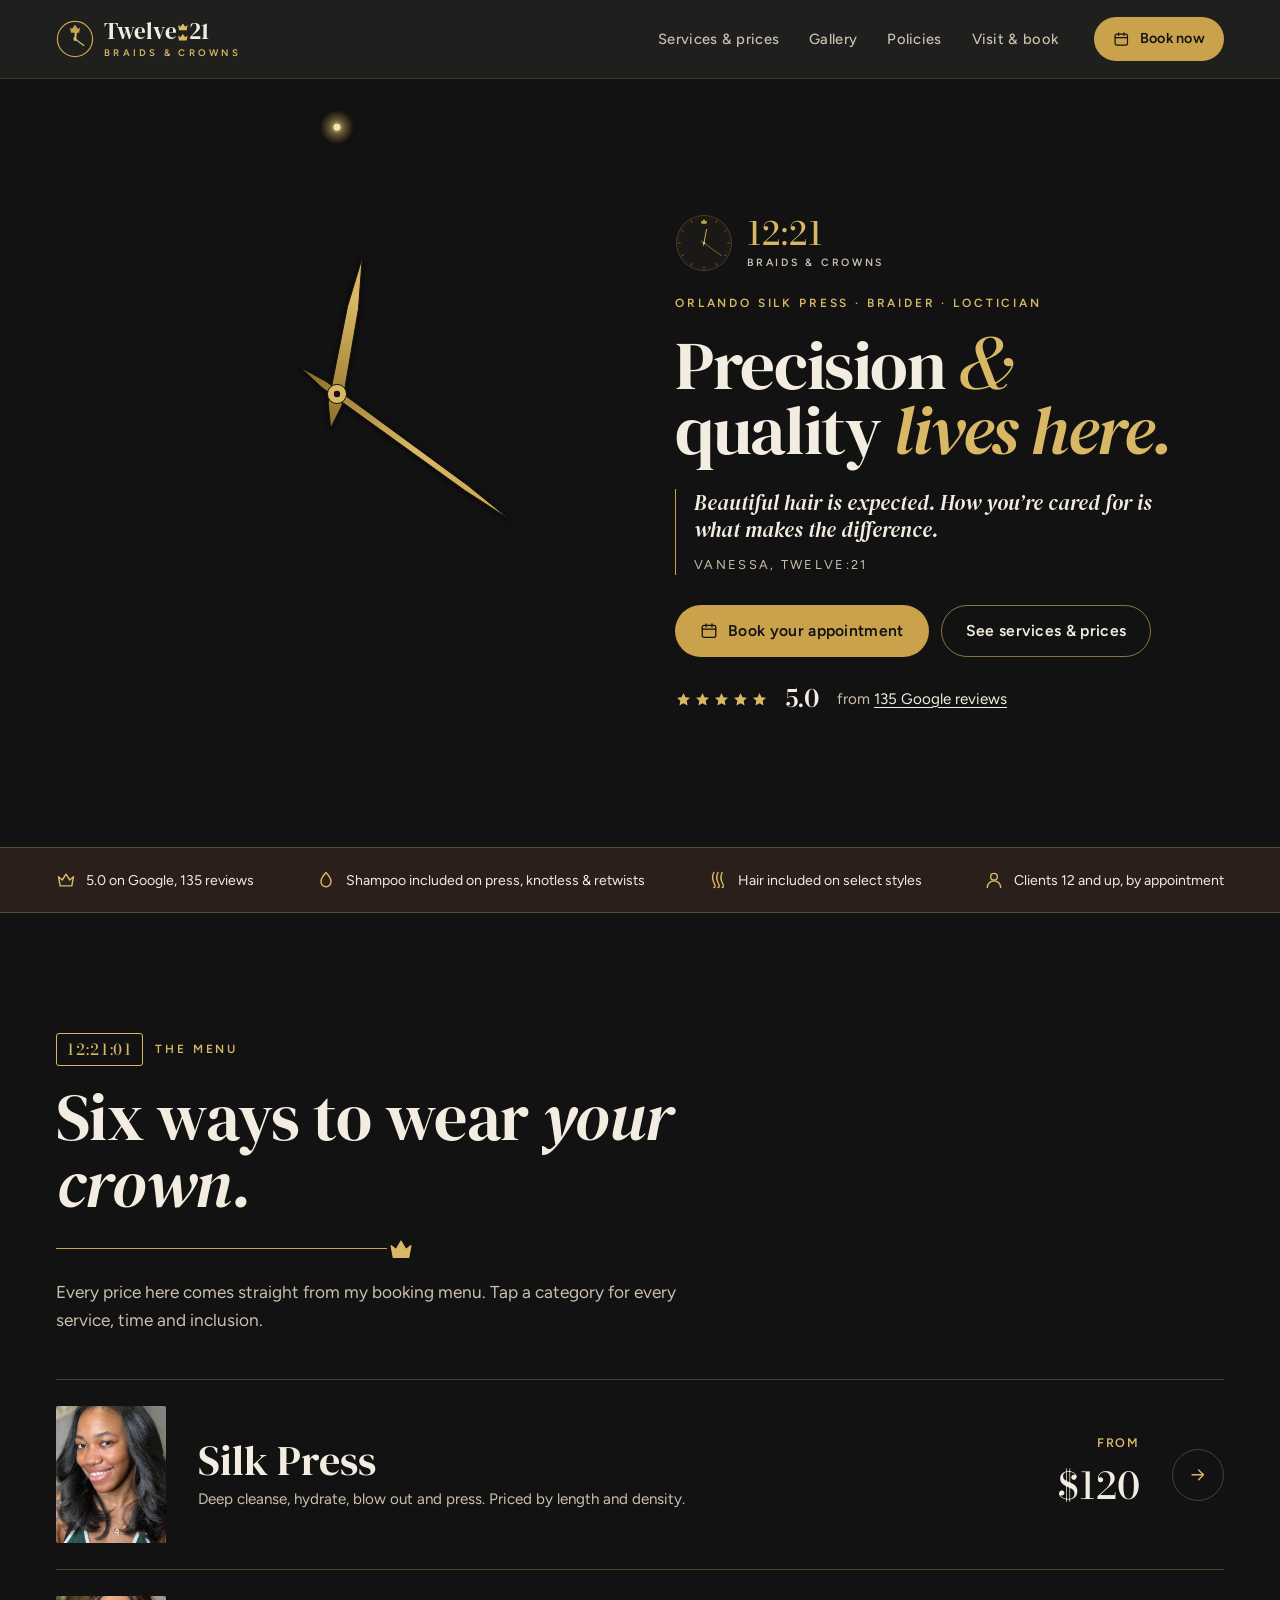
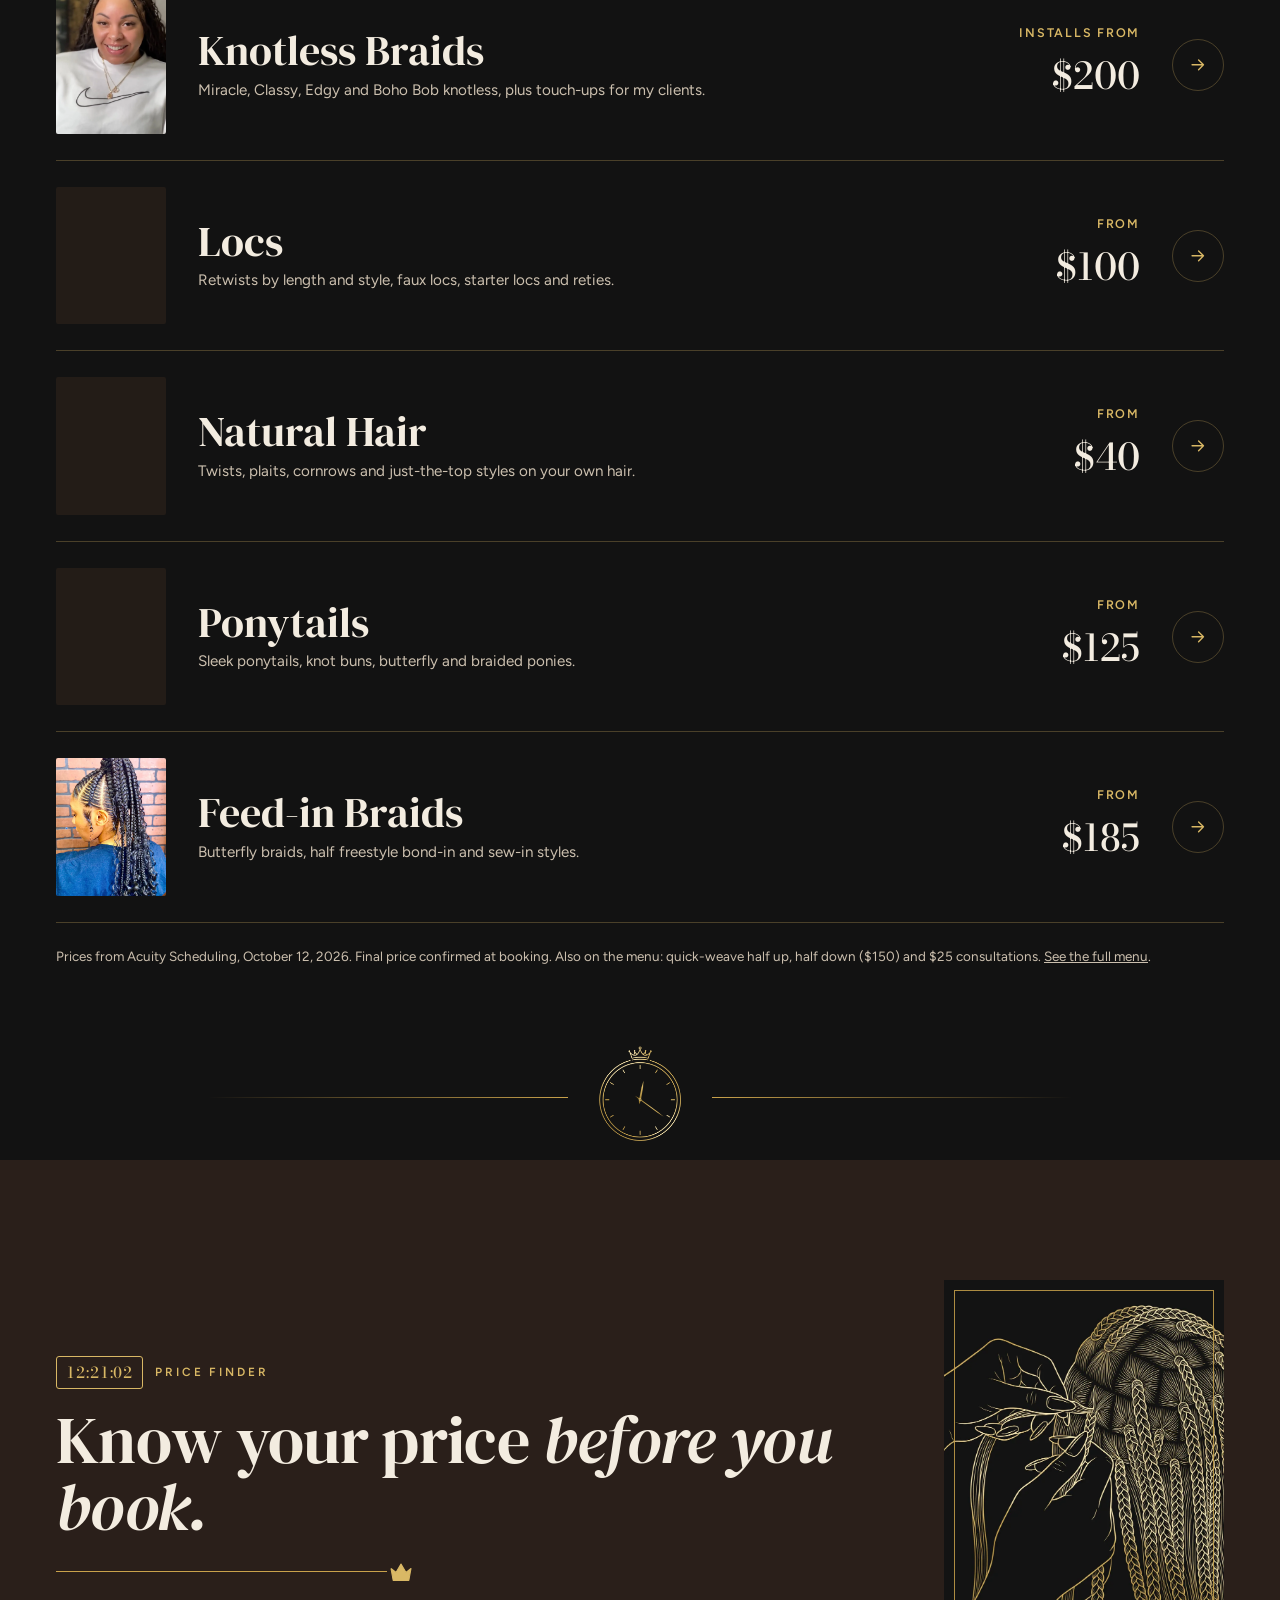
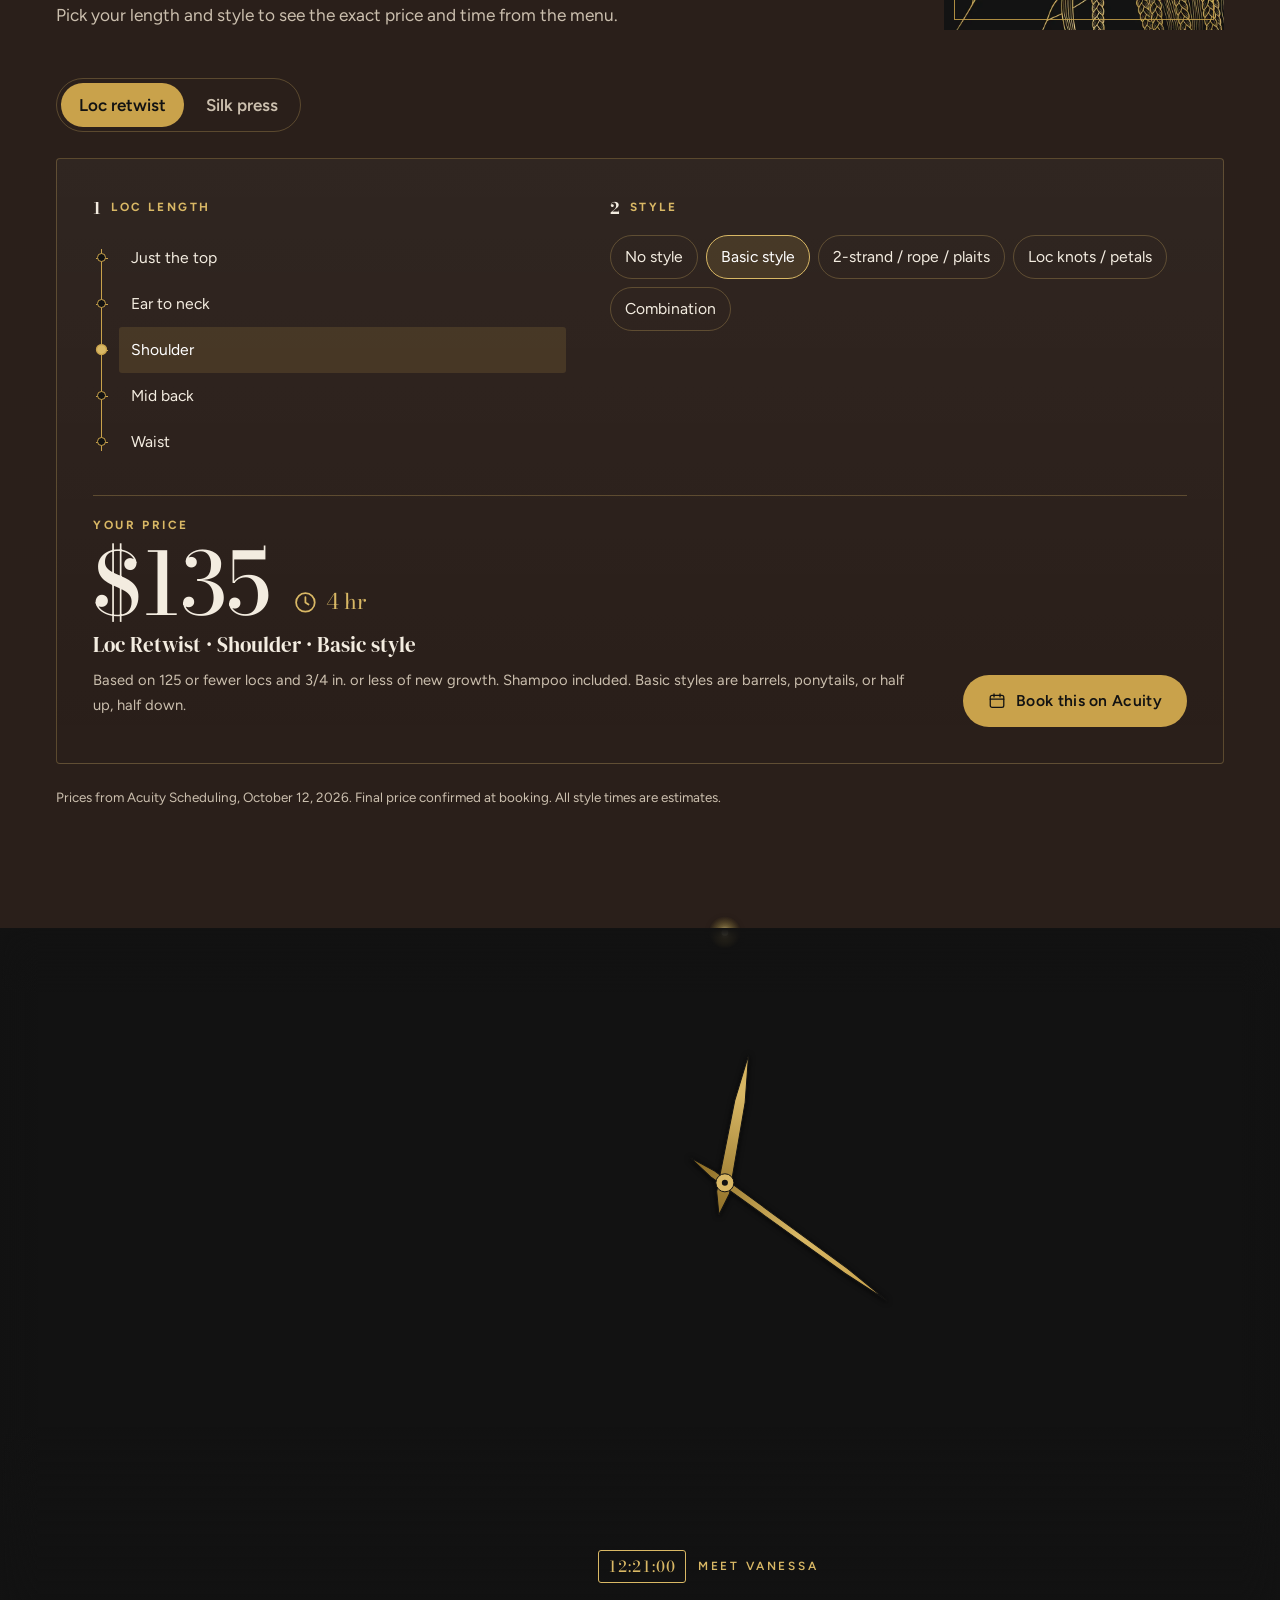
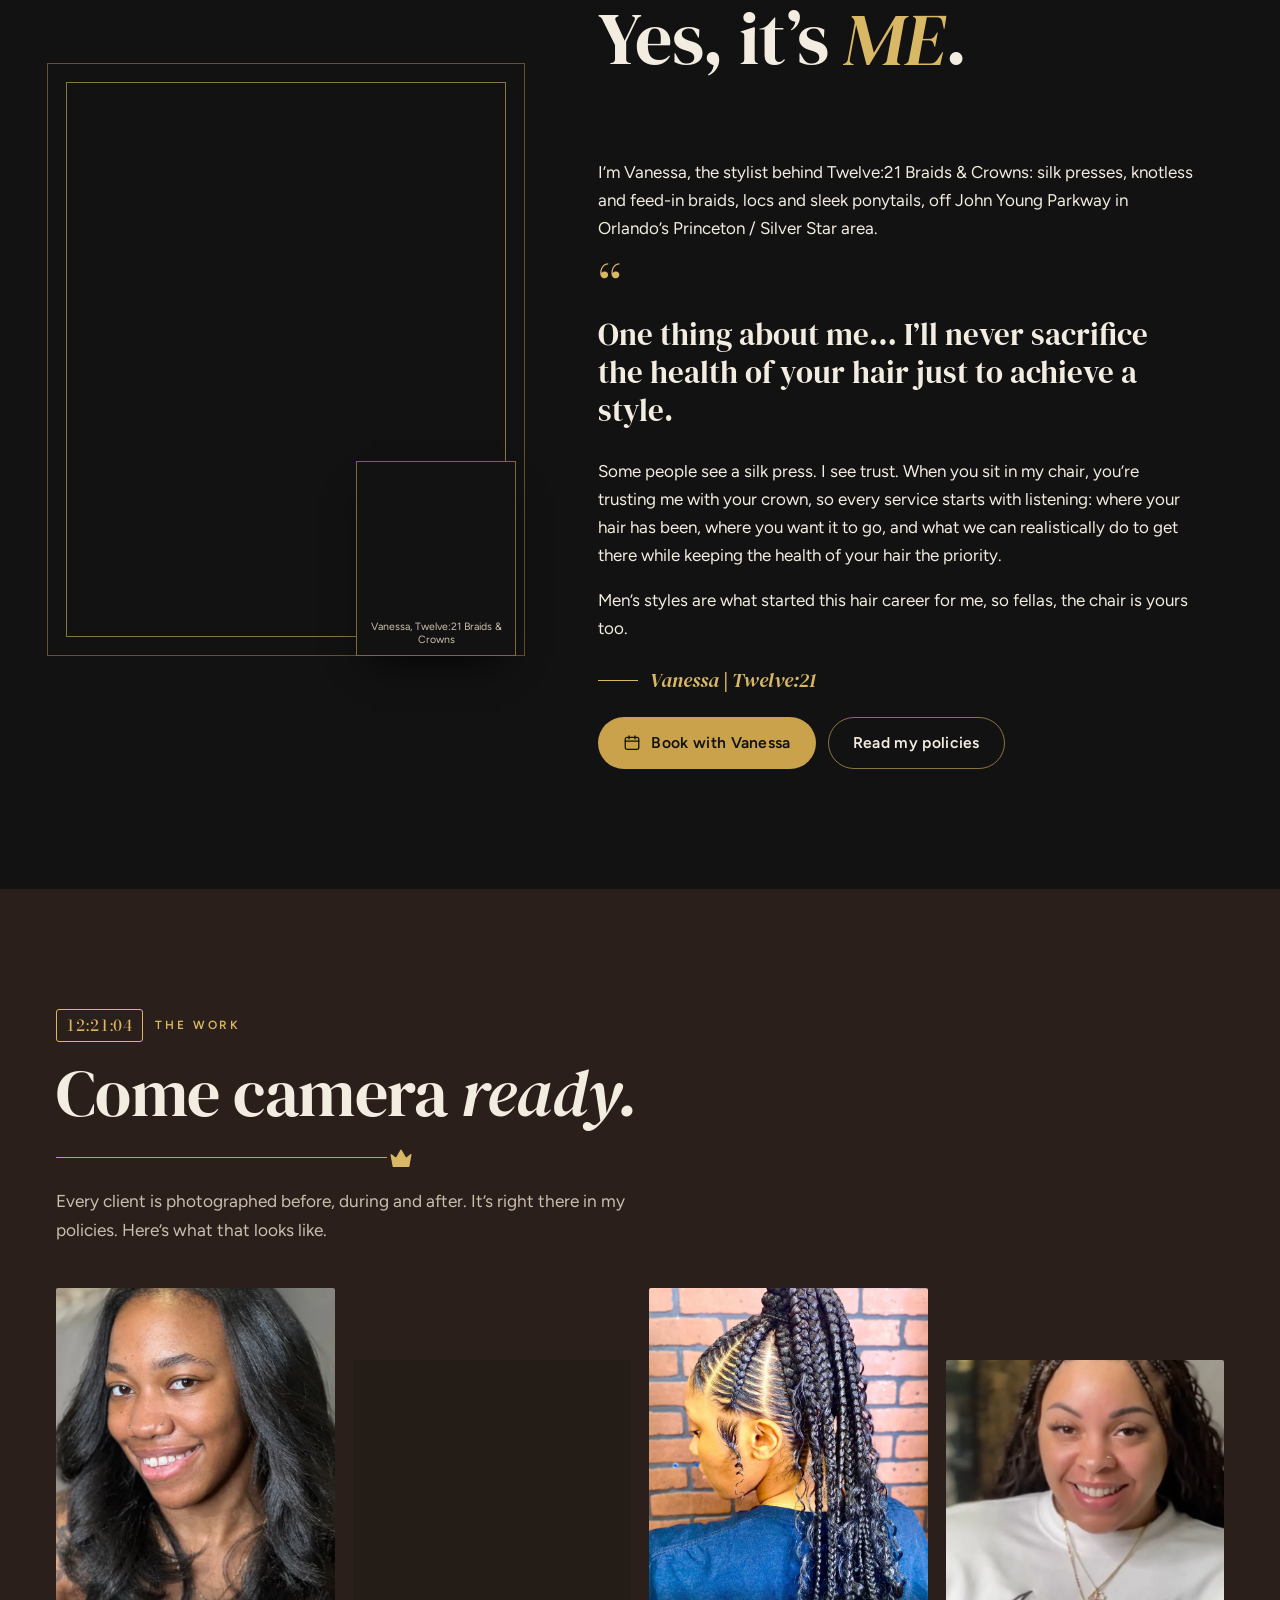
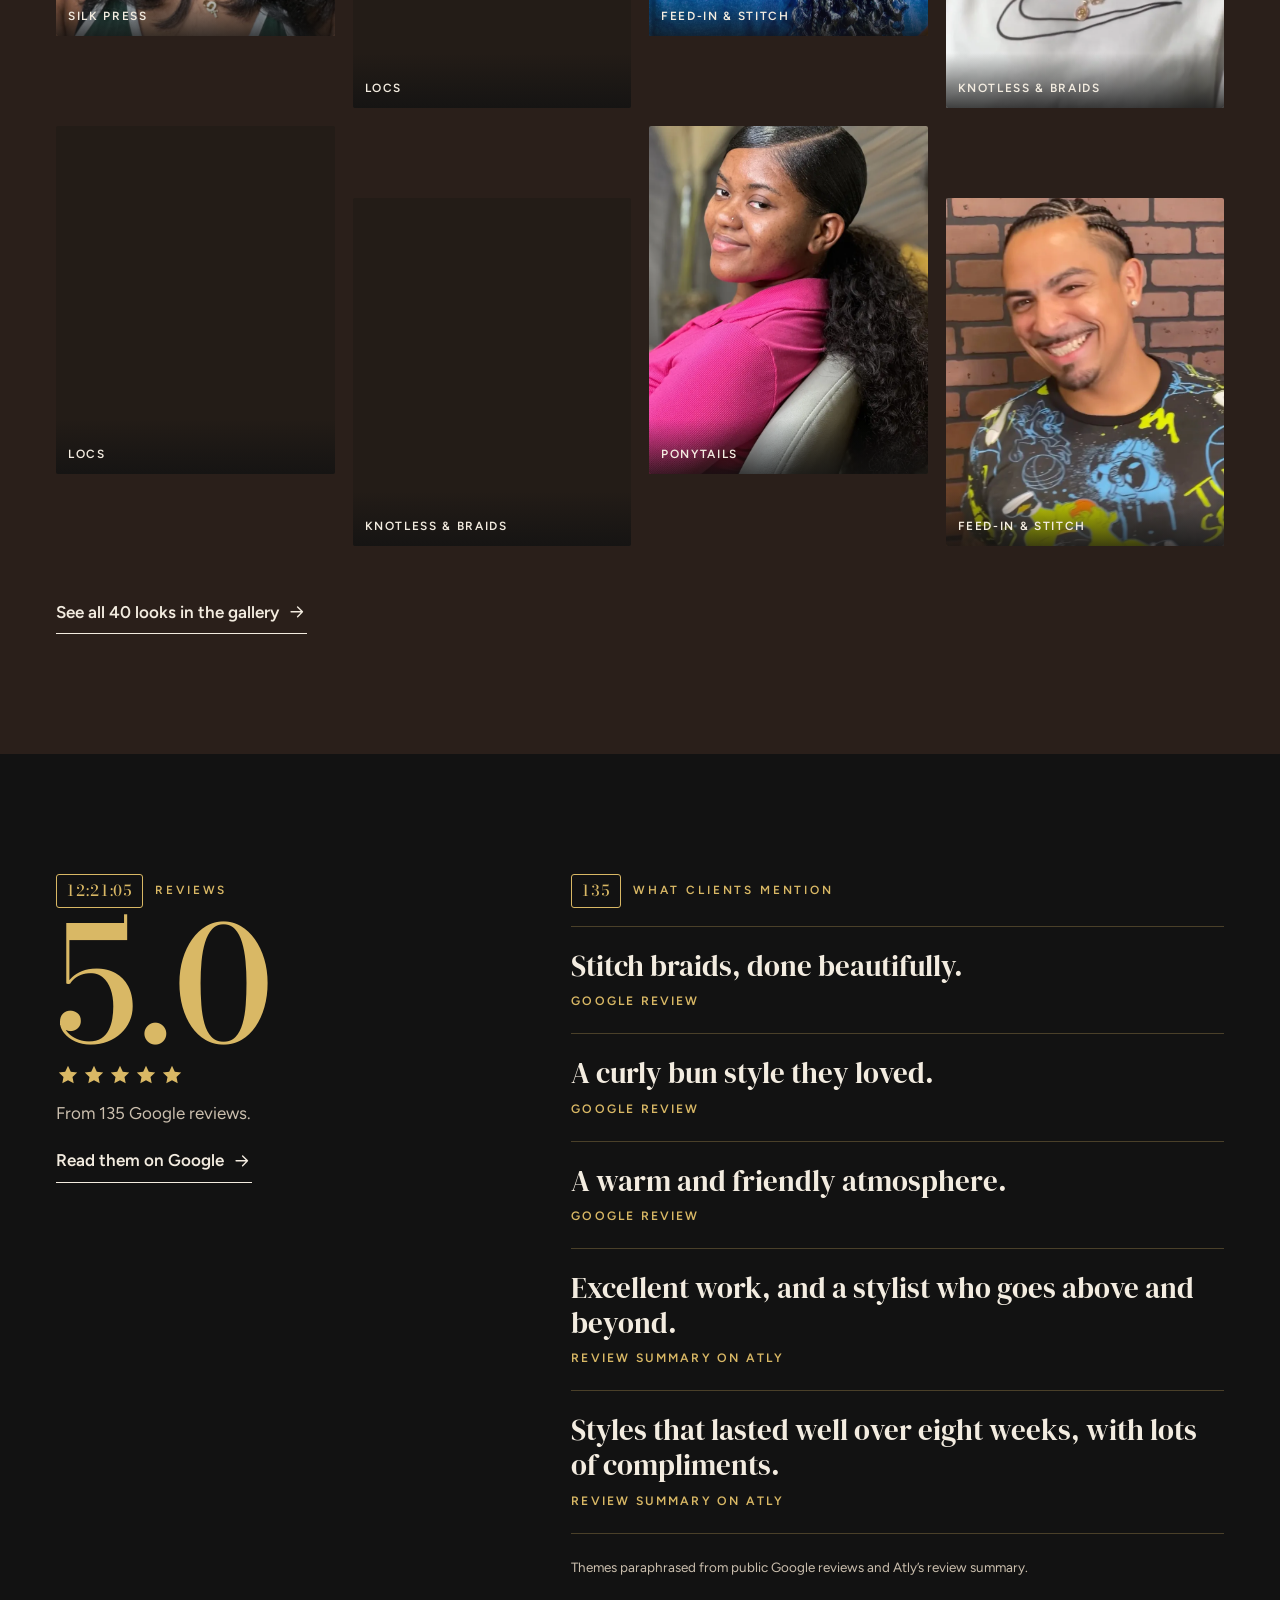
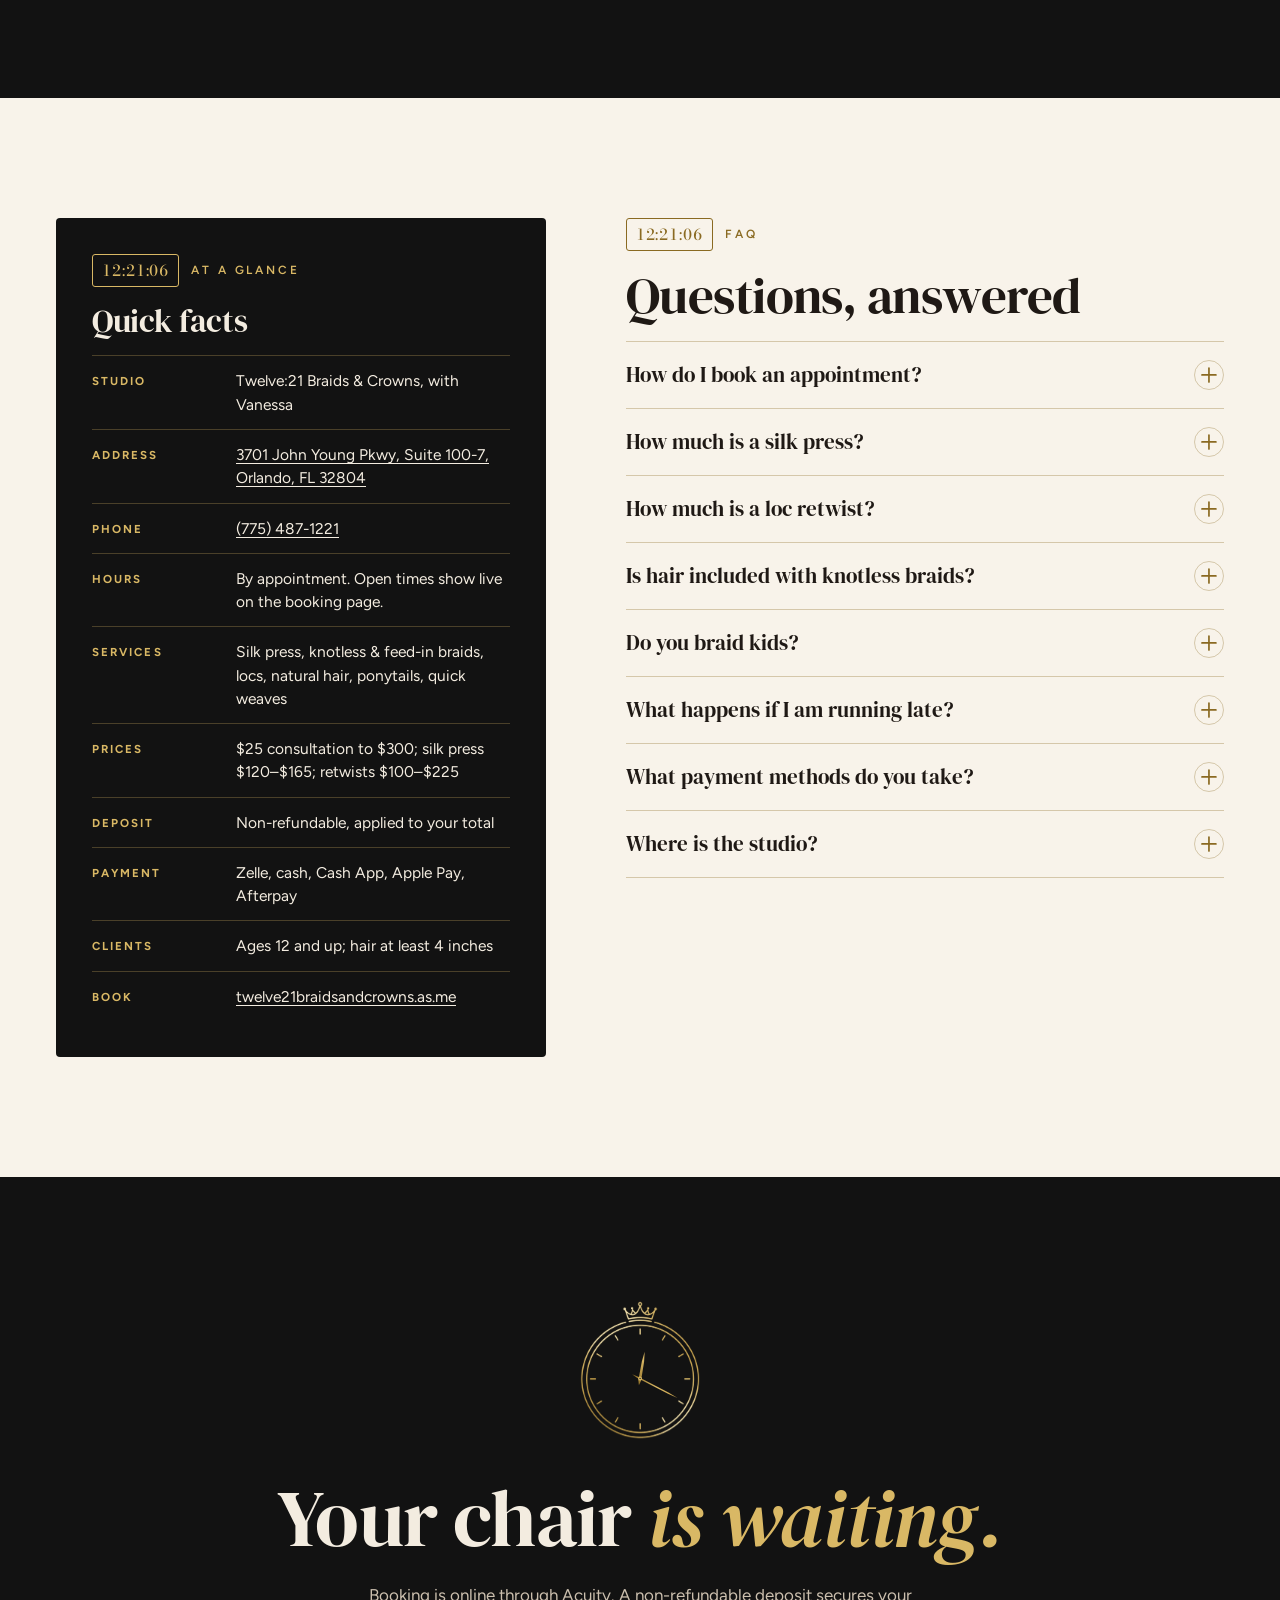
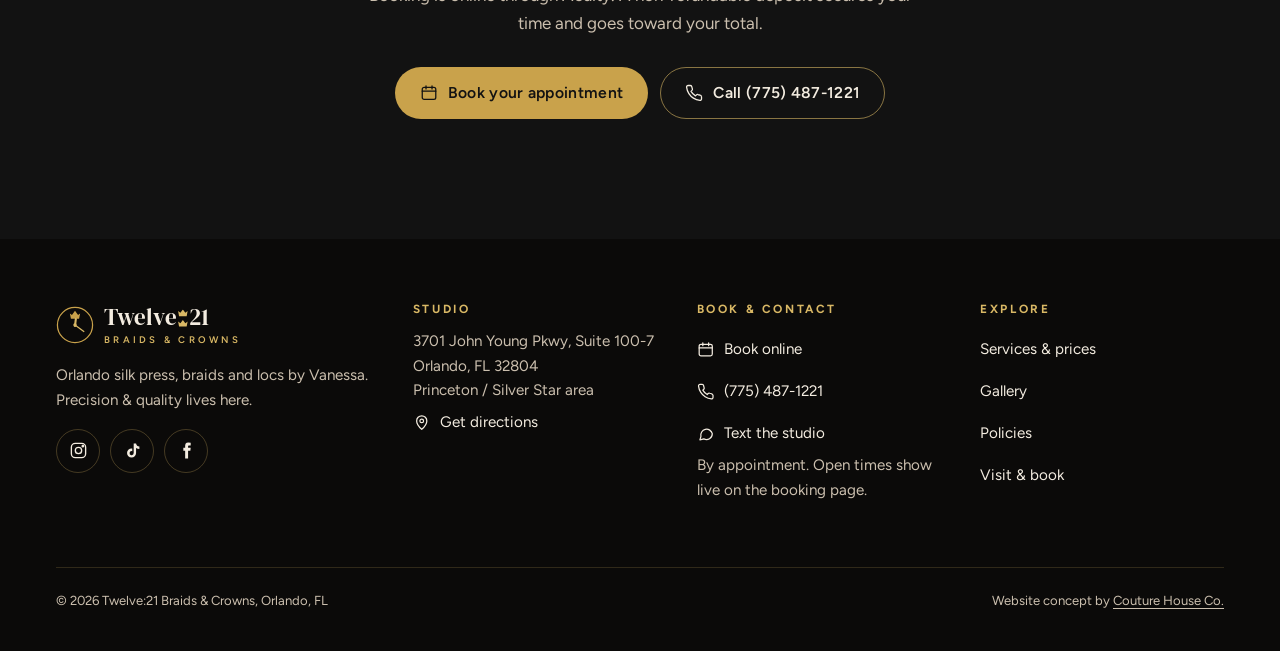
<file: index.html>
<!doctype html>
<html lang="en">
<head>
<meta charset="utf-8">
<meta name="viewport" content="width=device-width, initial-scale=1, viewport-fit=cover">
<title>Silk Press, Knotless Braids & Locs in Orlando | Twelve:21</title>
<meta name="description" content="Orlando silk press, knotless and feed-in braids, locs and sleek ponytails by Vanessa. 5.0 from 135 Google reviews. See prices and book online.">
<link rel="canonical" href="https://twelve21-braids-crowns.netlify.app/">
<meta name="theme-color" content="#121212">
<meta name="format-detection" content="telephone=no">
<meta name="robots" content="index, follow, max-image-preview:large">
<meta property="og:type" content="website">
<meta property="og:site_name" content="Twelve:21 Braids &amp; Crowns">
<meta property="og:title" content="Silk Press, Knotless Braids & Locs in Orlando | Twelve:21">
<meta property="og:description" content="Orlando silk press, knotless and feed-in braids, locs and sleek ponytails by Vanessa. 5.0 from 135 Google reviews. See prices and book online.">
<meta property="og:url" content="https://twelve21-braids-crowns.netlify.app/">
<meta property="og:image" content="https://twelve21-braids-crowns.netlify.app/assets/img/share-2.jpg">
<meta property="og:image:secure_url" content="https://twelve21-braids-crowns.netlify.app/assets/img/share-2.jpg">
<meta property="og:image:width" content="1200">
<meta property="og:image:height" content="630">
<meta property="og:image:type" content="image/jpeg">
<meta property="og:image:alt" content="Twelve:21 Braids &amp; Crowns, Orlando: Precision and quality lives here. 5.0 on Google from 135 reviews.">
<meta property="og:locale" content="en_US">
<meta name="twitter:card" content="summary_large_image">
<meta name="twitter:title" content="Silk Press, Knotless Braids & Locs in Orlando | Twelve:21">
<meta name="twitter:description" content="Orlando silk press, knotless and feed-in braids, locs and sleek ponytails by Vanessa. 5.0 from 135 Google reviews. See prices and book online.">
<meta name="twitter:image" content="https://twelve21-braids-crowns.netlify.app/assets/img/share-2.jpg">
<link rel="icon" href="assets/img/favicon.svg" type="image/svg+xml">
<link rel="icon" href="assets/img/favicon-32.png" sizes="32x32" type="image/png">
<link rel="apple-touch-icon" href="assets/img/apple-touch-icon.png">
<link rel="manifest" href="site.webmanifest">
<link rel="preload" href="assets/fonts/dm-serif-display-latin-400-normal.woff2" as="font" type="font/woff2" crossorigin>
<link rel="preload" href="assets/fonts/figtree-latin-wght-normal.woff2" as="font" type="font/woff2" crossorigin>
<link rel="preload" as="image" href="assets/img/gold-line-hero-desktop-poster.webp" imagesrcset="assets/img/gold-line-hero-desktop-poster.webp 1600w, assets/img/gold-line-hero-desktop-poster-1928.webp 1928w" imagesizes="100vw" media="(min-width: 960px) and (min-aspect-ratio: 7/5)" fetchpriority="high">
<link rel="preload" as="image" href="assets/img/gold-line-hero-mobile-poster.webp" imagesrcset="assets/img/gold-line-hero-mobile-poster.webp 720w, assets/img/gold-line-hero-mobile-poster-1072.webp 1072w" imagesizes="(min-width: 600px) 560px, 100vw" media="not all and (min-width: 960px) and (min-aspect-ratio: 7/5)" fetchpriority="high">
<link rel="stylesheet" href="assets/css/fonts.css?v=20261012b">
<link rel="stylesheet" href="assets/css/site.css?v=20261012b">
<script src="assets/js/js-flag.js"></script>
<script src="assets/js/site.js" defer></script>
<script type="application/ld+json">{"@context":"https://schema.org","@type":"HairSalon","@id":"https://twelve21-braids-crowns.netlify.app/#salon","name":"Twelve:21 Braids & Crowns","url":"https://twelve21-braids-crowns.netlify.app/","logo":"https://twelve21-braids-crowns.netlify.app/assets/img/apple-touch-icon.png","image":["https://twelve21-braids-crowns.netlify.app/assets/img/share-2.jpg","https://twelve21-braids-crowns.netlify.app/assets/img/sleek-braided-ponytail-precision-parts.webp"],"description":"Orlando silk press, knotless and feed-in braids, locs and sleek ponytails by Vanessa. Precision and quality, by appointment.","telephone":"+1-775-487-1221","address":{"@type":"PostalAddress","streetAddress":"3701 John Young Pkwy, Suite 100-7","addressLocality":"Orlando","addressRegion":"FL","postalCode":"32804","addressCountry":"US"},"geo":{"@type":"GeoCoordinates","latitude":28.5821472,"longitude":-81.4159934},"areaServed":[{"@type":"City","name":"Orlando"},"Princeton / Silver Star","College Park","Pine Hills"],"priceRange":"$25-$300","paymentAccepted":"Zelle, Cash, Cash App, Apple Pay, Afterpay","sameAs":["https://www.instagram.com/twelve21_braidsandcrowns/","https://www.tiktok.com/@twelve21_braidsandcrowns","https://www.facebook.com/Twelve21BraidsAndCrowns","https://www.yelp.com/biz/twelve-21-braids-and-crowns-orlando","https://linktr.ee/twelve21braidsandcrowns"],"potentialAction":{"@type":"ReserveAction","target":"https://twelve21braidsandcrowns.as.me/","name":"Book an appointment"},"aggregateRating":{"@type":"AggregateRating","ratingValue":"5.0","reviewCount":"135","bestRating":"5"},"hasOfferCatalog":{"@type":"OfferCatalog","name":"Twelve:21 menu (Acuity, Oct 12 2026)","itemListElement":[{"@type":"OfferCatalog","name":"Silk Press","itemListElement":[{"@type":"Offer","price":"120","priceCurrency":"USD","itemOffered":{"@type":"Service","name":"Silk Press, Short, Fine","description":"Approx. 2 hr"}},{"@type":"Offer","price":"135","priceCurrency":"USD","itemOffered":{"@type":"Service","name":"Silk Press, Short, Thick","description":"Approx. 2 hr"}},{"@type":"Offer","price":"135","priceCurrency":"USD","itemOffered":{"@type":"Service","name":"Silk Press, Medium, Fine","description":"Approx. 2 hr 15 min"}},{"@type":"Offer","price":"150","priceCurrency":"USD","itemOffered":{"@type":"Service","name":"Silk Press, Medium, Thick","description":"Approx. 2 hr 15 min"}},{"@type":"Offer","price":"150","priceCurrency":"USD","itemOffered":{"@type":"Service","name":"Silk Press, Long, Fine","description":"Approx. 2 hr 35 min"}},{"@type":"Offer","price":"165","priceCurrency":"USD","itemOffered":{"@type":"Service","name":"Silk Press, Long, Thick","description":"Approx. 2 hr 35 min"}},{"@type":"Offer","price":"175","priceCurrency":"USD","itemOffered":{"@type":"Service","name":"Smoothing System","description":"Approx. 3 hr"}}]},{"@type":"OfferCatalog","name":"Knotless Braids","itemListElement":[{"@type":"Offer","price":"250","priceCurrency":"USD","itemOffered":{"@type":"Service","name":"Miracle Knotless (Smedium / Medium)","description":"Approx. 5 hr"}},{"@type":"Offer","price":"200","priceCurrency":"USD","itemOffered":{"@type":"Service","name":"Miracle Knotless (Large)","description":"Approx. 5 hr"}},{"@type":"Offer","price":"300","priceCurrency":"USD","itemOffered":{"@type":"Service","name":"Miracle Knotless (Small)","description":"Approx. 6 hr"}},{"@type":"Offer","price":"295","priceCurrency":"USD","itemOffered":{"@type":"Service","name":"Classy Knotless (Medium)","description":"Approx. 8 hr"}},{"@type":"Offer","price":"275","priceCurrency":"USD","itemOffered":{"@type":"Service","name":"Edgy Knotless (Large)","description":"Approx. 6 hr"}},{"@type":"Offer","price":"300","priceCurrency":"USD","itemOffered":{"@type":"Service","name":"Knotless Boho Bob (Medium)","description":"Approx. 8 hr"}},{"@type":"Offer","price":"275","priceCurrency":"USD","itemOffered":{"@type":"Service","name":"Knotless Boho Bob (Large)","description":"Approx. 7 hr"}},{"@type":"Offer","price":"295","priceCurrency":"USD","itemOffered":{"@type":"Service","name":"Half Freestyle, Half Knotless Plaits (Medium)","description":"Approx. 8 hr"}},{"@type":"Offer","price":"275","priceCurrency":"USD","itemOffered":{"@type":"Service","name":"Half Freestyle, Half Knotless Plaits (Large)","description":"Approx. 6 hr"}},{"@type":"Offer","price":"135","priceCurrency":"USD","itemOffered":{"@type":"Service","name":"Knotless Classic (Medium) Touch-Up","description":"Approx. 3 hr 30 min"}},{"@type":"Offer","price":"125","priceCurrency":"USD","itemOffered":{"@type":"Service","name":"Knotless Edgy (Large) Touch-Up","description":"Approx. 3 hr"}}]},{"@type":"OfferCatalog","name":"Locs","itemListElement":[{"@type":"Offer","price":"295","priceCurrency":"USD","itemOffered":{"@type":"Service","name":"Faux / Soft Locs","description":"Approx. 5 hr"}},{"@type":"Offer","price":"150","priceCurrency":"USD","itemOffered":{"@type":"Service","name":"Starter Locs (Traditional)","description":"Approx. 2 hr 30 min"}},{"@type":"Offer","price":"100","priceCurrency":"USD","itemOffered":{"@type":"Service","name":"Loc Retwist, Just the top, No style","description":"Approx. 1 hr 30 min"}},{"@type":"Offer","price":"110","priceCurrency":"USD","itemOffered":{"@type":"Service","name":"Loc Retwist, Just the top, Basic style","description":"Approx. 2 hr"}},{"@type":"Offer","price":"115","priceCurrency":"USD","itemOffered":{"@type":"Service","name":"Loc Retwist, Just the top, 2-strand / rope / plaits","description":"Approx. 2 hr"}},{"@type":"Offer","price":"105","priceCurrency":"USD","itemOffered":{"@type":"Service","name":"Loc Retwist, Ear to neck, No style","description":"Approx. 3 hr"}},{"@type":"Offer","price":"115","priceCurrency":"USD","itemOffered":{"@type":"Service","name":"Loc Retwist, Ear to neck, Basic style","description":"Approx. 2 hr"}},{"@type":"Offer","price":"130","priceCurrency":"USD","itemOffered":{"@type":"Service","name":"Loc Retwist, Ear to neck, 2-strand / rope / plaits","description":"Approx. 2 hr"}},{"@type":"Offer","price":"150","priceCurrency":"USD","itemOffered":{"@type":"Service","name":"Loc Retwist, Ear to neck, Combination","description":"Approx. 2 hr"}},{"@type":"Offer","price":"125","priceCurrency":"USD","itemOffered":{"@type":"Service","name":"Loc Retwist, Shoulder, No style","description":"Approx. 3 hr"}},{"@type":"Offer","price":"135","priceCurrency":"USD","itemOffered":{"@type":"Service","name":"Loc Retwist, Shoulder, Basic style","description":"Approx. 4 hr"}},{"@type":"Offer","price":"150","priceCurrency":"USD","itemOffered":{"@type":"Service","name":"Loc Retwist, Shoulder, 2-strand / rope / plaits","description":"Approx. 4 hr"}},{"@type":"Offer","price":"165","priceCurrency":"USD","itemOffered":{"@type":"Service","name":"Loc Retwist, Shoulder, Loc knots / petals","description":"Approx. 2 hr"}},{"@type":"Offer","price":"175","priceCurrency":"USD","itemOffered":{"@type":"Service","name":"Loc Retwist, Shoulder, Combination","description":"Approx. 2 hr"}},{"@type":"Offer","price":"135","priceCurrency":"USD","itemOffered":{"@type":"Service","name":"Loc Retwist, Mid back, No style","description":"Approx. 3 hr"}},{"@type":"Offer","price":"145","priceCurrency":"USD","itemOffered":{"@type":"Service","name":"Loc Retwist, Mid back, Basic style","description":"Approx. 3 hr"}},{"@type":"Offer","price":"175","priceCurrency":"USD","itemOffered":{"@type":"Service","name":"Loc Retwist, Mid back, 2-strand / rope / plaits","description":"Approx. 4 hr"}},{"@type":"Offer","price":"185","priceCurrency":"USD","itemOffered":{"@type":"Service","name":"Loc Retwist, Mid back, Loc knots / petals","description":"Approx. 3 hr"}},{"@type":"Offer","price":"210","priceCurrency":"USD","itemOffered":{"@type":"Service","name":"Loc Retwist, Mid back, Combination","description":"Approx. 4 hr"}},{"@type":"Offer","price":"165","priceCurrency":"USD","itemOffered":{"@type":"Service","name":"Loc Retwist, Waist, No style","description":"Approx. 1 hr 30 min"}},{"@type":"Offer","price":"175","priceCurrency":"USD","itemOffered":{"@type":"Service","name":"Loc Retwist, Waist, Basic style","description":"Approx. 4 hr 30 min"}},{"@type":"Offer","price":"190","priceCurrency":"USD","itemOffered":{"@type":"Service","name":"Loc Retwist, Waist, 2-strand / rope / plaits","description":"Approx. 4 hr"}},{"@type":"Offer","price":"205","priceCurrency":"USD","itemOffered":{"@type":"Service","name":"Loc Retwist, Waist, Loc knots / petals","description":"Approx. 4 hr"}},{"@type":"Offer","price":"225","priceCurrency":"USD","itemOffered":{"@type":"Service","name":"Loc Retwist, Waist, Combination","description":"Approx. 4 hr"}},{"@type":"Offer","price":"150","priceCurrency":"USD","itemOffered":{"@type":"Service","name":"Loc Retie, Interlocking (not micro)","description":"Approx. 2 hr 55 min"}},{"@type":"Offer","price":"300","priceCurrency":"USD","itemOffered":{"@type":"Service","name":"Retie, Micro Locs","description":"Approx. 4 hr"}}]},{"@type":"OfferCatalog","name":"Natural Hair","itemListElement":[{"@type":"Offer","price":"40","priceCurrency":"USD","itemOffered":{"@type":"Service","name":"Braid Down","description":"Approx. 30 min"}},{"@type":"Offer","price":"75","priceCurrency":"USD","itemOffered":{"@type":"Service","name":"Protective Style Prep","description":"Approx. 45 min"}},{"@type":"Offer","price":"125","priceCurrency":"USD","itemOffered":{"@type":"Service","name":"Medium Two-Strand Twists","description":"Approx. 3 hr"}},{"@type":"Offer","price":"135","priceCurrency":"USD","itemOffered":{"@type":"Service","name":"Medium Plaits","description":"Approx. 3 hr"}},{"@type":"Offer","price":"115","priceCurrency":"USD","itemOffered":{"@type":"Service","name":"Large Plaits","description":"Approx. 2 hr 30 min"}},{"@type":"Offer","price":"120","priceCurrency":"USD","itemOffered":{"@type":"Service","name":"3 to 5 Cornrows","description":"Approx. 2 hr 30 min"}},{"@type":"Offer","price":"130","priceCurrency":"USD","itemOffered":{"@type":"Service","name":"6 to 8 Cornrows","description":"Approx. 3 hr"}},{"@type":"Offer","price":"150","priceCurrency":"USD","itemOffered":{"@type":"Service","name":"9 to 12 Cornrows","description":"Approx. 3 hr 30 min"}},{"@type":"Offer","price":"60","priceCurrency":"USD","itemOffered":{"@type":"Service","name":"Just the Top, 2 Braids","description":"Approx. 1 hr"}},{"@type":"Offer","price":"85","priceCurrency":"USD","itemOffered":{"@type":"Service","name":"Just the Top, 3 to 5 Braids","description":"Approx. 1 hr 30 min"}},{"@type":"Offer","price":"120","priceCurrency":"USD","itemOffered":{"@type":"Service","name":"Just the Top, Freestyle Braids","description":"Approx. 2 hr"}},{"@type":"Offer","price":"110","priceCurrency":"USD","itemOffered":{"@type":"Service","name":"Just the Top, Plaits / Two-Strand (Medium)","description":"Approx. 2 hr 30 min"}},{"@type":"Offer","price":"100","priceCurrency":"USD","itemOffered":{"@type":"Service","name":"Just the Top, Plaits / Twist (Large)","description":"Approx. 2 hr"}}]},{"@type":"OfferCatalog","name":"Ponytails","itemListElement":[{"@type":"Offer","price":"125","priceCurrency":"USD","itemOffered":{"@type":"Service","name":"Sleek Ponytail or Knot Bun","description":"Approx. 2 hr"}},{"@type":"Offer","price":"130","priceCurrency":"USD","itemOffered":{"@type":"Service","name":"Sleek Ponytail or Knot Bun with Part, Swoop, Braid or Bang","description":"Approx. 2 hr"}},{"@type":"Offer","price":"150","priceCurrency":"USD","itemOffered":{"@type":"Service","name":"Double Sleek Ponytails / Knot Buns","description":"Approx. 2 hr"}},{"@type":"Offer","price":"160","priceCurrency":"USD","itemOffered":{"@type":"Service","name":"Double Sleek Ponytails / Knot Buns with Swoop","description":"Approx. 2 hr"}},{"@type":"Offer","price":"130","priceCurrency":"USD","itemOffered":{"@type":"Service","name":"Sleek Butterfly Ponytail","description":"Approx. 2 hr"}},{"@type":"Offer","price":"175","priceCurrency":"USD","itemOffered":{"@type":"Service","name":"Butterfly Ponytail with 3 to 4 Stitch Braids","description":"Approx. 2 hr"}},{"@type":"Offer","price":"250","priceCurrency":"USD","itemOffered":{"@type":"Service","name":"Small Braided Pony (10+ cornrows)","description":"Approx. 5 hr"}},{"@type":"Offer","price":"200","priceCurrency":"USD","itemOffered":{"@type":"Service","name":"Medium Braided Pony (7 to 9 cornrows)","description":"Approx. 5 hr"}},{"@type":"Offer","price":"175","priceCurrency":"USD","itemOffered":{"@type":"Service","name":"Large Braided Pony (4 to 6 cornrows)","description":"Approx. 4 hr 30 min"}}]},{"@type":"OfferCatalog","name":"Weave","itemListElement":[{"@type":"Offer","price":"150","priceCurrency":"USD","itemOffered":{"@type":"Service","name":"Half Up Sleek Ponytail, Half Down (Quick Weave)","description":"Approx. 2 hr 30 min"}},{"@type":"Offer","price":"150","priceCurrency":"USD","itemOffered":{"@type":"Service","name":"Half Up, Half Down with 2 Braids (Quick Weave)","description":"Approx. 2 hr 30 min"}}]},{"@type":"OfferCatalog","name":"Feed-in Braids","itemListElement":[{"@type":"Offer","price":"185","priceCurrency":"USD","itemOffered":{"@type":"Service","name":"4 Butterfly Braids with Bun(s) and Curls","description":"Approx. 3 hr"}},{"@type":"Offer","price":"195","priceCurrency":"USD","itemOffered":{"@type":"Service","name":"4 Butterfly Braids with French Curls","description":"Approx. 3 hr"}},{"@type":"Offer","price":"200","priceCurrency":"USD","itemOffered":{"@type":"Service","name":"Half Freestyle, Half Bond-In","description":"Approx. 3 hr"}},{"@type":"Offer","price":"250","priceCurrency":"USD","itemOffered":{"@type":"Service","name":"Half Freestyle, Half Sew-In","description":"Approx. 4 hr"}}]},{"@type":"OfferCatalog","name":"Consultations","itemListElement":[{"@type":"Offer","price":"25","priceCurrency":"USD","itemOffered":{"@type":"Service","name":"Consultation for Future Services","description":"Approx. 20 min"}},{"@type":"Offer","price":"25","priceCurrency":"USD","itemOffered":{"@type":"Service","name":"Consultation for Locs","description":"Approx. 20 min"}}]}]}}</script>
<script type="application/ld+json">{"@context":"https://schema.org","@type":"WebSite","name":"Twelve:21 Braids & Crowns","url":"https://twelve21-braids-crowns.netlify.app/"}</script>
<script type="application/ld+json">{"@context":"https://schema.org","@type":"FAQPage","mainEntity":[{"@type":"Question","name":"How do I book an appointment?","acceptedAnswer":{"@type":"Answer","text":"Book online through Acuity at twelve21braidsandcrowns.as.me. A non-refundable deposit secures your appointment and is applied to your final total."}},{"@type":"Question","name":"How much is a silk press?","acceptedAnswer":{"@type":"Answer","text":"A silk press is $120 to $165 depending on length and density, and takes about 2 to 2 hours 35 minutes. It includes a deep cleanse, condition, hydrate, blow out and press."}},{"@type":"Question","name":"How much is a loc retwist?","acceptedAnswer":{"@type":"Answer","text":"Loc retwists run $100 to $225 depending on length and style, from just the top with no style ($100) to waist length with a combination style ($225). Shampoo is included."}},{"@type":"Question","name":"Is hair included with knotless braids?","acceptedAnswer":{"@type":"Answer","text":"It depends on the style. Classy and Edgy knotless and Faux Locs include hair. For Miracle Knotless you bring 3 to 5 bundles, and for the Boho Bob you drop off your boho hair 24 hours before."}},{"@type":"Question","name":"Do you braid kids?","acceptedAnswer":{"@type":"Answer","text":"Clients must be 12 or older, and hair must be at least 4 inches long."}},{"@type":"Question","name":"What happens if I am running late?","acceptedAnswer":{"@type":"Answer","text":"Communication is key: 10 minutes late is $10, 15 minutes is $20, and at 20 minutes the appointment is rescheduled unless a shorter style is possible."}},{"@type":"Question","name":"What payment methods do you take?","acceptedAnswer":{"@type":"Answer","text":"The remaining balance can be paid with Zelle, cash, Cash App, Apple Pay or Afterpay."}},{"@type":"Question","name":"Where is the studio?","acceptedAnswer":{"@type":"Answer","text":"3701 John Young Pkwy, Suite 100-7, Orlando, FL 32804, off John Young Parkway in the Princeton / Silver Star area of northwest Orlando."}}]}</script>
</head>
<body>
<a class="skip" href="#main">Skip to content</a>
<header class="site-header">
  <div class="wrap hdr">
    <a class="brand" href="index.html" aria-current="page" aria-label="Twelve:21 Braids and Crowns, home"><svg class="brand-mark" viewBox="0 0 40 40" aria-hidden="true" focusable="false"><circle cx="20" cy="20" r="18.5" fill="none" stroke="#C9A24B" stroke-width="1.3"/><path d="M14.6 7.8l2.2 1.7 3.2-4.5 3.2 4.5 2.2-1.7-1.1 5.6h-8.6z" fill="#C9A24B"/><line x1="20" y1="21" x2="20.9" y2="13.6" stroke="#D9B865" stroke-width="2.2" stroke-linecap="round"/><line x1="20" y1="20" x2="29.3" y2="26.8" stroke="#D9B865" stroke-width="1.4" stroke-linecap="round"/><circle cx="20" cy="20" r="1.8" fill="#D9B865"/></svg><span class="wm"><span class="wm-name">Twelve<svg class="crown-colon" viewBox="0 0 10 19" aria-hidden="true" focusable="false"><path fill="currentColor" d="M0 1.6l2.4 1.9L5 0l2.6 3.5L10 1.6 9 7H1zM0 12.6l2.4 1.9L5 11l2.6 3.5 2.4-1.9L9 18H1z"/></svg>21</span><span class="wm-sub">Braids &amp; Crowns</span></span></a>
    <nav class="nav-d" aria-label="Main"><ul><li><a href="services.html">Services &amp; prices</a></li><li><a href="gallery.html">Gallery</a></li><li><a href="policies.html">Policies</a></li><li><a href="visit.html">Visit &amp; book</a></li></ul></nav>
    <a class="btn btn-gold hdr-cta" href="https://twelve21braidsandcrowns.as.me/"><svg class="icon" viewBox="0 0 24 24" aria-hidden="true" focusable="false"><rect x="3" y="4.5" width="18" height="16" rx="2.5"/><path d="M3 9.5h18M8 2.5v4M16 2.5v4"/></svg>Book now</a>
    <button class="menu-btn" type="button" aria-expanded="false" aria-controls="mnav"><span class="bars" aria-hidden="true"><span></span><span></span></span>Menu</button>
  </div>
</header>
<div class="mnav" id="mnav" role="dialog" aria-modal="true" aria-label="Site menu" hidden>
  <div class="mnav-top"><span class="brand"><svg class="brand-mark" viewBox="0 0 40 40" aria-hidden="true" focusable="false"><circle cx="20" cy="20" r="18.5" fill="none" stroke="#C9A24B" stroke-width="1.3"/><path d="M14.6 7.8l2.2 1.7 3.2-4.5 3.2 4.5 2.2-1.7-1.1 5.6h-8.6z" fill="#C9A24B"/><line x1="20" y1="21" x2="20.9" y2="13.6" stroke="#D9B865" stroke-width="2.2" stroke-linecap="round"/><line x1="20" y1="20" x2="29.3" y2="26.8" stroke="#D9B865" stroke-width="1.4" stroke-linecap="round"/><circle cx="20" cy="20" r="1.8" fill="#D9B865"/></svg><span class="wm"><span class="wm-name">Twelve<svg class="crown-colon" viewBox="0 0 10 19" aria-hidden="true" focusable="false"><path fill="currentColor" d="M0 1.6l2.4 1.9L5 0l2.6 3.5L10 1.6 9 7H1zM0 12.6l2.4 1.9L5 11l2.6 3.5 2.4-1.9L9 18H1z"/></svg>21</span><span class="wm-sub">Braids &amp; Crowns</span></span></span><button class="mnav-close" type="button" aria-label="Close menu"><svg class="icon" viewBox="0 0 24 24" aria-hidden="true" focusable="false"><path d="M6 6l12 12M18 6 6 18"/></svg></button></div>
  <nav aria-label="Mobile"><ul><li><a href="index.html" aria-current="page">Home<span>12:21</span></a></li><li><a href="services.html">Services &amp; prices<span>12:22</span></a></li><li><a href="gallery.html">Gallery<span>12:23</span></a></li><li><a href="policies.html">Policies<span>12:24</span></a></li><li><a href="visit.html">Visit &amp; book<span>12:25</span></a></li></ul></nav>
  <div class="mnav-foot">
    <a class="btn btn-gold" href="https://twelve21braidsandcrowns.as.me/"><svg class="icon" viewBox="0 0 24 24" aria-hidden="true" focusable="false"><rect x="3" y="4.5" width="18" height="16" rx="2.5"/><path d="M3 9.5h18M8 2.5v4M16 2.5v4"/></svg>Book your appointment</a>
    <a class="btn btn-line" href="tel:+17754871221"><svg class="icon" viewBox="0 0 24 24" aria-hidden="true" focusable="false"><path d="M22 16.9v3a2 2 0 0 1-2.2 2 19.8 19.8 0 0 1-8.6-3.1 19.5 19.5 0 0 1-6-6A19.8 19.8 0 0 1 2.1 4.2 2 2 0 0 1 4.1 2h3a2 2 0 0 1 2 1.7c.1.9.4 1.8.7 2.7a2 2 0 0 1-.5 2.1L8 9.8a16 16 0 0 0 6 6l1.3-1.3a2 2 0 0 1 2.1-.4c.9.3 1.8.6 2.7.7a2 2 0 0 1 1.7 2z"/></svg>Call (775) 487-1221</a>
    <p>3701 John Young Pkwy, Suite 100-7<br>Orlando, FL 32804</p>
  </div>
</div>
<main id="main" tabindex="-1">
<section class="hero" aria-labelledby="hero-h">
  <div class="hero-art"><div class="art-box art-box--hero" data-loop data-mq="(min-width: 960px) and (min-aspect-ratio: 7/5)" data-d="assets/video/gold-line-hero-desktop" data-m="assets/video/gold-line-hero-mobile"><picture><source media="(min-width: 960px) and (min-aspect-ratio: 7/5)" srcset="assets/img/gold-line-hero-desktop-poster.webp 1600w, assets/img/gold-line-hero-desktop-poster-1928.webp 1928w" sizes="100vw" width="1600" height="890"><img class="art-poster" src="assets/img/gold-line-hero-mobile-poster.webp" srcset="assets/img/gold-line-hero-mobile-poster.webp 720w, assets/img/gold-line-hero-mobile-poster-1072.webp 1072w" sizes="(min-width: 600px) 560px, 100vw" width="720" height="1294" alt="Gold line illustration of a woman in profile with long box braids, framed by a gold clock halo with a crown at twelve. The clock reads 12:21." fetchpriority="high" decoding="async"></picture><video class="art-video" muted playsinline loop preload="none" disablepictureinpicture aria-hidden="true" tabindex="-1"></video><svg class="hands hands--d" viewBox="0 0 1600 890" aria-hidden="true" focusable="false" data-c="390.5 365"><defs><linearGradient id="hg-hd" gradientUnits="userSpaceOnUse" x1="390.5" y1="417.5" x2="390.5" y2="117.7"><stop offset="0" stop-color="#8A6A22"/><stop offset=".55" stop-color="#D9B865"/><stop offset="1" stop-color="#C9A24B"/></linearGradient><radialGradient id="hs-hd"><stop offset="0" stop-color="#F4E4B4" stop-opacity=".9"/><stop offset=".4" stop-color="#D9B865" stop-opacity=".45"/><stop offset="1" stop-color="#C9A24B" stop-opacity="0"/></radialGradient></defs><g class="oh-s" transform="rotate(0 390.5 365)"><circle cx="390.5" cy="55.9" r="20.1" fill="url(#hs-hd)"/><circle cx="390.5" cy="55.9" r="4" fill="#F4E4B4"/></g><g class="oh-h" transform="rotate(10.5 390.5 365)"><path d="M390.5 405.2 L398.5 377.4 L397 263 L390.5 204.3 L384 263 L382.5 377.4Z" fill="url(#hg-hd)" stroke="#121212" stroke-width="1" vector-effect="non-scaling-stroke" stroke-linejoin="round"/></g><g class="oh-m" transform="rotate(126 390.5 365)"><path d="M390.5 417.5 L394.8 383.5 L393.9 179.5 L390.5 117.7 L387.1 179.5 L386.2 383.5Z" fill="url(#hg-hd)" stroke="#121212" stroke-width="1" vector-effect="non-scaling-stroke" stroke-linejoin="round"/></g><circle cx="390.5" cy="365" r="11.1" fill="#D9B865" stroke="#121212" stroke-width="1" vector-effect="non-scaling-stroke" stroke-linejoin="round"/><circle cx="390.5" cy="365" r="3.7" fill="#121212"/></svg><svg class="hands hands--m" viewBox="0 0 720 1294" aria-hidden="true" focusable="false" data-c="359.5 646.7"><defs><linearGradient id="hg-hm" gradientUnits="userSpaceOnUse" x1="359.5" y1="699.2" x2="359.5" y2="399.4"><stop offset="0" stop-color="#8A6A22"/><stop offset=".55" stop-color="#D9B865"/><stop offset="1" stop-color="#C9A24B"/></linearGradient><radialGradient id="hs-hm"><stop offset="0" stop-color="#F4E4B4" stop-opacity=".9"/><stop offset=".4" stop-color="#D9B865" stop-opacity=".45"/><stop offset="1" stop-color="#C9A24B" stop-opacity="0"/></radialGradient></defs><g class="oh-s" transform="rotate(0 359.5 646.7)"><circle cx="359.5" cy="337.6" r="20.1" fill="url(#hs-hm)"/><circle cx="359.5" cy="337.6" r="4" fill="#F4E4B4"/></g><g class="oh-h" transform="rotate(10.5 359.5 646.7)"><path d="M359.5 686.9 L367.5 659.1 L366 544.7 L359.5 486 L353 544.7 L351.5 659.1Z" fill="url(#hg-hm)" stroke="#121212" stroke-width="1" vector-effect="non-scaling-stroke" stroke-linejoin="round"/></g><g class="oh-m" transform="rotate(126 359.5 646.7)"><path d="M359.5 699.2 L363.8 665.2 L362.9 461.2 L359.5 399.4 L356.1 461.2 L355.2 665.2Z" fill="url(#hg-hm)" stroke="#121212" stroke-width="1" vector-effect="non-scaling-stroke" stroke-linejoin="round"/></g><circle cx="359.5" cy="646.7" r="11.1" fill="#D9B865" stroke="#121212" stroke-width="1" vector-effect="non-scaling-stroke" stroke-linejoin="round"/><circle cx="359.5" cy="646.7" r="3.7" fill="#121212"/></svg></div></div>
  <div class="wrap hero-inner">
    <div class="hero-copy">
      <div class="hero-time">
        <svg class="clock" viewBox="0 0 200 200" role="img" aria-label="A gold clock reading 12:21" focusable="false"><circle class="face" cx="100" cy="100" r="95"/><line class="tick" x1="109.0" y1="14.5" x2="109.5" y2="9.5"/><line class="tick" x1="117.9" y1="15.9" x2="118.9" y2="11.0"/><line class="tick" x1="126.6" y1="18.2" x2="128.1" y2="13.5"/><line class="tick" x1="135.0" y1="21.4" x2="137.0" y2="16.9"/><line class="tick tick--h" x1="140.0" y1="30.7" x2="145.5" y2="21.2"/><line class="tick" x1="150.5" y1="30.4" x2="153.5" y2="26.4"/><line class="tick" x1="157.5" y1="36.1" x2="160.9" y2="32.4"/><line class="tick" x1="163.9" y1="42.5" x2="167.6" y2="39.1"/><line class="tick" x1="169.6" y1="49.5" x2="173.6" y2="46.5"/><line class="tick tick--h" x1="169.3" y1="60.0" x2="178.8" y2="54.5"/><line class="tick" x1="178.6" y1="65.0" x2="183.1" y2="63.0"/><line class="tick" x1="181.8" y1="73.4" x2="186.5" y2="71.9"/><line class="tick" x1="184.1" y1="82.1" x2="189.0" y2="81.1"/><line class="tick" x1="185.5" y1="91.0" x2="190.5" y2="90.5"/><line class="tick tick--h" x1="180.0" y1="100.0" x2="191.0" y2="100.0"/><line class="tick" x1="185.5" y1="109.0" x2="190.5" y2="109.5"/><line class="tick" x1="184.1" y1="117.9" x2="189.0" y2="118.9"/><line class="tick" x1="181.8" y1="126.6" x2="186.5" y2="128.1"/><line class="tick" x1="178.6" y1="135.0" x2="183.1" y2="137.0"/><line class="tick tick--h" x1="169.3" y1="140.0" x2="178.8" y2="145.5"/><line class="tick" x1="169.6" y1="150.5" x2="173.6" y2="153.5"/><line class="tick" x1="163.9" y1="157.5" x2="167.6" y2="160.9"/><line class="tick" x1="157.5" y1="163.9" x2="160.9" y2="167.6"/><line class="tick" x1="150.5" y1="169.6" x2="153.5" y2="173.6"/><line class="tick tick--h" x1="140.0" y1="169.3" x2="145.5" y2="178.8"/><line class="tick" x1="135.0" y1="178.6" x2="137.0" y2="183.1"/><line class="tick" x1="126.6" y1="181.8" x2="128.1" y2="186.5"/><line class="tick" x1="117.9" y1="184.1" x2="118.9" y2="189.0"/><line class="tick" x1="109.0" y1="185.5" x2="109.5" y2="190.5"/><line class="tick tick--h" x1="100.0" y1="180.0" x2="100.0" y2="191.0"/><line class="tick" x1="91.0" y1="185.5" x2="90.5" y2="190.5"/><line class="tick" x1="82.1" y1="184.1" x2="81.1" y2="189.0"/><line class="tick" x1="73.4" y1="181.8" x2="71.9" y2="186.5"/><line class="tick" x1="65.0" y1="178.6" x2="63.0" y2="183.1"/><line class="tick tick--h" x1="60.0" y1="169.3" x2="54.5" y2="178.8"/><line class="tick" x1="49.5" y1="169.6" x2="46.5" y2="173.6"/><line class="tick" x1="42.5" y1="163.9" x2="39.1" y2="167.6"/><line class="tick" x1="36.1" y1="157.5" x2="32.4" y2="160.9"/><line class="tick" x1="30.4" y1="150.5" x2="26.4" y2="153.5"/><line class="tick tick--h" x1="30.7" y1="140.0" x2="21.2" y2="145.5"/><line class="tick" x1="21.4" y1="135.0" x2="16.9" y2="137.0"/><line class="tick" x1="18.2" y1="126.6" x2="13.5" y2="128.1"/><line class="tick" x1="15.9" y1="117.9" x2="11.0" y2="118.9"/><line class="tick" x1="14.5" y1="109.0" x2="9.5" y2="109.5"/><line class="tick tick--h" x1="20.0" y1="100.0" x2="9.0" y2="100.0"/><line class="tick" x1="14.5" y1="91.0" x2="9.5" y2="90.5"/><line class="tick" x1="15.9" y1="82.1" x2="11.0" y2="81.1"/><line class="tick" x1="18.2" y1="73.4" x2="13.5" y2="71.9"/><line class="tick" x1="21.4" y1="65.0" x2="16.9" y2="63.0"/><line class="tick tick--h" x1="30.7" y1="60.0" x2="21.2" y2="54.5"/><line class="tick" x1="30.4" y1="49.5" x2="26.4" y2="46.5"/><line class="tick" x1="36.1" y1="42.5" x2="32.4" y2="39.1"/><line class="tick" x1="42.5" y1="36.1" x2="39.1" y2="32.4"/><line class="tick" x1="49.5" y1="30.4" x2="46.5" y2="26.4"/><line class="tick tick--h" x1="60.0" y1="30.7" x2="54.5" y2="21.2"/><line class="tick" x1="65.0" y1="21.4" x2="63.0" y2="16.9"/><line class="tick" x1="73.4" y1="18.2" x2="71.9" y2="13.5"/><line class="tick" x1="82.1" y1="15.9" x2="81.1" y2="11.0"/><line class="tick" x1="91.0" y1="14.5" x2="90.5" y2="9.5"/><path class="crown12" d="M89 22l5 4 6-9 6 9 5-4-2.5 12h-17z"/><line class="hand-h" x1="100" y1="108" x2="100" y2="52"/><line class="hand-m" x1="100" y1="112" x2="100" y2="26"/><circle class="pin" cx="100" cy="100" r="4.5"/></svg>
        <p class="digital" aria-hidden="true">12<span class="colon">:</span>21<small>Braids &amp; Crowns</small></p>
      </div>
      <p class="stamp h-in d1">Orlando silk press &middot; braider &middot; loctician</p>
      <h1 id="hero-h" class="h-in d1">Precision <span class="amp">&amp;</span> quality <em>lives here.</em></h1>
      <blockquote class="hero-quote h-in d2"><p>Beautiful hair is expected. How you&rsquo;re cared for is what makes the difference.</p><cite>Vanessa, Twelve:21</cite></blockquote>
      <div class="btns h-in d3"><a class="btn btn-gold" href="https://twelve21braidsandcrowns.as.me/"><svg class="icon" viewBox="0 0 24 24" aria-hidden="true" focusable="false"><rect x="3" y="4.5" width="18" height="16" rx="2.5"/><path d="M3 9.5h18M8 2.5v4M16 2.5v4"/></svg>Book your appointment</a><a class="btn btn-line" href="services.html">See services &amp; prices</a></div>
      <div class="proof h-in d4"><span class="stars" aria-hidden="true"><svg viewBox="0 0 24 24" focusable="false"><path d="M12 2.8l2.8 5.9 6.4.8-4.7 4.4 1.2 6.4L12 17.2l-5.7 3.1 1.2-6.4L2.8 9.5l6.4-.8z"/></svg><svg viewBox="0 0 24 24" focusable="false"><path d="M12 2.8l2.8 5.9 6.4.8-4.7 4.4 1.2 6.4L12 17.2l-5.7 3.1 1.2-6.4L2.8 9.5l6.4-.8z"/></svg><svg viewBox="0 0 24 24" focusable="false"><path d="M12 2.8l2.8 5.9 6.4.8-4.7 4.4 1.2 6.4L12 17.2l-5.7 3.1 1.2-6.4L2.8 9.5l6.4-.8z"/></svg><svg viewBox="0 0 24 24" focusable="false"><path d="M12 2.8l2.8 5.9 6.4.8-4.7 4.4 1.2 6.4L12 17.2l-5.7 3.1 1.2-6.4L2.8 9.5l6.4-.8z"/></svg><svg viewBox="0 0 24 24" focusable="false"><path d="M12 2.8l2.8 5.9 6.4.8-4.7 4.4 1.2 6.4L12 17.2l-5.7 3.1 1.2-6.4L2.8 9.5l6.4-.8z"/></svg></span><strong>5.0</strong><span>from <a href="https://www.google.com/maps/search/?api=1&query=Twelve%3A21+Braids+%26+Crowns+3701+John+Young+Pkwy+Suite+100-7+Orlando+FL+32804" rel="noopener">135 Google reviews</a></span></div>
    </div>
  </div>
</section>
<div class="facts-bar">
  <ul>
    <li><svg class="icon" viewBox="0 0 24 24" aria-hidden="true" focusable="false"><path d="M3 8l4.5 4 4.5-7 4.5 7L21 8l-2 11H5z"/></svg>5.0 on Google, 135 reviews</li>
    <li><svg class="icon" viewBox="0 0 24 24" aria-hidden="true" focusable="false"><path d="M12 3s6 6.5 6 11a6 6 0 0 1-12 0c0-4.5 6-11 6-11z"/></svg>Shampoo included on press, knotless &amp; retwists</li>
    <li><svg class="icon" viewBox="0 0 24 24" aria-hidden="true" focusable="false"><path d="M7 3c-2 4-2 8 0 12s2 6 0 6M12 3c-2 4-2 8 0 12s2 6 0 6M17 3c-2 4-2 8 0 12s2 6 0 6"/></svg>Hair included on select styles</li>
    <li><svg class="icon" viewBox="0 0 24 24" aria-hidden="true" focusable="false"><circle cx="12" cy="8" r="4"/><path d="M4 21a8 8 0 0 1 16 0"/></svg>Clients 12 and up, by appointment</li>
  </ul>
</div>

<section class="sec sec--ink" aria-labelledby="menu-h">
  <div class="wrap">
    <div class="hd"><p class="stamp"><span class="stamp-t">12:21:01</span><span>The menu</span></p><h2 id="menu-h">Six ways to wear <em>your crown.</em></h2><span class="laser" aria-hidden="true"><svg class="laser-svg" viewBox="0 0 360 18" focusable="false"><path class="l-line" pathLength="1" d="M0 10.5H331"/><path class="l-crown" pathLength="1" d="M335 7.5l5 4 5-8.5 5 8.5 5-4-2.2 12h-15.6z"/></svg></span><p class="intro">Every price here comes straight from my booking menu. Tap a category for every service, time and inclusion.</p></div>
    <ul class="menu-list"><li class="rv"><a class="menu-row" href="services.html#silk-press">
  <span class="menu-thumb"><img src="assets/img/silk-press-blowout-smile-800.webp" srcset="assets/img/silk-press-blowout-smile-800.webp 800w, assets/img/silk-press-blowout-smile.webp 1100w" sizes="110px" width="800" height="1423" alt="Smiling client with a glossy shoulder-length silk press with soft movement at the ends" loading="lazy" decoding="async"></span>
  <span><span class="menu-name">Silk Press</span><span class="menu-desc">Deep cleanse, hydrate, blow out and press. Priced by length and density.</span></span>
  <span class="menu-price">From<b>$120</b></span>
  <span class="menu-go" aria-hidden="true"><svg class="icon" viewBox="0 0 24 24" aria-hidden="true" focusable="false"><path d="M5 12h14M13 6l6 6-6 6"/></svg></span></a></li><li class="rv"><a class="menu-row" href="services.html#knotless">
  <span class="menu-thumb"><img src="assets/img/boho-knotless-braids-smile.webp" width="720" height="1280" alt="Smiling client with boho knotless braids and clean center parts" loading="lazy" decoding="async"></span>
  <span><span class="menu-name">Knotless Braids</span><span class="menu-desc">Miracle, Classy, Edgy and Boho Bob knotless, plus touch-ups for my clients.</span></span>
  <span class="menu-price">Installs from<b>$200</b></span>
  <span class="menu-go" aria-hidden="true"><svg class="icon" viewBox="0 0 24 24" aria-hidden="true" focusable="false"><path d="M5 12h14M13 6l6 6-6 6"/></svg></span></a></li><li class="rv"><a class="menu-row" href="services.html#locs">
  <span class="menu-thumb"><img src="assets/img/loc-retwist-plaited-sides.webp" width="720" height="1280" alt="Client in glasses with retwisted locs and plaited sides on precise parts" loading="lazy" decoding="async"></span>
  <span><span class="menu-name">Locs</span><span class="menu-desc">Retwists by length and style, faux locs, starter locs and reties.</span></span>
  <span class="menu-price">From<b>$100</b></span>
  <span class="menu-go" aria-hidden="true"><svg class="icon" viewBox="0 0 24 24" aria-hidden="true" focusable="false"><path d="M5 12h14M13 6l6 6-6 6"/></svg></span></a></li><li class="rv"><a class="menu-row" href="services.html#natural-hair">
  <span class="menu-thumb"><img src="assets/img/braided-crown-curly-tendrils-800.webp" srcset="assets/img/braided-crown-curly-tendrils-800.webp 800w, assets/img/braided-crown-curly-tendrils.webp 1100w" sizes="110px" width="800" height="1424" alt="Client with a braided style, neat parts and curly tendrils framing her face" loading="lazy" decoding="async"></span>
  <span><span class="menu-name">Natural Hair</span><span class="menu-desc">Twists, plaits, cornrows and just-the-top styles on your own hair.</span></span>
  <span class="menu-price">From<b>$40</b></span>
  <span class="menu-go" aria-hidden="true"><svg class="icon" viewBox="0 0 24 24" aria-hidden="true" focusable="false"><path d="M5 12h14M13 6l6 6-6 6"/></svg></span></a></li><li class="rv"><a class="menu-row" href="services.html#ponytails">
  <span class="menu-thumb"><img src="assets/img/sleek-braided-ponytail-blonde.webp" width="720" height="1280" alt="Back view of a sleek ponytail finished with a long blonde braid" loading="lazy" decoding="async"></span>
  <span><span class="menu-name">Ponytails</span><span class="menu-desc">Sleek ponytails, knot buns, butterfly and braided ponies.</span></span>
  <span class="menu-price">From<b>$125</b></span>
  <span class="menu-go" aria-hidden="true"><svg class="icon" viewBox="0 0 24 24" aria-hidden="true" focusable="false"><path d="M5 12h14M13 6l6 6-6 6"/></svg></span></a></li><li class="rv"><a class="menu-row" href="services.html#feed-in">
  <span class="menu-thumb"><img src="assets/img/feed-in-braided-ponytail-curls-800.webp" srcset="assets/img/feed-in-braided-ponytail-curls-800.webp 800w, assets/img/feed-in-braided-ponytail-curls.webp 1100w" sizes="110px" width="800" height="1423" alt="Feed-in braided ponytail with curly ends, seen from the side" loading="lazy" decoding="async"></span>
  <span><span class="menu-name">Feed-in Braids</span><span class="menu-desc">Butterfly braids, half freestyle bond-in and sew-in styles.</span></span>
  <span class="menu-price">From<b>$185</b></span>
  <span class="menu-go" aria-hidden="true"><svg class="icon" viewBox="0 0 24 24" aria-hidden="true" focusable="false"><path d="M5 12h14M13 6l6 6-6 6"/></svg></span></a></li></ul>
    <p class="price-note">Prices from Acuity Scheduling, October 12, 2026. Final price confirmed at booking. Also on the menu: quick-weave half up, half down ($150) and $25 consultations. <a href="services.html">See the full menu</a>.</p>
  </div>
</section>
<div class="emblem-div" aria-hidden="true"><span class="ed-line"></span><div class="emblem emblem--div" data-hands="scroll" aria-hidden="true"><img src="assets/img/gold-line-emblem-1221-400.png" srcset="assets/img/gold-line-emblem-1221-400.png 400w, assets/img/gold-line-emblem-1221.png 800w" sizes="240px" width="800" height="835" alt="" loading="lazy" decoding="async"><svg class="hands hands--emblem" viewBox="0 0 800 835" aria-hidden="true" focusable="false" data-c="400.4 434.6"><defs><linearGradient id="hg-e1" gradientUnits="userSpaceOnUse" x1="400.4" y1="482.5" x2="400.4" y2="209.2"><stop offset="0" stop-color="#8A6A22"/><stop offset=".55" stop-color="#D9B865"/><stop offset="1" stop-color="#C9A24B"/></linearGradient><radialGradient id="hs-e1"><stop offset="0" stop-color="#F4E4B4" stop-opacity=".9"/><stop offset=".4" stop-color="#D9B865" stop-opacity=".45"/><stop offset="1" stop-color="#C9A24B" stop-opacity="0"/></radialGradient></defs><g class="oh-h" transform="rotate(10.5 400.4 434.6)"><path d="M400.4 471.2 L407.7 445.9 L406.3 341.6 L400.4 288.1 L394.5 341.6 L393.1 445.9Z" fill="url(#hg-e1)"/></g><g class="oh-m" transform="rotate(126 400.4 434.6)"><path d="M400.4 482.5 L404.3 451.5 L403.5 265.5 L400.4 209.2 L397.3 265.5 L396.5 451.5Z" fill="url(#hg-e1)"/></g><circle cx="400.4" cy="434.6" r="10.1" fill="#D9B865"/><circle cx="400.4" cy="434.6" r="3.4" fill="#121212"/></svg></div><span class="ed-line ed-line--r"></span></div>
<section class="sec sec--esp sec--flush-top" aria-labelledby="finder-h">
  <div class="wrap">
    <div class="finder-head">
      <div class="hd"><p class="stamp"><span class="stamp-t">12:21:02</span><span>Price finder</span></p><h2 id="finder-h">Know your price <em>before you book.</em></h2><span class="laser" aria-hidden="true"><svg class="laser-svg" viewBox="0 0 360 18" focusable="false"><path class="l-line" pathLength="1" d="M0 10.5H331"/><path class="l-crown" pathLength="1" d="M335 7.5l5 4 5-8.5 5 8.5 5-4-2.2 12h-15.6z"/></svg></span><p class="intro">Pick your length and style to see the exact price and time from the menu.</p></div>
      <figure class="art-panel rv finder-art"><div class="ap-img"><img src="assets/img/gold-line-hands-braiding-800.webp" srcset="assets/img/gold-line-hands-braiding-800.webp 800w, assets/img/gold-line-hands-braiding.webp 1200w" sizes="(min-width: 900px) 360px, 92vw" width="800" height="993" alt="Gold line drawing of two hands parting and braiding hair into neat knotless box braids" loading="lazy" decoding="async"></div><span class="ap-line" aria-hidden="true"></span></figure>
    </div>
    <div class="tabs" role="tablist" aria-label="Choose a price finder" hidden>
  <button type="button" role="tab" id="home-tab-locs" aria-controls="home-panel-locs" aria-selected="true">Loc retwist</button>
  <button type="button" role="tab" id="home-tab-silk" aria-controls="home-panel-silk" aria-selected="false">Silk press</button>
</div>
<div role="tabpanel" id="home-panel-locs" aria-labelledby="home-tab-locs"><div class="finder" data-finder="locs" id="home-locs" role="group" hidden aria-label="Loc retwist price finder">
  <fieldset class="fs-a"><legend><span class="n">1</span>Loc length</legend><div class="ruler-opts"><label class="opt"><input type="radio" name="home-locs-len" data-len="top"><span>Just the top</span></label><label class="opt"><input type="radio" name="home-locs-len" data-len="ear"><span>Ear to neck</span></label><label class="opt"><input type="radio" name="home-locs-len" data-len="shoulder" checked><span>Shoulder</span></label><label class="opt"><input type="radio" name="home-locs-len" data-len="mid"><span>Mid back</span></label><label class="opt"><input type="radio" name="home-locs-len" data-len="waist"><span>Waist</span></label></div></fieldset>
  <fieldset class="fs-b"><legend><span class="n">2</span>Style</legend><div class="pills"><label class="opt"><input type="radio" name="home-locs-sty" data-style="none"><span>No style</span></label><label class="opt"><input type="radio" name="home-locs-sty" data-style="basic" checked><span>Basic style</span></label><label class="opt"><input type="radio" name="home-locs-sty" data-style="twist"><span>2-strand / rope / plaits</span></label><label class="opt"><input type="radio" name="home-locs-sty" data-style="knots"><span>Loc knots / petals</span></label><label class="opt"><input type="radio" name="home-locs-sty" data-style="combo"><span>Combination</span></label></div></fieldset>
  <div class="result" aria-live="polite">
    <p class="result-label">Your price</p>
    <div class="result-line"><span class="result-price">$135</span><span class="result-time"><svg class="icon" viewBox="0 0 24 24" aria-hidden="true" focusable="false"><circle cx="12" cy="12" r="9"/><path d="M12 7v5l3 2"/></svg><span>4 hr</span></span></div>
    <p class="result-name">Loc Retwist · Shoulder · Basic style</p>
    <p class="result-inc">Based on 125 or fewer locs and 3/4 in. or less of new growth. Shampoo included. Basic styles are barrels, ponytails, or half up, half down.</p>
    <p class="result-note"></p>
    <div class="btns"><a class="btn btn-gold" href="https://twelve21braidsandcrowns.as.me/"><svg class="icon" viewBox="0 0 24 24" aria-hidden="true" focusable="false"><rect x="3" y="4.5" width="18" height="16" rx="2.5"/><path d="M3 9.5h18M8 2.5v4M16 2.5v4"/></svg>Book this on Acuity</a></div>
  </div>
</div></div>
<div role="tabpanel" id="home-panel-silk" aria-labelledby="home-tab-silk"><div class="finder" data-finder="silk" id="home-silk" role="group" hidden aria-label="Silk press price finder">
  <fieldset class="fs-a"><legend><span class="n">1</span>Hair length</legend><div class="ruler-opts"><label class="opt"><input type="radio" name="home-silk-len" data-len="short"><span>Short <small>Above the shoulder</small></span></label><label class="opt"><input type="radio" name="home-silk-len" data-len="medium" checked><span>Medium <small>Shoulder to mid back</small></span></label><label class="opt"><input type="radio" name="home-silk-len" data-len="long"><span>Long <small>Mid back to waist</small></span></label></div></fieldset>
  <fieldset class="fs-b"><legend><span class="n">2</span>Density</legend><div class="pills"><label class="opt"><input type="radio" name="home-silk-sty" data-style="fine" checked><span>Fine</span></label><label class="opt"><input type="radio" name="home-silk-sty" data-style="thick"><span>Thick</span></label></div></fieldset>
  <div class="result" aria-live="polite">
    <p class="result-label">Your price</p>
    <div class="result-line"><span class="result-price">$135</span><span class="result-time"><svg class="icon" viewBox="0 0 24 24" aria-hidden="true" focusable="false"><circle cx="12" cy="12" r="9"/><path d="M12 7v5l3 2"/></svg><span>2 hr 15 min</span></span></div>
    <p class="result-name">Silk Press · Medium Fine</p>
    <p class="result-inc">Includes deep cleanse, condition, hydrate, blow out and press. Smoothing System is $175 (3 hr) and lasts 8 to 10 weeks.</p>
    <p class="result-note"></p>
    <div class="btns"><a class="btn btn-gold" href="https://twelve21braidsandcrowns.as.me/"><svg class="icon" viewBox="0 0 24 24" aria-hidden="true" focusable="false"><rect x="3" y="4.5" width="18" height="16" rx="2.5"/><path d="M3 9.5h18M8 2.5v4M16 2.5v4"/></svg>Book this on Acuity</a></div>
  </div>
</div></div>
<p class="finder-fallback">The price finder needs JavaScript. Every retwist and silk press price is listed on the <a href="services.html#locs">services page</a>.</p>
<p class="price-note">Prices from Acuity Scheduling, October 12, 2026. Final price confirmed at booking. All style times are estimates.</p>
  </div>
</section>

<section class="studio" aria-labelledby="me-h">
  <div class="studio-art"><div class="art-box art-box--studio" data-loop data-mq="(min-width: 700px)" data-d="assets/video/gold-line-studio" data-m="assets/video/gold-line-studio-mobile"><picture><source media="(min-width: 700px)" srcset="assets/img/gold-line-studio-poster.webp 1600w" sizes="100vw" width="1600" height="890"><img class="art-poster" src="assets/img/gold-line-studio-mobile-poster.webp" srcset="assets/img/gold-line-studio-mobile-poster.webp 720w" sizes="100vw" width="720" height="720" alt="Gold line illustration of a woman with long braids standing in front of a gold clock face with a crown, between line-drawn plants. The clock reads 12:21." loading="lazy" decoding="async"></picture><video class="art-video" muted playsinline loop preload="none" disablepictureinpicture aria-hidden="true" tabindex="-1"></video><svg class="hands hands--d" viewBox="0 0 1600 890" aria-hidden="true" focusable="false" data-c="906.1 318.5"><defs><linearGradient id="hg-sd" gradientUnits="userSpaceOnUse" x1="906.1" y1="371.7" x2="906.1" y2="68.2"><stop offset="0" stop-color="#8A6A22"/><stop offset=".55" stop-color="#D9B865"/><stop offset="1" stop-color="#C9A24B"/></linearGradient><radialGradient id="hs-sd"><stop offset="0" stop-color="#F4E4B4" stop-opacity=".9"/><stop offset=".4" stop-color="#D9B865" stop-opacity=".45"/><stop offset="1" stop-color="#C9A24B" stop-opacity="0"/></radialGradient></defs><g class="oh-s" transform="rotate(0 906.1 318.5)"><circle cx="906.1" cy="5.6" r="20.3" fill="url(#hs-sd)"/><circle cx="906.1" cy="5.6" r="4.1" fill="#F4E4B4"/></g><g class="oh-h" transform="rotate(10.5 906.1 318.5)"><path d="M906.1 359.2 L914.2 331 L912.7 215.2 L906.1 155.8 L899.5 215.2 L898 331Z" fill="url(#hg-sd)" stroke="#121212" stroke-width="1" vector-effect="non-scaling-stroke" stroke-linejoin="round"/></g><g class="oh-m" transform="rotate(126 906.1 318.5)"><path d="M906.1 371.7 L910.5 337.3 L909.5 130.8 L906.1 68.2 L902.7 130.8 L901.7 337.3Z" fill="url(#hg-sd)" stroke="#121212" stroke-width="1" vector-effect="non-scaling-stroke" stroke-linejoin="round"/></g><circle cx="906.1" cy="318.5" r="11.3" fill="#D9B865" stroke="#121212" stroke-width="1" vector-effect="non-scaling-stroke" stroke-linejoin="round"/><circle cx="906.1" cy="318.5" r="3.8" fill="#121212"/></svg><svg class="hands hands--m" viewBox="0 0 720 720" aria-hidden="true" focusable="false" data-c="353.2 257.8"><defs><linearGradient id="hg-sm" gradientUnits="userSpaceOnUse" x1="353.2" y1="300.8" x2="353.2" y2="55.2"><stop offset="0" stop-color="#8A6A22"/><stop offset=".55" stop-color="#D9B865"/><stop offset="1" stop-color="#C9A24B"/></linearGradient><radialGradient id="hs-sm"><stop offset="0" stop-color="#F4E4B4" stop-opacity=".9"/><stop offset=".4" stop-color="#D9B865" stop-opacity=".45"/><stop offset="1" stop-color="#C9A24B" stop-opacity="0"/></radialGradient></defs><g class="oh-s" transform="rotate(0 353.2 257.8)"><circle cx="353.2" cy="4.6" r="16.5" fill="url(#hs-sm)"/><circle cx="353.2" cy="4.6" r="3.3" fill="#F4E4B4"/></g><g class="oh-h" transform="rotate(10.5 353.2 257.8)"><path d="M353.2 290.7 L359.8 267.9 L358.5 174.2 L353.2 126.1 L347.9 174.2 L346.6 267.9Z" fill="url(#hg-sm)" stroke="#121212" stroke-width="1" vector-effect="non-scaling-stroke" stroke-linejoin="round"/></g><g class="oh-m" transform="rotate(126 353.2 257.8)"><path d="M353.2 300.8 L356.7 273 L356 105.9 L353.2 55.2 L350.4 105.9 L349.7 273Z" fill="url(#hg-sm)" stroke="#121212" stroke-width="1" vector-effect="non-scaling-stroke" stroke-linejoin="round"/></g><circle cx="353.2" cy="257.8" r="9.1" fill="#D9B865" stroke="#121212" stroke-width="1" vector-effect="non-scaling-stroke" stroke-linejoin="round"/><circle cx="353.2" cy="257.8" r="3" fill="#121212"/></svg></div></div>
  <div class="wrap me-grid">
    <figure class="me-media rv">
      <div class="me-photo"><img src="assets/img/vanessa-in-the-studio.webp" width="720" height="1280" alt="Vanessa seated in her styling chair in front of the gold Twelve:21 Braids and Crowns sign" loading="lazy" decoding="async"></div>
      <figure class="me-badge"><div class="sq"><img src="assets/img/vanessa-portrait.webp" width="557" height="557" alt="Vanessa, Twelve:21 Braids and Crowns, in a royal blue blazer with a sleek high ponytail" loading="lazy" decoding="async"></div><figcaption>Vanessa, Twelve:21 Braids &amp; Crowns</figcaption></figure>
    </figure>
    <div class="me-copy">
      <div class="hd"><p class="stamp"><span class="stamp-t">12:21:03</span><span>Meet Vanessa</span></p><h2 id="me-h">Yes, it&rsquo;s <em>ME</em>.</h2><span class="laser" aria-hidden="true"><svg class="laser-svg" viewBox="0 0 360 18" focusable="false"><path class="l-line" pathLength="1" d="M0 10.5H331"/><path class="l-crown" pathLength="1" d="M335 7.5l5 4 5-8.5 5 8.5 5-4-2.2 12h-15.6z"/></svg></span></div>
      <p>I&rsquo;m Vanessa, the stylist behind Twelve:21 Braids &amp; Crowns: silk presses, knotless and feed-in braids, locs and sleek ponytails, off John Young Parkway in Orlando&rsquo;s Princeton / Silver Star area.</p>
      <p class="pull">One thing about me&hellip; I&rsquo;ll never sacrifice the health of your hair just to achieve a style.</p>
      <p>Some people see a silk press. I see trust. When you sit in my chair, you&rsquo;re trusting me with your crown, so every service starts with listening: where your hair has been, where you want it to go, and what we can realistically do to get there while keeping the health of your hair the priority.</p>
      <p>Men&rsquo;s styles are what started this hair career for me, so fellas, the chair is yours too.</p>
      <p class="sig">Vanessa | Twelve:21</p>
      <div class="btns"><a class="btn btn-gold" href="https://twelve21braidsandcrowns.as.me/"><svg class="icon" viewBox="0 0 24 24" aria-hidden="true" focusable="false"><rect x="3" y="4.5" width="18" height="16" rx="2.5"/><path d="M3 9.5h18M8 2.5v4M16 2.5v4"/></svg>Book with Vanessa</a><a class="btn btn-line" href="policies.html">Read my policies</a></div>
    </div>
  </div>
</section>

<section class="sec sec--esp" aria-labelledby="work-h">
  <div class="wrap">
    <div class="hd"><p class="stamp"><span class="stamp-t">12:21:04</span><span>The work</span></p><h2 id="work-h">Come camera <em>ready.</em></h2><span class="laser" aria-hidden="true"><svg class="laser-svg" viewBox="0 0 360 18" focusable="false"><path class="l-line" pathLength="1" d="M0 10.5H331"/><path class="l-crown" pathLength="1" d="M335 7.5l5 4 5-8.5 5 8.5 5-4-2.2 12h-15.6z"/></svg></span><p class="intro">Every client is photographed before, during and after. It&rsquo;s right there in my policies. Here&rsquo;s what that looks like.</p></div>
    <div class="g-grid"><a class="g-item rv" href="assets/img/silk-press-blowout-smile.webp" data-cat="silk"><span class="ph"><img src="assets/img/silk-press-blowout-smile-800.webp" srcset="assets/img/silk-press-blowout-smile-800.webp 800w, assets/img/silk-press-blowout-smile.webp 1100w" sizes="(min-width: 860px) 24vw, 46vw" width="800" height="1423" alt="Smiling client with a glossy shoulder-length silk press with soft movement at the ends" loading="lazy" decoding="async"></span><span class="cap">Silk press</span></a><a class="g-item rv" href="assets/img/loc-retwist-plaited-sides.webp" data-cat="locs"><span class="ph"><img src="assets/img/loc-retwist-plaited-sides.webp" width="720" height="1280" alt="Client in glasses with retwisted locs and plaited sides on precise parts" loading="lazy" decoding="async"></span><span class="cap">Locs</span></a><a class="g-item rv" href="assets/img/feed-in-braided-ponytail-curls.webp" data-cat="feedin"><span class="ph"><img src="assets/img/feed-in-braided-ponytail-curls-800.webp" srcset="assets/img/feed-in-braided-ponytail-curls-800.webp 800w, assets/img/feed-in-braided-ponytail-curls.webp 1100w" sizes="(min-width: 860px) 24vw, 46vw" width="800" height="1423" alt="Feed-in braided ponytail with curly ends, seen from the side" loading="lazy" decoding="async"></span><span class="cap">Feed-in &amp; stitch</span></a><a class="g-item rv" href="assets/img/boho-knotless-braids-smile.webp" data-cat="knotless"><span class="ph"><img src="assets/img/boho-knotless-braids-smile.webp" width="720" height="1280" alt="Smiling client with boho knotless braids and clean center parts" loading="lazy" decoding="async"></span><span class="cap">Knotless &amp; braids</span></a><a class="g-item rv" href="assets/img/loc-retwist-shoulder-length.webp" data-cat="locs"><span class="ph"><img src="assets/img/loc-retwist-shoulder-length.webp" width="720" height="1280" alt="Client with freshly retwisted shoulder-length locs and a center part" loading="lazy" decoding="async"></span><span class="cap">Locs</span></a><a class="g-item rv" href="assets/img/knotless-braids-copper-back.webp" data-cat="knotless"><span class="ph"><img src="assets/img/knotless-braids-copper-back.webp" width="720" height="1280" alt="Back view of knotless braids in a black and copper blend" loading="lazy" decoding="async"></span><span class="cap">Knotless &amp; braids</span></a><a class="g-item rv" href="assets/img/sleek-ponytail-side-part-curls.webp" data-cat="ponytails"><span class="ph"><img src="assets/img/sleek-ponytail-side-part-curls-800.webp" srcset="assets/img/sleek-ponytail-side-part-curls-800.webp 800w, assets/img/sleek-ponytail-side-part-curls.webp 1100w" sizes="(min-width: 860px) 24vw, 46vw" width="800" height="1423" alt="Client seated in the salon chair with a sleek side-part ponytail finished in long curls" loading="lazy" decoding="async"></span><span class="cap">Ponytails</span></a><a class="g-item rv" href="assets/img/mens-feed-in-cornrows.webp" data-cat="feedin"><span class="ph"><img src="assets/img/mens-feed-in-cornrows.webp" width="720" height="1280" alt="Smiling client with straight-back feed-in cornrows" loading="lazy" decoding="async"></span><span class="cap">Feed-in &amp; stitch</span></a></div>
    <p class="more-link"><a class="link-arrow" href="gallery.html">See all 40 looks in the gallery<svg class="icon" viewBox="0 0 24 24" aria-hidden="true" focusable="false"><path d="M5 12h14M13 6l6 6-6 6"/></svg></a></p>
  </div>
</section>

<section class="sec sec--ink" aria-labelledby="rev-h">
  <div class="wrap rev-grid">
    <div class="rev-score">
      <p class="stamp"><span class="stamp-t">12:21:05</span><span>Reviews</span></p>
      <h2 id="rev-h" class="sr-only">Google reviews</h2>
      <span class="rev-big">5.0</span>
      <span class="stars" aria-hidden="true"><svg viewBox="0 0 24 24" focusable="false"><path d="M12 2.8l2.8 5.9 6.4.8-4.7 4.4 1.2 6.4L12 17.2l-5.7 3.1 1.2-6.4L2.8 9.5l6.4-.8z"/></svg><svg viewBox="0 0 24 24" focusable="false"><path d="M12 2.8l2.8 5.9 6.4.8-4.7 4.4 1.2 6.4L12 17.2l-5.7 3.1 1.2-6.4L2.8 9.5l6.4-.8z"/></svg><svg viewBox="0 0 24 24" focusable="false"><path d="M12 2.8l2.8 5.9 6.4.8-4.7 4.4 1.2 6.4L12 17.2l-5.7 3.1 1.2-6.4L2.8 9.5l6.4-.8z"/></svg><svg viewBox="0 0 24 24" focusable="false"><path d="M12 2.8l2.8 5.9 6.4.8-4.7 4.4 1.2 6.4L12 17.2l-5.7 3.1 1.2-6.4L2.8 9.5l6.4-.8z"/></svg><svg viewBox="0 0 24 24" focusable="false"><path d="M12 2.8l2.8 5.9 6.4.8-4.7 4.4 1.2 6.4L12 17.2l-5.7 3.1 1.2-6.4L2.8 9.5l6.4-.8z"/></svg></span>
      <p>From 135 Google reviews.</p>
      <p><a class="link-arrow" href="https://www.google.com/maps/search/?api=1&query=Twelve%3A21+Braids+%26+Crowns+3701+John+Young+Pkwy+Suite+100-7+Orlando+FL+32804" rel="noopener">Read them on Google<svg class="icon" viewBox="0 0 24 24" aria-hidden="true" focusable="false"><path d="M5 12h14M13 6l6 6-6 6"/></svg></a></p>
    </div>
    <div>
      <p class="stamp"><span class="stamp-t">135</span><span>What clients mention</span></p>
      <ul class="mentions"><li class="rv"><p>Stitch braids, done beautifully.</p><span>Google review</span></li><li class="rv"><p>A curly bun style they loved.</p><span>Google review</span></li><li class="rv"><p>A warm and friendly atmosphere.</p><span>Google review</span></li><li class="rv"><p>Excellent work, and a stylist who goes above and beyond.</p><span>Review summary on Atly</span></li><li class="rv"><p>Styles that lasted well over eight weeks, with lots of compliments.</p><span>Review summary on Atly</span></li></ul>
      <p class="price-note">Themes paraphrased from public Google reviews and Atly&rsquo;s review summary.</p>
    </div>
  </div>
</section>

<section class="sec sec--ivory" aria-labelledby="qf-h">
  <div class="wrap qf-grid">
    <aside class="qf rv" aria-labelledby="qf-h">
      <p class="stamp"><span class="stamp-t">12:21:06</span><span>At a glance</span></p>
      <h2 id="qf-h">Quick facts</h2>
      <dl>
        <div><dt>Studio</dt><dd>Twelve:21 Braids &amp; Crowns, with Vanessa</dd></div>
        <div><dt>Address</dt><dd><a href="https://www.google.com/maps/search/?api=1&query=Twelve%3A21+Braids+%26+Crowns+3701+John+Young+Pkwy+Suite+100-7+Orlando+FL+32804" rel="noopener">3701 John Young Pkwy, Suite 100-7, Orlando, FL 32804</a></dd></div>
        <div><dt>Phone</dt><dd><a href="tel:+17754871221">(775) 487-1221</a></dd></div>
        <div><dt>Hours</dt><dd>By appointment. Open times show live on the booking page.</dd></div>
        <div><dt>Services</dt><dd>Silk press, knotless &amp; feed-in braids, locs, natural hair, ponytails, quick weaves</dd></div>
        <div><dt>Prices</dt><dd>$25 consultation to $300; silk press $120&ndash;$165; retwists $100&ndash;$225</dd></div>
        <div><dt>Deposit</dt><dd>Non-refundable, applied to your total</dd></div>
        <div><dt>Payment</dt><dd>Zelle, cash, Cash App, Apple Pay, Afterpay</dd></div>
        <div><dt>Clients</dt><dd>Ages 12 and up; hair at least 4 inches</dd></div>
        <div><dt>Book</dt><dd><a href="https://twelve21braidsandcrowns.as.me/">twelve21braidsandcrowns.as.me</a></dd></div>
      </dl>
    </aside>
    <div class="faq"><p class="stamp"><span class="stamp-t">12:21:07</span><span>FAQ</span></p><h2>Questions, answered</h2><details><summary>How do I book an appointment?<span class="plus" aria-hidden="true"><svg class="icon" viewBox="0 0 24 24" aria-hidden="true" focusable="false"><path d="M12 5v14M5 12h14"/></svg></span></summary><p>Book online through Acuity at <a href="https://twelve21braidsandcrowns.as.me/">twelve21braidsandcrowns.as.me</a>. A non-refundable deposit secures your appointment and is applied to your final total.</p></details><details><summary>How much is a silk press?<span class="plus" aria-hidden="true"><svg class="icon" viewBox="0 0 24 24" aria-hidden="true" focusable="false"><path d="M12 5v14M5 12h14"/></svg></span></summary><p>A silk press is $120 to $165 depending on length and density, and takes about 2 to 2 hours 35 minutes. It includes a deep cleanse, condition, hydrate, blow out and press.</p></details><details><summary>How much is a loc retwist?<span class="plus" aria-hidden="true"><svg class="icon" viewBox="0 0 24 24" aria-hidden="true" focusable="false"><path d="M12 5v14M5 12h14"/></svg></span></summary><p>Loc retwists run $100 to $225 depending on length and style, from just the top with no style ($100) to waist length with a combination style ($225). Shampoo is included.</p></details><details><summary>Is hair included with knotless braids?<span class="plus" aria-hidden="true"><svg class="icon" viewBox="0 0 24 24" aria-hidden="true" focusable="false"><path d="M12 5v14M5 12h14"/></svg></span></summary><p>It depends on the style. Classy and Edgy knotless and Faux Locs include hair. For Miracle Knotless you bring 3 to 5 bundles, and for the Boho Bob you drop off your boho hair 24 hours before.</p></details><details><summary>Do you braid kids?<span class="plus" aria-hidden="true"><svg class="icon" viewBox="0 0 24 24" aria-hidden="true" focusable="false"><path d="M12 5v14M5 12h14"/></svg></span></summary><p>Clients must be 12 or older, and hair must be at least 4 inches long.</p></details><details><summary>What happens if I am running late?<span class="plus" aria-hidden="true"><svg class="icon" viewBox="0 0 24 24" aria-hidden="true" focusable="false"><path d="M12 5v14M5 12h14"/></svg></span></summary><p>Communication is key: 10 minutes late is $10, 15 minutes is $20, and at 20 minutes the appointment is rescheduled unless a shorter style is possible.</p></details><details><summary>What payment methods do you take?<span class="plus" aria-hidden="true"><svg class="icon" viewBox="0 0 24 24" aria-hidden="true" focusable="false"><path d="M12 5v14M5 12h14"/></svg></span></summary><p>The remaining balance can be paid with Zelle, cash, Cash App, Apple Pay or Afterpay.</p></details><details><summary>Where is the studio?<span class="plus" aria-hidden="true"><svg class="icon" viewBox="0 0 24 24" aria-hidden="true" focusable="false"><path d="M12 5v14M5 12h14"/></svg></span></summary><p>3701 John Young Pkwy, Suite 100-7, Orlando, FL 32804, off John Young Parkway in the Princeton / Silver Star area of northwest Orlando.</p></details></div>
  </div>
</section>
<section class="sec cta-band" aria-labelledby="cta-h">
  <div class="wrap">
    <div class="emblem emblem--cta" data-hands="sweep" aria-hidden="true"><img src="assets/img/gold-line-emblem-1221.png" srcset="assets/img/gold-line-emblem-1221-400.png 400w, assets/img/gold-line-emblem-1221.png 800w" sizes="240px" width="800" height="835" alt="" loading="lazy" decoding="async"><svg class="hands hands--emblem" viewBox="0 0 800 835" aria-hidden="true" focusable="false" data-c="400.4 434.6"><defs><linearGradient id="hg-cta" gradientUnits="userSpaceOnUse" x1="400.4" y1="482.5" x2="400.4" y2="209.2"><stop offset="0" stop-color="#8A6A22"/><stop offset=".55" stop-color="#D9B865"/><stop offset="1" stop-color="#C9A24B"/></linearGradient><radialGradient id="hs-cta"><stop offset="0" stop-color="#F4E4B4" stop-opacity=".9"/><stop offset=".4" stop-color="#D9B865" stop-opacity=".45"/><stop offset="1" stop-color="#C9A24B" stop-opacity="0"/></radialGradient></defs><g class="oh-h" transform="rotate(10.5 400.4 434.6)"><path d="M400.4 471.2 L407.7 445.9 L406.3 341.6 L400.4 288.1 L394.5 341.6 L393.1 445.9Z" fill="url(#hg-cta)"/></g><g class="oh-m" transform="rotate(126 400.4 434.6)"><path d="M400.4 482.5 L404.3 451.5 L403.5 265.5 L400.4 209.2 L397.3 265.5 L396.5 451.5Z" fill="url(#hg-cta)"/></g><circle cx="400.4" cy="434.6" r="10.1" fill="#D9B865"/><circle cx="400.4" cy="434.6" r="3.4" fill="#121212"/></svg></div>
    <h2 id="cta-h">Your chair <em>is waiting.</em></h2>
    <p>Booking is online through Acuity. A non-refundable deposit secures your time and goes toward your total.</p>
    <div class="btns"><a class="btn btn-gold" href="https://twelve21braidsandcrowns.as.me/"><svg class="icon" viewBox="0 0 24 24" aria-hidden="true" focusable="false"><rect x="3" y="4.5" width="18" height="16" rx="2.5"/><path d="M3 9.5h18M8 2.5v4M16 2.5v4"/></svg>Book your appointment</a><a class="btn btn-line" href="tel:+17754871221"><svg class="icon" viewBox="0 0 24 24" aria-hidden="true" focusable="false"><path d="M22 16.9v3a2 2 0 0 1-2.2 2 19.8 19.8 0 0 1-8.6-3.1 19.5 19.5 0 0 1-6-6A19.8 19.8 0 0 1 2.1 4.2 2 2 0 0 1 4.1 2h3a2 2 0 0 1 2 1.7c.1.9.4 1.8.7 2.7a2 2 0 0 1-.5 2.1L8 9.8a16 16 0 0 0 6 6l1.3-1.3a2 2 0 0 1 2.1-.4c.9.3 1.8.6 2.7.7a2 2 0 0 1 1.7 2z"/></svg>Call (775) 487-1221</a></div>
  </div>
</section>
</main>
<footer class="site-footer">
  <div class="wrap">
    <div class="ft-grid">
      <div>
        <a class="brand" href="index.html" aria-label="Twelve:21 Braids and Crowns, home"><svg class="brand-mark" viewBox="0 0 40 40" aria-hidden="true" focusable="false"><circle cx="20" cy="20" r="18.5" fill="none" stroke="#C9A24B" stroke-width="1.3"/><path d="M14.6 7.8l2.2 1.7 3.2-4.5 3.2 4.5 2.2-1.7-1.1 5.6h-8.6z" fill="#C9A24B"/><line x1="20" y1="21" x2="20.9" y2="13.6" stroke="#D9B865" stroke-width="2.2" stroke-linecap="round"/><line x1="20" y1="20" x2="29.3" y2="26.8" stroke="#D9B865" stroke-width="1.4" stroke-linecap="round"/><circle cx="20" cy="20" r="1.8" fill="#D9B865"/></svg><span class="wm"><span class="wm-name">Twelve<svg class="crown-colon" viewBox="0 0 10 19" aria-hidden="true" focusable="false"><path fill="currentColor" d="M0 1.6l2.4 1.9L5 0l2.6 3.5L10 1.6 9 7H1zM0 12.6l2.4 1.9L5 11l2.6 3.5 2.4-1.9L9 18H1z"/></svg>21</span><span class="wm-sub">Braids &amp; Crowns</span></span></a>
        <p>Orlando silk press, braids and locs by Vanessa. Precision &amp; quality lives here.</p>
        <div class="socials">
          <a href="https://www.instagram.com/twelve21_braidsandcrowns/" rel="noopener" aria-label="Instagram"><svg class="icon" viewBox="0 0 24 24" aria-hidden="true" focusable="false"><rect x="3" y="3" width="18" height="18" rx="5"/><circle cx="12" cy="12" r="4"/><circle cx="17.5" cy="6.5" r=".9"/></svg></a>
          <a href="https://www.tiktok.com/@twelve21_braidsandcrowns" rel="noopener" aria-label="TikTok"><svg class="icon icon--fill" viewBox="0 0 24 24" aria-hidden="true" focusable="false"><path d="M16.5 3c.4 2.3 1.9 3.8 4.2 4v3.1c-1.6 0-3-.5-4.2-1.3v6.4a5.7 5.7 0 1 1-5.7-5.7c.3 0 .6 0 .9.1v3.2a2.6 2.6 0 1 0 1.8 2.5V3z"/></svg></a>
          <a href="https://www.facebook.com/Twelve21BraidsAndCrowns" rel="noopener" aria-label="Facebook"><svg class="icon icon--fill" viewBox="0 0 24 24" aria-hidden="true" focusable="false"><path d="M14 8.5V6.8c0-.8.5-1 1-1h2.3V2.1L14.2 2C11 2 10.3 4.4 10.3 6v2.5H8v3.8h2.3V22H14v-9.7h2.9l.4-3.8z"/></svg></a>
        </div>
      </div>
      <div>
        <h2>Studio</h2>
        <address>3701 John Young Pkwy, Suite 100-7<br>Orlando, FL 32804<br>Princeton / Silver Star area</address>
        <ul><li><a href="https://www.google.com/maps/search/?api=1&query=Twelve%3A21+Braids+%26+Crowns+3701+John+Young+Pkwy+Suite+100-7+Orlando+FL+32804" rel="noopener"><svg class="icon" viewBox="0 0 24 24" aria-hidden="true" focusable="false"><path d="M12 21s-7-6.2-7-11.5A7 7 0 0 1 19 9.5C19 14.8 12 21 12 21z"/><circle cx="12" cy="9.5" r="2.5"/></svg>Get directions</a></li></ul>
      </div>
      <div>
        <h2>Book &amp; contact</h2>
        <ul>
          <li><a href="https://twelve21braidsandcrowns.as.me/"><svg class="icon" viewBox="0 0 24 24" aria-hidden="true" focusable="false"><rect x="3" y="4.5" width="18" height="16" rx="2.5"/><path d="M3 9.5h18M8 2.5v4M16 2.5v4"/></svg>Book online</a></li>
          <li><a href="tel:+17754871221"><svg class="icon" viewBox="0 0 24 24" aria-hidden="true" focusable="false"><path d="M22 16.9v3a2 2 0 0 1-2.2 2 19.8 19.8 0 0 1-8.6-3.1 19.5 19.5 0 0 1-6-6A19.8 19.8 0 0 1 2.1 4.2 2 2 0 0 1 4.1 2h3a2 2 0 0 1 2 1.7c.1.9.4 1.8.7 2.7a2 2 0 0 1-.5 2.1L8 9.8a16 16 0 0 0 6 6l1.3-1.3a2 2 0 0 1 2.1-.4c.9.3 1.8.6 2.7.7a2 2 0 0 1 1.7 2z"/></svg>(775) 487-1221</a></li>
          <li><a href="sms:+17754871221"><svg class="icon" viewBox="0 0 24 24" aria-hidden="true" focusable="false"><path d="M21 12a8 8 0 0 1-11.6 7.1L4 20.5l1.4-4.9A8 8 0 1 1 21 12z"/></svg>Text the studio</a></li>
        </ul>
        <p>By appointment. Open times show live on the booking page.</p>
      </div>
      <div>
        <h2>Explore</h2>
        <ul>
          <li><a href="services.html">Services &amp; prices</a></li>
          <li><a href="gallery.html">Gallery</a></li>
          <li><a href="policies.html">Policies</a></li>
          <li><a href="visit.html">Visit &amp; book</a></li>
        </ul>
      </div>
    </div>
    <div class="ft-bottom">
      <span>&copy; 2026 Twelve:21 Braids &amp; Crowns, Orlando, FL</span>
      <span>Website concept by <a href="https://couturehouse.co" rel="noopener">Couture House Co.</a></span>
    </div>
  </div>
</footer>
<div class="mbar">
  <a class="btn btn-line" href="tel:+17754871221"><svg class="icon" viewBox="0 0 24 24" aria-hidden="true" focusable="false"><path d="M22 16.9v3a2 2 0 0 1-2.2 2 19.8 19.8 0 0 1-8.6-3.1 19.5 19.5 0 0 1-6-6A19.8 19.8 0 0 1 2.1 4.2 2 2 0 0 1 4.1 2h3a2 2 0 0 1 2 1.7c.1.9.4 1.8.7 2.7a2 2 0 0 1-.5 2.1L8 9.8a16 16 0 0 0 6 6l1.3-1.3a2 2 0 0 1 2.1-.4c.9.3 1.8.6 2.7.7a2 2 0 0 1 1.7 2z"/></svg>Call</a>
  <a class="btn btn-gold" href="https://twelve21braidsandcrowns.as.me/"><svg class="icon" viewBox="0 0 24 24" aria-hidden="true" focusable="false"><rect x="3" y="4.5" width="18" height="16" rx="2.5"/><path d="M3 9.5h18M8 2.5v4M16 2.5v4"/></svg>Book appointment</a>
</div>
</body>
</html>
</file>
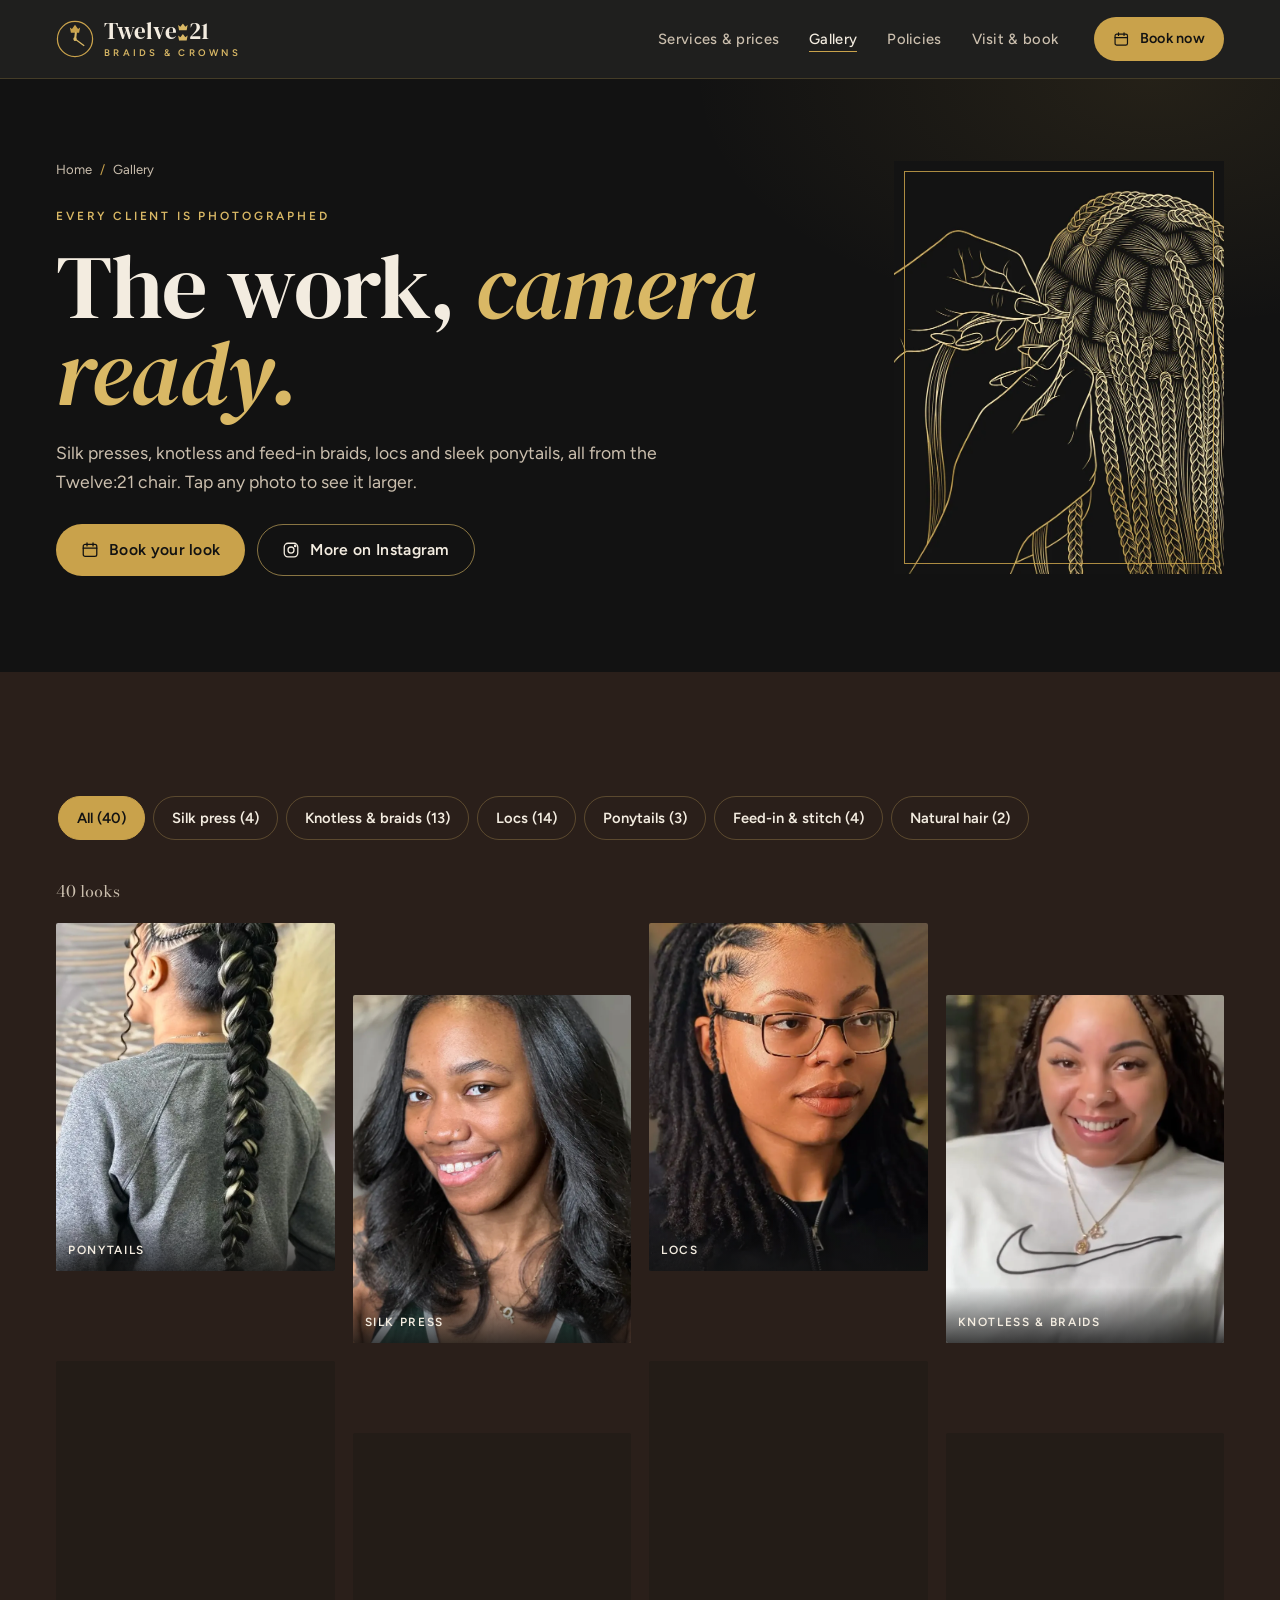
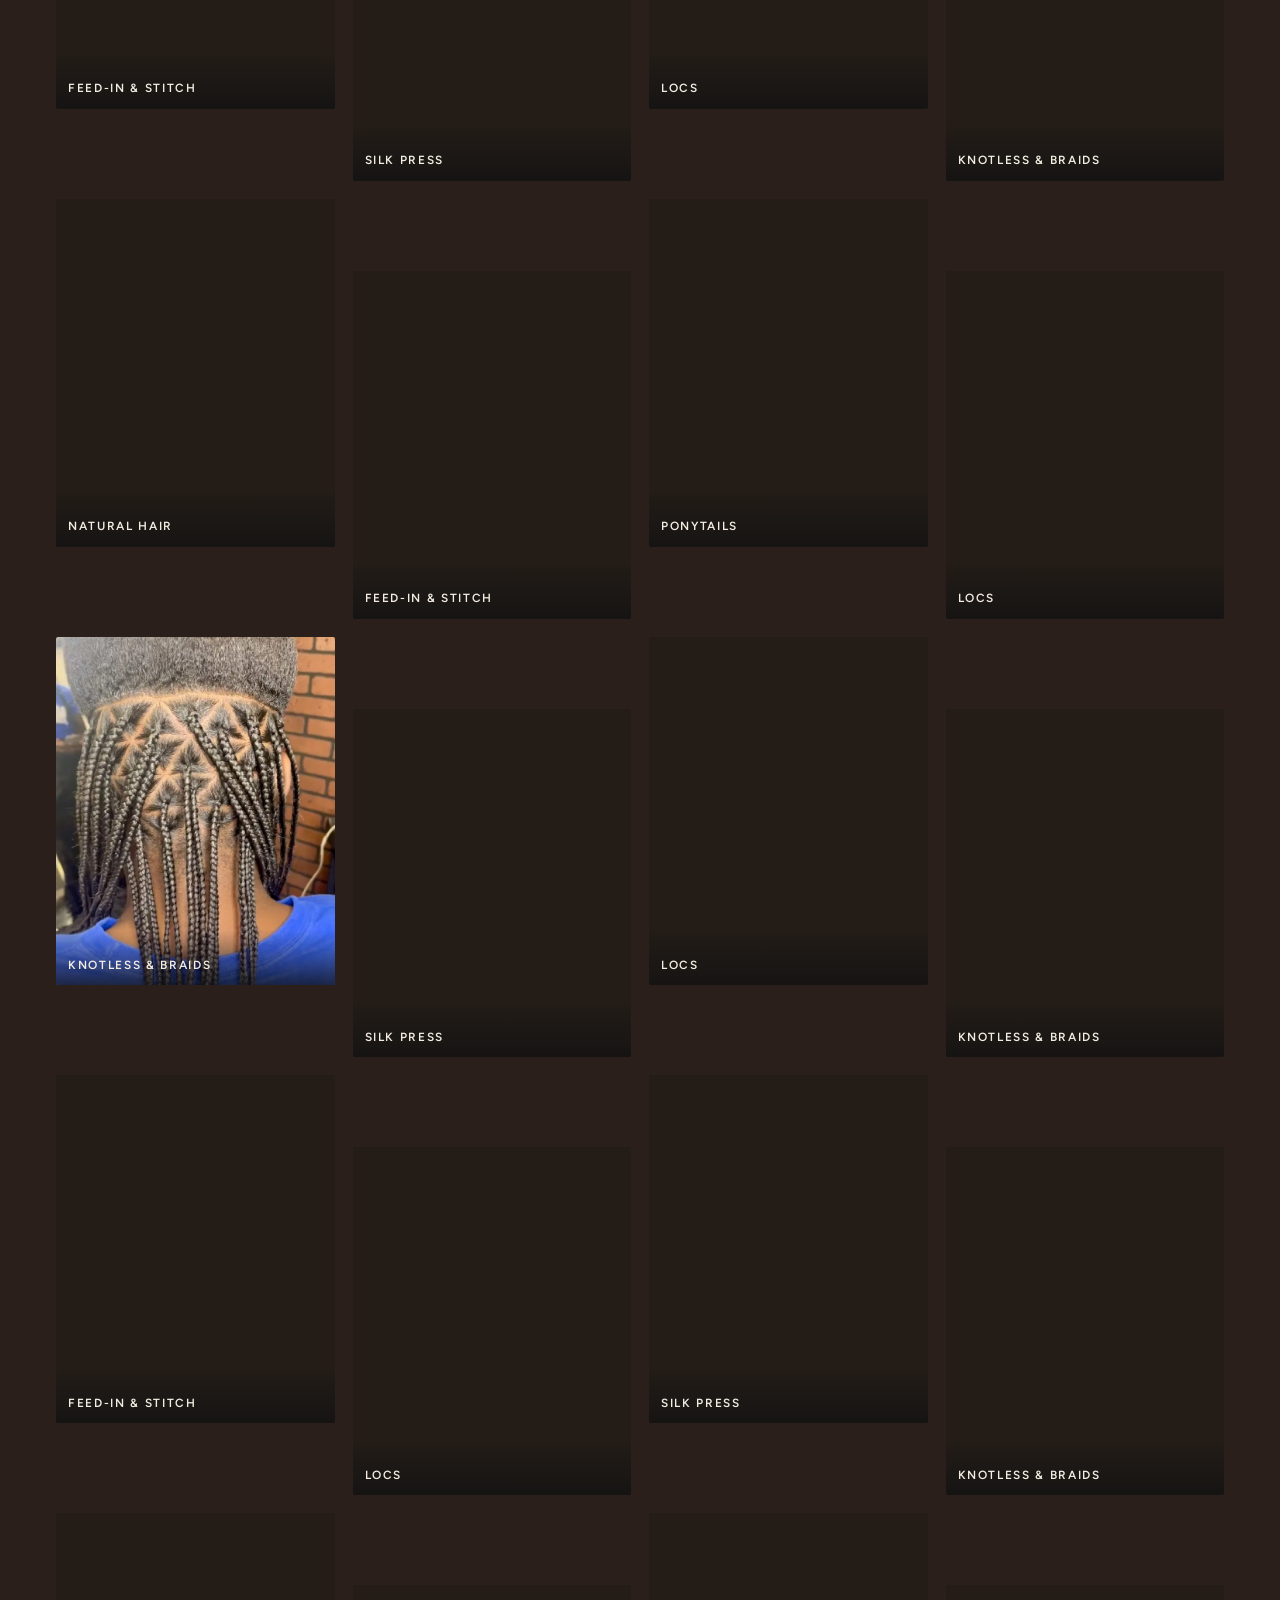
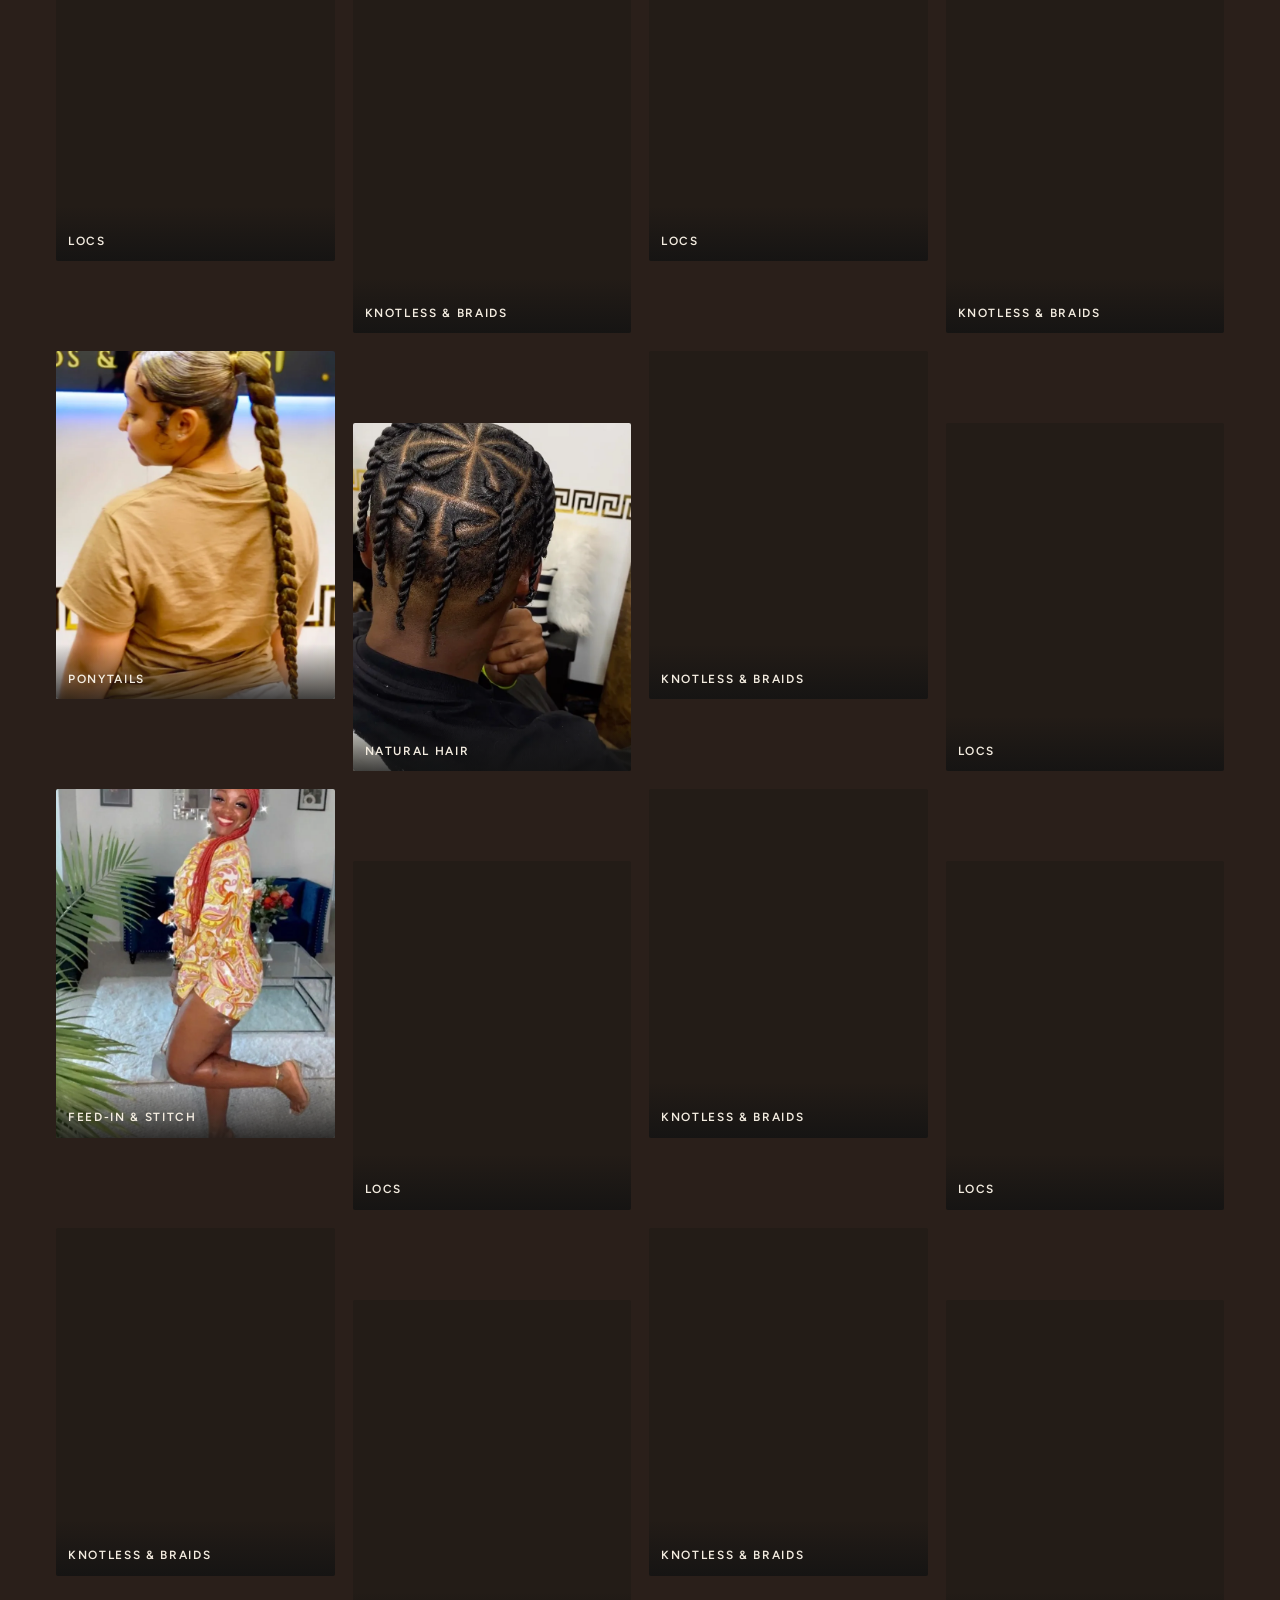
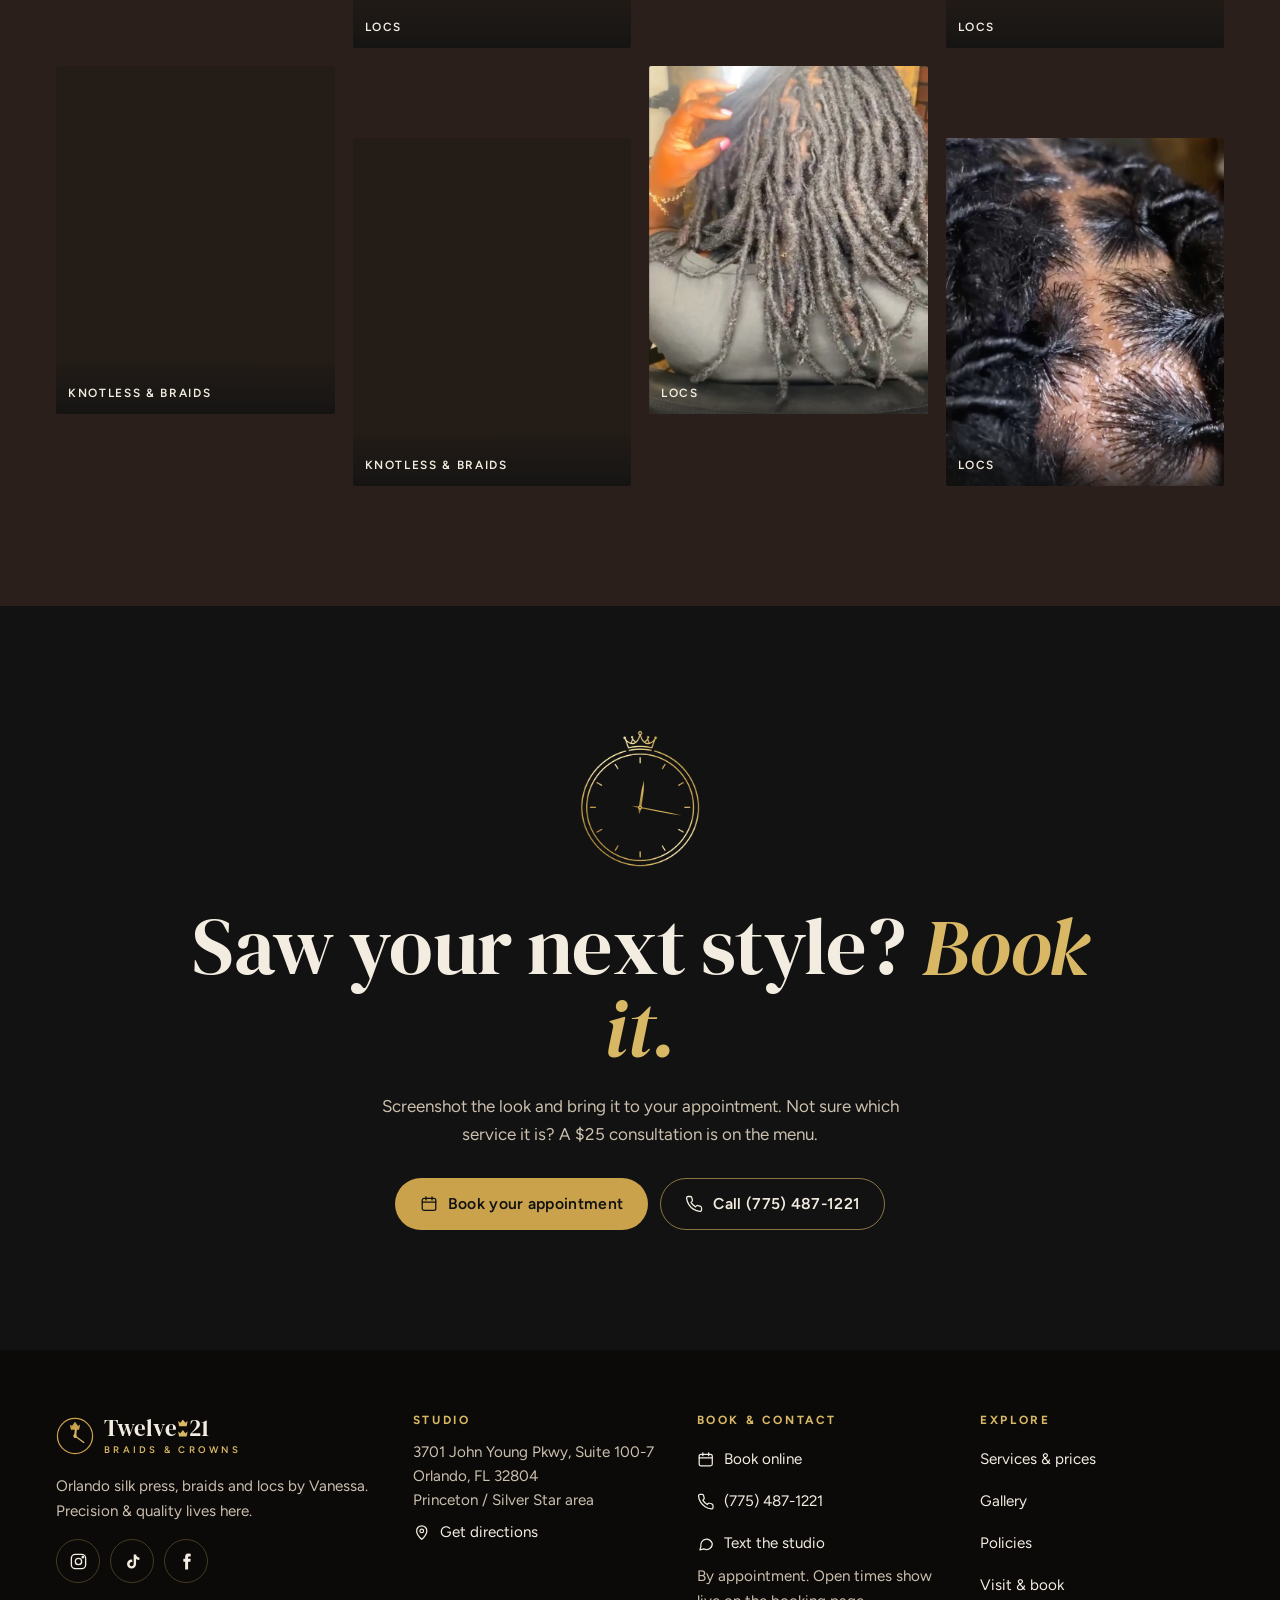
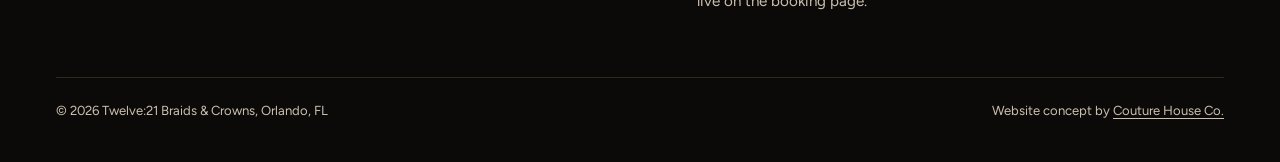
<file: gallery.html>
<!doctype html>
<html lang="en">
<head>
<meta charset="utf-8">
<meta name="viewport" content="width=device-width, initial-scale=1, viewport-fit=cover">
<title>Braids, Locs & Silk Press Gallery | Twelve:21 Orlando, FL</title>
<meta name="description" content="Real client results from Twelve:21 Braids & Crowns in Orlando: silk press, knotless and feed-in braids, loc retwists and sleek ponytails.">
<link rel="canonical" href="https://twelve21-braids-crowns.netlify.app/gallery.html">
<meta name="theme-color" content="#121212">
<meta name="format-detection" content="telephone=no">
<meta name="robots" content="index, follow, max-image-preview:large">
<meta property="og:type" content="website">
<meta property="og:site_name" content="Twelve:21 Braids &amp; Crowns">
<meta property="og:title" content="Braids, Locs & Silk Press Gallery | Twelve:21 Orlando, FL">
<meta property="og:description" content="Real client results from Twelve:21 Braids & Crowns in Orlando: silk press, knotless and feed-in braids, loc retwists and sleek ponytails.">
<meta property="og:url" content="https://twelve21-braids-crowns.netlify.app/gallery.html">
<meta property="og:image" content="https://twelve21-braids-crowns.netlify.app/assets/img/share-2.jpg">
<meta property="og:image:secure_url" content="https://twelve21-braids-crowns.netlify.app/assets/img/share-2.jpg">
<meta property="og:image:width" content="1200">
<meta property="og:image:height" content="630">
<meta property="og:image:type" content="image/jpeg">
<meta property="og:image:alt" content="Twelve:21 Braids &amp; Crowns, Orlando: Precision and quality lives here. 5.0 on Google from 135 reviews.">
<meta property="og:locale" content="en_US">
<meta name="twitter:card" content="summary_large_image">
<meta name="twitter:title" content="Braids, Locs & Silk Press Gallery | Twelve:21 Orlando, FL">
<meta name="twitter:description" content="Real client results from Twelve:21 Braids & Crowns in Orlando: silk press, knotless and feed-in braids, loc retwists and sleek ponytails.">
<meta name="twitter:image" content="https://twelve21-braids-crowns.netlify.app/assets/img/share-2.jpg">
<link rel="icon" href="assets/img/favicon.svg" type="image/svg+xml">
<link rel="icon" href="assets/img/favicon-32.png" sizes="32x32" type="image/png">
<link rel="apple-touch-icon" href="assets/img/apple-touch-icon.png">
<link rel="manifest" href="site.webmanifest">
<link rel="preload" href="assets/fonts/dm-serif-display-latin-400-normal.woff2" as="font" type="font/woff2" crossorigin>
<link rel="preload" href="assets/fonts/figtree-latin-wght-normal.woff2" as="font" type="font/woff2" crossorigin>
<link rel="stylesheet" href="assets/css/fonts.css?v=20261012b">
<link rel="stylesheet" href="assets/css/site.css?v=20261012b">
<script src="assets/js/js-flag.js"></script>
<script src="assets/js/site.js" defer></script>
<script type="application/ld+json">{"@context":"https://schema.org","@type":"HairSalon","@id":"https://twelve21-braids-crowns.netlify.app/#salon","name":"Twelve:21 Braids & Crowns","url":"https://twelve21-braids-crowns.netlify.app/","logo":"https://twelve21-braids-crowns.netlify.app/assets/img/apple-touch-icon.png","image":["https://twelve21-braids-crowns.netlify.app/assets/img/share-2.jpg","https://twelve21-braids-crowns.netlify.app/assets/img/sleek-braided-ponytail-precision-parts.webp"],"description":"Orlando silk press, knotless and feed-in braids, locs and sleek ponytails by Vanessa. Precision and quality, by appointment.","telephone":"+1-775-487-1221","address":{"@type":"PostalAddress","streetAddress":"3701 John Young Pkwy, Suite 100-7","addressLocality":"Orlando","addressRegion":"FL","postalCode":"32804","addressCountry":"US"},"geo":{"@type":"GeoCoordinates","latitude":28.5821472,"longitude":-81.4159934},"areaServed":[{"@type":"City","name":"Orlando"},"Princeton / Silver Star","College Park","Pine Hills"],"priceRange":"$25-$300","paymentAccepted":"Zelle, Cash, Cash App, Apple Pay, Afterpay","sameAs":["https://www.instagram.com/twelve21_braidsandcrowns/","https://www.tiktok.com/@twelve21_braidsandcrowns","https://www.facebook.com/Twelve21BraidsAndCrowns","https://www.yelp.com/biz/twelve-21-braids-and-crowns-orlando","https://linktr.ee/twelve21braidsandcrowns"],"potentialAction":{"@type":"ReserveAction","target":"https://twelve21braidsandcrowns.as.me/","name":"Book an appointment"}}</script>
<script type="application/ld+json">{"@context":"https://schema.org","@type":"BreadcrumbList","itemListElement":[{"@type":"ListItem","position":1,"name":"Home","item":"https://twelve21-braids-crowns.netlify.app/"},{"@type":"ListItem","position":2,"name":"Gallery","item":"https://twelve21-braids-crowns.netlify.app/gallery.html"}]}</script>
<script type="application/ld+json">{"@context":"https://schema.org","@type":"ImageGallery","name":"Twelve:21 Braids & Crowns gallery","url":"https://twelve21-braids-crowns.netlify.app/gallery.html","image":["https://twelve21-braids-crowns.netlify.app/assets/img/sleek-braided-ponytail-precision-parts.webp","https://twelve21-braids-crowns.netlify.app/assets/img/silk-press-blowout-smile.webp","https://twelve21-braids-crowns.netlify.app/assets/img/loc-retwist-plaited-sides.webp","https://twelve21-braids-crowns.netlify.app/assets/img/boho-knotless-braids-smile.webp","https://twelve21-braids-crowns.netlify.app/assets/img/feed-in-braided-ponytail-curls.webp","https://twelve21-braids-crowns.netlify.app/assets/img/silk-press-long-straight.webp","https://twelve21-braids-crowns.netlify.app/assets/img/loc-updo-two-strand-twists.webp","https://twelve21-braids-crowns.netlify.app/assets/img/knotless-braids-copper-back.webp","https://twelve21-braids-crowns.netlify.app/assets/img/braided-crown-curly-tendrils.webp","https://twelve21-braids-crowns.netlify.app/assets/img/mens-feed-in-cornrows.webp","https://twelve21-braids-crowns.netlify.app/assets/img/sleek-ponytail-side-part-curls.webp","https://twelve21-braids-crowns.netlify.app/assets/img/loc-retwist-shoulder-length.webp"]}</script>
</head>
<body>
<a class="skip" href="#main">Skip to content</a>
<header class="site-header">
  <div class="wrap hdr">
    <a class="brand" href="index.html" aria-label="Twelve:21 Braids and Crowns, home"><svg class="brand-mark" viewBox="0 0 40 40" aria-hidden="true" focusable="false"><circle cx="20" cy="20" r="18.5" fill="none" stroke="#C9A24B" stroke-width="1.3"/><path d="M14.6 7.8l2.2 1.7 3.2-4.5 3.2 4.5 2.2-1.7-1.1 5.6h-8.6z" fill="#C9A24B"/><line x1="20" y1="21" x2="20.9" y2="13.6" stroke="#D9B865" stroke-width="2.2" stroke-linecap="round"/><line x1="20" y1="20" x2="29.3" y2="26.8" stroke="#D9B865" stroke-width="1.4" stroke-linecap="round"/><circle cx="20" cy="20" r="1.8" fill="#D9B865"/></svg><span class="wm"><span class="wm-name">Twelve<svg class="crown-colon" viewBox="0 0 10 19" aria-hidden="true" focusable="false"><path fill="currentColor" d="M0 1.6l2.4 1.9L5 0l2.6 3.5L10 1.6 9 7H1zM0 12.6l2.4 1.9L5 11l2.6 3.5 2.4-1.9L9 18H1z"/></svg>21</span><span class="wm-sub">Braids &amp; Crowns</span></span></a>
    <nav class="nav-d" aria-label="Main"><ul><li><a href="services.html">Services &amp; prices</a></li><li><a href="gallery.html" aria-current="page">Gallery</a></li><li><a href="policies.html">Policies</a></li><li><a href="visit.html">Visit &amp; book</a></li></ul></nav>
    <a class="btn btn-gold hdr-cta" href="https://twelve21braidsandcrowns.as.me/"><svg class="icon" viewBox="0 0 24 24" aria-hidden="true" focusable="false"><rect x="3" y="4.5" width="18" height="16" rx="2.5"/><path d="M3 9.5h18M8 2.5v4M16 2.5v4"/></svg>Book now</a>
    <button class="menu-btn" type="button" aria-expanded="false" aria-controls="mnav"><span class="bars" aria-hidden="true"><span></span><span></span></span>Menu</button>
  </div>
</header>
<div class="mnav" id="mnav" role="dialog" aria-modal="true" aria-label="Site menu" hidden>
  <div class="mnav-top"><span class="brand"><svg class="brand-mark" viewBox="0 0 40 40" aria-hidden="true" focusable="false"><circle cx="20" cy="20" r="18.5" fill="none" stroke="#C9A24B" stroke-width="1.3"/><path d="M14.6 7.8l2.2 1.7 3.2-4.5 3.2 4.5 2.2-1.7-1.1 5.6h-8.6z" fill="#C9A24B"/><line x1="20" y1="21" x2="20.9" y2="13.6" stroke="#D9B865" stroke-width="2.2" stroke-linecap="round"/><line x1="20" y1="20" x2="29.3" y2="26.8" stroke="#D9B865" stroke-width="1.4" stroke-linecap="round"/><circle cx="20" cy="20" r="1.8" fill="#D9B865"/></svg><span class="wm"><span class="wm-name">Twelve<svg class="crown-colon" viewBox="0 0 10 19" aria-hidden="true" focusable="false"><path fill="currentColor" d="M0 1.6l2.4 1.9L5 0l2.6 3.5L10 1.6 9 7H1zM0 12.6l2.4 1.9L5 11l2.6 3.5 2.4-1.9L9 18H1z"/></svg>21</span><span class="wm-sub">Braids &amp; Crowns</span></span></span><button class="mnav-close" type="button" aria-label="Close menu"><svg class="icon" viewBox="0 0 24 24" aria-hidden="true" focusable="false"><path d="M6 6l12 12M18 6 6 18"/></svg></button></div>
  <nav aria-label="Mobile"><ul><li><a href="index.html">Home<span>12:21</span></a></li><li><a href="services.html">Services &amp; prices<span>12:22</span></a></li><li><a href="gallery.html" aria-current="page">Gallery<span>12:23</span></a></li><li><a href="policies.html">Policies<span>12:24</span></a></li><li><a href="visit.html">Visit &amp; book<span>12:25</span></a></li></ul></nav>
  <div class="mnav-foot">
    <a class="btn btn-gold" href="https://twelve21braidsandcrowns.as.me/"><svg class="icon" viewBox="0 0 24 24" aria-hidden="true" focusable="false"><rect x="3" y="4.5" width="18" height="16" rx="2.5"/><path d="M3 9.5h18M8 2.5v4M16 2.5v4"/></svg>Book your appointment</a>
    <a class="btn btn-line" href="tel:+17754871221"><svg class="icon" viewBox="0 0 24 24" aria-hidden="true" focusable="false"><path d="M22 16.9v3a2 2 0 0 1-2.2 2 19.8 19.8 0 0 1-8.6-3.1 19.5 19.5 0 0 1-6-6A19.8 19.8 0 0 1 2.1 4.2 2 2 0 0 1 4.1 2h3a2 2 0 0 1 2 1.7c.1.9.4 1.8.7 2.7a2 2 0 0 1-.5 2.1L8 9.8a16 16 0 0 0 6 6l1.3-1.3a2 2 0 0 1 2.1-.4c.9.3 1.8.6 2.7.7a2 2 0 0 1 1.7 2z"/></svg>Call (775) 487-1221</a>
    <p>3701 John Young Pkwy, Suite 100-7<br>Orlando, FL 32804</p>
  </div>
</div>
<main id="main" tabindex="-1">
<section class="page-hero" aria-labelledby="ph-h">
  <div class="wrap ph-split">
    <div>
      <nav class="crumbs" aria-label="Breadcrumb"><ol><li><a href="index.html">Home</a></li><li aria-current="page">Gallery</li></ol></nav>
      <p class="stamp">Every client is photographed</p>
      <h1 id="ph-h">The work, <em>camera ready.</em></h1>
      <p class="lede">Silk presses, knotless and feed-in braids, locs and sleek ponytails, all from the Twelve:21 chair. Tap any photo to see it larger.</p>
      <div class="btns"><a class="btn btn-gold" href="https://twelve21braidsandcrowns.as.me/"><svg class="icon" viewBox="0 0 24 24" aria-hidden="true" focusable="false"><rect x="3" y="4.5" width="18" height="16" rx="2.5"/><path d="M3 9.5h18M8 2.5v4M16 2.5v4"/></svg>Book your look</a><a class="btn btn-line" href="https://www.instagram.com/twelve21_braidsandcrowns/" rel="noopener"><svg class="icon" viewBox="0 0 24 24" aria-hidden="true" focusable="false"><rect x="3" y="3" width="18" height="18" rx="5"/><circle cx="12" cy="12" r="4"/><circle cx="17.5" cy="6.5" r=".9"/></svg>More on Instagram</a></div>
    </div>
    <div class="ph-art"><figure class="art-panel ph-panel"><div class="ap-img"><img src="assets/img/gold-line-hands-braiding-800.webp" srcset="assets/img/gold-line-hands-braiding-800.webp 800w, assets/img/gold-line-hands-braiding.webp 1200w" sizes="(min-width: 900px) 340px, 92vw" width="800" height="993" alt="Gold line drawing of two hands parting and braiding hair into neat knotless box braids" loading="lazy" decoding="async"></div><span class="ap-line" aria-hidden="true"></span></figure></div>
  </div>
</section>
<section class="sec sec--esp" aria-labelledby="g-h">
  <div class="wrap">
    <h2 id="g-h" class="sr-only">Photo gallery</h2>
    <div class="filters" role="group" aria-label="Filter photos by service"><button type="button" data-filter="all" aria-pressed="true">All <span aria-hidden="true">(40)</span></button><button type="button" data-filter="silk" aria-pressed="false">Silk press <span aria-hidden="true">(4)</span></button><button type="button" data-filter="knotless" aria-pressed="false">Knotless &amp; braids <span aria-hidden="true">(13)</span></button><button type="button" data-filter="locs" aria-pressed="false">Locs <span aria-hidden="true">(14)</span></button><button type="button" data-filter="ponytails" aria-pressed="false">Ponytails <span aria-hidden="true">(3)</span></button><button type="button" data-filter="feedin" aria-pressed="false">Feed-in &amp; stitch <span aria-hidden="true">(4)</span></button><button type="button" data-filter="natural" aria-pressed="false">Natural hair <span aria-hidden="true">(2)</span></button></div>
    <p class="g-count" aria-live="polite">40 looks</p>
    <div class="g-grid"><a class="g-item rv" href="assets/img/sleek-braided-ponytail-precision-parts.webp" data-cat="ponytails"><span class="ph"><img src="assets/img/sleek-braided-ponytail-precision-parts.webp" width="720" height="1177" alt="Back view of a sleek braided ponytail with crisp feed-in parts and a long jumbo braid with blonde accents" loading="lazy" decoding="async"></span><span class="cap">Ponytails</span></a><a class="g-item rv" href="assets/img/silk-press-blowout-smile.webp" data-cat="silk"><span class="ph"><img src="assets/img/silk-press-blowout-smile-800.webp" srcset="assets/img/silk-press-blowout-smile-800.webp 800w, assets/img/silk-press-blowout-smile.webp 1100w" sizes="(min-width: 860px) 24vw, 46vw" width="800" height="1423" alt="Smiling client with a glossy shoulder-length silk press with soft movement at the ends" loading="lazy" decoding="async"></span><span class="cap">Silk press</span></a><a class="g-item rv" href="assets/img/loc-retwist-plaited-sides.webp" data-cat="locs"><span class="ph"><img src="assets/img/loc-retwist-plaited-sides.webp" width="720" height="1280" alt="Client in glasses with retwisted locs and plaited sides on precise parts" loading="lazy" decoding="async"></span><span class="cap">Locs</span></a><a class="g-item rv" href="assets/img/boho-knotless-braids-smile.webp" data-cat="knotless"><span class="ph"><img src="assets/img/boho-knotless-braids-smile.webp" width="720" height="1280" alt="Smiling client with boho knotless braids and clean center parts" loading="lazy" decoding="async"></span><span class="cap">Knotless &amp; braids</span></a><a class="g-item rv" href="assets/img/feed-in-braided-ponytail-curls.webp" data-cat="feedin"><span class="ph"><img src="assets/img/feed-in-braided-ponytail-curls-800.webp" srcset="assets/img/feed-in-braided-ponytail-curls-800.webp 800w, assets/img/feed-in-braided-ponytail-curls.webp 1100w" sizes="(min-width: 860px) 24vw, 46vw" width="800" height="1423" alt="Feed-in braided ponytail with curly ends, seen from the side" loading="lazy" decoding="async"></span><span class="cap">Feed-in &amp; stitch</span></a><a class="g-item rv" href="assets/img/silk-press-long-straight.webp" data-cat="silk"><span class="ph"><img src="assets/img/silk-press-long-straight.webp" width="720" height="1280" alt="Back view of a long, straight silk press with mirror-like shine" loading="lazy" decoding="async"></span><span class="cap">Silk press</span></a><a class="g-item rv" href="assets/img/loc-updo-two-strand-twists.webp" data-cat="locs"><span class="ph"><img src="assets/img/loc-updo-two-strand-twists-800.webp" srcset="assets/img/loc-updo-two-strand-twists-800.webp 800w, assets/img/loc-updo-two-strand-twists.webp 1100w" sizes="(min-width: 860px) 24vw, 46vw" width="800" height="1423" alt="Loc updo with two-strand twisted pieces falling at the sides" loading="lazy" decoding="async"></span><span class="cap">Locs</span></a><a class="g-item rv" href="assets/img/knotless-braids-copper-back.webp" data-cat="knotless"><span class="ph"><img src="assets/img/knotless-braids-copper-back.webp" width="720" height="1280" alt="Back view of knotless braids in a black and copper blend" loading="lazy" decoding="async"></span><span class="cap">Knotless &amp; braids</span></a><a class="g-item rv" href="assets/img/braided-crown-curly-tendrils.webp" data-cat="natural"><span class="ph"><img src="assets/img/braided-crown-curly-tendrils-800.webp" srcset="assets/img/braided-crown-curly-tendrils-800.webp 800w, assets/img/braided-crown-curly-tendrils.webp 1100w" sizes="(min-width: 860px) 24vw, 46vw" width="800" height="1424" alt="Client with a braided style, neat parts and curly tendrils framing her face" loading="lazy" decoding="async"></span><span class="cap">Natural hair</span></a><a class="g-item rv" href="assets/img/mens-feed-in-cornrows.webp" data-cat="feedin"><span class="ph"><img src="assets/img/mens-feed-in-cornrows.webp" width="720" height="1280" alt="Smiling client with straight-back feed-in cornrows" loading="lazy" decoding="async"></span><span class="cap">Feed-in &amp; stitch</span></a><a class="g-item rv" href="assets/img/sleek-ponytail-side-part-curls.webp" data-cat="ponytails"><span class="ph"><img src="assets/img/sleek-ponytail-side-part-curls-800.webp" srcset="assets/img/sleek-ponytail-side-part-curls-800.webp 800w, assets/img/sleek-ponytail-side-part-curls.webp 1100w" sizes="(min-width: 860px) 24vw, 46vw" width="800" height="1423" alt="Client seated in the salon chair with a sleek side-part ponytail finished in long curls" loading="lazy" decoding="async"></span><span class="cap">Ponytails</span></a><a class="g-item rv" href="assets/img/loc-retwist-shoulder-length.webp" data-cat="locs"><span class="ph"><img src="assets/img/loc-retwist-shoulder-length.webp" width="720" height="1280" alt="Client with freshly retwisted shoulder-length locs and a center part" loading="lazy" decoding="async"></span><span class="cap">Locs</span></a><a class="g-item rv" href="assets/img/knotless-triangle-parts-closeup.webp" data-cat="knotless"><span class="ph"><img src="assets/img/knotless-triangle-parts-closeup.webp" width="720" height="1280" alt="Close-up of knotless braids on precise triangle parts at the nape" loading="lazy" decoding="async"></span><span class="cap">Knotless &amp; braids</span></a><a class="g-item rv" href="assets/img/silk-press-bob-shine.webp" data-cat="silk"><span class="ph"><img src="assets/img/silk-press-bob-shine-800.webp" srcset="assets/img/silk-press-bob-shine-800.webp 800w, assets/img/silk-press-bob-shine.webp 1100w" sizes="(min-width: 860px) 24vw, 46vw" width="800" height="1425" alt="Smiling client with a sleek chin-length silk press bob" loading="lazy" decoding="async"></span><span class="cap">Silk press</span></a><a class="g-item rv" href="assets/img/loc-retwist-rod-set-color.webp" data-cat="locs"><span class="ph"><img src="assets/img/loc-retwist-rod-set-color-800.webp" srcset="assets/img/loc-retwist-rod-set-color-800.webp 800w, assets/img/loc-retwist-rod-set-color.webp 1100w" sizes="(min-width: 860px) 24vw, 46vw" width="800" height="1423" alt="Top view of colored locs set on rods after a retwist" loading="lazy" decoding="async"></span><span class="cap">Locs</span></a><a class="g-item rv" href="assets/img/knotless-braids-long-palms.webp" data-cat="knotless"><span class="ph"><img src="assets/img/knotless-braids-long-palms.webp" width="720" height="793" alt="Client with long knotless braids smiling under palm leaves" loading="lazy" decoding="async"></span><span class="cap">Knotless &amp; braids</span></a><a class="g-item rv" href="assets/img/stitch-braid-bun.webp" data-cat="feedin"><span class="ph"><img src="assets/img/stitch-braid-bun-800.webp" srcset="assets/img/stitch-braid-bun-800.webp 800w, assets/img/stitch-braid-bun.webp 1100w" sizes="(min-width: 860px) 24vw, 46vw" width="800" height="1420" alt="Stitch feed-in braids swept up into a top bun" loading="lazy" decoding="async"></span><span class="cap">Feed-in &amp; stitch</span></a><a class="g-item rv" href="assets/img/mens-loc-retwist-beard.webp" data-cat="locs"><span class="ph"><img src="assets/img/mens-loc-retwist-beard-800.webp" srcset="assets/img/mens-loc-retwist-beard-800.webp 800w, assets/img/mens-loc-retwist-beard.webp 902w" sizes="(min-width: 860px) 24vw, 46vw" width="800" height="1419" alt="Smiling client with a fresh loc retwist and full beard" loading="lazy" decoding="async"></span><span class="cap">Locs</span></a><a class="g-item rv" href="assets/img/silk-press-curled-waves.webp" data-cat="silk"><span class="ph"><img src="assets/img/silk-press-curled-waves.webp" width="720" height="1280" alt="Back view of long hair pressed and finished in soft, glossy waves" loading="lazy" decoding="async"></span><span class="cap">Silk press</span></a><a class="g-item rv" href="assets/img/knotless-braids-back-length.webp" data-cat="knotless"><span class="ph"><img src="assets/img/knotless-braids-back-length.webp" width="720" height="1280" alt="Back view of long knotless braids with neat square parts" loading="lazy" decoding="async"></span><span class="cap">Knotless &amp; braids</span></a><a class="g-item rv" href="assets/img/loc-ponytail-curls-prom.webp" data-cat="locs"><span class="ph"><img src="assets/img/loc-ponytail-curls-prom.webp" width="720" height="858" alt="Profile view of a loc style with a long curly ponytail, finished for prom" loading="lazy" decoding="async"></span><span class="cap">Locs</span></a><a class="g-item rv" href="assets/img/mens-knotless-braids-bob.webp" data-cat="knotless"><span class="ph"><img src="assets/img/mens-knotless-braids-bob.webp" width="720" height="1152" alt="Client with short knotless braids on triangle parts, looking down and smiling" loading="lazy" decoding="async"></span><span class="cap">Knotless &amp; braids</span></a><a class="g-item rv" href="assets/img/loc-retwist-updo-twists.webp" data-cat="locs"><span class="ph"><img src="assets/img/loc-retwist-updo-twists.webp" width="720" height="1280" alt="Laughing client with a loc retwist styled into a high bun with twisted sides" loading="lazy" decoding="async"></span><span class="cap">Locs</span></a><a class="g-item rv" href="assets/img/blue-knotless-braids-poolside.webp" data-cat="knotless"><span class="ph"><img src="assets/img/blue-knotless-braids-poolside-800.webp" srcset="assets/img/blue-knotless-braids-poolside-800.webp 800w, assets/img/blue-knotless-braids-poolside.webp 1100w" sizes="(min-width: 860px) 24vw, 46vw" width="800" height="1423" alt="Back view of blue knotless braids at a poolside" loading="lazy" decoding="async"></span><span class="cap">Knotless &amp; braids</span></a><a class="g-item rv" href="assets/img/sleek-braided-ponytail-blonde.webp" data-cat="ponytails"><span class="ph"><img src="assets/img/sleek-braided-ponytail-blonde.webp" width="720" height="1280" alt="Back view of a sleek ponytail finished with a long blonde braid" loading="lazy" decoding="async"></span><span class="cap">Ponytails</span></a><a class="g-item rv" href="assets/img/mens-two-strand-plaits.webp" data-cat="natural"><span class="ph"><img src="assets/img/mens-two-strand-plaits.webp" width="720" height="1280" alt="Two-strand plaits on geometric parts, seen from the back" loading="lazy" decoding="async"></span><span class="cap">Natural hair</span></a><a class="g-item rv" href="assets/img/knotless-braids-denim-smile.webp" data-cat="knotless"><span class="ph"><img src="assets/img/knotless-braids-denim-smile.webp" width="580" height="1030" alt="Smiling client in a denim jacket with long knotless braids" loading="lazy" decoding="async"></span><span class="cap">Knotless &amp; braids</span></a><a class="g-item rv" href="assets/img/loc-knots-style.webp" data-cat="locs"><span class="ph"><img src="assets/img/loc-knots-style.webp" width="720" height="1280" alt="Back view of short locs styled into loc knots" loading="lazy" decoding="async"></span><span class="cap">Locs</span></a><a class="g-item rv" href="assets/img/red-braids-styled-ponytail.webp" data-cat="feedin"><span class="ph"><img src="assets/img/red-braids-styled-ponytail.webp" width="754" height="1334" alt="Client posing at home with long red braids in a high styled ponytail" loading="lazy" decoding="async"></span><span class="cap">Feed-in &amp; stitch</span></a><a class="g-item rv" href="assets/img/loc-retwist-parts-closeup.webp" data-cat="locs"><span class="ph"><img src="assets/img/loc-retwist-parts-closeup.webp" width="720" height="1280" alt="Close-up of clean, even parts after a loc retwist" loading="lazy" decoding="async"></span><span class="cap">Locs</span></a><a class="g-item rv" href="assets/img/knotless-braids-waist-smile.webp" data-cat="knotless"><span class="ph"><img src="assets/img/knotless-braids-waist-smile.webp" width="720" height="768" alt="Smiling client with long, small knotless braids against a brick wall" loading="lazy" decoding="async"></span><span class="cap">Knotless &amp; braids</span></a><a class="g-item rv" href="assets/img/short-loc-style-glasses.webp" data-cat="locs"><span class="ph"><img src="assets/img/short-loc-style-glasses-800.webp" srcset="assets/img/short-loc-style-glasses-800.webp 800w, assets/img/short-loc-style-glasses.webp 998w" sizes="(min-width: 860px) 24vw, 46vw" width="800" height="1418" alt="Smiling client in glasses with a short loc style" loading="lazy" decoding="async"></span><span class="cap">Locs</span></a><a class="g-item rv" href="assets/img/blonde-box-braids-closeup.webp" data-cat="knotless"><span class="ph"><img src="assets/img/blonde-box-braids-closeup.webp" width="720" height="1280" alt="Close-up of long braids in a blonde and ash color blend" loading="lazy" decoding="async"></span><span class="cap">Knotless &amp; braids</span></a><a class="g-item rv" href="assets/img/loc-retwist-copper-tips.webp" data-cat="locs"><span class="ph"><img src="assets/img/loc-retwist-copper-tips.webp" width="720" height="1280" alt="Back view of retwisted locs with copper tips" loading="lazy" decoding="async"></span><span class="cap">Locs</span></a><a class="g-item rv" href="assets/img/braided-bob-with-beads.webp" data-cat="knotless"><span class="ph"><img src="assets/img/braided-bob-with-beads.webp" width="720" height="1279" alt="Client in sunglasses with a short braided bob finished with beads" loading="lazy" decoding="async"></span><span class="cap">Knotless &amp; braids</span></a><a class="g-item rv" href="assets/img/loc-retwist-closeup-back.webp" data-cat="locs"><span class="ph"><img src="assets/img/loc-retwist-closeup-back-800.webp" srcset="assets/img/loc-retwist-closeup-back-800.webp 800w, assets/img/loc-retwist-closeup-back.webp 1100w" sizes="(min-width: 860px) 24vw, 46vw" width="800" height="800" alt="Close-up of a fresh loc retwist from the back" loading="lazy" decoding="async"></span><span class="cap">Locs</span></a><a class="g-item rv" href="assets/img/knotless-braids-brick-wall.webp" data-cat="knotless"><span class="ph"><img src="assets/img/knotless-braids-brick-wall.webp" width="720" height="1280" alt="Client laughing with long knotless braids in front of a brick wall" loading="lazy" decoding="async"></span><span class="cap">Knotless &amp; braids</span></a><a class="g-item rv" href="assets/img/box-braids-grey-parts.webp" data-cat="knotless"><span class="ph"><img src="assets/img/box-braids-grey-parts.webp" width="720" height="793" alt="Top view of grey braids on clean square parts" loading="lazy" decoding="async"></span><span class="cap">Knotless &amp; braids</span></a><a class="g-item rv" href="assets/img/loc-retwist-back-view.webp" data-cat="locs"><span class="ph"><img src="assets/img/loc-retwist-back-view.webp" width="720" height="1280" alt="Back view of long locs after a retwist" loading="lazy" decoding="async"></span><span class="cap">Locs</span></a><a class="g-item rv" href="assets/img/loc-parts-closeup.webp" data-cat="locs"><span class="ph"><img src="assets/img/loc-parts-closeup.webp" width="720" height="1280" alt="Close-up of clean loc parts after a retwist" loading="lazy" decoding="async"></span><span class="cap">Locs</span></a></div>
  </div>
</section>
<div class="lb" id="lb" role="dialog" aria-modal="true" aria-label="Photo viewer" hidden>
  <img alt="" width="720" height="1280">
  <p class="lb-cap"><b></b><span></span></p>
  <button class="lb-x" type="button" aria-label="Close photo viewer"><svg class="icon" viewBox="0 0 24 24" aria-hidden="true" focusable="false"><path d="M6 6l12 12M18 6 6 18"/></svg></button>
  <button class="lb-prev" type="button" aria-label="Previous photo"><svg class="icon" viewBox="0 0 24 24" aria-hidden="true" focusable="false"><path d="M15 6l-6 6 6 6"/></svg></button>
  <button class="lb-next" type="button" aria-label="Next photo"><svg class="icon" viewBox="0 0 24 24" aria-hidden="true" focusable="false"><path d="M9 6l6 6-6 6"/></svg></button>
</div>
<section class="sec cta-band" aria-labelledby="cta-h">
  <div class="wrap">
    <div class="emblem emblem--cta" data-hands="sweep" aria-hidden="true"><img src="assets/img/gold-line-emblem-1221.png" srcset="assets/img/gold-line-emblem-1221-400.png 400w, assets/img/gold-line-emblem-1221.png 800w" sizes="240px" width="800" height="835" alt="" loading="lazy" decoding="async"><svg class="hands hands--emblem" viewBox="0 0 800 835" aria-hidden="true" focusable="false" data-c="400.4 434.6"><defs><linearGradient id="hg-cta" gradientUnits="userSpaceOnUse" x1="400.4" y1="482.5" x2="400.4" y2="209.2"><stop offset="0" stop-color="#8A6A22"/><stop offset=".55" stop-color="#D9B865"/><stop offset="1" stop-color="#C9A24B"/></linearGradient><radialGradient id="hs-cta"><stop offset="0" stop-color="#F4E4B4" stop-opacity=".9"/><stop offset=".4" stop-color="#D9B865" stop-opacity=".45"/><stop offset="1" stop-color="#C9A24B" stop-opacity="0"/></radialGradient></defs><g class="oh-h" transform="rotate(10.5 400.4 434.6)"><path d="M400.4 471.2 L407.7 445.9 L406.3 341.6 L400.4 288.1 L394.5 341.6 L393.1 445.9Z" fill="url(#hg-cta)"/></g><g class="oh-m" transform="rotate(126 400.4 434.6)"><path d="M400.4 482.5 L404.3 451.5 L403.5 265.5 L400.4 209.2 L397.3 265.5 L396.5 451.5Z" fill="url(#hg-cta)"/></g><circle cx="400.4" cy="434.6" r="10.1" fill="#D9B865"/><circle cx="400.4" cy="434.6" r="3.4" fill="#121212"/></svg></div>
    <h2 id="cta-h">Saw your next style? <em>Book it.</em></h2>
    <p>Screenshot the look and bring it to your appointment. Not sure which service it is? A $25 consultation is on the menu.</p>
    <div class="btns"><a class="btn btn-gold" href="https://twelve21braidsandcrowns.as.me/"><svg class="icon" viewBox="0 0 24 24" aria-hidden="true" focusable="false"><rect x="3" y="4.5" width="18" height="16" rx="2.5"/><path d="M3 9.5h18M8 2.5v4M16 2.5v4"/></svg>Book your appointment</a><a class="btn btn-line" href="tel:+17754871221"><svg class="icon" viewBox="0 0 24 24" aria-hidden="true" focusable="false"><path d="M22 16.9v3a2 2 0 0 1-2.2 2 19.8 19.8 0 0 1-8.6-3.1 19.5 19.5 0 0 1-6-6A19.8 19.8 0 0 1 2.1 4.2 2 2 0 0 1 4.1 2h3a2 2 0 0 1 2 1.7c.1.9.4 1.8.7 2.7a2 2 0 0 1-.5 2.1L8 9.8a16 16 0 0 0 6 6l1.3-1.3a2 2 0 0 1 2.1-.4c.9.3 1.8.6 2.7.7a2 2 0 0 1 1.7 2z"/></svg>Call (775) 487-1221</a></div>
  </div>
</section>
</main>
<footer class="site-footer">
  <div class="wrap">
    <div class="ft-grid">
      <div>
        <a class="brand" href="index.html" aria-label="Twelve:21 Braids and Crowns, home"><svg class="brand-mark" viewBox="0 0 40 40" aria-hidden="true" focusable="false"><circle cx="20" cy="20" r="18.5" fill="none" stroke="#C9A24B" stroke-width="1.3"/><path d="M14.6 7.8l2.2 1.7 3.2-4.5 3.2 4.5 2.2-1.7-1.1 5.6h-8.6z" fill="#C9A24B"/><line x1="20" y1="21" x2="20.9" y2="13.6" stroke="#D9B865" stroke-width="2.2" stroke-linecap="round"/><line x1="20" y1="20" x2="29.3" y2="26.8" stroke="#D9B865" stroke-width="1.4" stroke-linecap="round"/><circle cx="20" cy="20" r="1.8" fill="#D9B865"/></svg><span class="wm"><span class="wm-name">Twelve<svg class="crown-colon" viewBox="0 0 10 19" aria-hidden="true" focusable="false"><path fill="currentColor" d="M0 1.6l2.4 1.9L5 0l2.6 3.5L10 1.6 9 7H1zM0 12.6l2.4 1.9L5 11l2.6 3.5 2.4-1.9L9 18H1z"/></svg>21</span><span class="wm-sub">Braids &amp; Crowns</span></span></a>
        <p>Orlando silk press, braids and locs by Vanessa. Precision &amp; quality lives here.</p>
        <div class="socials">
          <a href="https://www.instagram.com/twelve21_braidsandcrowns/" rel="noopener" aria-label="Instagram"><svg class="icon" viewBox="0 0 24 24" aria-hidden="true" focusable="false"><rect x="3" y="3" width="18" height="18" rx="5"/><circle cx="12" cy="12" r="4"/><circle cx="17.5" cy="6.5" r=".9"/></svg></a>
          <a href="https://www.tiktok.com/@twelve21_braidsandcrowns" rel="noopener" aria-label="TikTok"><svg class="icon icon--fill" viewBox="0 0 24 24" aria-hidden="true" focusable="false"><path d="M16.5 3c.4 2.3 1.9 3.8 4.2 4v3.1c-1.6 0-3-.5-4.2-1.3v6.4a5.7 5.7 0 1 1-5.7-5.7c.3 0 .6 0 .9.1v3.2a2.6 2.6 0 1 0 1.8 2.5V3z"/></svg></a>
          <a href="https://www.facebook.com/Twelve21BraidsAndCrowns" rel="noopener" aria-label="Facebook"><svg class="icon icon--fill" viewBox="0 0 24 24" aria-hidden="true" focusable="false"><path d="M14 8.5V6.8c0-.8.5-1 1-1h2.3V2.1L14.2 2C11 2 10.3 4.4 10.3 6v2.5H8v3.8h2.3V22H14v-9.7h2.9l.4-3.8z"/></svg></a>
        </div>
      </div>
      <div>
        <h2>Studio</h2>
        <address>3701 John Young Pkwy, Suite 100-7<br>Orlando, FL 32804<br>Princeton / Silver Star area</address>
        <ul><li><a href="https://www.google.com/maps/search/?api=1&query=Twelve%3A21+Braids+%26+Crowns+3701+John+Young+Pkwy+Suite+100-7+Orlando+FL+32804" rel="noopener"><svg class="icon" viewBox="0 0 24 24" aria-hidden="true" focusable="false"><path d="M12 21s-7-6.2-7-11.5A7 7 0 0 1 19 9.5C19 14.8 12 21 12 21z"/><circle cx="12" cy="9.5" r="2.5"/></svg>Get directions</a></li></ul>
      </div>
      <div>
        <h2>Book &amp; contact</h2>
        <ul>
          <li><a href="https://twelve21braidsandcrowns.as.me/"><svg class="icon" viewBox="0 0 24 24" aria-hidden="true" focusable="false"><rect x="3" y="4.5" width="18" height="16" rx="2.5"/><path d="M3 9.5h18M8 2.5v4M16 2.5v4"/></svg>Book online</a></li>
          <li><a href="tel:+17754871221"><svg class="icon" viewBox="0 0 24 24" aria-hidden="true" focusable="false"><path d="M22 16.9v3a2 2 0 0 1-2.2 2 19.8 19.8 0 0 1-8.6-3.1 19.5 19.5 0 0 1-6-6A19.8 19.8 0 0 1 2.1 4.2 2 2 0 0 1 4.1 2h3a2 2 0 0 1 2 1.7c.1.9.4 1.8.7 2.7a2 2 0 0 1-.5 2.1L8 9.8a16 16 0 0 0 6 6l1.3-1.3a2 2 0 0 1 2.1-.4c.9.3 1.8.6 2.7.7a2 2 0 0 1 1.7 2z"/></svg>(775) 487-1221</a></li>
          <li><a href="sms:+17754871221"><svg class="icon" viewBox="0 0 24 24" aria-hidden="true" focusable="false"><path d="M21 12a8 8 0 0 1-11.6 7.1L4 20.5l1.4-4.9A8 8 0 1 1 21 12z"/></svg>Text the studio</a></li>
        </ul>
        <p>By appointment. Open times show live on the booking page.</p>
      </div>
      <div>
        <h2>Explore</h2>
        <ul>
          <li><a href="services.html">Services &amp; prices</a></li>
          <li><a href="gallery.html">Gallery</a></li>
          <li><a href="policies.html">Policies</a></li>
          <li><a href="visit.html">Visit &amp; book</a></li>
        </ul>
      </div>
    </div>
    <div class="ft-bottom">
      <span>&copy; 2026 Twelve:21 Braids &amp; Crowns, Orlando, FL</span>
      <span>Website concept by <a href="https://couturehouse.co" rel="noopener">Couture House Co.</a></span>
    </div>
  </div>
</footer>
<div class="mbar">
  <a class="btn btn-line" href="tel:+17754871221"><svg class="icon" viewBox="0 0 24 24" aria-hidden="true" focusable="false"><path d="M22 16.9v3a2 2 0 0 1-2.2 2 19.8 19.8 0 0 1-8.6-3.1 19.5 19.5 0 0 1-6-6A19.8 19.8 0 0 1 2.1 4.2 2 2 0 0 1 4.1 2h3a2 2 0 0 1 2 1.7c.1.9.4 1.8.7 2.7a2 2 0 0 1-.5 2.1L8 9.8a16 16 0 0 0 6 6l1.3-1.3a2 2 0 0 1 2.1-.4c.9.3 1.8.6 2.7.7a2 2 0 0 1 1.7 2z"/></svg>Call</a>
  <a class="btn btn-gold" href="https://twelve21braidsandcrowns.as.me/"><svg class="icon" viewBox="0 0 24 24" aria-hidden="true" focusable="false"><rect x="3" y="4.5" width="18" height="16" rx="2.5"/><path d="M3 9.5h18M8 2.5v4M16 2.5v4"/></svg>Book appointment</a>
</div>
</body>
</html>
</file>
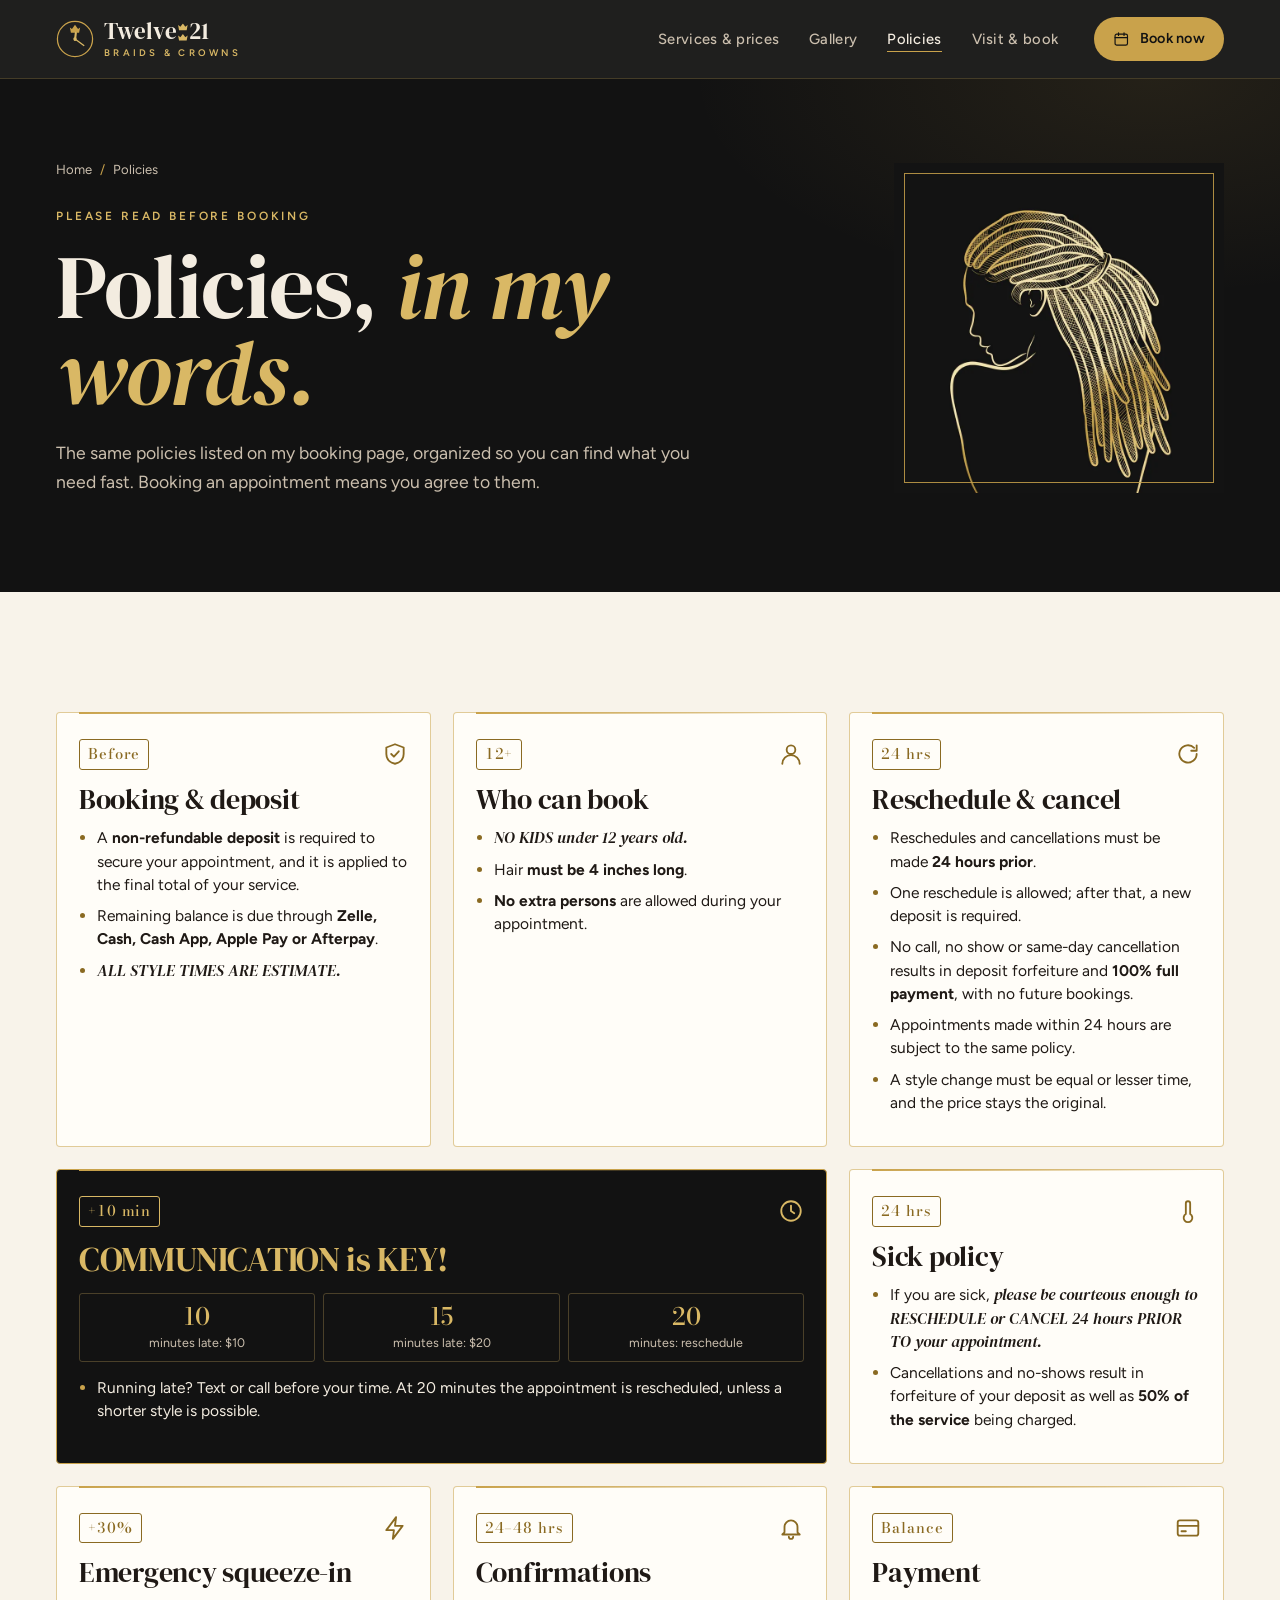
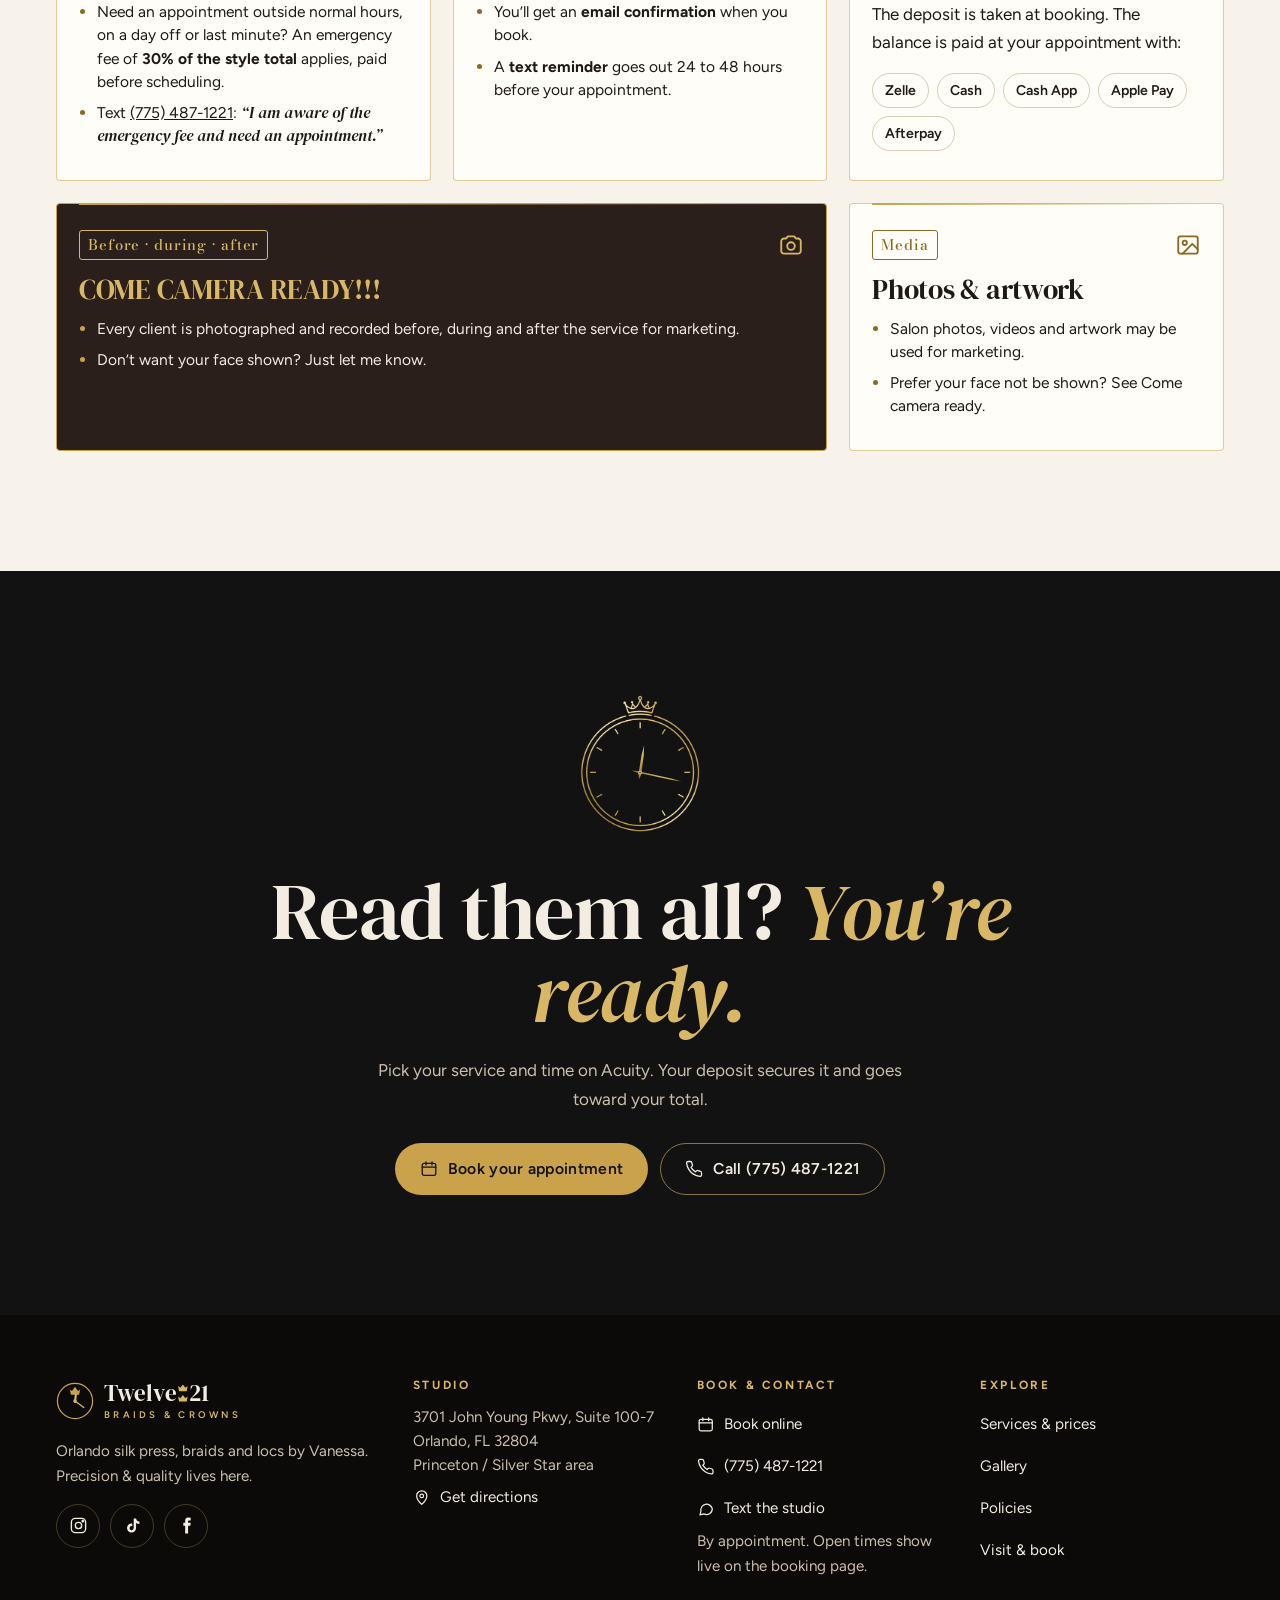
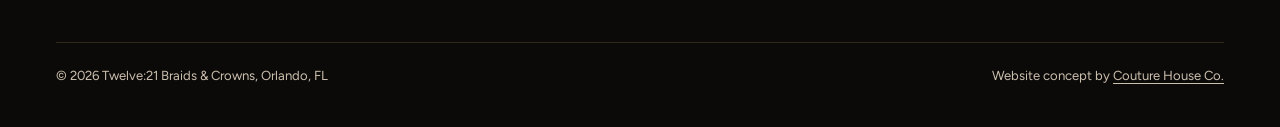
<file: policies.html>
<!doctype html>
<html lang="en">
<head>
<meta charset="utf-8">
<meta name="viewport" content="width=device-width, initial-scale=1, viewport-fit=cover">
<title>Booking Policies | Twelve:21 Braids & Crowns, Orlando</title>
<meta name="description" content="Deposit, reschedule, late, sick and emergency squeeze-in policies for Twelve:21 Braids & Crowns in Orlando. Clients 12+. Come camera ready.">
<link rel="canonical" href="https://twelve21-braids-crowns.netlify.app/policies.html">
<meta name="theme-color" content="#121212">
<meta name="format-detection" content="telephone=no">
<meta name="robots" content="index, follow, max-image-preview:large">
<meta property="og:type" content="website">
<meta property="og:site_name" content="Twelve:21 Braids &amp; Crowns">
<meta property="og:title" content="Booking Policies | Twelve:21 Braids & Crowns, Orlando">
<meta property="og:description" content="Deposit, reschedule, late, sick and emergency squeeze-in policies for Twelve:21 Braids & Crowns in Orlando. Clients 12+. Come camera ready.">
<meta property="og:url" content="https://twelve21-braids-crowns.netlify.app/policies.html">
<meta property="og:image" content="https://twelve21-braids-crowns.netlify.app/assets/img/share-2.jpg">
<meta property="og:image:secure_url" content="https://twelve21-braids-crowns.netlify.app/assets/img/share-2.jpg">
<meta property="og:image:width" content="1200">
<meta property="og:image:height" content="630">
<meta property="og:image:type" content="image/jpeg">
<meta property="og:image:alt" content="Twelve:21 Braids &amp; Crowns, Orlando: Precision and quality lives here. 5.0 on Google from 135 reviews.">
<meta property="og:locale" content="en_US">
<meta name="twitter:card" content="summary_large_image">
<meta name="twitter:title" content="Booking Policies | Twelve:21 Braids & Crowns, Orlando">
<meta name="twitter:description" content="Deposit, reschedule, late, sick and emergency squeeze-in policies for Twelve:21 Braids & Crowns in Orlando. Clients 12+. Come camera ready.">
<meta name="twitter:image" content="https://twelve21-braids-crowns.netlify.app/assets/img/share-2.jpg">
<link rel="icon" href="assets/img/favicon.svg" type="image/svg+xml">
<link rel="icon" href="assets/img/favicon-32.png" sizes="32x32" type="image/png">
<link rel="apple-touch-icon" href="assets/img/apple-touch-icon.png">
<link rel="manifest" href="site.webmanifest">
<link rel="preload" href="assets/fonts/dm-serif-display-latin-400-normal.woff2" as="font" type="font/woff2" crossorigin>
<link rel="preload" href="assets/fonts/figtree-latin-wght-normal.woff2" as="font" type="font/woff2" crossorigin>
<link rel="stylesheet" href="assets/css/fonts.css?v=20261012b">
<link rel="stylesheet" href="assets/css/site.css?v=20261012b">
<script src="assets/js/js-flag.js"></script>
<script src="assets/js/site.js" defer></script>
<script type="application/ld+json">{"@context":"https://schema.org","@type":"HairSalon","@id":"https://twelve21-braids-crowns.netlify.app/#salon","name":"Twelve:21 Braids & Crowns","url":"https://twelve21-braids-crowns.netlify.app/","logo":"https://twelve21-braids-crowns.netlify.app/assets/img/apple-touch-icon.png","image":["https://twelve21-braids-crowns.netlify.app/assets/img/share-2.jpg","https://twelve21-braids-crowns.netlify.app/assets/img/sleek-braided-ponytail-precision-parts.webp"],"description":"Orlando silk press, knotless and feed-in braids, locs and sleek ponytails by Vanessa. Precision and quality, by appointment.","telephone":"+1-775-487-1221","address":{"@type":"PostalAddress","streetAddress":"3701 John Young Pkwy, Suite 100-7","addressLocality":"Orlando","addressRegion":"FL","postalCode":"32804","addressCountry":"US"},"geo":{"@type":"GeoCoordinates","latitude":28.5821472,"longitude":-81.4159934},"areaServed":[{"@type":"City","name":"Orlando"},"Princeton / Silver Star","College Park","Pine Hills"],"priceRange":"$25-$300","paymentAccepted":"Zelle, Cash, Cash App, Apple Pay, Afterpay","sameAs":["https://www.instagram.com/twelve21_braidsandcrowns/","https://www.tiktok.com/@twelve21_braidsandcrowns","https://www.facebook.com/Twelve21BraidsAndCrowns","https://www.yelp.com/biz/twelve-21-braids-and-crowns-orlando","https://linktr.ee/twelve21braidsandcrowns"],"potentialAction":{"@type":"ReserveAction","target":"https://twelve21braidsandcrowns.as.me/","name":"Book an appointment"}}</script>
<script type="application/ld+json">{"@context":"https://schema.org","@type":"BreadcrumbList","itemListElement":[{"@type":"ListItem","position":1,"name":"Home","item":"https://twelve21-braids-crowns.netlify.app/"},{"@type":"ListItem","position":2,"name":"Policies","item":"https://twelve21-braids-crowns.netlify.app/policies.html"}]}</script>
</head>
<body>
<a class="skip" href="#main">Skip to content</a>
<header class="site-header">
  <div class="wrap hdr">
    <a class="brand" href="index.html" aria-label="Twelve:21 Braids and Crowns, home"><svg class="brand-mark" viewBox="0 0 40 40" aria-hidden="true" focusable="false"><circle cx="20" cy="20" r="18.5" fill="none" stroke="#C9A24B" stroke-width="1.3"/><path d="M14.6 7.8l2.2 1.7 3.2-4.5 3.2 4.5 2.2-1.7-1.1 5.6h-8.6z" fill="#C9A24B"/><line x1="20" y1="21" x2="20.9" y2="13.6" stroke="#D9B865" stroke-width="2.2" stroke-linecap="round"/><line x1="20" y1="20" x2="29.3" y2="26.8" stroke="#D9B865" stroke-width="1.4" stroke-linecap="round"/><circle cx="20" cy="20" r="1.8" fill="#D9B865"/></svg><span class="wm"><span class="wm-name">Twelve<svg class="crown-colon" viewBox="0 0 10 19" aria-hidden="true" focusable="false"><path fill="currentColor" d="M0 1.6l2.4 1.9L5 0l2.6 3.5L10 1.6 9 7H1zM0 12.6l2.4 1.9L5 11l2.6 3.5 2.4-1.9L9 18H1z"/></svg>21</span><span class="wm-sub">Braids &amp; Crowns</span></span></a>
    <nav class="nav-d" aria-label="Main"><ul><li><a href="services.html">Services &amp; prices</a></li><li><a href="gallery.html">Gallery</a></li><li><a href="policies.html" aria-current="page">Policies</a></li><li><a href="visit.html">Visit &amp; book</a></li></ul></nav>
    <a class="btn btn-gold hdr-cta" href="https://twelve21braidsandcrowns.as.me/"><svg class="icon" viewBox="0 0 24 24" aria-hidden="true" focusable="false"><rect x="3" y="4.5" width="18" height="16" rx="2.5"/><path d="M3 9.5h18M8 2.5v4M16 2.5v4"/></svg>Book now</a>
    <button class="menu-btn" type="button" aria-expanded="false" aria-controls="mnav"><span class="bars" aria-hidden="true"><span></span><span></span></span>Menu</button>
  </div>
</header>
<div class="mnav" id="mnav" role="dialog" aria-modal="true" aria-label="Site menu" hidden>
  <div class="mnav-top"><span class="brand"><svg class="brand-mark" viewBox="0 0 40 40" aria-hidden="true" focusable="false"><circle cx="20" cy="20" r="18.5" fill="none" stroke="#C9A24B" stroke-width="1.3"/><path d="M14.6 7.8l2.2 1.7 3.2-4.5 3.2 4.5 2.2-1.7-1.1 5.6h-8.6z" fill="#C9A24B"/><line x1="20" y1="21" x2="20.9" y2="13.6" stroke="#D9B865" stroke-width="2.2" stroke-linecap="round"/><line x1="20" y1="20" x2="29.3" y2="26.8" stroke="#D9B865" stroke-width="1.4" stroke-linecap="round"/><circle cx="20" cy="20" r="1.8" fill="#D9B865"/></svg><span class="wm"><span class="wm-name">Twelve<svg class="crown-colon" viewBox="0 0 10 19" aria-hidden="true" focusable="false"><path fill="currentColor" d="M0 1.6l2.4 1.9L5 0l2.6 3.5L10 1.6 9 7H1zM0 12.6l2.4 1.9L5 11l2.6 3.5 2.4-1.9L9 18H1z"/></svg>21</span><span class="wm-sub">Braids &amp; Crowns</span></span></span><button class="mnav-close" type="button" aria-label="Close menu"><svg class="icon" viewBox="0 0 24 24" aria-hidden="true" focusable="false"><path d="M6 6l12 12M18 6 6 18"/></svg></button></div>
  <nav aria-label="Mobile"><ul><li><a href="index.html">Home<span>12:21</span></a></li><li><a href="services.html">Services &amp; prices<span>12:22</span></a></li><li><a href="gallery.html">Gallery<span>12:23</span></a></li><li><a href="policies.html" aria-current="page">Policies<span>12:24</span></a></li><li><a href="visit.html">Visit &amp; book<span>12:25</span></a></li></ul></nav>
  <div class="mnav-foot">
    <a class="btn btn-gold" href="https://twelve21braidsandcrowns.as.me/"><svg class="icon" viewBox="0 0 24 24" aria-hidden="true" focusable="false"><rect x="3" y="4.5" width="18" height="16" rx="2.5"/><path d="M3 9.5h18M8 2.5v4M16 2.5v4"/></svg>Book your appointment</a>
    <a class="btn btn-line" href="tel:+17754871221"><svg class="icon" viewBox="0 0 24 24" aria-hidden="true" focusable="false"><path d="M22 16.9v3a2 2 0 0 1-2.2 2 19.8 19.8 0 0 1-8.6-3.1 19.5 19.5 0 0 1-6-6A19.8 19.8 0 0 1 2.1 4.2 2 2 0 0 1 4.1 2h3a2 2 0 0 1 2 1.7c.1.9.4 1.8.7 2.7a2 2 0 0 1-.5 2.1L8 9.8a16 16 0 0 0 6 6l1.3-1.3a2 2 0 0 1 2.1-.4c.9.3 1.8.6 2.7.7a2 2 0 0 1 1.7 2z"/></svg>Call (775) 487-1221</a>
    <p>3701 John Young Pkwy, Suite 100-7<br>Orlando, FL 32804</p>
  </div>
</div>
<main id="main" tabindex="-1">
<section class="page-hero" aria-labelledby="ph-h">
  <div class="wrap ph-split">
    <div>
      <nav class="crumbs" aria-label="Breadcrumb"><ol><li><a href="index.html">Home</a></li><li aria-current="page">Policies</li></ol></nav>
      <p class="stamp">Please read before booking</p>
      <h1 id="ph-h">Policies, <em>in my words.</em></h1>
      <p class="lede">The same policies listed on my booking page, organized so you can find what you need fast. Booking an appointment means you agree to them.</p>
    </div>
    <div class="ph-art"><figure class="art-panel ph-panel ph-panel--back"><div class="ap-img"><img src="assets/img/gold-line-back-view-braids-800.webp" srcset="assets/img/gold-line-back-view-braids-800.webp 800w, assets/img/gold-line-back-view-braids.webp 1200w" sizes="(min-width: 900px) 340px, 92vw" width="800" height="993" alt="Gold line drawing of a woman seen from behind, long braids gathered at the crown and falling down her back" loading="lazy" decoding="async"></div><span class="ap-line" aria-hidden="true"></span></figure></div>
  </div>
</section>
<section class="sec sec--ivory" aria-label="Studio policies">
  <div class="wrap"><div class="pol-grid"><article class="pol rv" aria-labelledby="pol-0"><div class="pol-t"><span class="stamp-t">Before</span><svg class="icon" viewBox="0 0 24 24" aria-hidden="true" focusable="false"><path d="M12 3l8 3v6c0 5-3.5 8-8 9-4.5-1-8-4-8-9V6z"/><path d="M8.5 12l2.5 2.5 4.5-5"/></svg></div><h2 id="pol-0">Booking &amp; deposit</h2><ul><li>A <strong>non-refundable deposit</strong> is required to secure your appointment, and it is applied to the final total of your service.</li><li>Remaining balance is due through <strong>Zelle, Cash, Cash App, Apple Pay or Afterpay</strong>.</li><li><span class="her">ALL STYLE TIMES ARE ESTIMATE.</span></li></ul></article><article class="pol rv" aria-labelledby="pol-1"><div class="pol-t"><span class="stamp-t">12+</span><svg class="icon" viewBox="0 0 24 24" aria-hidden="true" focusable="false"><circle cx="12" cy="8" r="4"/><path d="M4 21a8 8 0 0 1 16 0"/></svg></div><h2 id="pol-1">Who can book</h2><ul><li><span class="her">NO KIDS under 12 years old.</span></li><li>Hair <strong>must be 4 inches long</strong>.</li><li><strong>No extra persons</strong> are allowed during your appointment.</li></ul></article><article class="pol rv" aria-labelledby="pol-2"><div class="pol-t"><span class="stamp-t">24 hrs</span><svg class="icon" viewBox="0 0 24 24" aria-hidden="true" focusable="false"><path d="M20 12a8 8 0 1 1-2.3-5.7M20 4v5h-5"/></svg></div><h2 id="pol-2">Reschedule &amp; cancel</h2><ul><li>Reschedules and cancellations must be made <strong>24 hours prior</strong>.</li><li>One reschedule is allowed; after that, a new deposit is required.</li><li>No call, no show or same-day cancellation results in deposit forfeiture and <strong>100% full payment</strong>, with no future bookings.</li><li>Appointments made within 24 hours are subject to the same policy.</li><li>A style change must be equal or lesser time, and the price stays the original.</li></ul></article><article class="pol rv pol--key" aria-labelledby="pol-3"><div class="pol-t"><span class="stamp-t">+10 min</span><svg class="icon" viewBox="0 0 24 24" aria-hidden="true" focusable="false"><circle cx="12" cy="12" r="9"/><path d="M12 7v5l3 2"/></svg></div><h2 id="pol-3">COMMUNICATION is KEY!</h2><div class="late-scale"><div><b>10</b><span>minutes late: $10</span></div><div><b>15</b><span>minutes late: $20</span></div><div><b>20</b><span>minutes: reschedule</span></div></div><ul><li>Running late? Text or call before your time. At 20 minutes the appointment is rescheduled, unless a shorter style is possible.</li></ul></article><article class="pol rv" aria-labelledby="pol-4"><div class="pol-t"><span class="stamp-t">24 hrs</span><svg class="icon" viewBox="0 0 24 24" aria-hidden="true" focusable="false"><path d="M14 14.8V5a2 2 0 0 0-4 0v9.8a4 4 0 1 0 4 0z"/></svg></div><h2 id="pol-4">Sick policy</h2><ul><li>If you are sick, <span class="her">please be courteous enough to RESCHEDULE or CANCEL 24 hours PRIOR TO your appointment.</span></li><li>Cancellations and no-shows result in forfeiture of your deposit as well as <strong>50% of the service</strong> being charged.</li></ul></article><article class="pol rv" aria-labelledby="pol-5"><div class="pol-t"><span class="stamp-t">+30%</span><svg class="icon" viewBox="0 0 24 24" aria-hidden="true" focusable="false"><path d="M13 2L4 14h7l-1 8 9-12h-7z"/></svg></div><h2 id="pol-5">Emergency squeeze-in</h2><ul><li>Need an appointment outside normal hours, on a day off or last minute? An emergency fee of <strong>30% of the style total</strong> applies, paid before scheduling.</li><li>Text <a href="sms:+17754871221?&body=I%20am%20aware%20of%20the%20emergency%20fee%20and%20need%20an%20appointment">(775) 487-1221</a>: <span class="her">&ldquo;I am aware of the emergency fee and need an appointment.&rdquo;</span></li></ul></article><article class="pol rv" aria-labelledby="pol-6"><div class="pol-t"><span class="stamp-t">24&ndash;48 hrs</span><svg class="icon" viewBox="0 0 24 24" aria-hidden="true" focusable="false"><path d="M6 16V11a6 6 0 0 1 12 0v5l2 2H4z"/><path d="M10 20a2 2 0 0 0 4 0"/></svg></div><h2 id="pol-6">Confirmations</h2><ul><li>You&rsquo;ll get an <strong>email confirmation</strong> when you book.</li><li>A <strong>text reminder</strong> goes out 24 to 48 hours before your appointment.</li></ul></article><article class="pol rv" aria-labelledby="pol-7"><div class="pol-t"><span class="stamp-t">Balance</span><svg class="icon" viewBox="0 0 24 24" aria-hidden="true" focusable="false"><rect x="2.5" y="5" width="19" height="14" rx="2"/><path d="M2.5 10h19M6 15h4"/></svg></div><h2 id="pol-7">Payment</h2><p>The deposit is taken at booking. The balance is paid at your appointment with:</p><ul class="pay-list"><li>Zelle</li><li>Cash</li><li>Cash App</li><li>Apple Pay</li><li>Afterpay</li></ul></article><article class="pol rv pol--esp" aria-labelledby="pol-8"><div class="pol-t"><span class="stamp-t">Before &middot; during &middot; after</span><svg class="icon" viewBox="0 0 24 24" aria-hidden="true" focusable="false"><path d="M3 8.5A2.5 2.5 0 0 1 5.5 6h2l1.5-2h6l1.5 2h2A2.5 2.5 0 0 1 21 8.5v9A2.5 2.5 0 0 1 18.5 20h-13A2.5 2.5 0 0 1 3 17.5z"/><circle cx="12" cy="13" r="3.5"/></svg></div><h2 id="pol-8">COME CAMERA READY!!!</h2><ul><li>Every client is photographed and recorded before, during and after the service for marketing.</li><li>Don&rsquo;t want your face shown? Just let me know.</li></ul></article><article class="pol rv" aria-labelledby="pol-9"><div class="pol-t"><span class="stamp-t">Media</span><svg class="icon" viewBox="0 0 24 24" aria-hidden="true" focusable="false"><rect x="3" y="4" width="18" height="16" rx="2"/><circle cx="9" cy="10" r="2"/><path d="M21 16l-5-5-9 9"/></svg></div><h2 id="pol-9">Photos &amp; artwork</h2><ul><li>Salon photos, videos and artwork may be used for marketing.</li><li>Prefer your face not be shown? See Come camera ready.</li></ul></article></div></div>
</section>
<section class="sec cta-band" aria-labelledby="cta-h">
  <div class="wrap">
    <div class="emblem emblem--cta" data-hands="sweep" aria-hidden="true"><img src="assets/img/gold-line-emblem-1221.png" srcset="assets/img/gold-line-emblem-1221-400.png 400w, assets/img/gold-line-emblem-1221.png 800w" sizes="240px" width="800" height="835" alt="" loading="lazy" decoding="async"><svg class="hands hands--emblem" viewBox="0 0 800 835" aria-hidden="true" focusable="false" data-c="400.4 434.6"><defs><linearGradient id="hg-cta" gradientUnits="userSpaceOnUse" x1="400.4" y1="482.5" x2="400.4" y2="209.2"><stop offset="0" stop-color="#8A6A22"/><stop offset=".55" stop-color="#D9B865"/><stop offset="1" stop-color="#C9A24B"/></linearGradient><radialGradient id="hs-cta"><stop offset="0" stop-color="#F4E4B4" stop-opacity=".9"/><stop offset=".4" stop-color="#D9B865" stop-opacity=".45"/><stop offset="1" stop-color="#C9A24B" stop-opacity="0"/></radialGradient></defs><g class="oh-h" transform="rotate(10.5 400.4 434.6)"><path d="M400.4 471.2 L407.7 445.9 L406.3 341.6 L400.4 288.1 L394.5 341.6 L393.1 445.9Z" fill="url(#hg-cta)"/></g><g class="oh-m" transform="rotate(126 400.4 434.6)"><path d="M400.4 482.5 L404.3 451.5 L403.5 265.5 L400.4 209.2 L397.3 265.5 L396.5 451.5Z" fill="url(#hg-cta)"/></g><circle cx="400.4" cy="434.6" r="10.1" fill="#D9B865"/><circle cx="400.4" cy="434.6" r="3.4" fill="#121212"/></svg></div>
    <h2 id="cta-h">Read them all? <em>You&rsquo;re ready.</em></h2>
    <p>Pick your service and time on Acuity. Your deposit secures it and goes toward your total.</p>
    <div class="btns"><a class="btn btn-gold" href="https://twelve21braidsandcrowns.as.me/"><svg class="icon" viewBox="0 0 24 24" aria-hidden="true" focusable="false"><rect x="3" y="4.5" width="18" height="16" rx="2.5"/><path d="M3 9.5h18M8 2.5v4M16 2.5v4"/></svg>Book your appointment</a><a class="btn btn-line" href="tel:+17754871221"><svg class="icon" viewBox="0 0 24 24" aria-hidden="true" focusable="false"><path d="M22 16.9v3a2 2 0 0 1-2.2 2 19.8 19.8 0 0 1-8.6-3.1 19.5 19.5 0 0 1-6-6A19.8 19.8 0 0 1 2.1 4.2 2 2 0 0 1 4.1 2h3a2 2 0 0 1 2 1.7c.1.9.4 1.8.7 2.7a2 2 0 0 1-.5 2.1L8 9.8a16 16 0 0 0 6 6l1.3-1.3a2 2 0 0 1 2.1-.4c.9.3 1.8.6 2.7.7a2 2 0 0 1 1.7 2z"/></svg>Call (775) 487-1221</a></div>
  </div>
</section>
</main>
<footer class="site-footer">
  <div class="wrap">
    <div class="ft-grid">
      <div>
        <a class="brand" href="index.html" aria-label="Twelve:21 Braids and Crowns, home"><svg class="brand-mark" viewBox="0 0 40 40" aria-hidden="true" focusable="false"><circle cx="20" cy="20" r="18.5" fill="none" stroke="#C9A24B" stroke-width="1.3"/><path d="M14.6 7.8l2.2 1.7 3.2-4.5 3.2 4.5 2.2-1.7-1.1 5.6h-8.6z" fill="#C9A24B"/><line x1="20" y1="21" x2="20.9" y2="13.6" stroke="#D9B865" stroke-width="2.2" stroke-linecap="round"/><line x1="20" y1="20" x2="29.3" y2="26.8" stroke="#D9B865" stroke-width="1.4" stroke-linecap="round"/><circle cx="20" cy="20" r="1.8" fill="#D9B865"/></svg><span class="wm"><span class="wm-name">Twelve<svg class="crown-colon" viewBox="0 0 10 19" aria-hidden="true" focusable="false"><path fill="currentColor" d="M0 1.6l2.4 1.9L5 0l2.6 3.5L10 1.6 9 7H1zM0 12.6l2.4 1.9L5 11l2.6 3.5 2.4-1.9L9 18H1z"/></svg>21</span><span class="wm-sub">Braids &amp; Crowns</span></span></a>
        <p>Orlando silk press, braids and locs by Vanessa. Precision &amp; quality lives here.</p>
        <div class="socials">
          <a href="https://www.instagram.com/twelve21_braidsandcrowns/" rel="noopener" aria-label="Instagram"><svg class="icon" viewBox="0 0 24 24" aria-hidden="true" focusable="false"><rect x="3" y="3" width="18" height="18" rx="5"/><circle cx="12" cy="12" r="4"/><circle cx="17.5" cy="6.5" r=".9"/></svg></a>
          <a href="https://www.tiktok.com/@twelve21_braidsandcrowns" rel="noopener" aria-label="TikTok"><svg class="icon icon--fill" viewBox="0 0 24 24" aria-hidden="true" focusable="false"><path d="M16.5 3c.4 2.3 1.9 3.8 4.2 4v3.1c-1.6 0-3-.5-4.2-1.3v6.4a5.7 5.7 0 1 1-5.7-5.7c.3 0 .6 0 .9.1v3.2a2.6 2.6 0 1 0 1.8 2.5V3z"/></svg></a>
          <a href="https://www.facebook.com/Twelve21BraidsAndCrowns" rel="noopener" aria-label="Facebook"><svg class="icon icon--fill" viewBox="0 0 24 24" aria-hidden="true" focusable="false"><path d="M14 8.5V6.8c0-.8.5-1 1-1h2.3V2.1L14.2 2C11 2 10.3 4.4 10.3 6v2.5H8v3.8h2.3V22H14v-9.7h2.9l.4-3.8z"/></svg></a>
        </div>
      </div>
      <div>
        <h2>Studio</h2>
        <address>3701 John Young Pkwy, Suite 100-7<br>Orlando, FL 32804<br>Princeton / Silver Star area</address>
        <ul><li><a href="https://www.google.com/maps/search/?api=1&query=Twelve%3A21+Braids+%26+Crowns+3701+John+Young+Pkwy+Suite+100-7+Orlando+FL+32804" rel="noopener"><svg class="icon" viewBox="0 0 24 24" aria-hidden="true" focusable="false"><path d="M12 21s-7-6.2-7-11.5A7 7 0 0 1 19 9.5C19 14.8 12 21 12 21z"/><circle cx="12" cy="9.5" r="2.5"/></svg>Get directions</a></li></ul>
      </div>
      <div>
        <h2>Book &amp; contact</h2>
        <ul>
          <li><a href="https://twelve21braidsandcrowns.as.me/"><svg class="icon" viewBox="0 0 24 24" aria-hidden="true" focusable="false"><rect x="3" y="4.5" width="18" height="16" rx="2.5"/><path d="M3 9.5h18M8 2.5v4M16 2.5v4"/></svg>Book online</a></li>
          <li><a href="tel:+17754871221"><svg class="icon" viewBox="0 0 24 24" aria-hidden="true" focusable="false"><path d="M22 16.9v3a2 2 0 0 1-2.2 2 19.8 19.8 0 0 1-8.6-3.1 19.5 19.5 0 0 1-6-6A19.8 19.8 0 0 1 2.1 4.2 2 2 0 0 1 4.1 2h3a2 2 0 0 1 2 1.7c.1.9.4 1.8.7 2.7a2 2 0 0 1-.5 2.1L8 9.8a16 16 0 0 0 6 6l1.3-1.3a2 2 0 0 1 2.1-.4c.9.3 1.8.6 2.7.7a2 2 0 0 1 1.7 2z"/></svg>(775) 487-1221</a></li>
          <li><a href="sms:+17754871221"><svg class="icon" viewBox="0 0 24 24" aria-hidden="true" focusable="false"><path d="M21 12a8 8 0 0 1-11.6 7.1L4 20.5l1.4-4.9A8 8 0 1 1 21 12z"/></svg>Text the studio</a></li>
        </ul>
        <p>By appointment. Open times show live on the booking page.</p>
      </div>
      <div>
        <h2>Explore</h2>
        <ul>
          <li><a href="services.html">Services &amp; prices</a></li>
          <li><a href="gallery.html">Gallery</a></li>
          <li><a href="policies.html">Policies</a></li>
          <li><a href="visit.html">Visit &amp; book</a></li>
        </ul>
      </div>
    </div>
    <div class="ft-bottom">
      <span>&copy; 2026 Twelve:21 Braids &amp; Crowns, Orlando, FL</span>
      <span>Website concept by <a href="https://couturehouse.co" rel="noopener">Couture House Co.</a></span>
    </div>
  </div>
</footer>
<div class="mbar">
  <a class="btn btn-line" href="tel:+17754871221"><svg class="icon" viewBox="0 0 24 24" aria-hidden="true" focusable="false"><path d="M22 16.9v3a2 2 0 0 1-2.2 2 19.8 19.8 0 0 1-8.6-3.1 19.5 19.5 0 0 1-6-6A19.8 19.8 0 0 1 2.1 4.2 2 2 0 0 1 4.1 2h3a2 2 0 0 1 2 1.7c.1.9.4 1.8.7 2.7a2 2 0 0 1-.5 2.1L8 9.8a16 16 0 0 0 6 6l1.3-1.3a2 2 0 0 1 2.1-.4c.9.3 1.8.6 2.7.7a2 2 0 0 1 1.7 2z"/></svg>Call</a>
  <a class="btn btn-gold" href="https://twelve21braidsandcrowns.as.me/"><svg class="icon" viewBox="0 0 24 24" aria-hidden="true" focusable="false"><rect x="3" y="4.5" width="18" height="16" rx="2.5"/><path d="M3 9.5h18M8 2.5v4M16 2.5v4"/></svg>Book appointment</a>
</div>
</body>
</html>
</file>
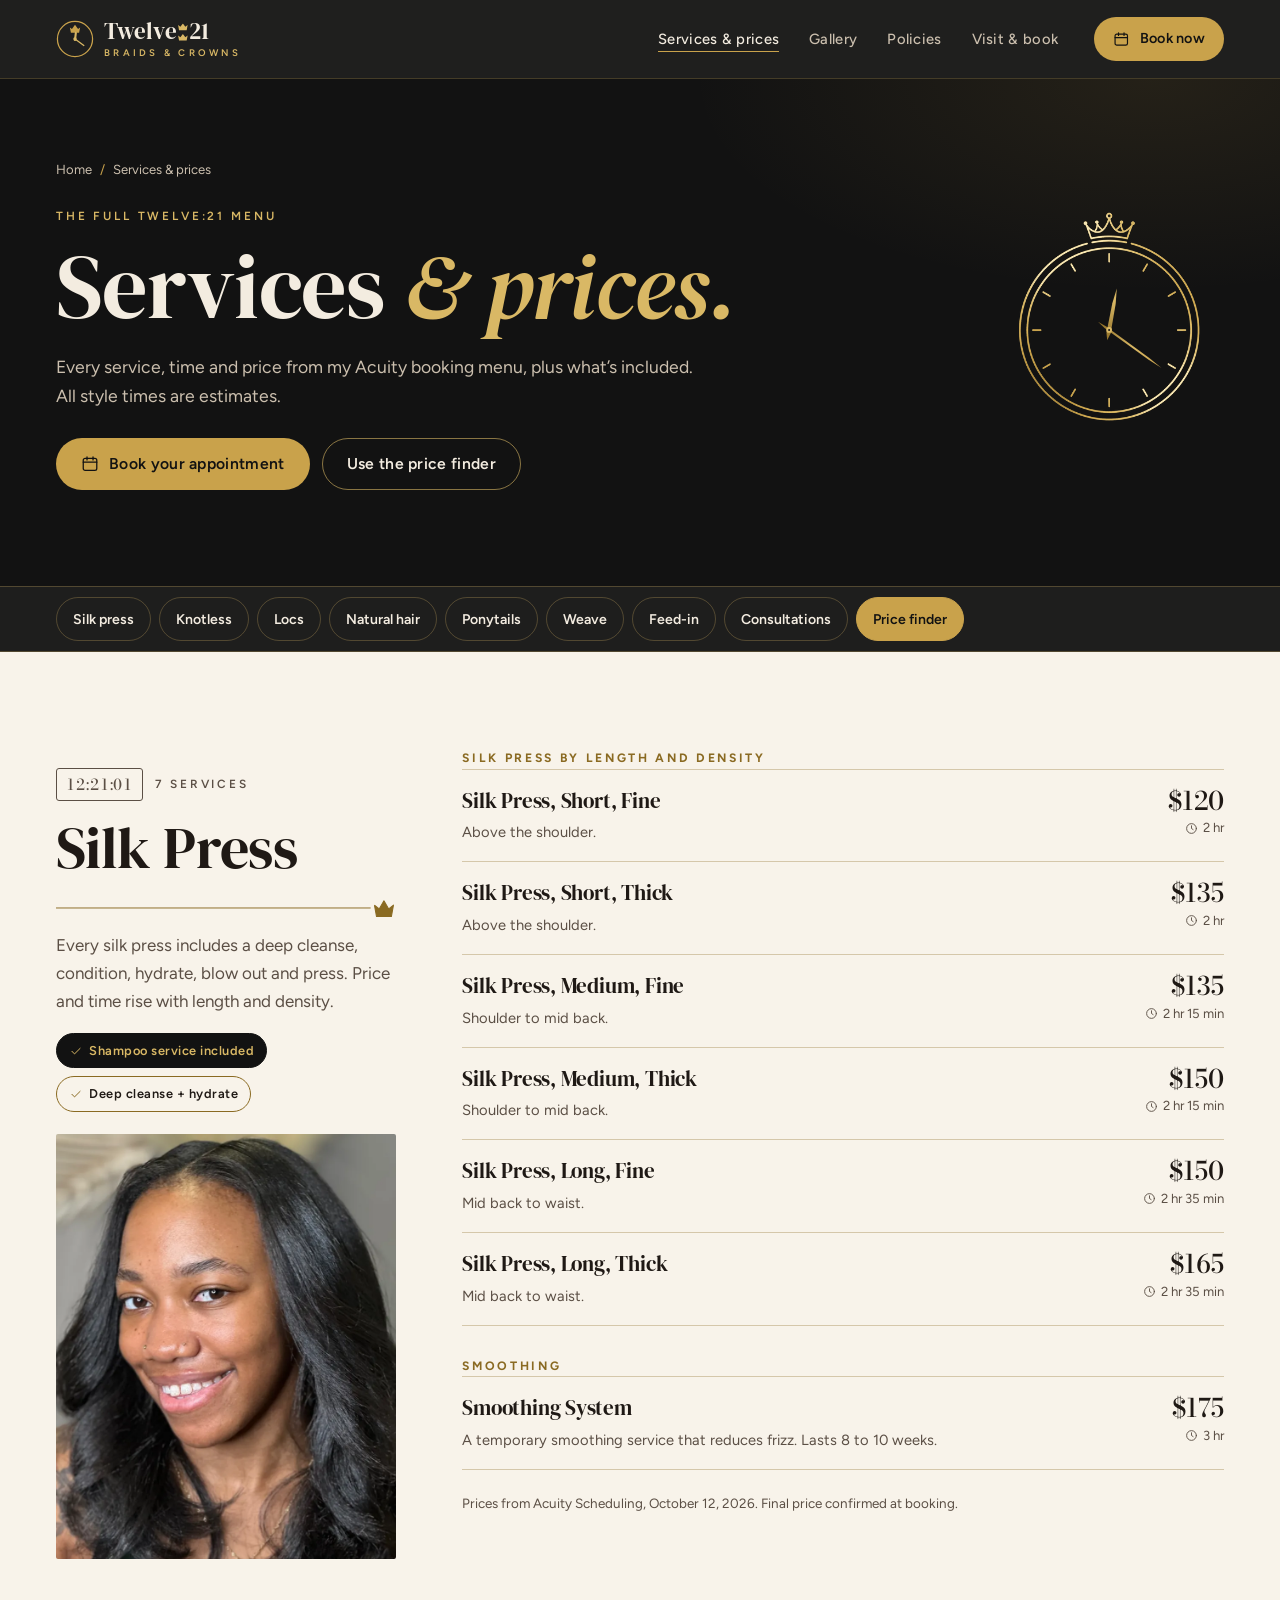
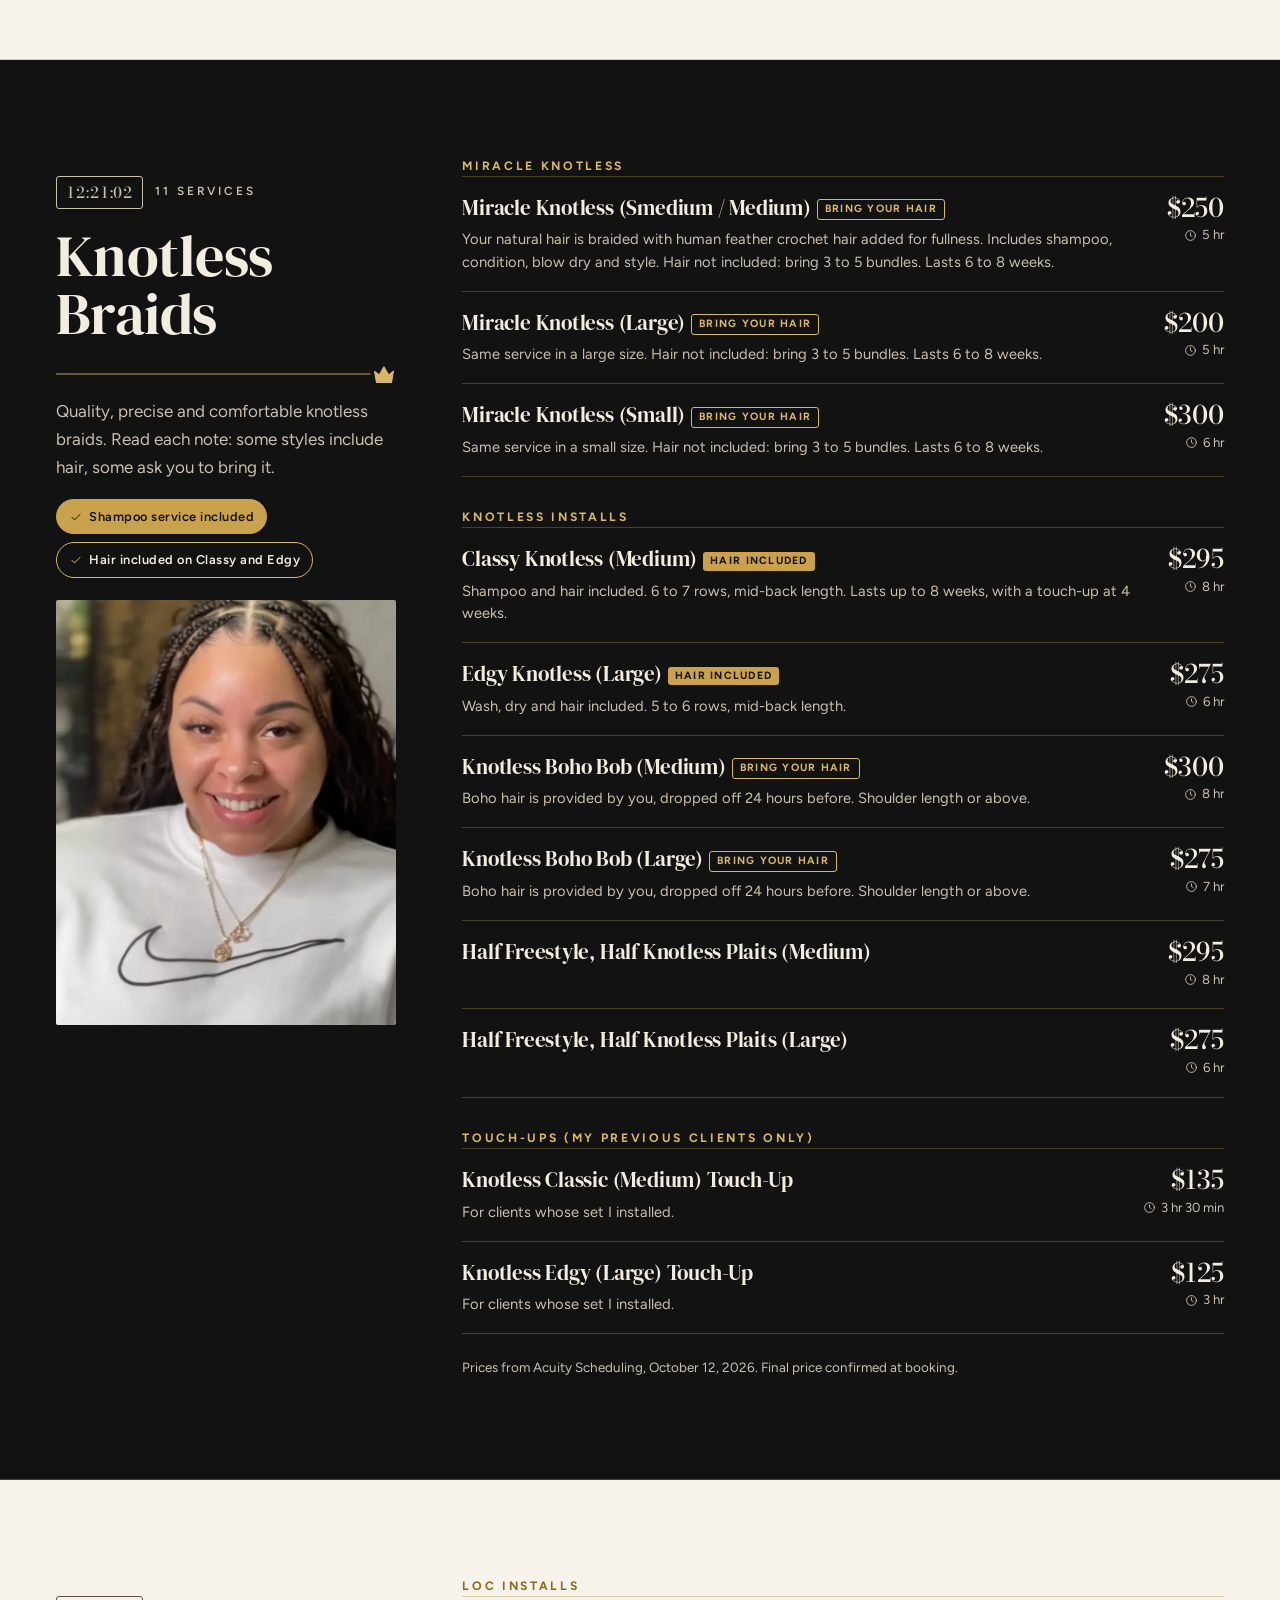
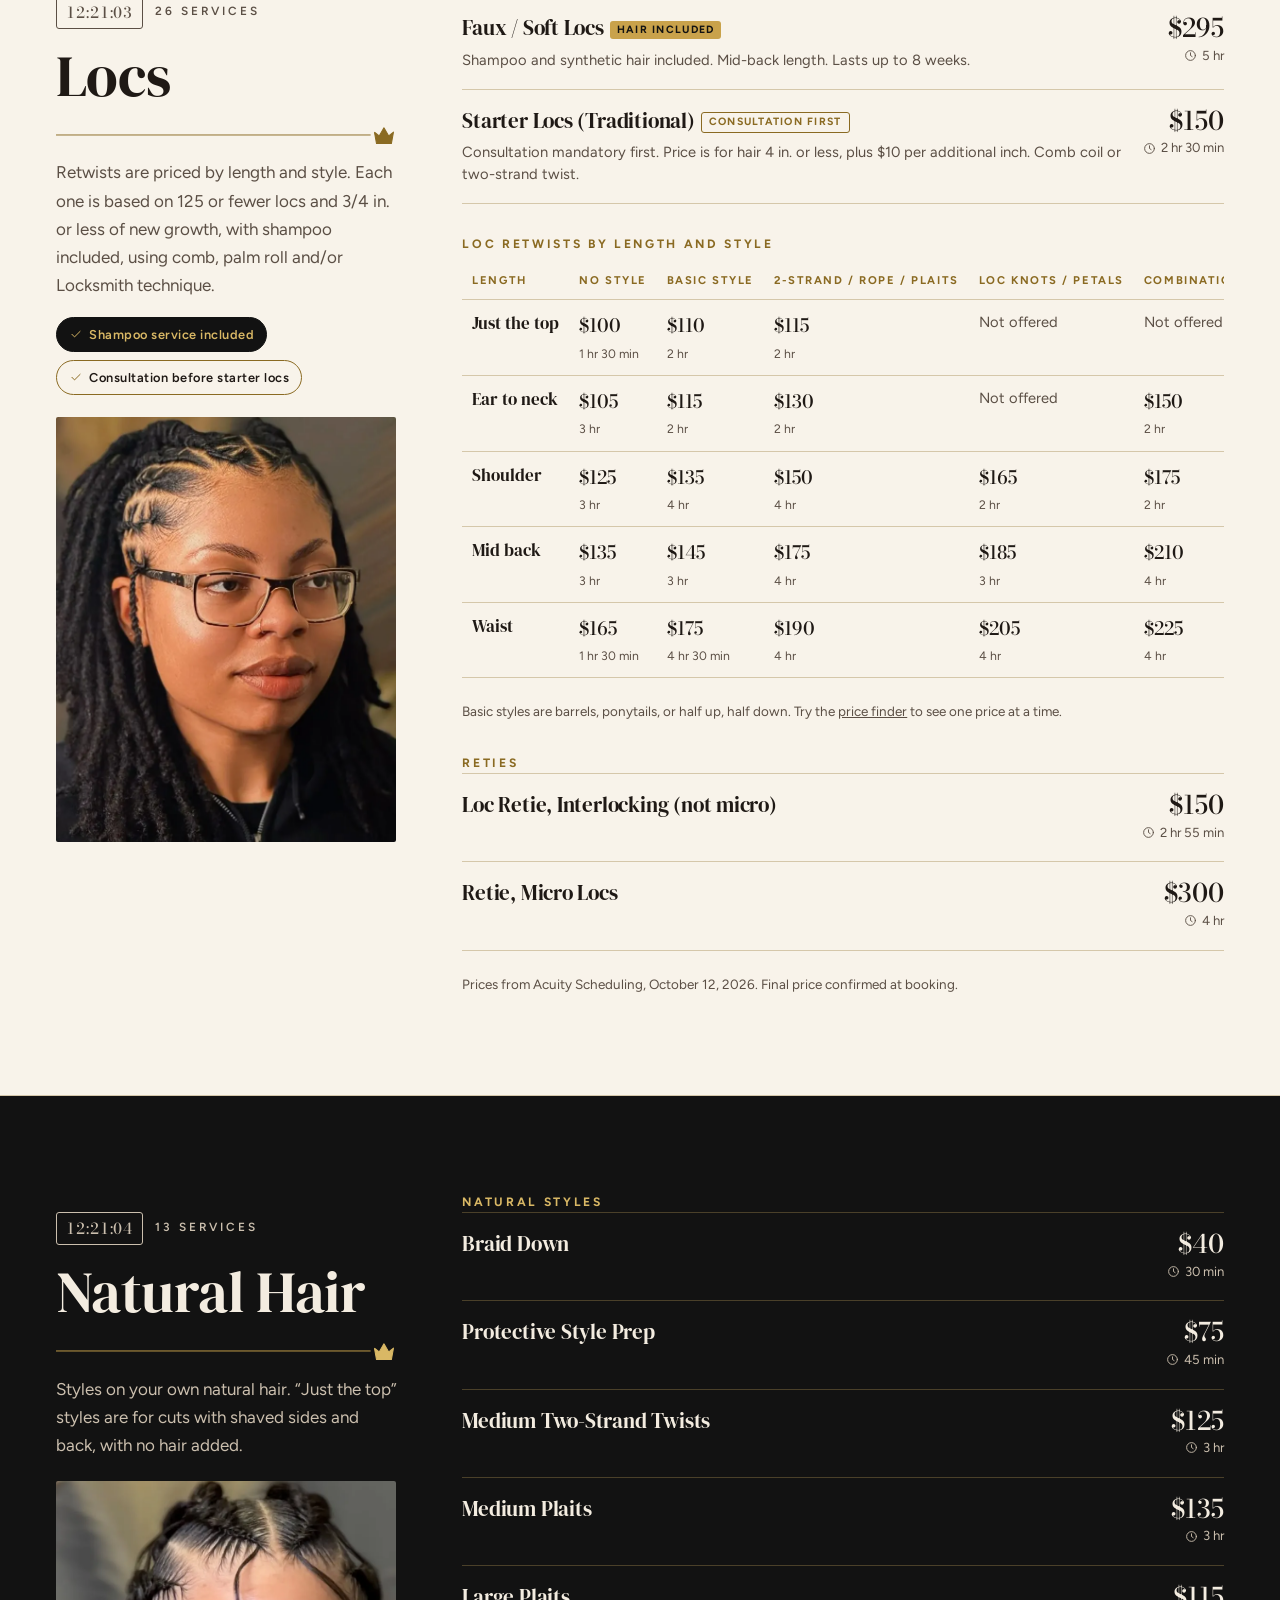
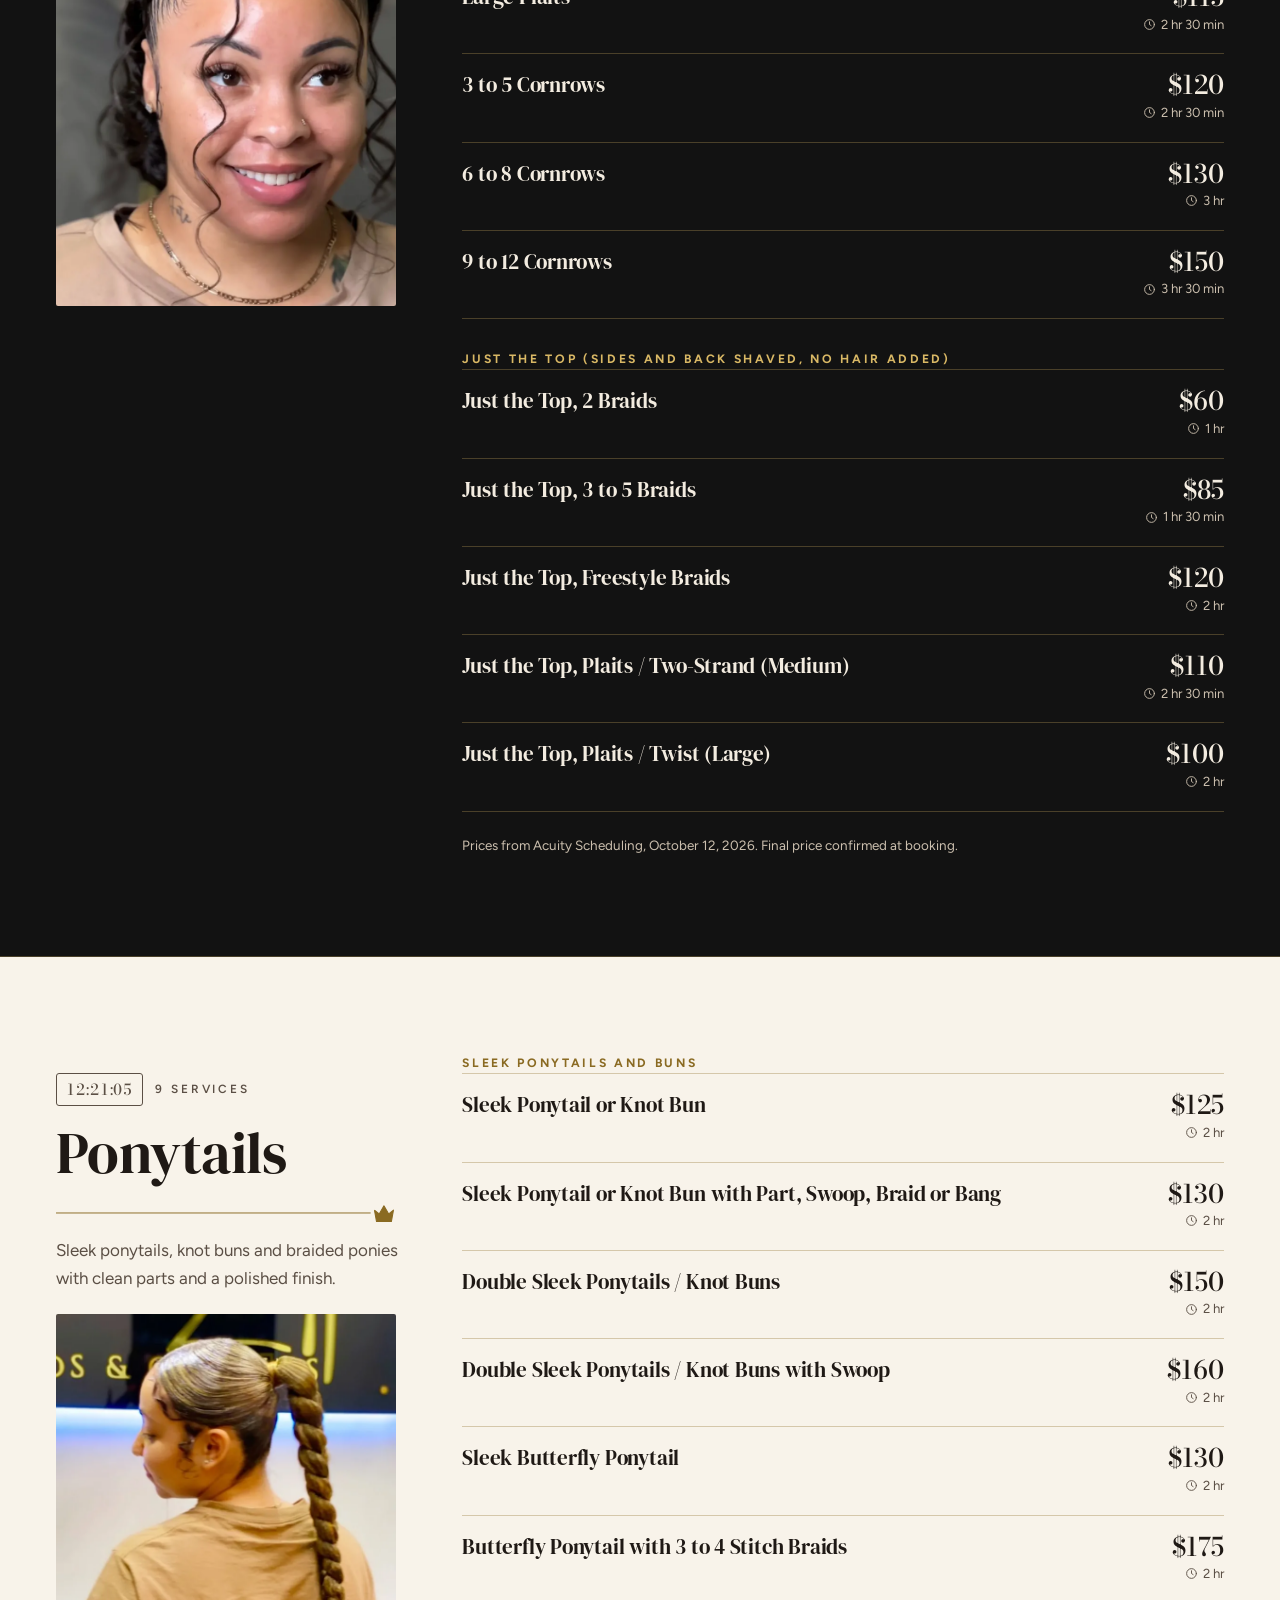
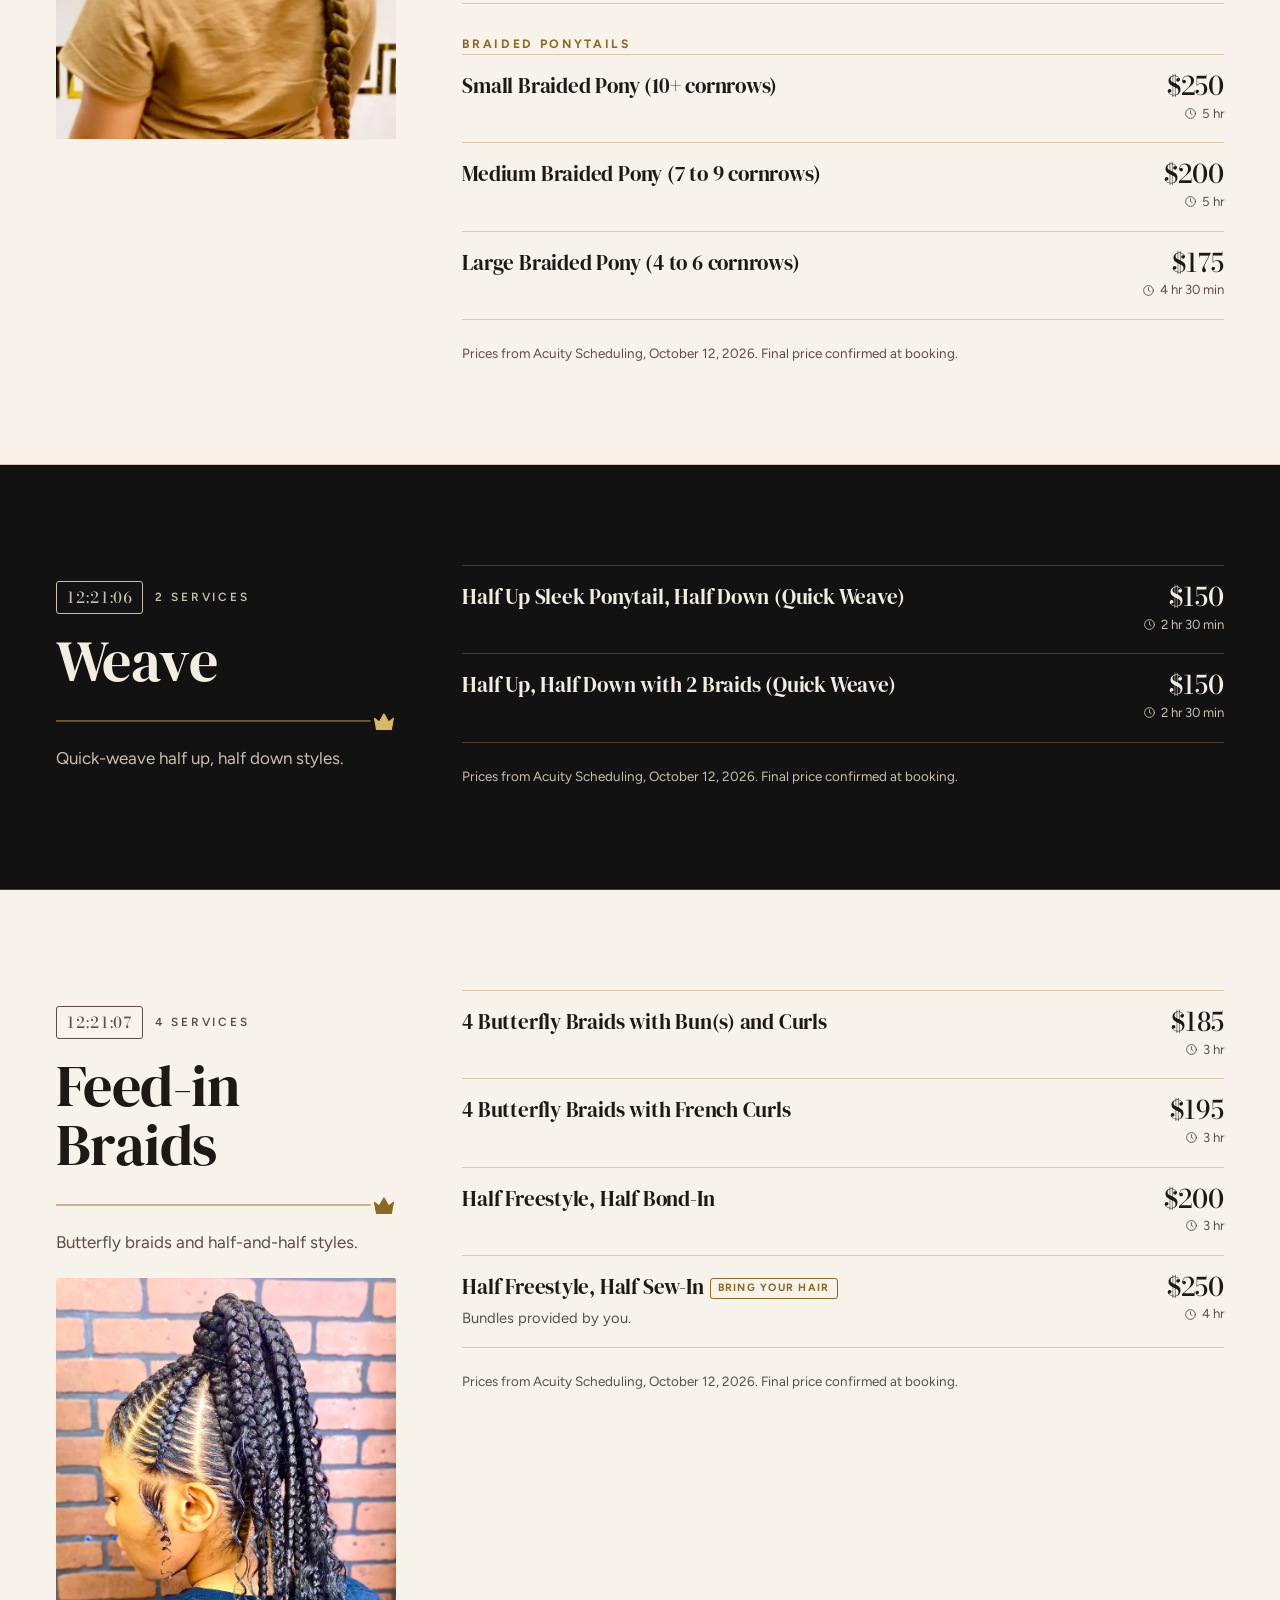
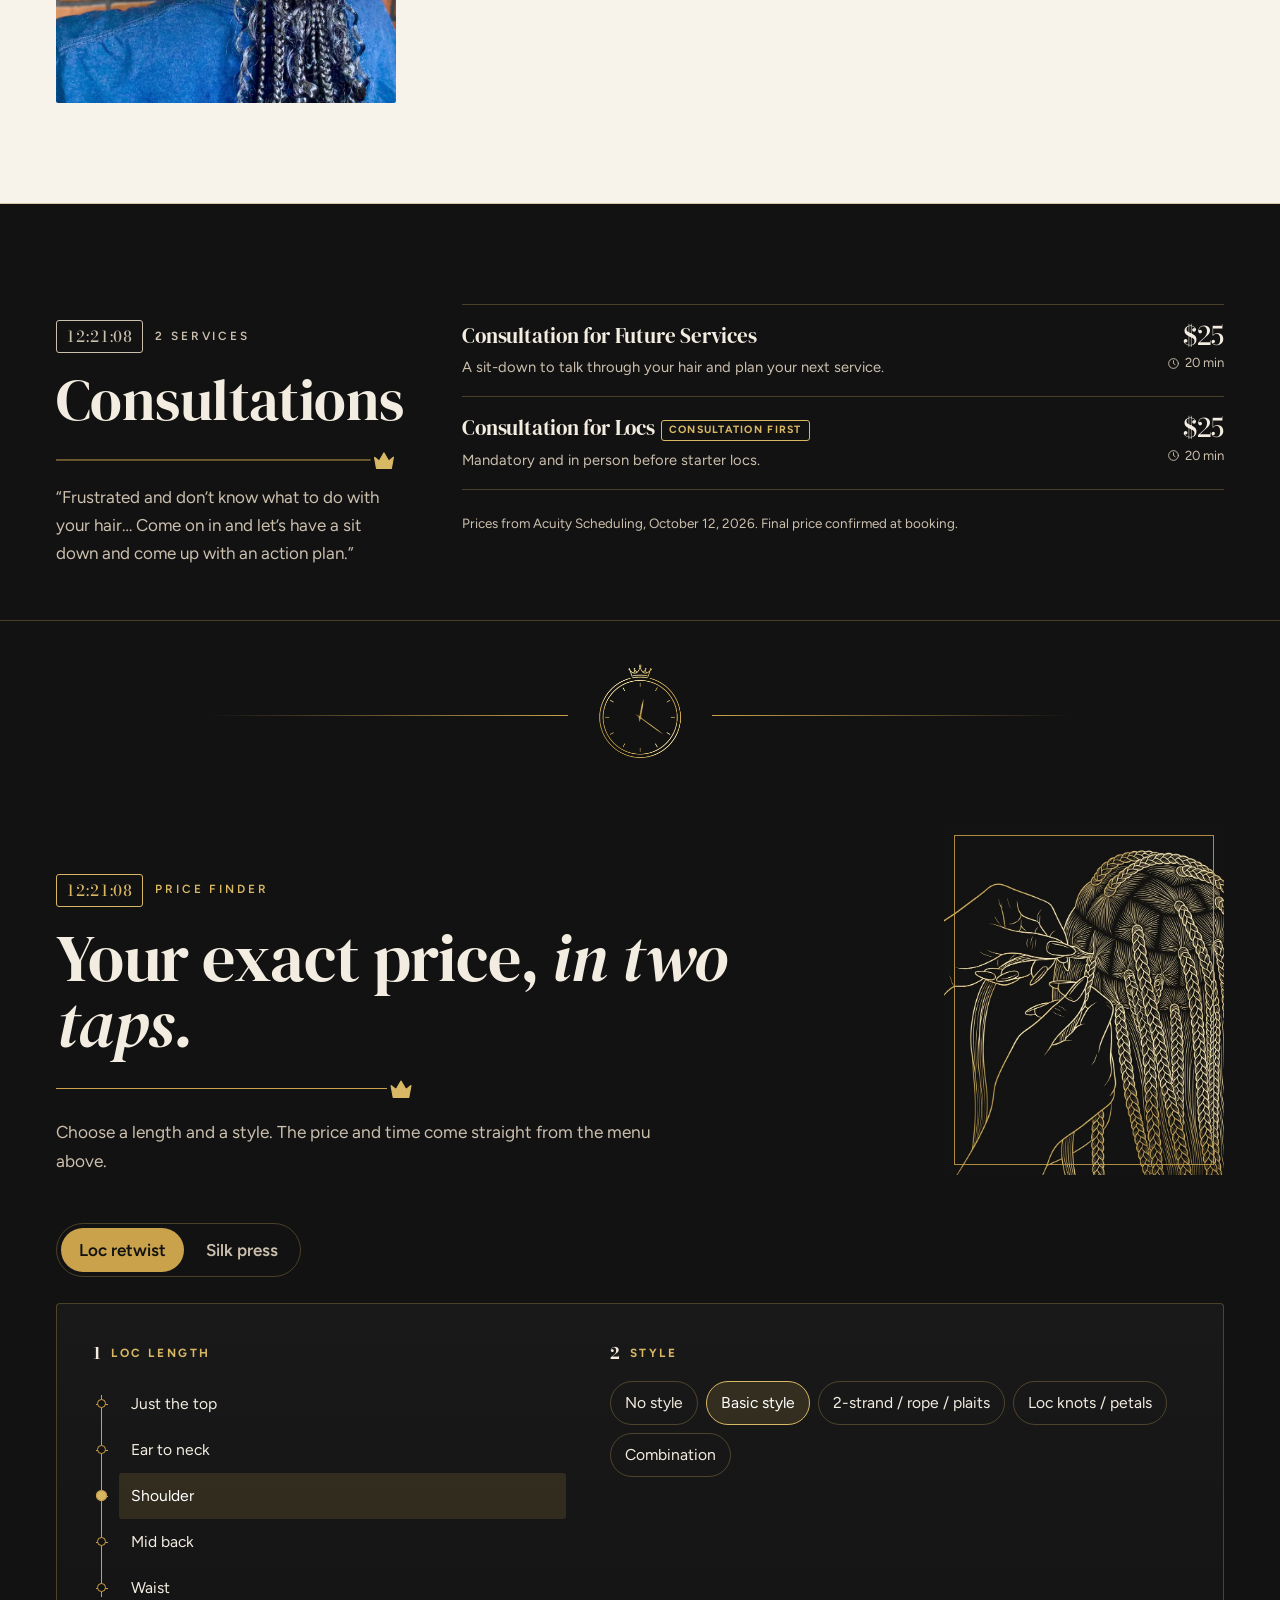
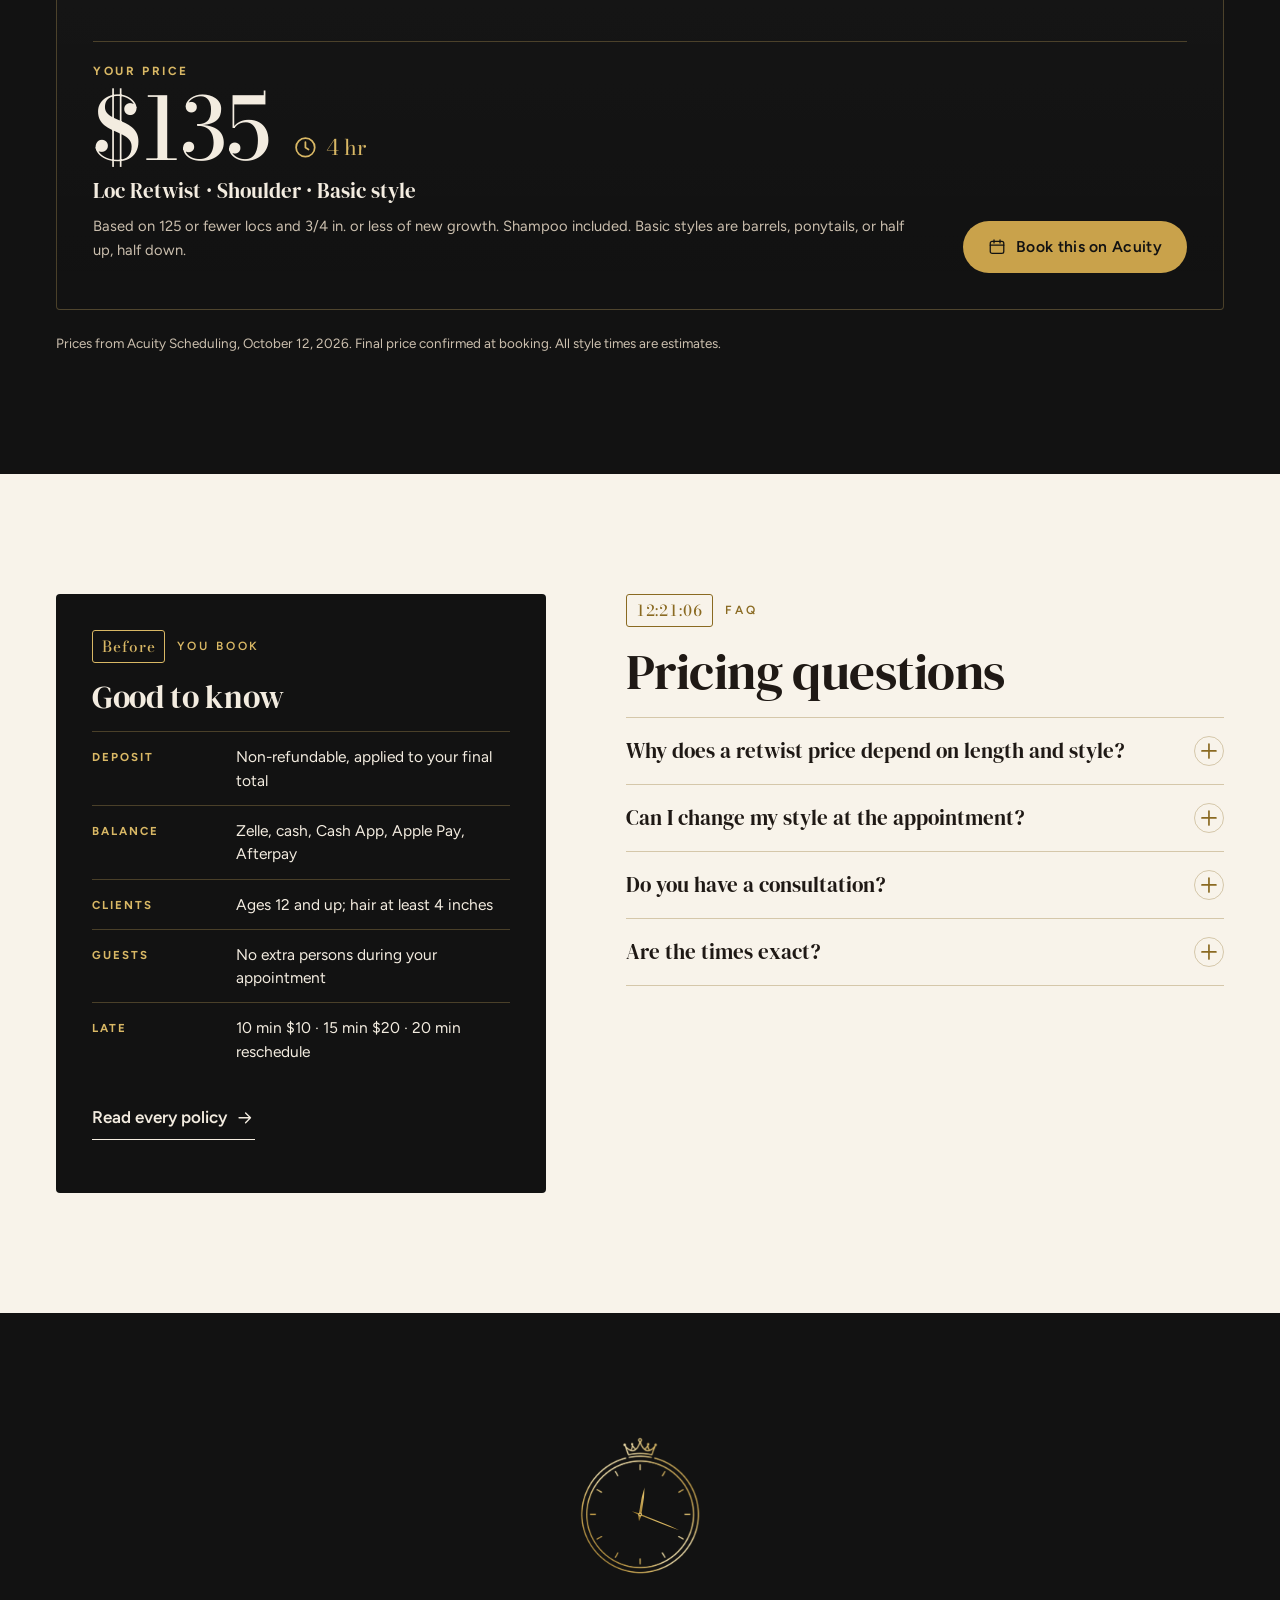
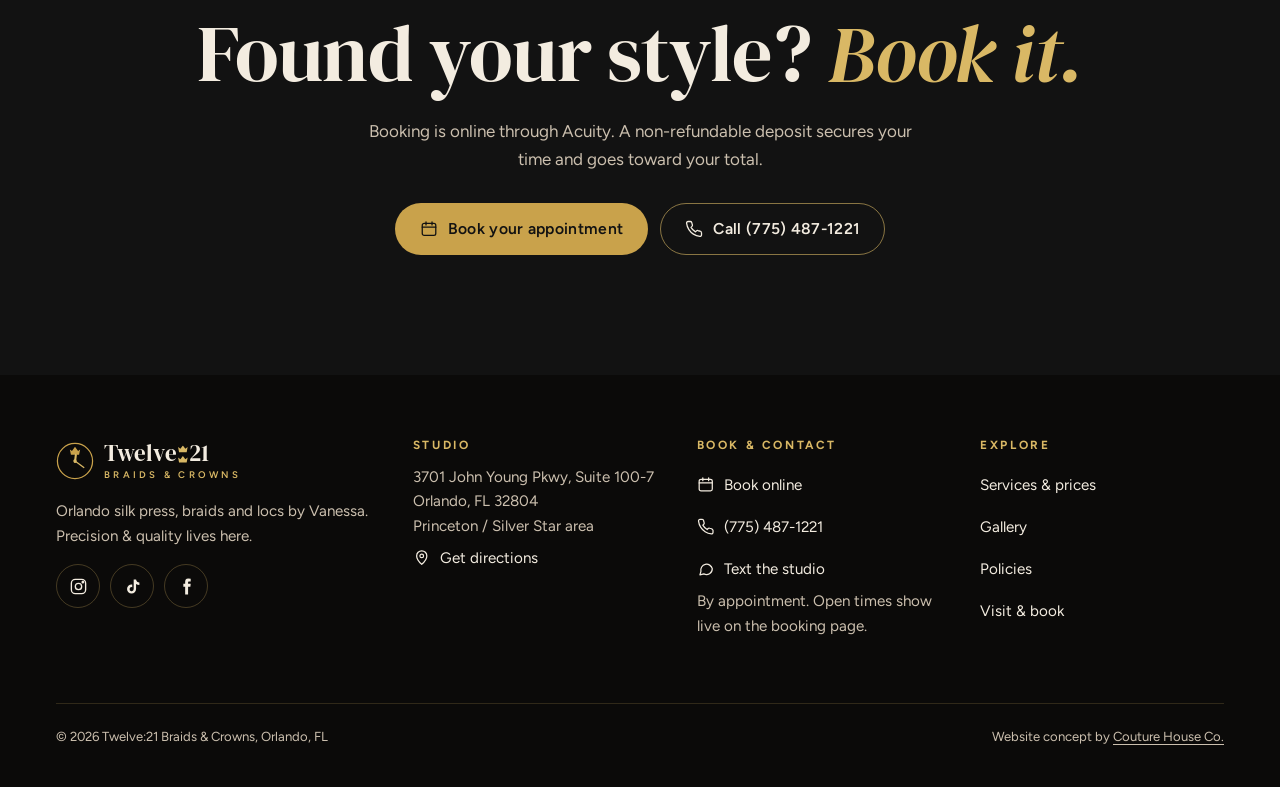
<file: services.html>
<!doctype html>
<html lang="en">
<head>
<meta charset="utf-8">
<meta name="viewport" content="width=device-width, initial-scale=1, viewport-fit=cover">
<title>Services & Prices: Silk Press, Braids, Locs | Orlando, FL</title>
<meta name="description" content="The full Twelve:21 menu: silk press $120-$165, knotless braids, loc retwists $100-$225, ponytails and more, with times. Book online in Orlando.">
<link rel="canonical" href="https://twelve21-braids-crowns.netlify.app/services.html">
<meta name="theme-color" content="#121212">
<meta name="format-detection" content="telephone=no">
<meta name="robots" content="index, follow, max-image-preview:large">
<meta property="og:type" content="website">
<meta property="og:site_name" content="Twelve:21 Braids &amp; Crowns">
<meta property="og:title" content="Services & Prices: Silk Press, Braids, Locs | Orlando, FL">
<meta property="og:description" content="The full Twelve:21 menu: silk press $120-$165, knotless braids, loc retwists $100-$225, ponytails and more, with times. Book online in Orlando.">
<meta property="og:url" content="https://twelve21-braids-crowns.netlify.app/services.html">
<meta property="og:image" content="https://twelve21-braids-crowns.netlify.app/assets/img/share-2.jpg">
<meta property="og:image:secure_url" content="https://twelve21-braids-crowns.netlify.app/assets/img/share-2.jpg">
<meta property="og:image:width" content="1200">
<meta property="og:image:height" content="630">
<meta property="og:image:type" content="image/jpeg">
<meta property="og:image:alt" content="Twelve:21 Braids &amp; Crowns, Orlando: Precision and quality lives here. 5.0 on Google from 135 reviews.">
<meta property="og:locale" content="en_US">
<meta name="twitter:card" content="summary_large_image">
<meta name="twitter:title" content="Services & Prices: Silk Press, Braids, Locs | Orlando, FL">
<meta name="twitter:description" content="The full Twelve:21 menu: silk press $120-$165, knotless braids, loc retwists $100-$225, ponytails and more, with times. Book online in Orlando.">
<meta name="twitter:image" content="https://twelve21-braids-crowns.netlify.app/assets/img/share-2.jpg">
<link rel="icon" href="assets/img/favicon.svg" type="image/svg+xml">
<link rel="icon" href="assets/img/favicon-32.png" sizes="32x32" type="image/png">
<link rel="apple-touch-icon" href="assets/img/apple-touch-icon.png">
<link rel="manifest" href="site.webmanifest">
<link rel="preload" href="assets/fonts/dm-serif-display-latin-400-normal.woff2" as="font" type="font/woff2" crossorigin>
<link rel="preload" href="assets/fonts/figtree-latin-wght-normal.woff2" as="font" type="font/woff2" crossorigin>
<link rel="stylesheet" href="assets/css/fonts.css?v=20261012b">
<link rel="stylesheet" href="assets/css/site.css?v=20261012b">
<script src="assets/js/js-flag.js"></script>
<script src="assets/js/site.js" defer></script>
<script type="application/ld+json">{"@context":"https://schema.org","@type":"HairSalon","@id":"https://twelve21-braids-crowns.netlify.app/#salon","name":"Twelve:21 Braids & Crowns","url":"https://twelve21-braids-crowns.netlify.app/","logo":"https://twelve21-braids-crowns.netlify.app/assets/img/apple-touch-icon.png","image":["https://twelve21-braids-crowns.netlify.app/assets/img/share-2.jpg","https://twelve21-braids-crowns.netlify.app/assets/img/sleek-braided-ponytail-precision-parts.webp"],"description":"Orlando silk press, knotless and feed-in braids, locs and sleek ponytails by Vanessa. Precision and quality, by appointment.","telephone":"+1-775-487-1221","address":{"@type":"PostalAddress","streetAddress":"3701 John Young Pkwy, Suite 100-7","addressLocality":"Orlando","addressRegion":"FL","postalCode":"32804","addressCountry":"US"},"geo":{"@type":"GeoCoordinates","latitude":28.5821472,"longitude":-81.4159934},"areaServed":[{"@type":"City","name":"Orlando"},"Princeton / Silver Star","College Park","Pine Hills"],"priceRange":"$25-$300","paymentAccepted":"Zelle, Cash, Cash App, Apple Pay, Afterpay","sameAs":["https://www.instagram.com/twelve21_braidsandcrowns/","https://www.tiktok.com/@twelve21_braidsandcrowns","https://www.facebook.com/Twelve21BraidsAndCrowns","https://www.yelp.com/biz/twelve-21-braids-and-crowns-orlando","https://linktr.ee/twelve21braidsandcrowns"],"potentialAction":{"@type":"ReserveAction","target":"https://twelve21braidsandcrowns.as.me/","name":"Book an appointment"},"hasOfferCatalog":{"@type":"OfferCatalog","name":"Twelve:21 menu (Acuity, Oct 12 2026)","itemListElement":[{"@type":"OfferCatalog","name":"Silk Press","itemListElement":[{"@type":"Offer","price":"120","priceCurrency":"USD","itemOffered":{"@type":"Service","name":"Silk Press, Short, Fine","description":"Approx. 2 hr"}},{"@type":"Offer","price":"135","priceCurrency":"USD","itemOffered":{"@type":"Service","name":"Silk Press, Short, Thick","description":"Approx. 2 hr"}},{"@type":"Offer","price":"135","priceCurrency":"USD","itemOffered":{"@type":"Service","name":"Silk Press, Medium, Fine","description":"Approx. 2 hr 15 min"}},{"@type":"Offer","price":"150","priceCurrency":"USD","itemOffered":{"@type":"Service","name":"Silk Press, Medium, Thick","description":"Approx. 2 hr 15 min"}},{"@type":"Offer","price":"150","priceCurrency":"USD","itemOffered":{"@type":"Service","name":"Silk Press, Long, Fine","description":"Approx. 2 hr 35 min"}},{"@type":"Offer","price":"165","priceCurrency":"USD","itemOffered":{"@type":"Service","name":"Silk Press, Long, Thick","description":"Approx. 2 hr 35 min"}},{"@type":"Offer","price":"175","priceCurrency":"USD","itemOffered":{"@type":"Service","name":"Smoothing System","description":"Approx. 3 hr"}}]},{"@type":"OfferCatalog","name":"Knotless Braids","itemListElement":[{"@type":"Offer","price":"250","priceCurrency":"USD","itemOffered":{"@type":"Service","name":"Miracle Knotless (Smedium / Medium)","description":"Approx. 5 hr"}},{"@type":"Offer","price":"200","priceCurrency":"USD","itemOffered":{"@type":"Service","name":"Miracle Knotless (Large)","description":"Approx. 5 hr"}},{"@type":"Offer","price":"300","priceCurrency":"USD","itemOffered":{"@type":"Service","name":"Miracle Knotless (Small)","description":"Approx. 6 hr"}},{"@type":"Offer","price":"295","priceCurrency":"USD","itemOffered":{"@type":"Service","name":"Classy Knotless (Medium)","description":"Approx. 8 hr"}},{"@type":"Offer","price":"275","priceCurrency":"USD","itemOffered":{"@type":"Service","name":"Edgy Knotless (Large)","description":"Approx. 6 hr"}},{"@type":"Offer","price":"300","priceCurrency":"USD","itemOffered":{"@type":"Service","name":"Knotless Boho Bob (Medium)","description":"Approx. 8 hr"}},{"@type":"Offer","price":"275","priceCurrency":"USD","itemOffered":{"@type":"Service","name":"Knotless Boho Bob (Large)","description":"Approx. 7 hr"}},{"@type":"Offer","price":"295","priceCurrency":"USD","itemOffered":{"@type":"Service","name":"Half Freestyle, Half Knotless Plaits (Medium)","description":"Approx. 8 hr"}},{"@type":"Offer","price":"275","priceCurrency":"USD","itemOffered":{"@type":"Service","name":"Half Freestyle, Half Knotless Plaits (Large)","description":"Approx. 6 hr"}},{"@type":"Offer","price":"135","priceCurrency":"USD","itemOffered":{"@type":"Service","name":"Knotless Classic (Medium) Touch-Up","description":"Approx. 3 hr 30 min"}},{"@type":"Offer","price":"125","priceCurrency":"USD","itemOffered":{"@type":"Service","name":"Knotless Edgy (Large) Touch-Up","description":"Approx. 3 hr"}}]},{"@type":"OfferCatalog","name":"Locs","itemListElement":[{"@type":"Offer","price":"295","priceCurrency":"USD","itemOffered":{"@type":"Service","name":"Faux / Soft Locs","description":"Approx. 5 hr"}},{"@type":"Offer","price":"150","priceCurrency":"USD","itemOffered":{"@type":"Service","name":"Starter Locs (Traditional)","description":"Approx. 2 hr 30 min"}},{"@type":"Offer","price":"100","priceCurrency":"USD","itemOffered":{"@type":"Service","name":"Loc Retwist, Just the top, No style","description":"Approx. 1 hr 30 min"}},{"@type":"Offer","price":"110","priceCurrency":"USD","itemOffered":{"@type":"Service","name":"Loc Retwist, Just the top, Basic style","description":"Approx. 2 hr"}},{"@type":"Offer","price":"115","priceCurrency":"USD","itemOffered":{"@type":"Service","name":"Loc Retwist, Just the top, 2-strand / rope / plaits","description":"Approx. 2 hr"}},{"@type":"Offer","price":"105","priceCurrency":"USD","itemOffered":{"@type":"Service","name":"Loc Retwist, Ear to neck, No style","description":"Approx. 3 hr"}},{"@type":"Offer","price":"115","priceCurrency":"USD","itemOffered":{"@type":"Service","name":"Loc Retwist, Ear to neck, Basic style","description":"Approx. 2 hr"}},{"@type":"Offer","price":"130","priceCurrency":"USD","itemOffered":{"@type":"Service","name":"Loc Retwist, Ear to neck, 2-strand / rope / plaits","description":"Approx. 2 hr"}},{"@type":"Offer","price":"150","priceCurrency":"USD","itemOffered":{"@type":"Service","name":"Loc Retwist, Ear to neck, Combination","description":"Approx. 2 hr"}},{"@type":"Offer","price":"125","priceCurrency":"USD","itemOffered":{"@type":"Service","name":"Loc Retwist, Shoulder, No style","description":"Approx. 3 hr"}},{"@type":"Offer","price":"135","priceCurrency":"USD","itemOffered":{"@type":"Service","name":"Loc Retwist, Shoulder, Basic style","description":"Approx. 4 hr"}},{"@type":"Offer","price":"150","priceCurrency":"USD","itemOffered":{"@type":"Service","name":"Loc Retwist, Shoulder, 2-strand / rope / plaits","description":"Approx. 4 hr"}},{"@type":"Offer","price":"165","priceCurrency":"USD","itemOffered":{"@type":"Service","name":"Loc Retwist, Shoulder, Loc knots / petals","description":"Approx. 2 hr"}},{"@type":"Offer","price":"175","priceCurrency":"USD","itemOffered":{"@type":"Service","name":"Loc Retwist, Shoulder, Combination","description":"Approx. 2 hr"}},{"@type":"Offer","price":"135","priceCurrency":"USD","itemOffered":{"@type":"Service","name":"Loc Retwist, Mid back, No style","description":"Approx. 3 hr"}},{"@type":"Offer","price":"145","priceCurrency":"USD","itemOffered":{"@type":"Service","name":"Loc Retwist, Mid back, Basic style","description":"Approx. 3 hr"}},{"@type":"Offer","price":"175","priceCurrency":"USD","itemOffered":{"@type":"Service","name":"Loc Retwist, Mid back, 2-strand / rope / plaits","description":"Approx. 4 hr"}},{"@type":"Offer","price":"185","priceCurrency":"USD","itemOffered":{"@type":"Service","name":"Loc Retwist, Mid back, Loc knots / petals","description":"Approx. 3 hr"}},{"@type":"Offer","price":"210","priceCurrency":"USD","itemOffered":{"@type":"Service","name":"Loc Retwist, Mid back, Combination","description":"Approx. 4 hr"}},{"@type":"Offer","price":"165","priceCurrency":"USD","itemOffered":{"@type":"Service","name":"Loc Retwist, Waist, No style","description":"Approx. 1 hr 30 min"}},{"@type":"Offer","price":"175","priceCurrency":"USD","itemOffered":{"@type":"Service","name":"Loc Retwist, Waist, Basic style","description":"Approx. 4 hr 30 min"}},{"@type":"Offer","price":"190","priceCurrency":"USD","itemOffered":{"@type":"Service","name":"Loc Retwist, Waist, 2-strand / rope / plaits","description":"Approx. 4 hr"}},{"@type":"Offer","price":"205","priceCurrency":"USD","itemOffered":{"@type":"Service","name":"Loc Retwist, Waist, Loc knots / petals","description":"Approx. 4 hr"}},{"@type":"Offer","price":"225","priceCurrency":"USD","itemOffered":{"@type":"Service","name":"Loc Retwist, Waist, Combination","description":"Approx. 4 hr"}},{"@type":"Offer","price":"150","priceCurrency":"USD","itemOffered":{"@type":"Service","name":"Loc Retie, Interlocking (not micro)","description":"Approx. 2 hr 55 min"}},{"@type":"Offer","price":"300","priceCurrency":"USD","itemOffered":{"@type":"Service","name":"Retie, Micro Locs","description":"Approx. 4 hr"}}]},{"@type":"OfferCatalog","name":"Natural Hair","itemListElement":[{"@type":"Offer","price":"40","priceCurrency":"USD","itemOffered":{"@type":"Service","name":"Braid Down","description":"Approx. 30 min"}},{"@type":"Offer","price":"75","priceCurrency":"USD","itemOffered":{"@type":"Service","name":"Protective Style Prep","description":"Approx. 45 min"}},{"@type":"Offer","price":"125","priceCurrency":"USD","itemOffered":{"@type":"Service","name":"Medium Two-Strand Twists","description":"Approx. 3 hr"}},{"@type":"Offer","price":"135","priceCurrency":"USD","itemOffered":{"@type":"Service","name":"Medium Plaits","description":"Approx. 3 hr"}},{"@type":"Offer","price":"115","priceCurrency":"USD","itemOffered":{"@type":"Service","name":"Large Plaits","description":"Approx. 2 hr 30 min"}},{"@type":"Offer","price":"120","priceCurrency":"USD","itemOffered":{"@type":"Service","name":"3 to 5 Cornrows","description":"Approx. 2 hr 30 min"}},{"@type":"Offer","price":"130","priceCurrency":"USD","itemOffered":{"@type":"Service","name":"6 to 8 Cornrows","description":"Approx. 3 hr"}},{"@type":"Offer","price":"150","priceCurrency":"USD","itemOffered":{"@type":"Service","name":"9 to 12 Cornrows","description":"Approx. 3 hr 30 min"}},{"@type":"Offer","price":"60","priceCurrency":"USD","itemOffered":{"@type":"Service","name":"Just the Top, 2 Braids","description":"Approx. 1 hr"}},{"@type":"Offer","price":"85","priceCurrency":"USD","itemOffered":{"@type":"Service","name":"Just the Top, 3 to 5 Braids","description":"Approx. 1 hr 30 min"}},{"@type":"Offer","price":"120","priceCurrency":"USD","itemOffered":{"@type":"Service","name":"Just the Top, Freestyle Braids","description":"Approx. 2 hr"}},{"@type":"Offer","price":"110","priceCurrency":"USD","itemOffered":{"@type":"Service","name":"Just the Top, Plaits / Two-Strand (Medium)","description":"Approx. 2 hr 30 min"}},{"@type":"Offer","price":"100","priceCurrency":"USD","itemOffered":{"@type":"Service","name":"Just the Top, Plaits / Twist (Large)","description":"Approx. 2 hr"}}]},{"@type":"OfferCatalog","name":"Ponytails","itemListElement":[{"@type":"Offer","price":"125","priceCurrency":"USD","itemOffered":{"@type":"Service","name":"Sleek Ponytail or Knot Bun","description":"Approx. 2 hr"}},{"@type":"Offer","price":"130","priceCurrency":"USD","itemOffered":{"@type":"Service","name":"Sleek Ponytail or Knot Bun with Part, Swoop, Braid or Bang","description":"Approx. 2 hr"}},{"@type":"Offer","price":"150","priceCurrency":"USD","itemOffered":{"@type":"Service","name":"Double Sleek Ponytails / Knot Buns","description":"Approx. 2 hr"}},{"@type":"Offer","price":"160","priceCurrency":"USD","itemOffered":{"@type":"Service","name":"Double Sleek Ponytails / Knot Buns with Swoop","description":"Approx. 2 hr"}},{"@type":"Offer","price":"130","priceCurrency":"USD","itemOffered":{"@type":"Service","name":"Sleek Butterfly Ponytail","description":"Approx. 2 hr"}},{"@type":"Offer","price":"175","priceCurrency":"USD","itemOffered":{"@type":"Service","name":"Butterfly Ponytail with 3 to 4 Stitch Braids","description":"Approx. 2 hr"}},{"@type":"Offer","price":"250","priceCurrency":"USD","itemOffered":{"@type":"Service","name":"Small Braided Pony (10+ cornrows)","description":"Approx. 5 hr"}},{"@type":"Offer","price":"200","priceCurrency":"USD","itemOffered":{"@type":"Service","name":"Medium Braided Pony (7 to 9 cornrows)","description":"Approx. 5 hr"}},{"@type":"Offer","price":"175","priceCurrency":"USD","itemOffered":{"@type":"Service","name":"Large Braided Pony (4 to 6 cornrows)","description":"Approx. 4 hr 30 min"}}]},{"@type":"OfferCatalog","name":"Weave","itemListElement":[{"@type":"Offer","price":"150","priceCurrency":"USD","itemOffered":{"@type":"Service","name":"Half Up Sleek Ponytail, Half Down (Quick Weave)","description":"Approx. 2 hr 30 min"}},{"@type":"Offer","price":"150","priceCurrency":"USD","itemOffered":{"@type":"Service","name":"Half Up, Half Down with 2 Braids (Quick Weave)","description":"Approx. 2 hr 30 min"}}]},{"@type":"OfferCatalog","name":"Feed-in Braids","itemListElement":[{"@type":"Offer","price":"185","priceCurrency":"USD","itemOffered":{"@type":"Service","name":"4 Butterfly Braids with Bun(s) and Curls","description":"Approx. 3 hr"}},{"@type":"Offer","price":"195","priceCurrency":"USD","itemOffered":{"@type":"Service","name":"4 Butterfly Braids with French Curls","description":"Approx. 3 hr"}},{"@type":"Offer","price":"200","priceCurrency":"USD","itemOffered":{"@type":"Service","name":"Half Freestyle, Half Bond-In","description":"Approx. 3 hr"}},{"@type":"Offer","price":"250","priceCurrency":"USD","itemOffered":{"@type":"Service","name":"Half Freestyle, Half Sew-In","description":"Approx. 4 hr"}}]},{"@type":"OfferCatalog","name":"Consultations","itemListElement":[{"@type":"Offer","price":"25","priceCurrency":"USD","itemOffered":{"@type":"Service","name":"Consultation for Future Services","description":"Approx. 20 min"}},{"@type":"Offer","price":"25","priceCurrency":"USD","itemOffered":{"@type":"Service","name":"Consultation for Locs","description":"Approx. 20 min"}}]}]}}</script>
<script type="application/ld+json">{"@context":"https://schema.org","@type":"BreadcrumbList","itemListElement":[{"@type":"ListItem","position":1,"name":"Home","item":"https://twelve21-braids-crowns.netlify.app/"},{"@type":"ListItem","position":2,"name":"Services & prices","item":"https://twelve21-braids-crowns.netlify.app/services.html"}]}</script>
<script type="application/ld+json">{"@context":"https://schema.org","@type":"FAQPage","mainEntity":[{"@type":"Question","name":"Why does a retwist price depend on length and style?","acceptedAnswer":{"@type":"Answer","text":"Longer locs and detailed styles take more time. Each retwist price assumes 125 or fewer locs and 3/4 inch or less of new growth."}},{"@type":"Question","name":"Can I change my style at the appointment?","acceptedAnswer":{"@type":"Answer","text":"Yes, if the new style takes equal or less time. The price stays at the original booking."}},{"@type":"Question","name":"Do you have a consultation?","acceptedAnswer":{"@type":"Answer","text":"Yes. A 20-minute consultation is $25, and a loc consultation is mandatory before starter locs."}},{"@type":"Question","name":"Are the times exact?","acceptedAnswer":{"@type":"Answer","text":"All style times are estimates. Plan for the time listed and arrive on time; late fees start at 10 minutes."}}]}</script>
</head>
<body>
<a class="skip" href="#main">Skip to content</a>
<header class="site-header">
  <div class="wrap hdr">
    <a class="brand" href="index.html" aria-label="Twelve:21 Braids and Crowns, home"><svg class="brand-mark" viewBox="0 0 40 40" aria-hidden="true" focusable="false"><circle cx="20" cy="20" r="18.5" fill="none" stroke="#C9A24B" stroke-width="1.3"/><path d="M14.6 7.8l2.2 1.7 3.2-4.5 3.2 4.5 2.2-1.7-1.1 5.6h-8.6z" fill="#C9A24B"/><line x1="20" y1="21" x2="20.9" y2="13.6" stroke="#D9B865" stroke-width="2.2" stroke-linecap="round"/><line x1="20" y1="20" x2="29.3" y2="26.8" stroke="#D9B865" stroke-width="1.4" stroke-linecap="round"/><circle cx="20" cy="20" r="1.8" fill="#D9B865"/></svg><span class="wm"><span class="wm-name">Twelve<svg class="crown-colon" viewBox="0 0 10 19" aria-hidden="true" focusable="false"><path fill="currentColor" d="M0 1.6l2.4 1.9L5 0l2.6 3.5L10 1.6 9 7H1zM0 12.6l2.4 1.9L5 11l2.6 3.5 2.4-1.9L9 18H1z"/></svg>21</span><span class="wm-sub">Braids &amp; Crowns</span></span></a>
    <nav class="nav-d" aria-label="Main"><ul><li><a href="services.html" aria-current="page">Services &amp; prices</a></li><li><a href="gallery.html">Gallery</a></li><li><a href="policies.html">Policies</a></li><li><a href="visit.html">Visit &amp; book</a></li></ul></nav>
    <a class="btn btn-gold hdr-cta" href="https://twelve21braidsandcrowns.as.me/"><svg class="icon" viewBox="0 0 24 24" aria-hidden="true" focusable="false"><rect x="3" y="4.5" width="18" height="16" rx="2.5"/><path d="M3 9.5h18M8 2.5v4M16 2.5v4"/></svg>Book now</a>
    <button class="menu-btn" type="button" aria-expanded="false" aria-controls="mnav"><span class="bars" aria-hidden="true"><span></span><span></span></span>Menu</button>
  </div>
</header>
<div class="mnav" id="mnav" role="dialog" aria-modal="true" aria-label="Site menu" hidden>
  <div class="mnav-top"><span class="brand"><svg class="brand-mark" viewBox="0 0 40 40" aria-hidden="true" focusable="false"><circle cx="20" cy="20" r="18.5" fill="none" stroke="#C9A24B" stroke-width="1.3"/><path d="M14.6 7.8l2.2 1.7 3.2-4.5 3.2 4.5 2.2-1.7-1.1 5.6h-8.6z" fill="#C9A24B"/><line x1="20" y1="21" x2="20.9" y2="13.6" stroke="#D9B865" stroke-width="2.2" stroke-linecap="round"/><line x1="20" y1="20" x2="29.3" y2="26.8" stroke="#D9B865" stroke-width="1.4" stroke-linecap="round"/><circle cx="20" cy="20" r="1.8" fill="#D9B865"/></svg><span class="wm"><span class="wm-name">Twelve<svg class="crown-colon" viewBox="0 0 10 19" aria-hidden="true" focusable="false"><path fill="currentColor" d="M0 1.6l2.4 1.9L5 0l2.6 3.5L10 1.6 9 7H1zM0 12.6l2.4 1.9L5 11l2.6 3.5 2.4-1.9L9 18H1z"/></svg>21</span><span class="wm-sub">Braids &amp; Crowns</span></span></span><button class="mnav-close" type="button" aria-label="Close menu"><svg class="icon" viewBox="0 0 24 24" aria-hidden="true" focusable="false"><path d="M6 6l12 12M18 6 6 18"/></svg></button></div>
  <nav aria-label="Mobile"><ul><li><a href="index.html">Home<span>12:21</span></a></li><li><a href="services.html" aria-current="page">Services &amp; prices<span>12:22</span></a></li><li><a href="gallery.html">Gallery<span>12:23</span></a></li><li><a href="policies.html">Policies<span>12:24</span></a></li><li><a href="visit.html">Visit &amp; book<span>12:25</span></a></li></ul></nav>
  <div class="mnav-foot">
    <a class="btn btn-gold" href="https://twelve21braidsandcrowns.as.me/"><svg class="icon" viewBox="0 0 24 24" aria-hidden="true" focusable="false"><rect x="3" y="4.5" width="18" height="16" rx="2.5"/><path d="M3 9.5h18M8 2.5v4M16 2.5v4"/></svg>Book your appointment</a>
    <a class="btn btn-line" href="tel:+17754871221"><svg class="icon" viewBox="0 0 24 24" aria-hidden="true" focusable="false"><path d="M22 16.9v3a2 2 0 0 1-2.2 2 19.8 19.8 0 0 1-8.6-3.1 19.5 19.5 0 0 1-6-6A19.8 19.8 0 0 1 2.1 4.2 2 2 0 0 1 4.1 2h3a2 2 0 0 1 2 1.7c.1.9.4 1.8.7 2.7a2 2 0 0 1-.5 2.1L8 9.8a16 16 0 0 0 6 6l1.3-1.3a2 2 0 0 1 2.1-.4c.9.3 1.8.6 2.7.7a2 2 0 0 1 1.7 2z"/></svg>Call (775) 487-1221</a>
    <p>3701 John Young Pkwy, Suite 100-7<br>Orlando, FL 32804</p>
  </div>
</div>
<main id="main" tabindex="-1">
<section class="page-hero" aria-labelledby="ph-h">
  <div class="wrap ph-split">
    <div>
      <nav class="crumbs" aria-label="Breadcrumb"><ol><li><a href="index.html">Home</a></li><li aria-current="page">Services &amp; prices</li></ol></nav>
      <p class="stamp">The full Twelve:21 menu</p>
      <h1 id="ph-h">Services <em>&amp; prices.</em></h1>
      <p class="lede">Every service, time and price from my Acuity booking menu, plus what&rsquo;s included. All style times are estimates.</p>
      <div class="btns"><a class="btn btn-gold" href="https://twelve21braidsandcrowns.as.me/"><svg class="icon" viewBox="0 0 24 24" aria-hidden="true" focusable="false"><rect x="3" y="4.5" width="18" height="16" rx="2.5"/><path d="M3 9.5h18M8 2.5v4M16 2.5v4"/></svg>Book your appointment</a><a class="btn btn-line" href="#finder">Use the price finder</a></div>
    </div>
    <div class="ph-art ph-art--emblem"><div class="emblem emblem--ph" data-hands="sweep" aria-hidden="true"><img src="assets/img/gold-line-emblem-1221.png" srcset="assets/img/gold-line-emblem-1221-400.png 400w, assets/img/gold-line-emblem-1221.png 800w" sizes="240px" width="800" height="835" alt="" loading="lazy" decoding="async"><svg class="hands hands--emblem" viewBox="0 0 800 835" aria-hidden="true" focusable="false" data-c="400.4 434.6"><defs><linearGradient id="hg-ph" gradientUnits="userSpaceOnUse" x1="400.4" y1="482.5" x2="400.4" y2="209.2"><stop offset="0" stop-color="#8A6A22"/><stop offset=".55" stop-color="#D9B865"/><stop offset="1" stop-color="#C9A24B"/></linearGradient><radialGradient id="hs-ph"><stop offset="0" stop-color="#F4E4B4" stop-opacity=".9"/><stop offset=".4" stop-color="#D9B865" stop-opacity=".45"/><stop offset="1" stop-color="#C9A24B" stop-opacity="0"/></radialGradient></defs><g class="oh-h" transform="rotate(10.5 400.4 434.6)"><path d="M400.4 471.2 L407.7 445.9 L406.3 341.6 L400.4 288.1 L394.5 341.6 L393.1 445.9Z" fill="url(#hg-ph)"/></g><g class="oh-m" transform="rotate(126 400.4 434.6)"><path d="M400.4 482.5 L404.3 451.5 L403.5 265.5 L400.4 209.2 L397.3 265.5 L396.5 451.5Z" fill="url(#hg-ph)"/></g><circle cx="400.4" cy="434.6" r="10.1" fill="#D9B865"/><circle cx="400.4" cy="434.6" r="3.4" fill="#121212"/></svg></div></div>
  </div>
</section>
<nav class="chips-nav" aria-label="Menu categories"><ul><li><a href="#silk-press">Silk press</a></li><li><a href="#knotless">Knotless</a></li><li><a href="#locs">Locs</a></li><li><a href="#natural-hair">Natural hair</a></li><li><a href="#ponytails">Ponytails</a></li><li><a href="#weave">Weave</a></li><li><a href="#feed-in">Feed-in</a></li><li><a href="#consultations">Consultations</a></li><li><a href="#finder">Price finder</a></li></ul></nav>
<section class="cat" id="silk-press" aria-labelledby="silk-press-h">
  <div class="wrap cat-grid">
    <div class="cat-aside">
      <div class="hd hd--tight"><p class="stamp"><span class="stamp-t">12:21:01</span><span>7 services</span></p><h2 id="silk-press-h">Silk Press</h2><span class="laser" aria-hidden="true"><svg class="laser-svg" viewBox="0 0 360 18" focusable="false"><path class="l-line" pathLength="1" d="M0 10.5H331"/><path class="l-crown" pathLength="1" d="M335 7.5l5 4 5-8.5 5 8.5 5-4-2.2 12h-15.6z"/></svg></span></div>
      <p>Every silk press includes a deep cleanse, condition, hydrate, blow out and press. Price and time rise with length and density.</p><ul class="incl"><li><svg class="icon" viewBox="0 0 24 24" aria-hidden="true" focusable="false"><path d="M5 12.5l4.5 4.5L19 7.5"/></svg>Shampoo service included</li><li><svg class="icon" viewBox="0 0 24 24" aria-hidden="true" focusable="false"><path d="M5 12.5l4.5 4.5L19 7.5"/></svg>Deep cleanse + hydrate</li></ul><div class="cat-photo"><img src="assets/img/silk-press-blowout-smile-800.webp" srcset="assets/img/silk-press-blowout-smile-800.webp 800w, assets/img/silk-press-blowout-smile.webp 1100w" sizes="340px" width="800" height="1423" alt="Smiling client with a glossy shoulder-length silk press with soft movement at the ends" loading="lazy" decoding="async"></div>
    </div>
    <div><h3 class="sub-h">Silk press by length and density</h3><ul class="svc-list"><li class="svc"><h3>Silk Press, Short, Fine</h3><span class="svc-price">$120</span><span class="svc-time"><svg class="icon" viewBox="0 0 24 24" aria-hidden="true" focusable="false"><circle cx="12" cy="12" r="9"/><path d="M12 7v5l3 2"/></svg>2 hr</span><p>Above the shoulder.</p></li><li class="svc"><h3>Silk Press, Short, Thick</h3><span class="svc-price">$135</span><span class="svc-time"><svg class="icon" viewBox="0 0 24 24" aria-hidden="true" focusable="false"><circle cx="12" cy="12" r="9"/><path d="M12 7v5l3 2"/></svg>2 hr</span><p>Above the shoulder.</p></li><li class="svc"><h3>Silk Press, Medium, Fine</h3><span class="svc-price">$135</span><span class="svc-time"><svg class="icon" viewBox="0 0 24 24" aria-hidden="true" focusable="false"><circle cx="12" cy="12" r="9"/><path d="M12 7v5l3 2"/></svg>2 hr 15 min</span><p>Shoulder to mid back.</p></li><li class="svc"><h3>Silk Press, Medium, Thick</h3><span class="svc-price">$150</span><span class="svc-time"><svg class="icon" viewBox="0 0 24 24" aria-hidden="true" focusable="false"><circle cx="12" cy="12" r="9"/><path d="M12 7v5l3 2"/></svg>2 hr 15 min</span><p>Shoulder to mid back.</p></li><li class="svc"><h3>Silk Press, Long, Fine</h3><span class="svc-price">$150</span><span class="svc-time"><svg class="icon" viewBox="0 0 24 24" aria-hidden="true" focusable="false"><circle cx="12" cy="12" r="9"/><path d="M12 7v5l3 2"/></svg>2 hr 35 min</span><p>Mid back to waist.</p></li><li class="svc"><h3>Silk Press, Long, Thick</h3><span class="svc-price">$165</span><span class="svc-time"><svg class="icon" viewBox="0 0 24 24" aria-hidden="true" focusable="false"><circle cx="12" cy="12" r="9"/><path d="M12 7v5l3 2"/></svg>2 hr 35 min</span><p>Mid back to waist.</p></li></ul><h3 class="sub-h">Smoothing</h3><ul class="svc-list"><li class="svc"><h3>Smoothing System</h3><span class="svc-price">$175</span><span class="svc-time"><svg class="icon" viewBox="0 0 24 24" aria-hidden="true" focusable="false"><circle cx="12" cy="12" r="9"/><path d="M12 7v5l3 2"/></svg>3 hr</span><p>A temporary smoothing service that reduces frizz. Lasts 8 to 10 weeks.</p></li></ul><p class="price-note">Prices from Acuity Scheduling, October 12, 2026. Final price confirmed at booking.</p></div>
  </div>
</section><section class="cat cat--dark" id="knotless" aria-labelledby="knotless-h">
  <div class="wrap cat-grid">
    <div class="cat-aside">
      <div class="hd hd--tight"><p class="stamp"><span class="stamp-t">12:21:02</span><span>11 services</span></p><h2 id="knotless-h">Knotless Braids</h2><span class="laser" aria-hidden="true"><svg class="laser-svg" viewBox="0 0 360 18" focusable="false"><path class="l-line" pathLength="1" d="M0 10.5H331"/><path class="l-crown" pathLength="1" d="M335 7.5l5 4 5-8.5 5 8.5 5-4-2.2 12h-15.6z"/></svg></span></div>
      <p>Quality, precise and comfortable knotless braids. Read each note: some styles include hair, some ask you to bring it.</p><ul class="incl"><li><svg class="icon" viewBox="0 0 24 24" aria-hidden="true" focusable="false"><path d="M5 12.5l4.5 4.5L19 7.5"/></svg>Shampoo service included</li><li><svg class="icon" viewBox="0 0 24 24" aria-hidden="true" focusable="false"><path d="M5 12.5l4.5 4.5L19 7.5"/></svg>Hair included on Classy and Edgy</li></ul><div class="cat-photo"><img src="assets/img/boho-knotless-braids-smile.webp" width="720" height="1280" alt="Smiling client with boho knotless braids and clean center parts" loading="lazy" decoding="async"></div>
    </div>
    <div><h3 class="sub-h">Miracle Knotless</h3><ul class="svc-list"><li class="svc"><h3>Miracle Knotless (Smedium / Medium)<span class="tag tag--warn">Bring your hair</span></h3><span class="svc-price">$250</span><span class="svc-time"><svg class="icon" viewBox="0 0 24 24" aria-hidden="true" focusable="false"><circle cx="12" cy="12" r="9"/><path d="M12 7v5l3 2"/></svg>5 hr</span><p>Your natural hair is braided with human feather crochet hair added for fullness. Includes shampoo, condition, blow dry and style. Hair not included: bring 3 to 5 bundles. Lasts 6 to 8 weeks.</p></li><li class="svc"><h3>Miracle Knotless (Large)<span class="tag tag--warn">Bring your hair</span></h3><span class="svc-price">$200</span><span class="svc-time"><svg class="icon" viewBox="0 0 24 24" aria-hidden="true" focusable="false"><circle cx="12" cy="12" r="9"/><path d="M12 7v5l3 2"/></svg>5 hr</span><p>Same service in a large size. Hair not included: bring 3 to 5 bundles. Lasts 6 to 8 weeks.</p></li><li class="svc"><h3>Miracle Knotless (Small)<span class="tag tag--warn">Bring your hair</span></h3><span class="svc-price">$300</span><span class="svc-time"><svg class="icon" viewBox="0 0 24 24" aria-hidden="true" focusable="false"><circle cx="12" cy="12" r="9"/><path d="M12 7v5l3 2"/></svg>6 hr</span><p>Same service in a small size. Hair not included: bring 3 to 5 bundles. Lasts 6 to 8 weeks.</p></li></ul><h3 class="sub-h">Knotless installs</h3><ul class="svc-list"><li class="svc"><h3>Classy Knotless (Medium)<span class="tag">Hair included</span></h3><span class="svc-price">$295</span><span class="svc-time"><svg class="icon" viewBox="0 0 24 24" aria-hidden="true" focusable="false"><circle cx="12" cy="12" r="9"/><path d="M12 7v5l3 2"/></svg>8 hr</span><p>Shampoo and hair included. 6 to 7 rows, mid-back length. Lasts up to 8 weeks, with a touch-up at 4 weeks.</p></li><li class="svc"><h3>Edgy Knotless (Large)<span class="tag">Hair included</span></h3><span class="svc-price">$275</span><span class="svc-time"><svg class="icon" viewBox="0 0 24 24" aria-hidden="true" focusable="false"><circle cx="12" cy="12" r="9"/><path d="M12 7v5l3 2"/></svg>6 hr</span><p>Wash, dry and hair included. 5 to 6 rows, mid-back length.</p></li><li class="svc"><h3>Knotless Boho Bob (Medium)<span class="tag tag--warn">Bring your hair</span></h3><span class="svc-price">$300</span><span class="svc-time"><svg class="icon" viewBox="0 0 24 24" aria-hidden="true" focusable="false"><circle cx="12" cy="12" r="9"/><path d="M12 7v5l3 2"/></svg>8 hr</span><p>Boho hair is provided by you, dropped off 24 hours before. Shoulder length or above.</p></li><li class="svc"><h3>Knotless Boho Bob (Large)<span class="tag tag--warn">Bring your hair</span></h3><span class="svc-price">$275</span><span class="svc-time"><svg class="icon" viewBox="0 0 24 24" aria-hidden="true" focusable="false"><circle cx="12" cy="12" r="9"/><path d="M12 7v5l3 2"/></svg>7 hr</span><p>Boho hair is provided by you, dropped off 24 hours before. Shoulder length or above.</p></li><li class="svc"><h3>Half Freestyle, Half Knotless Plaits (Medium)</h3><span class="svc-price">$295</span><span class="svc-time"><svg class="icon" viewBox="0 0 24 24" aria-hidden="true" focusable="false"><circle cx="12" cy="12" r="9"/><path d="M12 7v5l3 2"/></svg>8 hr</span></li><li class="svc"><h3>Half Freestyle, Half Knotless Plaits (Large)</h3><span class="svc-price">$275</span><span class="svc-time"><svg class="icon" viewBox="0 0 24 24" aria-hidden="true" focusable="false"><circle cx="12" cy="12" r="9"/><path d="M12 7v5l3 2"/></svg>6 hr</span></li></ul><h3 class="sub-h">Touch-ups (my previous clients only)</h3><ul class="svc-list"><li class="svc"><h3>Knotless Classic (Medium) Touch-Up</h3><span class="svc-price">$135</span><span class="svc-time"><svg class="icon" viewBox="0 0 24 24" aria-hidden="true" focusable="false"><circle cx="12" cy="12" r="9"/><path d="M12 7v5l3 2"/></svg>3 hr 30 min</span><p>For clients whose set I installed.</p></li><li class="svc"><h3>Knotless Edgy (Large) Touch-Up</h3><span class="svc-price">$125</span><span class="svc-time"><svg class="icon" viewBox="0 0 24 24" aria-hidden="true" focusable="false"><circle cx="12" cy="12" r="9"/><path d="M12 7v5l3 2"/></svg>3 hr</span><p>For clients whose set I installed.</p></li></ul><p class="price-note">Prices from Acuity Scheduling, October 12, 2026. Final price confirmed at booking.</p></div>
  </div>
</section><section class="cat" id="locs" aria-labelledby="locs-h">
  <div class="wrap cat-grid">
    <div class="cat-aside">
      <div class="hd hd--tight"><p class="stamp"><span class="stamp-t">12:21:03</span><span>26 services</span></p><h2 id="locs-h">Locs</h2><span class="laser" aria-hidden="true"><svg class="laser-svg" viewBox="0 0 360 18" focusable="false"><path class="l-line" pathLength="1" d="M0 10.5H331"/><path class="l-crown" pathLength="1" d="M335 7.5l5 4 5-8.5 5 8.5 5-4-2.2 12h-15.6z"/></svg></span></div>
      <p>Retwists are priced by length and style. Each one is based on 125 or fewer locs and 3/4 in. or less of new growth, with shampoo included, using comb, palm roll and/or Locksmith technique.</p><ul class="incl"><li><svg class="icon" viewBox="0 0 24 24" aria-hidden="true" focusable="false"><path d="M5 12.5l4.5 4.5L19 7.5"/></svg>Shampoo service included</li><li><svg class="icon" viewBox="0 0 24 24" aria-hidden="true" focusable="false"><path d="M5 12.5l4.5 4.5L19 7.5"/></svg>Consultation before starter locs</li></ul><div class="cat-photo"><img src="assets/img/loc-retwist-plaited-sides.webp" width="720" height="1280" alt="Client in glasses with retwisted locs and plaited sides on precise parts" loading="lazy" decoding="async"></div>
    </div>
    <div><h3 class="sub-h">Loc installs</h3><ul class="svc-list"><li class="svc"><h3>Faux / Soft Locs<span class="tag">Hair included</span></h3><span class="svc-price">$295</span><span class="svc-time"><svg class="icon" viewBox="0 0 24 24" aria-hidden="true" focusable="false"><circle cx="12" cy="12" r="9"/><path d="M12 7v5l3 2"/></svg>5 hr</span><p>Shampoo and synthetic hair included. Mid-back length. Lasts up to 8 weeks.</p></li><li class="svc"><h3>Starter Locs (Traditional)<span class="tag tag--warn">Consultation first</span></h3><span class="svc-price">$150</span><span class="svc-time"><svg class="icon" viewBox="0 0 24 24" aria-hidden="true" focusable="false"><circle cx="12" cy="12" r="9"/><path d="M12 7v5l3 2"/></svg>2 hr 30 min</span><p>Consultation mandatory first. Price is for hair 4 in. or less, plus $10 per additional inch. Comb coil or two-strand twist.</p></li></ul><h3 class="sub-h">Loc retwists by length and style</h3><p class="swipe-hint"><svg class="icon" viewBox="0 0 24 24" aria-hidden="true" focusable="false"><path d="M5 12h14M13 6l6 6-6 6"/></svg>Swipe the table to see every style</p><div class="table-scroll" tabindex="0" role="region" aria-label="Loc retwist prices by length and style"><table class="retwist-table"><thead><tr><th scope="col">Length</th><th scope="col">No style</th><th scope="col">Basic style</th><th scope="col">2-strand / rope / plaits</th><th scope="col">Loc knots / petals</th><th scope="col">Combination</th></tr></thead><tbody><tr><th scope="row">Just the top</th><td><b>$100</b><small>1 hr 30 min</small></td><td><b>$110</b><small>2 hr</small></td><td><b>$115</b><small>2 hr</small></td><td class="na">Not offered</td><td class="na">Not offered</td></tr><tr><th scope="row">Ear to neck</th><td><b>$105</b><small>3 hr</small></td><td><b>$115</b><small>2 hr</small></td><td><b>$130</b><small>2 hr</small></td><td class="na">Not offered</td><td><b>$150</b><small>2 hr</small></td></tr><tr><th scope="row">Shoulder</th><td><b>$125</b><small>3 hr</small></td><td><b>$135</b><small>4 hr</small></td><td><b>$150</b><small>4 hr</small></td><td><b>$165</b><small>2 hr</small></td><td><b>$175</b><small>2 hr</small></td></tr><tr><th scope="row">Mid back</th><td><b>$135</b><small>3 hr</small></td><td><b>$145</b><small>3 hr</small></td><td><b>$175</b><small>4 hr</small></td><td><b>$185</b><small>3 hr</small></td><td><b>$210</b><small>4 hr</small></td></tr><tr><th scope="row">Waist</th><td><b>$165</b><small>1 hr 30 min</small></td><td><b>$175</b><small>4 hr 30 min</small></td><td><b>$190</b><small>4 hr</small></td><td><b>$205</b><small>4 hr</small></td><td><b>$225</b><small>4 hr</small></td></tr></tbody></table></div><p class="price-note">Basic styles are barrels, ponytails, or half up, half down. Try the <a href="#finder">price finder</a> to see one price at a time.</p><h3 class="sub-h">Reties</h3><ul class="svc-list"><li class="svc"><h3>Loc Retie, Interlocking (not micro)</h3><span class="svc-price">$150</span><span class="svc-time"><svg class="icon" viewBox="0 0 24 24" aria-hidden="true" focusable="false"><circle cx="12" cy="12" r="9"/><path d="M12 7v5l3 2"/></svg>2 hr 55 min</span></li><li class="svc"><h3>Retie, Micro Locs</h3><span class="svc-price">$300</span><span class="svc-time"><svg class="icon" viewBox="0 0 24 24" aria-hidden="true" focusable="false"><circle cx="12" cy="12" r="9"/><path d="M12 7v5l3 2"/></svg>4 hr</span></li></ul><p class="price-note">Prices from Acuity Scheduling, October 12, 2026. Final price confirmed at booking.</p></div>
  </div>
</section><section class="cat cat--dark" id="natural-hair" aria-labelledby="natural-hair-h">
  <div class="wrap cat-grid">
    <div class="cat-aside">
      <div class="hd hd--tight"><p class="stamp"><span class="stamp-t">12:21:04</span><span>13 services</span></p><h2 id="natural-hair-h">Natural Hair</h2><span class="laser" aria-hidden="true"><svg class="laser-svg" viewBox="0 0 360 18" focusable="false"><path class="l-line" pathLength="1" d="M0 10.5H331"/><path class="l-crown" pathLength="1" d="M335 7.5l5 4 5-8.5 5 8.5 5-4-2.2 12h-15.6z"/></svg></span></div>
      <p>Styles on your own natural hair. “Just the top” styles are for cuts with shaved sides and back, with no hair added.</p><div class="cat-photo"><img src="assets/img/braided-crown-curly-tendrils-800.webp" srcset="assets/img/braided-crown-curly-tendrils-800.webp 800w, assets/img/braided-crown-curly-tendrils.webp 1100w" sizes="340px" width="800" height="1424" alt="Client with a braided style, neat parts and curly tendrils framing her face" loading="lazy" decoding="async"></div>
    </div>
    <div><h3 class="sub-h">Natural styles</h3><ul class="svc-list"><li class="svc"><h3>Braid Down</h3><span class="svc-price">$40</span><span class="svc-time"><svg class="icon" viewBox="0 0 24 24" aria-hidden="true" focusable="false"><circle cx="12" cy="12" r="9"/><path d="M12 7v5l3 2"/></svg>30 min</span></li><li class="svc"><h3>Protective Style Prep</h3><span class="svc-price">$75</span><span class="svc-time"><svg class="icon" viewBox="0 0 24 24" aria-hidden="true" focusable="false"><circle cx="12" cy="12" r="9"/><path d="M12 7v5l3 2"/></svg>45 min</span></li><li class="svc"><h3>Medium Two-Strand Twists</h3><span class="svc-price">$125</span><span class="svc-time"><svg class="icon" viewBox="0 0 24 24" aria-hidden="true" focusable="false"><circle cx="12" cy="12" r="9"/><path d="M12 7v5l3 2"/></svg>3 hr</span></li><li class="svc"><h3>Medium Plaits</h3><span class="svc-price">$135</span><span class="svc-time"><svg class="icon" viewBox="0 0 24 24" aria-hidden="true" focusable="false"><circle cx="12" cy="12" r="9"/><path d="M12 7v5l3 2"/></svg>3 hr</span></li><li class="svc"><h3>Large Plaits</h3><span class="svc-price">$115</span><span class="svc-time"><svg class="icon" viewBox="0 0 24 24" aria-hidden="true" focusable="false"><circle cx="12" cy="12" r="9"/><path d="M12 7v5l3 2"/></svg>2 hr 30 min</span></li><li class="svc"><h3>3 to 5 Cornrows</h3><span class="svc-price">$120</span><span class="svc-time"><svg class="icon" viewBox="0 0 24 24" aria-hidden="true" focusable="false"><circle cx="12" cy="12" r="9"/><path d="M12 7v5l3 2"/></svg>2 hr 30 min</span></li><li class="svc"><h3>6 to 8 Cornrows</h3><span class="svc-price">$130</span><span class="svc-time"><svg class="icon" viewBox="0 0 24 24" aria-hidden="true" focusable="false"><circle cx="12" cy="12" r="9"/><path d="M12 7v5l3 2"/></svg>3 hr</span></li><li class="svc"><h3>9 to 12 Cornrows</h3><span class="svc-price">$150</span><span class="svc-time"><svg class="icon" viewBox="0 0 24 24" aria-hidden="true" focusable="false"><circle cx="12" cy="12" r="9"/><path d="M12 7v5l3 2"/></svg>3 hr 30 min</span></li></ul><h3 class="sub-h">Just the top (sides and back shaved, no hair added)</h3><ul class="svc-list"><li class="svc"><h3>Just the Top, 2 Braids</h3><span class="svc-price">$60</span><span class="svc-time"><svg class="icon" viewBox="0 0 24 24" aria-hidden="true" focusable="false"><circle cx="12" cy="12" r="9"/><path d="M12 7v5l3 2"/></svg>1 hr</span></li><li class="svc"><h3>Just the Top, 3 to 5 Braids</h3><span class="svc-price">$85</span><span class="svc-time"><svg class="icon" viewBox="0 0 24 24" aria-hidden="true" focusable="false"><circle cx="12" cy="12" r="9"/><path d="M12 7v5l3 2"/></svg>1 hr 30 min</span></li><li class="svc"><h3>Just the Top, Freestyle Braids</h3><span class="svc-price">$120</span><span class="svc-time"><svg class="icon" viewBox="0 0 24 24" aria-hidden="true" focusable="false"><circle cx="12" cy="12" r="9"/><path d="M12 7v5l3 2"/></svg>2 hr</span></li><li class="svc"><h3>Just the Top, Plaits / Two-Strand (Medium)</h3><span class="svc-price">$110</span><span class="svc-time"><svg class="icon" viewBox="0 0 24 24" aria-hidden="true" focusable="false"><circle cx="12" cy="12" r="9"/><path d="M12 7v5l3 2"/></svg>2 hr 30 min</span></li><li class="svc"><h3>Just the Top, Plaits / Twist (Large)</h3><span class="svc-price">$100</span><span class="svc-time"><svg class="icon" viewBox="0 0 24 24" aria-hidden="true" focusable="false"><circle cx="12" cy="12" r="9"/><path d="M12 7v5l3 2"/></svg>2 hr</span></li></ul><p class="price-note">Prices from Acuity Scheduling, October 12, 2026. Final price confirmed at booking.</p></div>
  </div>
</section><section class="cat" id="ponytails" aria-labelledby="ponytails-h">
  <div class="wrap cat-grid">
    <div class="cat-aside">
      <div class="hd hd--tight"><p class="stamp"><span class="stamp-t">12:21:05</span><span>9 services</span></p><h2 id="ponytails-h">Ponytails</h2><span class="laser" aria-hidden="true"><svg class="laser-svg" viewBox="0 0 360 18" focusable="false"><path class="l-line" pathLength="1" d="M0 10.5H331"/><path class="l-crown" pathLength="1" d="M335 7.5l5 4 5-8.5 5 8.5 5-4-2.2 12h-15.6z"/></svg></span></div>
      <p>Sleek ponytails, knot buns and braided ponies with clean parts and a polished finish.</p><div class="cat-photo"><img src="assets/img/sleek-braided-ponytail-blonde.webp" width="720" height="1280" alt="Back view of a sleek ponytail finished with a long blonde braid" loading="lazy" decoding="async"></div>
    </div>
    <div><h3 class="sub-h">Sleek ponytails and buns</h3><ul class="svc-list"><li class="svc"><h3>Sleek Ponytail or Knot Bun</h3><span class="svc-price">$125</span><span class="svc-time"><svg class="icon" viewBox="0 0 24 24" aria-hidden="true" focusable="false"><circle cx="12" cy="12" r="9"/><path d="M12 7v5l3 2"/></svg>2 hr</span></li><li class="svc"><h3>Sleek Ponytail or Knot Bun with Part, Swoop, Braid or Bang</h3><span class="svc-price">$130</span><span class="svc-time"><svg class="icon" viewBox="0 0 24 24" aria-hidden="true" focusable="false"><circle cx="12" cy="12" r="9"/><path d="M12 7v5l3 2"/></svg>2 hr</span></li><li class="svc"><h3>Double Sleek Ponytails / Knot Buns</h3><span class="svc-price">$150</span><span class="svc-time"><svg class="icon" viewBox="0 0 24 24" aria-hidden="true" focusable="false"><circle cx="12" cy="12" r="9"/><path d="M12 7v5l3 2"/></svg>2 hr</span></li><li class="svc"><h3>Double Sleek Ponytails / Knot Buns with Swoop</h3><span class="svc-price">$160</span><span class="svc-time"><svg class="icon" viewBox="0 0 24 24" aria-hidden="true" focusable="false"><circle cx="12" cy="12" r="9"/><path d="M12 7v5l3 2"/></svg>2 hr</span></li><li class="svc"><h3>Sleek Butterfly Ponytail</h3><span class="svc-price">$130</span><span class="svc-time"><svg class="icon" viewBox="0 0 24 24" aria-hidden="true" focusable="false"><circle cx="12" cy="12" r="9"/><path d="M12 7v5l3 2"/></svg>2 hr</span></li><li class="svc"><h3>Butterfly Ponytail with 3 to 4 Stitch Braids</h3><span class="svc-price">$175</span><span class="svc-time"><svg class="icon" viewBox="0 0 24 24" aria-hidden="true" focusable="false"><circle cx="12" cy="12" r="9"/><path d="M12 7v5l3 2"/></svg>2 hr</span></li></ul><h3 class="sub-h">Braided ponytails</h3><ul class="svc-list"><li class="svc"><h3>Small Braided Pony (10+ cornrows)</h3><span class="svc-price">$250</span><span class="svc-time"><svg class="icon" viewBox="0 0 24 24" aria-hidden="true" focusable="false"><circle cx="12" cy="12" r="9"/><path d="M12 7v5l3 2"/></svg>5 hr</span></li><li class="svc"><h3>Medium Braided Pony (7 to 9 cornrows)</h3><span class="svc-price">$200</span><span class="svc-time"><svg class="icon" viewBox="0 0 24 24" aria-hidden="true" focusable="false"><circle cx="12" cy="12" r="9"/><path d="M12 7v5l3 2"/></svg>5 hr</span></li><li class="svc"><h3>Large Braided Pony (4 to 6 cornrows)</h3><span class="svc-price">$175</span><span class="svc-time"><svg class="icon" viewBox="0 0 24 24" aria-hidden="true" focusable="false"><circle cx="12" cy="12" r="9"/><path d="M12 7v5l3 2"/></svg>4 hr 30 min</span></li></ul><p class="price-note">Prices from Acuity Scheduling, October 12, 2026. Final price confirmed at booking.</p></div>
  </div>
</section><section class="cat cat--dark" id="weave" aria-labelledby="weave-h">
  <div class="wrap cat-grid">
    <div class="cat-aside">
      <div class="hd hd--tight"><p class="stamp"><span class="stamp-t">12:21:06</span><span>2 services</span></p><h2 id="weave-h">Weave</h2><span class="laser" aria-hidden="true"><svg class="laser-svg" viewBox="0 0 360 18" focusable="false"><path class="l-line" pathLength="1" d="M0 10.5H331"/><path class="l-crown" pathLength="1" d="M335 7.5l5 4 5-8.5 5 8.5 5-4-2.2 12h-15.6z"/></svg></span></div>
      <p>Quick-weave half up, half down styles.</p>
    </div>
    <div><ul class="svc-list"><li class="svc"><h3>Half Up Sleek Ponytail, Half Down (Quick Weave)</h3><span class="svc-price">$150</span><span class="svc-time"><svg class="icon" viewBox="0 0 24 24" aria-hidden="true" focusable="false"><circle cx="12" cy="12" r="9"/><path d="M12 7v5l3 2"/></svg>2 hr 30 min</span></li><li class="svc"><h3>Half Up, Half Down with 2 Braids (Quick Weave)</h3><span class="svc-price">$150</span><span class="svc-time"><svg class="icon" viewBox="0 0 24 24" aria-hidden="true" focusable="false"><circle cx="12" cy="12" r="9"/><path d="M12 7v5l3 2"/></svg>2 hr 30 min</span></li></ul><p class="price-note">Prices from Acuity Scheduling, October 12, 2026. Final price confirmed at booking.</p></div>
  </div>
</section><section class="cat" id="feed-in" aria-labelledby="feed-in-h">
  <div class="wrap cat-grid">
    <div class="cat-aside">
      <div class="hd hd--tight"><p class="stamp"><span class="stamp-t">12:21:07</span><span>4 services</span></p><h2 id="feed-in-h">Feed-in Braids</h2><span class="laser" aria-hidden="true"><svg class="laser-svg" viewBox="0 0 360 18" focusable="false"><path class="l-line" pathLength="1" d="M0 10.5H331"/><path class="l-crown" pathLength="1" d="M335 7.5l5 4 5-8.5 5 8.5 5-4-2.2 12h-15.6z"/></svg></span></div>
      <p>Butterfly braids and half-and-half styles.</p><div class="cat-photo"><img src="assets/img/feed-in-braided-ponytail-curls-800.webp" srcset="assets/img/feed-in-braided-ponytail-curls-800.webp 800w, assets/img/feed-in-braided-ponytail-curls.webp 1100w" sizes="340px" width="800" height="1423" alt="Feed-in braided ponytail with curly ends, seen from the side" loading="lazy" decoding="async"></div>
    </div>
    <div><ul class="svc-list"><li class="svc"><h3>4 Butterfly Braids with Bun(s) and Curls</h3><span class="svc-price">$185</span><span class="svc-time"><svg class="icon" viewBox="0 0 24 24" aria-hidden="true" focusable="false"><circle cx="12" cy="12" r="9"/><path d="M12 7v5l3 2"/></svg>3 hr</span></li><li class="svc"><h3>4 Butterfly Braids with French Curls</h3><span class="svc-price">$195</span><span class="svc-time"><svg class="icon" viewBox="0 0 24 24" aria-hidden="true" focusable="false"><circle cx="12" cy="12" r="9"/><path d="M12 7v5l3 2"/></svg>3 hr</span></li><li class="svc"><h3>Half Freestyle, Half Bond-In</h3><span class="svc-price">$200</span><span class="svc-time"><svg class="icon" viewBox="0 0 24 24" aria-hidden="true" focusable="false"><circle cx="12" cy="12" r="9"/><path d="M12 7v5l3 2"/></svg>3 hr</span></li><li class="svc"><h3>Half Freestyle, Half Sew-In<span class="tag tag--warn">Bring your hair</span></h3><span class="svc-price">$250</span><span class="svc-time"><svg class="icon" viewBox="0 0 24 24" aria-hidden="true" focusable="false"><circle cx="12" cy="12" r="9"/><path d="M12 7v5l3 2"/></svg>4 hr</span><p>Bundles provided by you.</p></li></ul><p class="price-note">Prices from Acuity Scheduling, October 12, 2026. Final price confirmed at booking.</p></div>
  </div>
</section><section class="cat cat--dark" id="consultations" aria-labelledby="consultations-h">
  <div class="wrap cat-grid">
    <div class="cat-aside">
      <div class="hd hd--tight"><p class="stamp"><span class="stamp-t">12:21:08</span><span>2 services</span></p><h2 id="consultations-h">Consultations</h2><span class="laser" aria-hidden="true"><svg class="laser-svg" viewBox="0 0 360 18" focusable="false"><path class="l-line" pathLength="1" d="M0 10.5H331"/><path class="l-crown" pathLength="1" d="M335 7.5l5 4 5-8.5 5 8.5 5-4-2.2 12h-15.6z"/></svg></span></div>
      <p>“Frustrated and don’t know what to do with your hair… Come on in and let’s have a sit down and come up with an action plan.”</p>
    </div>
    <div><ul class="svc-list"><li class="svc"><h3>Consultation for Future Services</h3><span class="svc-price">$25</span><span class="svc-time"><svg class="icon" viewBox="0 0 24 24" aria-hidden="true" focusable="false"><circle cx="12" cy="12" r="9"/><path d="M12 7v5l3 2"/></svg>20 min</span><p>A sit-down to talk through your hair and plan your next service.</p></li><li class="svc"><h3>Consultation for Locs<span class="tag tag--warn">Consultation first</span></h3><span class="svc-price">$25</span><span class="svc-time"><svg class="icon" viewBox="0 0 24 24" aria-hidden="true" focusable="false"><circle cx="12" cy="12" r="9"/><path d="M12 7v5l3 2"/></svg>20 min</span><p>Mandatory and in person before starter locs.</p></li></ul><p class="price-note">Prices from Acuity Scheduling, October 12, 2026. Final price confirmed at booking.</p></div>
  </div>
</section>
<div class="emblem-div" aria-hidden="true"><span class="ed-line"></span><div class="emblem emblem--div" data-hands="scroll" aria-hidden="true"><img src="assets/img/gold-line-emblem-1221-400.png" srcset="assets/img/gold-line-emblem-1221-400.png 400w, assets/img/gold-line-emblem-1221.png 800w" sizes="240px" width="800" height="835" alt="" loading="lazy" decoding="async"><svg class="hands hands--emblem" viewBox="0 0 800 835" aria-hidden="true" focusable="false" data-c="400.4 434.6"><defs><linearGradient id="hg-e1" gradientUnits="userSpaceOnUse" x1="400.4" y1="482.5" x2="400.4" y2="209.2"><stop offset="0" stop-color="#8A6A22"/><stop offset=".55" stop-color="#D9B865"/><stop offset="1" stop-color="#C9A24B"/></linearGradient><radialGradient id="hs-e1"><stop offset="0" stop-color="#F4E4B4" stop-opacity=".9"/><stop offset=".4" stop-color="#D9B865" stop-opacity=".45"/><stop offset="1" stop-color="#C9A24B" stop-opacity="0"/></radialGradient></defs><g class="oh-h" transform="rotate(10.5 400.4 434.6)"><path d="M400.4 471.2 L407.7 445.9 L406.3 341.6 L400.4 288.1 L394.5 341.6 L393.1 445.9Z" fill="url(#hg-e1)"/></g><g class="oh-m" transform="rotate(126 400.4 434.6)"><path d="M400.4 482.5 L404.3 451.5 L403.5 265.5 L400.4 209.2 L397.3 265.5 L396.5 451.5Z" fill="url(#hg-e1)"/></g><circle cx="400.4" cy="434.6" r="10.1" fill="#D9B865"/><circle cx="400.4" cy="434.6" r="3.4" fill="#121212"/></svg></div><span class="ed-line ed-line--r"></span></div>
<section class="sec sec--ink sec--flush-top finder-sec" id="finder" aria-labelledby="finder-h">
  <div class="wrap">
    <div class="finder-head">
      <div class="hd"><p class="stamp"><span class="stamp-t">12:21:10</span><span>Price finder</span></p><h2 id="finder-h">Your exact price, <em>in two taps.</em></h2><span class="laser" aria-hidden="true"><svg class="laser-svg" viewBox="0 0 360 18" focusable="false"><path class="l-line" pathLength="1" d="M0 10.5H331"/><path class="l-crown" pathLength="1" d="M335 7.5l5 4 5-8.5 5 8.5 5-4-2.2 12h-15.6z"/></svg></span><p class="intro">Choose a length and a style. The price and time come straight from the menu above.</p></div>
      <figure class="art-panel rv finder-art"><div class="ap-img"><img src="assets/img/gold-line-hands-braiding-800.webp" srcset="assets/img/gold-line-hands-braiding-800.webp 800w, assets/img/gold-line-hands-braiding.webp 1200w" sizes="(min-width: 900px) 360px, 92vw" width="800" height="993" alt="Gold line drawing of two hands parting and braiding hair into neat knotless box braids" loading="lazy" decoding="async"></div><span class="ap-line" aria-hidden="true"></span></figure>
    </div>
    <div class="tabs" role="tablist" aria-label="Choose a price finder" hidden>
  <button type="button" role="tab" id="svc-tab-locs" aria-controls="svc-panel-locs" aria-selected="true">Loc retwist</button>
  <button type="button" role="tab" id="svc-tab-silk" aria-controls="svc-panel-silk" aria-selected="false">Silk press</button>
</div>
<div role="tabpanel" id="svc-panel-locs" aria-labelledby="svc-tab-locs"><div class="finder" data-finder="locs" id="svc-locs" role="group" hidden aria-label="Loc retwist price finder">
  <fieldset class="fs-a"><legend><span class="n">1</span>Loc length</legend><div class="ruler-opts"><label class="opt"><input type="radio" name="svc-locs-len" data-len="top"><span>Just the top</span></label><label class="opt"><input type="radio" name="svc-locs-len" data-len="ear"><span>Ear to neck</span></label><label class="opt"><input type="radio" name="svc-locs-len" data-len="shoulder" checked><span>Shoulder</span></label><label class="opt"><input type="radio" name="svc-locs-len" data-len="mid"><span>Mid back</span></label><label class="opt"><input type="radio" name="svc-locs-len" data-len="waist"><span>Waist</span></label></div></fieldset>
  <fieldset class="fs-b"><legend><span class="n">2</span>Style</legend><div class="pills"><label class="opt"><input type="radio" name="svc-locs-sty" data-style="none"><span>No style</span></label><label class="opt"><input type="radio" name="svc-locs-sty" data-style="basic" checked><span>Basic style</span></label><label class="opt"><input type="radio" name="svc-locs-sty" data-style="twist"><span>2-strand / rope / plaits</span></label><label class="opt"><input type="radio" name="svc-locs-sty" data-style="knots"><span>Loc knots / petals</span></label><label class="opt"><input type="radio" name="svc-locs-sty" data-style="combo"><span>Combination</span></label></div></fieldset>
  <div class="result" aria-live="polite">
    <p class="result-label">Your price</p>
    <div class="result-line"><span class="result-price">$135</span><span class="result-time"><svg class="icon" viewBox="0 0 24 24" aria-hidden="true" focusable="false"><circle cx="12" cy="12" r="9"/><path d="M12 7v5l3 2"/></svg><span>4 hr</span></span></div>
    <p class="result-name">Loc Retwist · Shoulder · Basic style</p>
    <p class="result-inc">Based on 125 or fewer locs and 3/4 in. or less of new growth. Shampoo included. Basic styles are barrels, ponytails, or half up, half down.</p>
    <p class="result-note"></p>
    <div class="btns"><a class="btn btn-gold" href="https://twelve21braidsandcrowns.as.me/"><svg class="icon" viewBox="0 0 24 24" aria-hidden="true" focusable="false"><rect x="3" y="4.5" width="18" height="16" rx="2.5"/><path d="M3 9.5h18M8 2.5v4M16 2.5v4"/></svg>Book this on Acuity</a></div>
  </div>
</div></div>
<div role="tabpanel" id="svc-panel-silk" aria-labelledby="svc-tab-silk"><div class="finder" data-finder="silk" id="svc-silk" role="group" hidden aria-label="Silk press price finder">
  <fieldset class="fs-a"><legend><span class="n">1</span>Hair length</legend><div class="ruler-opts"><label class="opt"><input type="radio" name="svc-silk-len" data-len="short"><span>Short <small>Above the shoulder</small></span></label><label class="opt"><input type="radio" name="svc-silk-len" data-len="medium" checked><span>Medium <small>Shoulder to mid back</small></span></label><label class="opt"><input type="radio" name="svc-silk-len" data-len="long"><span>Long <small>Mid back to waist</small></span></label></div></fieldset>
  <fieldset class="fs-b"><legend><span class="n">2</span>Density</legend><div class="pills"><label class="opt"><input type="radio" name="svc-silk-sty" data-style="fine" checked><span>Fine</span></label><label class="opt"><input type="radio" name="svc-silk-sty" data-style="thick"><span>Thick</span></label></div></fieldset>
  <div class="result" aria-live="polite">
    <p class="result-label">Your price</p>
    <div class="result-line"><span class="result-price">$135</span><span class="result-time"><svg class="icon" viewBox="0 0 24 24" aria-hidden="true" focusable="false"><circle cx="12" cy="12" r="9"/><path d="M12 7v5l3 2"/></svg><span>2 hr 15 min</span></span></div>
    <p class="result-name">Silk Press · Medium Fine</p>
    <p class="result-inc">Includes deep cleanse, condition, hydrate, blow out and press. Smoothing System is $175 (3 hr) and lasts 8 to 10 weeks.</p>
    <p class="result-note"></p>
    <div class="btns"><a class="btn btn-gold" href="https://twelve21braidsandcrowns.as.me/"><svg class="icon" viewBox="0 0 24 24" aria-hidden="true" focusable="false"><rect x="3" y="4.5" width="18" height="16" rx="2.5"/><path d="M3 9.5h18M8 2.5v4M16 2.5v4"/></svg>Book this on Acuity</a></div>
  </div>
</div></div>
<p class="finder-fallback">The price finder needs JavaScript. Every retwist and silk press price is listed on the <a href="services.html#locs">services page</a>.</p>
<p class="price-note">Prices from Acuity Scheduling, October 12, 2026. Final price confirmed at booking. All style times are estimates.</p>
  </div>
</section>
<section class="sec sec--ivory" aria-labelledby="sfaq">
  <div class="wrap qf-grid">
    <aside class="qf rv">
      <p class="stamp"><span class="stamp-t">Before</span><span>you book</span></p>
      <h2>Good to know</h2>
      <dl>
        <div><dt>Deposit</dt><dd>Non-refundable, applied to your final total</dd></div>
        <div><dt>Balance</dt><dd>Zelle, cash, Cash App, Apple Pay, Afterpay</dd></div>
        <div><dt>Clients</dt><dd>Ages 12 and up; hair at least 4 inches</dd></div>
        <div><dt>Guests</dt><dd>No extra persons during your appointment</dd></div>
        <div><dt>Late</dt><dd>10 min $10 &middot; 15 min $20 &middot; 20 min reschedule</dd></div>
      </dl>
      <p class="mt-20"><a class="link-arrow" href="policies.html">Read every policy<svg class="icon" viewBox="0 0 24 24" aria-hidden="true" focusable="false"><path d="M5 12h14M13 6l6 6-6 6"/></svg></a></p>
    </aside>
    <div class="faq"><p class="stamp"><span class="stamp-t">12:21:11</span><span>FAQ</span></p><h2>Pricing questions</h2><details><summary>Why does a retwist price depend on length and style?<span class="plus" aria-hidden="true"><svg class="icon" viewBox="0 0 24 24" aria-hidden="true" focusable="false"><path d="M12 5v14M5 12h14"/></svg></span></summary><p>Longer locs and detailed styles take more time. Each retwist price assumes 125 or fewer locs and 3/4 inch or less of new growth.</p></details><details><summary>Can I change my style at the appointment?<span class="plus" aria-hidden="true"><svg class="icon" viewBox="0 0 24 24" aria-hidden="true" focusable="false"><path d="M12 5v14M5 12h14"/></svg></span></summary><p>Yes, if the new style takes equal or less time. The price stays at the original booking.</p></details><details><summary>Do you have a consultation?<span class="plus" aria-hidden="true"><svg class="icon" viewBox="0 0 24 24" aria-hidden="true" focusable="false"><path d="M12 5v14M5 12h14"/></svg></span></summary><p>Yes. A 20-minute consultation is $25, and a loc consultation is mandatory before starter locs.</p></details><details><summary>Are the times exact?<span class="plus" aria-hidden="true"><svg class="icon" viewBox="0 0 24 24" aria-hidden="true" focusable="false"><path d="M12 5v14M5 12h14"/></svg></span></summary><p>All style times are estimates. Plan for the time listed and arrive on time; late fees start at 10 minutes.</p></details></div>
  </div>
</section>
<section class="sec cta-band" aria-labelledby="cta-h">
  <div class="wrap">
    <div class="emblem emblem--cta" data-hands="sweep" aria-hidden="true"><img src="assets/img/gold-line-emblem-1221.png" srcset="assets/img/gold-line-emblem-1221-400.png 400w, assets/img/gold-line-emblem-1221.png 800w" sizes="240px" width="800" height="835" alt="" loading="lazy" decoding="async"><svg class="hands hands--emblem" viewBox="0 0 800 835" aria-hidden="true" focusable="false" data-c="400.4 434.6"><defs><linearGradient id="hg-cta" gradientUnits="userSpaceOnUse" x1="400.4" y1="482.5" x2="400.4" y2="209.2"><stop offset="0" stop-color="#8A6A22"/><stop offset=".55" stop-color="#D9B865"/><stop offset="1" stop-color="#C9A24B"/></linearGradient><radialGradient id="hs-cta"><stop offset="0" stop-color="#F4E4B4" stop-opacity=".9"/><stop offset=".4" stop-color="#D9B865" stop-opacity=".45"/><stop offset="1" stop-color="#C9A24B" stop-opacity="0"/></radialGradient></defs><g class="oh-h" transform="rotate(10.5 400.4 434.6)"><path d="M400.4 471.2 L407.7 445.9 L406.3 341.6 L400.4 288.1 L394.5 341.6 L393.1 445.9Z" fill="url(#hg-cta)"/></g><g class="oh-m" transform="rotate(126 400.4 434.6)"><path d="M400.4 482.5 L404.3 451.5 L403.5 265.5 L400.4 209.2 L397.3 265.5 L396.5 451.5Z" fill="url(#hg-cta)"/></g><circle cx="400.4" cy="434.6" r="10.1" fill="#D9B865"/><circle cx="400.4" cy="434.6" r="3.4" fill="#121212"/></svg></div>
    <h2 id="cta-h">Found your style? <em>Book it.</em></h2>
    <p>Booking is online through Acuity. A non-refundable deposit secures your time and goes toward your total.</p>
    <div class="btns"><a class="btn btn-gold" href="https://twelve21braidsandcrowns.as.me/"><svg class="icon" viewBox="0 0 24 24" aria-hidden="true" focusable="false"><rect x="3" y="4.5" width="18" height="16" rx="2.5"/><path d="M3 9.5h18M8 2.5v4M16 2.5v4"/></svg>Book your appointment</a><a class="btn btn-line" href="tel:+17754871221"><svg class="icon" viewBox="0 0 24 24" aria-hidden="true" focusable="false"><path d="M22 16.9v3a2 2 0 0 1-2.2 2 19.8 19.8 0 0 1-8.6-3.1 19.5 19.5 0 0 1-6-6A19.8 19.8 0 0 1 2.1 4.2 2 2 0 0 1 4.1 2h3a2 2 0 0 1 2 1.7c.1.9.4 1.8.7 2.7a2 2 0 0 1-.5 2.1L8 9.8a16 16 0 0 0 6 6l1.3-1.3a2 2 0 0 1 2.1-.4c.9.3 1.8.6 2.7.7a2 2 0 0 1 1.7 2z"/></svg>Call (775) 487-1221</a></div>
  </div>
</section>
</main>
<footer class="site-footer">
  <div class="wrap">
    <div class="ft-grid">
      <div>
        <a class="brand" href="index.html" aria-label="Twelve:21 Braids and Crowns, home"><svg class="brand-mark" viewBox="0 0 40 40" aria-hidden="true" focusable="false"><circle cx="20" cy="20" r="18.5" fill="none" stroke="#C9A24B" stroke-width="1.3"/><path d="M14.6 7.8l2.2 1.7 3.2-4.5 3.2 4.5 2.2-1.7-1.1 5.6h-8.6z" fill="#C9A24B"/><line x1="20" y1="21" x2="20.9" y2="13.6" stroke="#D9B865" stroke-width="2.2" stroke-linecap="round"/><line x1="20" y1="20" x2="29.3" y2="26.8" stroke="#D9B865" stroke-width="1.4" stroke-linecap="round"/><circle cx="20" cy="20" r="1.8" fill="#D9B865"/></svg><span class="wm"><span class="wm-name">Twelve<svg class="crown-colon" viewBox="0 0 10 19" aria-hidden="true" focusable="false"><path fill="currentColor" d="M0 1.6l2.4 1.9L5 0l2.6 3.5L10 1.6 9 7H1zM0 12.6l2.4 1.9L5 11l2.6 3.5 2.4-1.9L9 18H1z"/></svg>21</span><span class="wm-sub">Braids &amp; Crowns</span></span></a>
        <p>Orlando silk press, braids and locs by Vanessa. Precision &amp; quality lives here.</p>
        <div class="socials">
          <a href="https://www.instagram.com/twelve21_braidsandcrowns/" rel="noopener" aria-label="Instagram"><svg class="icon" viewBox="0 0 24 24" aria-hidden="true" focusable="false"><rect x="3" y="3" width="18" height="18" rx="5"/><circle cx="12" cy="12" r="4"/><circle cx="17.5" cy="6.5" r=".9"/></svg></a>
          <a href="https://www.tiktok.com/@twelve21_braidsandcrowns" rel="noopener" aria-label="TikTok"><svg class="icon icon--fill" viewBox="0 0 24 24" aria-hidden="true" focusable="false"><path d="M16.5 3c.4 2.3 1.9 3.8 4.2 4v3.1c-1.6 0-3-.5-4.2-1.3v6.4a5.7 5.7 0 1 1-5.7-5.7c.3 0 .6 0 .9.1v3.2a2.6 2.6 0 1 0 1.8 2.5V3z"/></svg></a>
          <a href="https://www.facebook.com/Twelve21BraidsAndCrowns" rel="noopener" aria-label="Facebook"><svg class="icon icon--fill" viewBox="0 0 24 24" aria-hidden="true" focusable="false"><path d="M14 8.5V6.8c0-.8.5-1 1-1h2.3V2.1L14.2 2C11 2 10.3 4.4 10.3 6v2.5H8v3.8h2.3V22H14v-9.7h2.9l.4-3.8z"/></svg></a>
        </div>
      </div>
      <div>
        <h2>Studio</h2>
        <address>3701 John Young Pkwy, Suite 100-7<br>Orlando, FL 32804<br>Princeton / Silver Star area</address>
        <ul><li><a href="https://www.google.com/maps/search/?api=1&query=Twelve%3A21+Braids+%26+Crowns+3701+John+Young+Pkwy+Suite+100-7+Orlando+FL+32804" rel="noopener"><svg class="icon" viewBox="0 0 24 24" aria-hidden="true" focusable="false"><path d="M12 21s-7-6.2-7-11.5A7 7 0 0 1 19 9.5C19 14.8 12 21 12 21z"/><circle cx="12" cy="9.5" r="2.5"/></svg>Get directions</a></li></ul>
      </div>
      <div>
        <h2>Book &amp; contact</h2>
        <ul>
          <li><a href="https://twelve21braidsandcrowns.as.me/"><svg class="icon" viewBox="0 0 24 24" aria-hidden="true" focusable="false"><rect x="3" y="4.5" width="18" height="16" rx="2.5"/><path d="M3 9.5h18M8 2.5v4M16 2.5v4"/></svg>Book online</a></li>
          <li><a href="tel:+17754871221"><svg class="icon" viewBox="0 0 24 24" aria-hidden="true" focusable="false"><path d="M22 16.9v3a2 2 0 0 1-2.2 2 19.8 19.8 0 0 1-8.6-3.1 19.5 19.5 0 0 1-6-6A19.8 19.8 0 0 1 2.1 4.2 2 2 0 0 1 4.1 2h3a2 2 0 0 1 2 1.7c.1.9.4 1.8.7 2.7a2 2 0 0 1-.5 2.1L8 9.8a16 16 0 0 0 6 6l1.3-1.3a2 2 0 0 1 2.1-.4c.9.3 1.8.6 2.7.7a2 2 0 0 1 1.7 2z"/></svg>(775) 487-1221</a></li>
          <li><a href="sms:+17754871221"><svg class="icon" viewBox="0 0 24 24" aria-hidden="true" focusable="false"><path d="M21 12a8 8 0 0 1-11.6 7.1L4 20.5l1.4-4.9A8 8 0 1 1 21 12z"/></svg>Text the studio</a></li>
        </ul>
        <p>By appointment. Open times show live on the booking page.</p>
      </div>
      <div>
        <h2>Explore</h2>
        <ul>
          <li><a href="services.html">Services &amp; prices</a></li>
          <li><a href="gallery.html">Gallery</a></li>
          <li><a href="policies.html">Policies</a></li>
          <li><a href="visit.html">Visit &amp; book</a></li>
        </ul>
      </div>
    </div>
    <div class="ft-bottom">
      <span>&copy; 2026 Twelve:21 Braids &amp; Crowns, Orlando, FL</span>
      <span>Website concept by <a href="https://couturehouse.co" rel="noopener">Couture House Co.</a></span>
    </div>
  </div>
</footer>
<div class="mbar">
  <a class="btn btn-line" href="tel:+17754871221"><svg class="icon" viewBox="0 0 24 24" aria-hidden="true" focusable="false"><path d="M22 16.9v3a2 2 0 0 1-2.2 2 19.8 19.8 0 0 1-8.6-3.1 19.5 19.5 0 0 1-6-6A19.8 19.8 0 0 1 2.1 4.2 2 2 0 0 1 4.1 2h3a2 2 0 0 1 2 1.7c.1.9.4 1.8.7 2.7a2 2 0 0 1-.5 2.1L8 9.8a16 16 0 0 0 6 6l1.3-1.3a2 2 0 0 1 2.1-.4c.9.3 1.8.6 2.7.7a2 2 0 0 1 1.7 2z"/></svg>Call</a>
  <a class="btn btn-gold" href="https://twelve21braidsandcrowns.as.me/"><svg class="icon" viewBox="0 0 24 24" aria-hidden="true" focusable="false"><rect x="3" y="4.5" width="18" height="16" rx="2.5"/><path d="M3 9.5h18M8 2.5v4M16 2.5v4"/></svg>Book appointment</a>
</div>
</body>
</html>
</file>
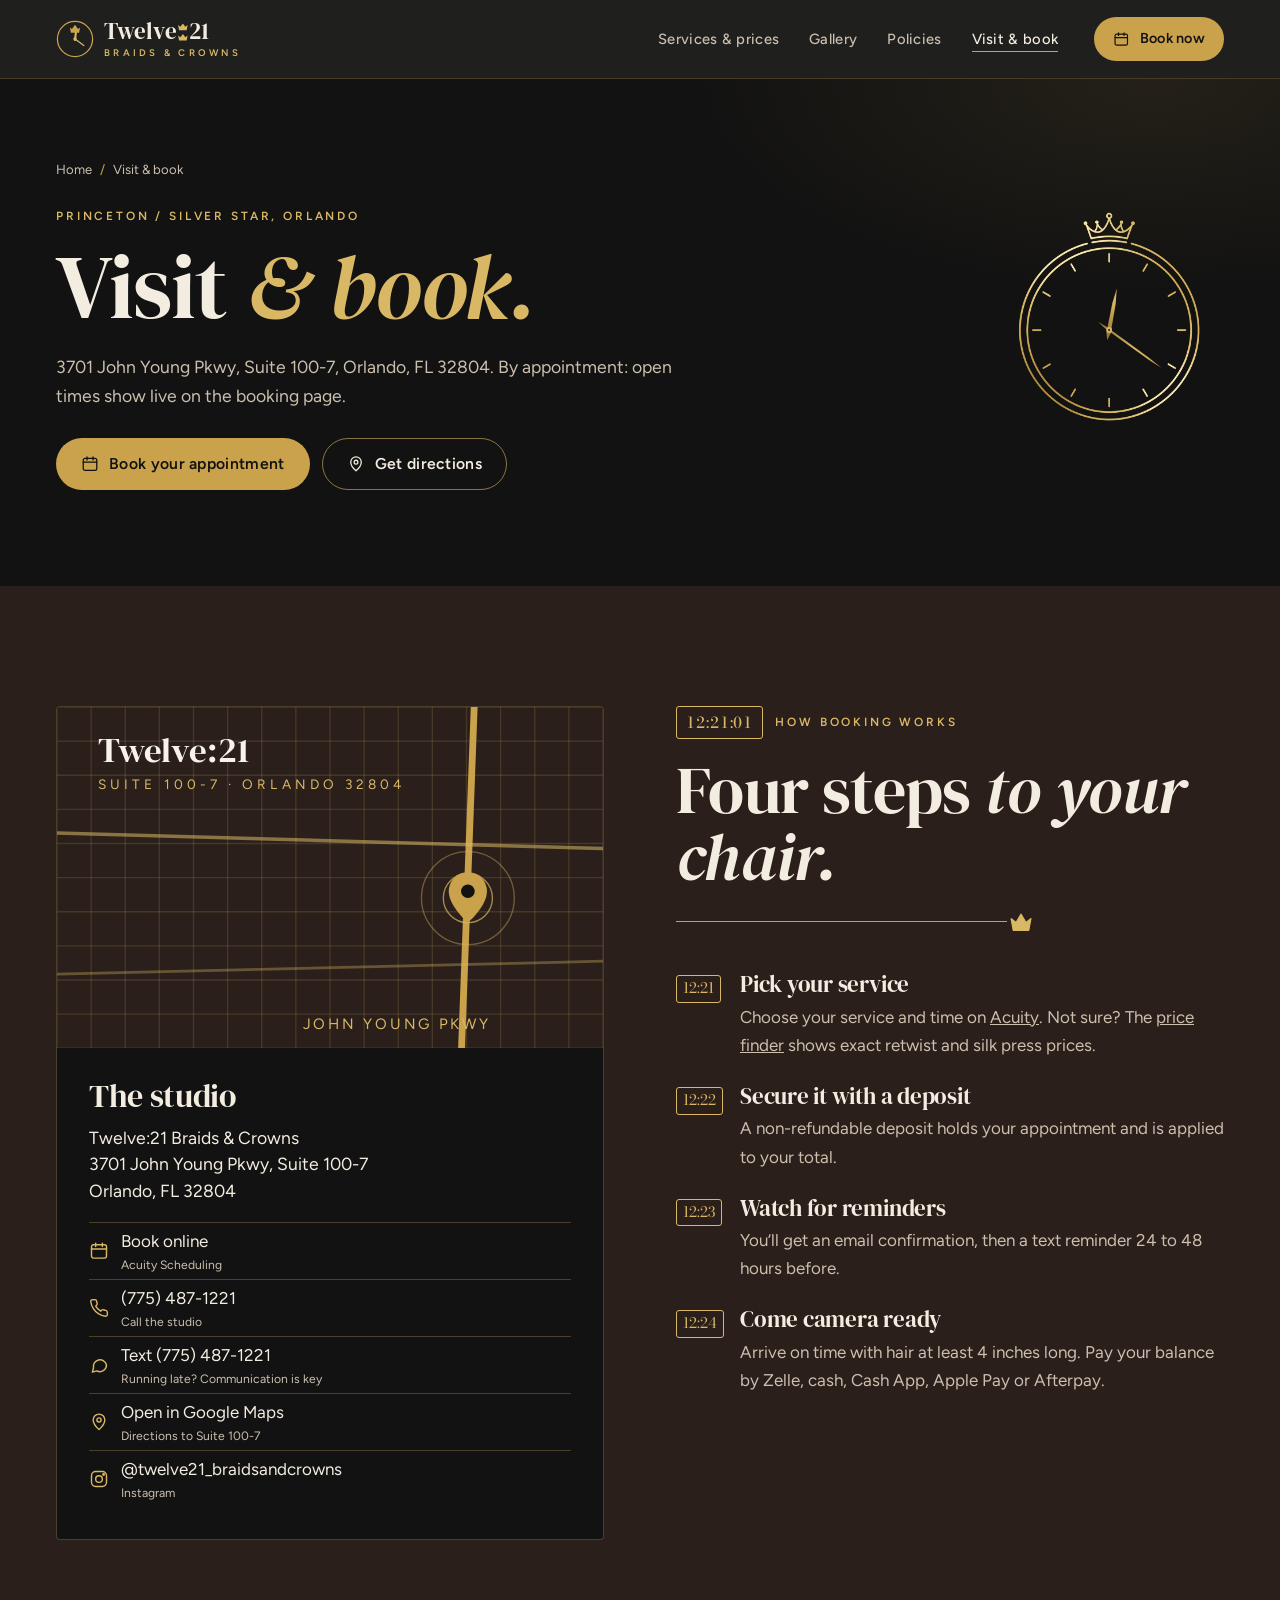
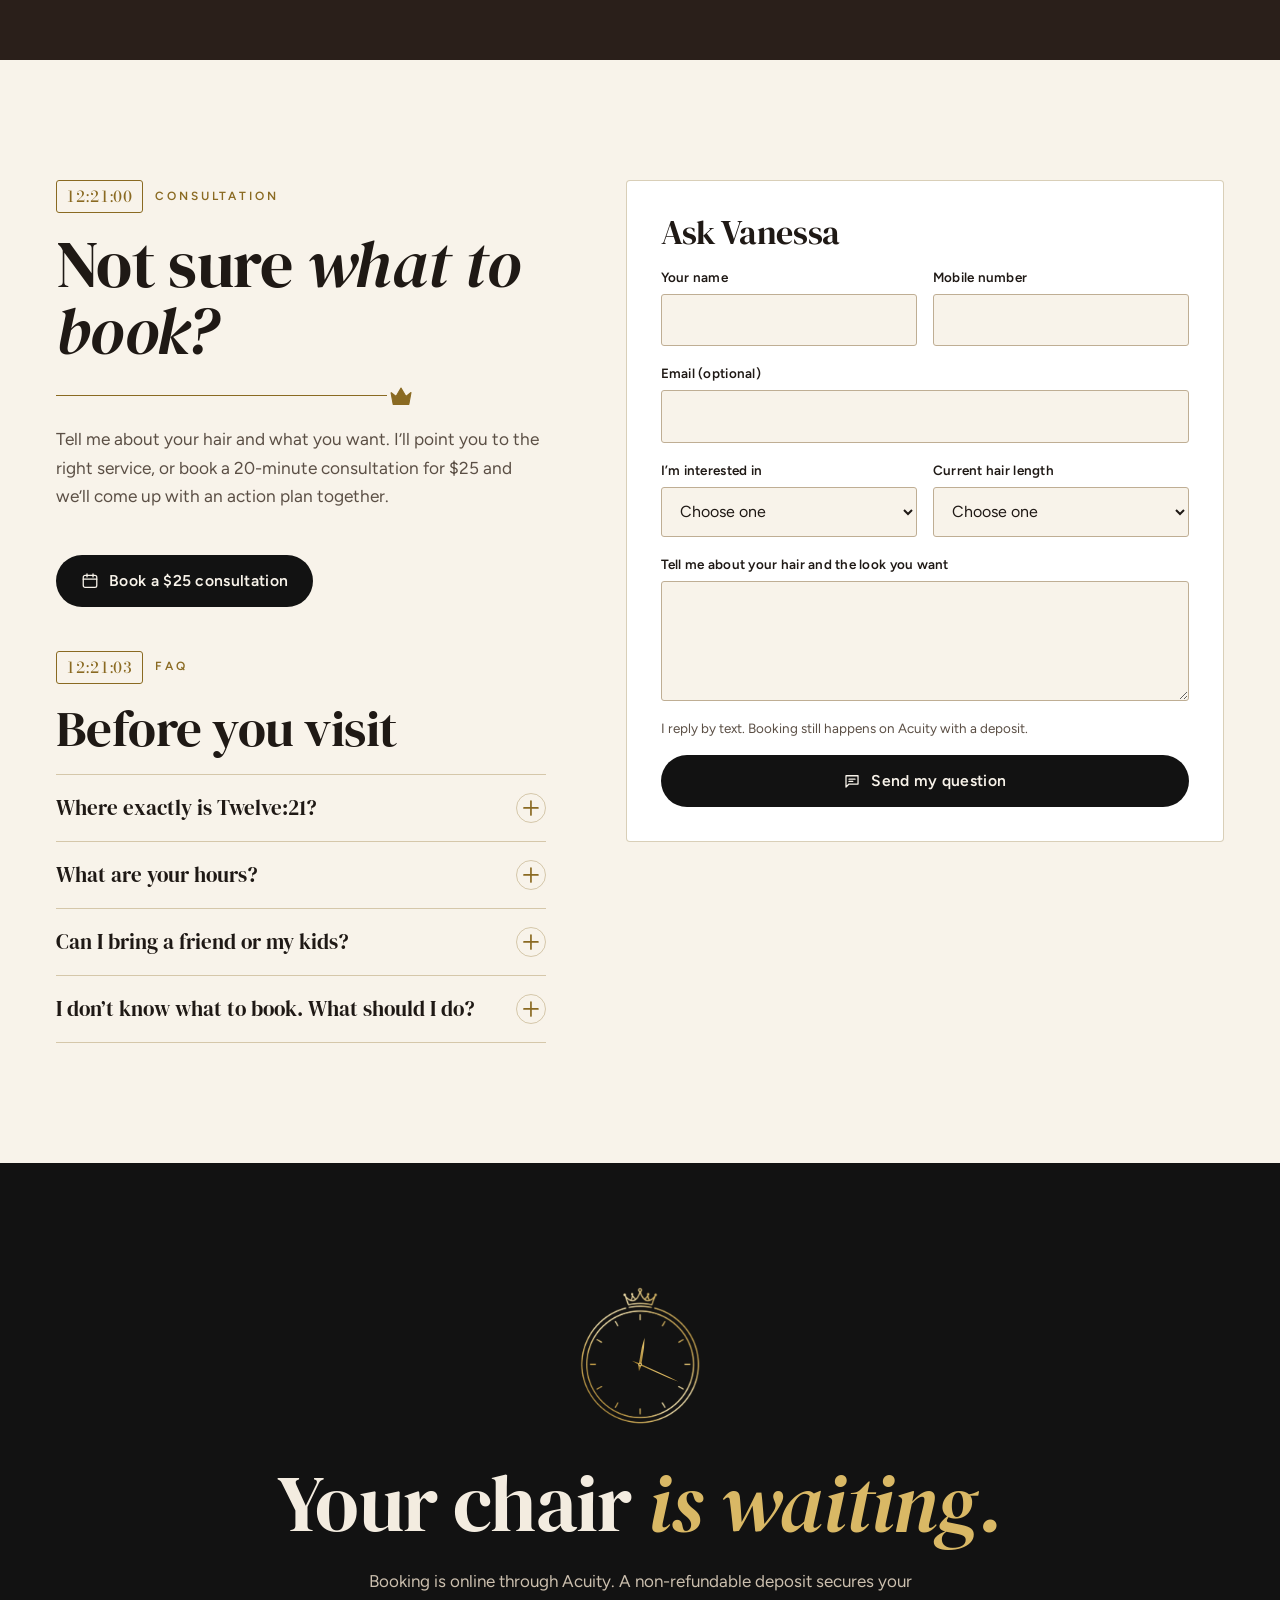
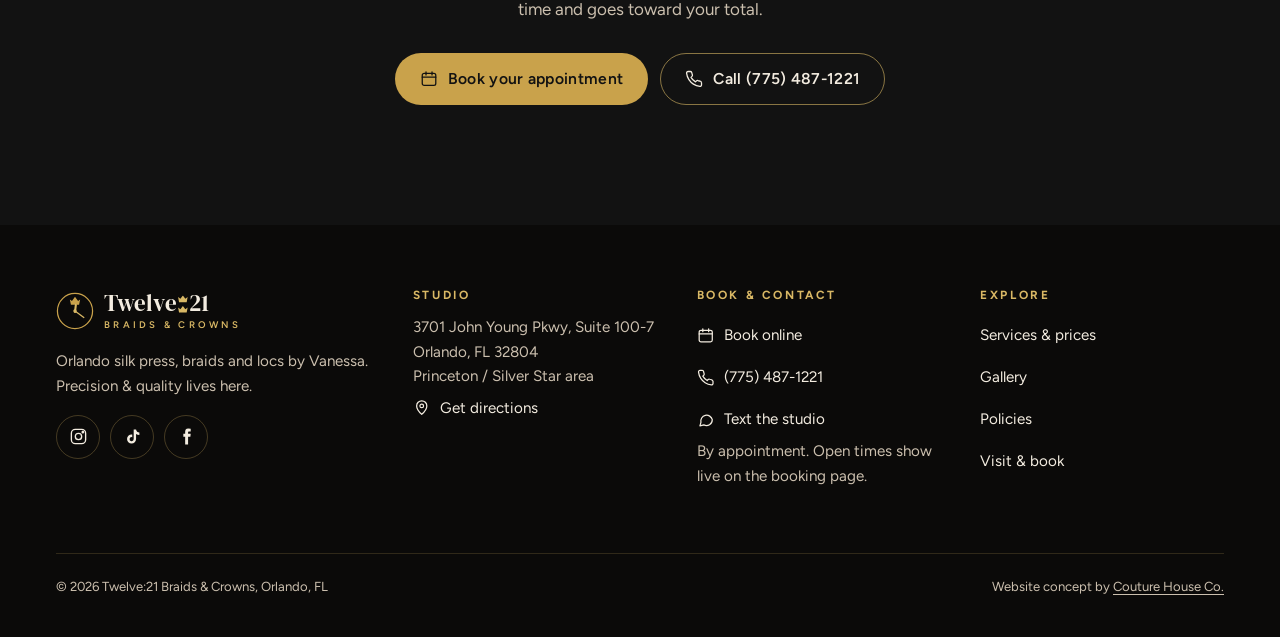
<file: visit.html>
<!doctype html>
<html lang="en">
<head>
<meta charset="utf-8">
<meta name="viewport" content="width=device-width, initial-scale=1, viewport-fit=cover">
<title>Visit & Book | Twelve:21 Braids & Crowns, Orlando, FL</title>
<meta name="description" content="Find Twelve:21 at 3701 John Young Pkwy, Suite 100-7, Orlando. Book on Acuity, call (775) 487-1221, or ask about a $25 consultation.">
<link rel="canonical" href="https://twelve21-braids-crowns.netlify.app/visit.html">
<meta name="theme-color" content="#121212">
<meta name="format-detection" content="telephone=no">
<meta name="robots" content="index, follow, max-image-preview:large">
<meta property="og:type" content="website">
<meta property="og:site_name" content="Twelve:21 Braids &amp; Crowns">
<meta property="og:title" content="Visit & Book | Twelve:21 Braids & Crowns, Orlando, FL">
<meta property="og:description" content="Find Twelve:21 at 3701 John Young Pkwy, Suite 100-7, Orlando. Book on Acuity, call (775) 487-1221, or ask about a $25 consultation.">
<meta property="og:url" content="https://twelve21-braids-crowns.netlify.app/visit.html">
<meta property="og:image" content="https://twelve21-braids-crowns.netlify.app/assets/img/share-2.jpg">
<meta property="og:image:secure_url" content="https://twelve21-braids-crowns.netlify.app/assets/img/share-2.jpg">
<meta property="og:image:width" content="1200">
<meta property="og:image:height" content="630">
<meta property="og:image:type" content="image/jpeg">
<meta property="og:image:alt" content="Twelve:21 Braids &amp; Crowns, Orlando: Precision and quality lives here. 5.0 on Google from 135 reviews.">
<meta property="og:locale" content="en_US">
<meta name="twitter:card" content="summary_large_image">
<meta name="twitter:title" content="Visit & Book | Twelve:21 Braids & Crowns, Orlando, FL">
<meta name="twitter:description" content="Find Twelve:21 at 3701 John Young Pkwy, Suite 100-7, Orlando. Book on Acuity, call (775) 487-1221, or ask about a $25 consultation.">
<meta name="twitter:image" content="https://twelve21-braids-crowns.netlify.app/assets/img/share-2.jpg">
<link rel="icon" href="assets/img/favicon.svg" type="image/svg+xml">
<link rel="icon" href="assets/img/favicon-32.png" sizes="32x32" type="image/png">
<link rel="apple-touch-icon" href="assets/img/apple-touch-icon.png">
<link rel="manifest" href="site.webmanifest">
<link rel="preload" href="assets/fonts/dm-serif-display-latin-400-normal.woff2" as="font" type="font/woff2" crossorigin>
<link rel="preload" href="assets/fonts/figtree-latin-wght-normal.woff2" as="font" type="font/woff2" crossorigin>
<link rel="stylesheet" href="assets/css/fonts.css?v=20261012b">
<link rel="stylesheet" href="assets/css/site.css?v=20261012b">
<script src="assets/js/js-flag.js"></script>
<script src="assets/js/site.js" defer></script>
<script type="application/ld+json">{"@context":"https://schema.org","@type":"HairSalon","@id":"https://twelve21-braids-crowns.netlify.app/#salon","name":"Twelve:21 Braids & Crowns","url":"https://twelve21-braids-crowns.netlify.app/","logo":"https://twelve21-braids-crowns.netlify.app/assets/img/apple-touch-icon.png","image":["https://twelve21-braids-crowns.netlify.app/assets/img/share-2.jpg","https://twelve21-braids-crowns.netlify.app/assets/img/sleek-braided-ponytail-precision-parts.webp"],"description":"Orlando silk press, knotless and feed-in braids, locs and sleek ponytails by Vanessa. Precision and quality, by appointment.","telephone":"+1-775-487-1221","address":{"@type":"PostalAddress","streetAddress":"3701 John Young Pkwy, Suite 100-7","addressLocality":"Orlando","addressRegion":"FL","postalCode":"32804","addressCountry":"US"},"geo":{"@type":"GeoCoordinates","latitude":28.5821472,"longitude":-81.4159934},"areaServed":[{"@type":"City","name":"Orlando"},"Princeton / Silver Star","College Park","Pine Hills"],"priceRange":"$25-$300","paymentAccepted":"Zelle, Cash, Cash App, Apple Pay, Afterpay","sameAs":["https://www.instagram.com/twelve21_braidsandcrowns/","https://www.tiktok.com/@twelve21_braidsandcrowns","https://www.facebook.com/Twelve21BraidsAndCrowns","https://www.yelp.com/biz/twelve-21-braids-and-crowns-orlando","https://linktr.ee/twelve21braidsandcrowns"],"potentialAction":{"@type":"ReserveAction","target":"https://twelve21braidsandcrowns.as.me/","name":"Book an appointment"}}</script>
<script type="application/ld+json">{"@context":"https://schema.org","@type":"BreadcrumbList","itemListElement":[{"@type":"ListItem","position":1,"name":"Home","item":"https://twelve21-braids-crowns.netlify.app/"},{"@type":"ListItem","position":2,"name":"Visit & book","item":"https://twelve21-braids-crowns.netlify.app/visit.html"}]}</script>
<script type="application/ld+json">{"@context":"https://schema.org","@type":"FAQPage","mainEntity":[{"@type":"Question","name":"Where exactly is Twelve:21?","acceptedAnswer":{"@type":"Answer","text":"3701 John Young Pkwy, Suite 100-7, Orlando, FL 32804. It sits on John Young Parkway in the Princeton / Silver Star area of northwest Orlando."}},{"@type":"Question","name":"What are your hours?","acceptedAnswer":{"@type":"Answer","text":"Appointments only. Open times show live on the Acuity booking page, and emergency squeeze-ins outside normal hours are available for a 30% fee."}},{"@type":"Question","name":"Can I bring a friend or my kids?","acceptedAnswer":{"@type":"Answer","text":"No extra persons are allowed during your appointment, and clients must be 12 or older."}},{"@type":"Question","name":"I don’t know what to book. What should I do?","acceptedAnswer":{"@type":"Answer","text":"Book a 20-minute consultation for $25, or send the form on this page and Vanessa will point you to the right service."}}]}</script>
</head>
<body>
<a class="skip" href="#main">Skip to content</a>
<header class="site-header">
  <div class="wrap hdr">
    <a class="brand" href="index.html" aria-label="Twelve:21 Braids and Crowns, home"><svg class="brand-mark" viewBox="0 0 40 40" aria-hidden="true" focusable="false"><circle cx="20" cy="20" r="18.5" fill="none" stroke="#C9A24B" stroke-width="1.3"/><path d="M14.6 7.8l2.2 1.7 3.2-4.5 3.2 4.5 2.2-1.7-1.1 5.6h-8.6z" fill="#C9A24B"/><line x1="20" y1="21" x2="20.9" y2="13.6" stroke="#D9B865" stroke-width="2.2" stroke-linecap="round"/><line x1="20" y1="20" x2="29.3" y2="26.8" stroke="#D9B865" stroke-width="1.4" stroke-linecap="round"/><circle cx="20" cy="20" r="1.8" fill="#D9B865"/></svg><span class="wm"><span class="wm-name">Twelve<svg class="crown-colon" viewBox="0 0 10 19" aria-hidden="true" focusable="false"><path fill="currentColor" d="M0 1.6l2.4 1.9L5 0l2.6 3.5L10 1.6 9 7H1zM0 12.6l2.4 1.9L5 11l2.6 3.5 2.4-1.9L9 18H1z"/></svg>21</span><span class="wm-sub">Braids &amp; Crowns</span></span></a>
    <nav class="nav-d" aria-label="Main"><ul><li><a href="services.html">Services &amp; prices</a></li><li><a href="gallery.html">Gallery</a></li><li><a href="policies.html">Policies</a></li><li><a href="visit.html" aria-current="page">Visit &amp; book</a></li></ul></nav>
    <a class="btn btn-gold hdr-cta" href="https://twelve21braidsandcrowns.as.me/"><svg class="icon" viewBox="0 0 24 24" aria-hidden="true" focusable="false"><rect x="3" y="4.5" width="18" height="16" rx="2.5"/><path d="M3 9.5h18M8 2.5v4M16 2.5v4"/></svg>Book now</a>
    <button class="menu-btn" type="button" aria-expanded="false" aria-controls="mnav"><span class="bars" aria-hidden="true"><span></span><span></span></span>Menu</button>
  </div>
</header>
<div class="mnav" id="mnav" role="dialog" aria-modal="true" aria-label="Site menu" hidden>
  <div class="mnav-top"><span class="brand"><svg class="brand-mark" viewBox="0 0 40 40" aria-hidden="true" focusable="false"><circle cx="20" cy="20" r="18.5" fill="none" stroke="#C9A24B" stroke-width="1.3"/><path d="M14.6 7.8l2.2 1.7 3.2-4.5 3.2 4.5 2.2-1.7-1.1 5.6h-8.6z" fill="#C9A24B"/><line x1="20" y1="21" x2="20.9" y2="13.6" stroke="#D9B865" stroke-width="2.2" stroke-linecap="round"/><line x1="20" y1="20" x2="29.3" y2="26.8" stroke="#D9B865" stroke-width="1.4" stroke-linecap="round"/><circle cx="20" cy="20" r="1.8" fill="#D9B865"/></svg><span class="wm"><span class="wm-name">Twelve<svg class="crown-colon" viewBox="0 0 10 19" aria-hidden="true" focusable="false"><path fill="currentColor" d="M0 1.6l2.4 1.9L5 0l2.6 3.5L10 1.6 9 7H1zM0 12.6l2.4 1.9L5 11l2.6 3.5 2.4-1.9L9 18H1z"/></svg>21</span><span class="wm-sub">Braids &amp; Crowns</span></span></span><button class="mnav-close" type="button" aria-label="Close menu"><svg class="icon" viewBox="0 0 24 24" aria-hidden="true" focusable="false"><path d="M6 6l12 12M18 6 6 18"/></svg></button></div>
  <nav aria-label="Mobile"><ul><li><a href="index.html">Home<span>12:21</span></a></li><li><a href="services.html">Services &amp; prices<span>12:22</span></a></li><li><a href="gallery.html">Gallery<span>12:23</span></a></li><li><a href="policies.html">Policies<span>12:24</span></a></li><li><a href="visit.html" aria-current="page">Visit &amp; book<span>12:25</span></a></li></ul></nav>
  <div class="mnav-foot">
    <a class="btn btn-gold" href="https://twelve21braidsandcrowns.as.me/"><svg class="icon" viewBox="0 0 24 24" aria-hidden="true" focusable="false"><rect x="3" y="4.5" width="18" height="16" rx="2.5"/><path d="M3 9.5h18M8 2.5v4M16 2.5v4"/></svg>Book your appointment</a>
    <a class="btn btn-line" href="tel:+17754871221"><svg class="icon" viewBox="0 0 24 24" aria-hidden="true" focusable="false"><path d="M22 16.9v3a2 2 0 0 1-2.2 2 19.8 19.8 0 0 1-8.6-3.1 19.5 19.5 0 0 1-6-6A19.8 19.8 0 0 1 2.1 4.2 2 2 0 0 1 4.1 2h3a2 2 0 0 1 2 1.7c.1.9.4 1.8.7 2.7a2 2 0 0 1-.5 2.1L8 9.8a16 16 0 0 0 6 6l1.3-1.3a2 2 0 0 1 2.1-.4c.9.3 1.8.6 2.7.7a2 2 0 0 1 1.7 2z"/></svg>Call (775) 487-1221</a>
    <p>3701 John Young Pkwy, Suite 100-7<br>Orlando, FL 32804</p>
  </div>
</div>
<main id="main" tabindex="-1">
<section class="page-hero" aria-labelledby="ph-h">
  <div class="wrap ph-split">
    <div>
      <nav class="crumbs" aria-label="Breadcrumb"><ol><li><a href="index.html">Home</a></li><li aria-current="page">Visit &amp; book</li></ol></nav>
      <p class="stamp">Princeton / Silver Star, Orlando</p>
      <h1 id="ph-h">Visit <em>&amp; book.</em></h1>
      <p class="lede">3701 John Young Pkwy, Suite 100-7, Orlando, FL 32804. By appointment: open times show live on the booking page.</p>
      <div class="btns"><a class="btn btn-gold" href="https://twelve21braidsandcrowns.as.me/"><svg class="icon" viewBox="0 0 24 24" aria-hidden="true" focusable="false"><rect x="3" y="4.5" width="18" height="16" rx="2.5"/><path d="M3 9.5h18M8 2.5v4M16 2.5v4"/></svg>Book your appointment</a><a class="btn btn-line" href="https://www.google.com/maps/search/?api=1&query=Twelve%3A21+Braids+%26+Crowns+3701+John+Young+Pkwy+Suite+100-7+Orlando+FL+32804" rel="noopener"><svg class="icon" viewBox="0 0 24 24" aria-hidden="true" focusable="false"><path d="M12 21s-7-6.2-7-11.5A7 7 0 0 1 19 9.5C19 14.8 12 21 12 21z"/><circle cx="12" cy="9.5" r="2.5"/></svg>Get directions</a></div>
    </div>
    <div class="ph-art ph-art--emblem"><div class="emblem emblem--ph" data-hands="sweep" aria-hidden="true"><img src="assets/img/gold-line-emblem-1221.png" srcset="assets/img/gold-line-emblem-1221-400.png 400w, assets/img/gold-line-emblem-1221.png 800w" sizes="240px" width="800" height="835" alt="" loading="lazy" decoding="async"><svg class="hands hands--emblem" viewBox="0 0 800 835" aria-hidden="true" focusable="false" data-c="400.4 434.6"><defs><linearGradient id="hg-ph" gradientUnits="userSpaceOnUse" x1="400.4" y1="482.5" x2="400.4" y2="209.2"><stop offset="0" stop-color="#8A6A22"/><stop offset=".55" stop-color="#D9B865"/><stop offset="1" stop-color="#C9A24B"/></linearGradient><radialGradient id="hs-ph"><stop offset="0" stop-color="#F4E4B4" stop-opacity=".9"/><stop offset=".4" stop-color="#D9B865" stop-opacity=".45"/><stop offset="1" stop-color="#C9A24B" stop-opacity="0"/></radialGradient></defs><g class="oh-h" transform="rotate(10.5 400.4 434.6)"><path d="M400.4 471.2 L407.7 445.9 L406.3 341.6 L400.4 288.1 L394.5 341.6 L393.1 445.9Z" fill="url(#hg-ph)"/></g><g class="oh-m" transform="rotate(126 400.4 434.6)"><path d="M400.4 482.5 L404.3 451.5 L403.5 265.5 L400.4 209.2 L397.3 265.5 L396.5 451.5Z" fill="url(#hg-ph)"/></g><circle cx="400.4" cy="434.6" r="10.1" fill="#D9B865"/><circle cx="400.4" cy="434.6" r="3.4" fill="#121212"/></svg></div></div>
  </div>
</section>
<section class="sec sec--esp" aria-label="Location and booking">
  <div class="wrap visit-grid">
    <div class="addr-card rv">
      <div class="map-art"><svg viewBox="0 0 400 250" aria-hidden="true" focusable="false" preserveAspectRatio="xMidYMid slice">
<rect width="400" height="250" fill="#2A1F1A"/>
<g stroke="rgba(217,184,101,.16)" stroke-width="1"><line x1="0" y1="0" x2="0" y2="250"/><line x1="25" y1="0" x2="25" y2="250"/><line x1="50" y1="0" x2="50" y2="250"/><line x1="75" y1="0" x2="75" y2="250"/><line x1="100" y1="0" x2="100" y2="250"/><line x1="125" y1="0" x2="125" y2="250"/><line x1="150" y1="0" x2="150" y2="250"/><line x1="175" y1="0" x2="175" y2="250"/><line x1="200" y1="0" x2="200" y2="250"/><line x1="225" y1="0" x2="225" y2="250"/><line x1="250" y1="0" x2="250" y2="250"/><line x1="275" y1="0" x2="275" y2="250"/><line x1="300" y1="0" x2="300" y2="250"/><line x1="325" y1="0" x2="325" y2="250"/><line x1="350" y1="0" x2="350" y2="250"/><line x1="375" y1="0" x2="375" y2="250"/><line x1="400" y1="0" x2="400" y2="250"/><line x1="0" y1="0" x2="400" y2="0"/><line x1="0" y1="25" x2="400" y2="25"/><line x1="0" y1="50" x2="400" y2="50"/><line x1="0" y1="75" x2="400" y2="75"/><line x1="0" y1="100" x2="400" y2="100"/><line x1="0" y1="125" x2="400" y2="125"/><line x1="0" y1="150" x2="400" y2="150"/><line x1="0" y1="175" x2="400" y2="175"/><line x1="0" y1="200" x2="400" y2="200"/><line x1="0" y1="225" x2="400" y2="225"/><line x1="0" y1="250" x2="400" y2="250"/></g>
<path d="M306 -10 L296 260" stroke="#C9A24B" stroke-width="5" fill="none"/>
<path d="M-10 92 L410 104" stroke="rgba(217,184,101,.55)" stroke-width="2.5" fill="none"/>
<path d="M-10 196 L410 186" stroke="rgba(217,184,101,.35)" stroke-width="2" fill="none"/>
<text x="180" y="236" fill="#D9B865" font-family="Figtree, sans-serif" font-size="11" letter-spacing="2">JOHN YOUNG PKWY</text>
<circle cx="301" cy="140" r="34" fill="none" stroke="rgba(217,184,101,.4)"/>
<circle cx="301" cy="140" r="18" fill="none" stroke="rgba(217,184,101,.7)"/>
<path d="M301 158s-14-12-14-23a14 14 0 0 1 28 0c0 11-14 23-14 23z" fill="#C9A24B"/>
<circle cx="301" cy="135" r="5" fill="#121212"/>
<text x="30" y="40" fill="#F8F3EA" font-family="DM Serif Display, Georgia, serif" font-size="26">Twelve:21</text>
<text x="30" y="60" fill="#D9B865" font-family="Figtree, sans-serif" font-size="10" letter-spacing="3">SUITE 100-7 &#183; ORLANDO 32804</text>
</svg></div>
      <div class="addr-body">
        <h2>The studio</h2>
        <address>Twelve:21 Braids &amp; Crowns<br>3701 John Young Pkwy, Suite 100-7<br>Orlando, FL 32804</address>
        <ul class="contact-list">
          <li><a href="https://twelve21braidsandcrowns.as.me/"><svg class="icon" viewBox="0 0 24 24" aria-hidden="true" focusable="false"><rect x="3" y="4.5" width="18" height="16" rx="2.5"/><path d="M3 9.5h18M8 2.5v4M16 2.5v4"/></svg><span>Book online<small>Acuity Scheduling</small></span></a></li>
          <li><a href="tel:+17754871221"><svg class="icon" viewBox="0 0 24 24" aria-hidden="true" focusable="false"><path d="M22 16.9v3a2 2 0 0 1-2.2 2 19.8 19.8 0 0 1-8.6-3.1 19.5 19.5 0 0 1-6-6A19.8 19.8 0 0 1 2.1 4.2 2 2 0 0 1 4.1 2h3a2 2 0 0 1 2 1.7c.1.9.4 1.8.7 2.7a2 2 0 0 1-.5 2.1L8 9.8a16 16 0 0 0 6 6l1.3-1.3a2 2 0 0 1 2.1-.4c.9.3 1.8.6 2.7.7a2 2 0 0 1 1.7 2z"/></svg><span>(775) 487-1221<small>Call the studio</small></span></a></li>
          <li><a href="sms:+17754871221"><svg class="icon" viewBox="0 0 24 24" aria-hidden="true" focusable="false"><path d="M21 12a8 8 0 0 1-11.6 7.1L4 20.5l1.4-4.9A8 8 0 1 1 21 12z"/></svg><span>Text (775) 487-1221<small>Running late? Communication is key</small></span></a></li>
          <li><a href="https://www.google.com/maps/search/?api=1&query=Twelve%3A21+Braids+%26+Crowns+3701+John+Young+Pkwy+Suite+100-7+Orlando+FL+32804" rel="noopener"><svg class="icon" viewBox="0 0 24 24" aria-hidden="true" focusable="false"><path d="M12 21s-7-6.2-7-11.5A7 7 0 0 1 19 9.5C19 14.8 12 21 12 21z"/><circle cx="12" cy="9.5" r="2.5"/></svg><span>Open in Google Maps<small>Directions to Suite 100-7</small></span></a></li>
          <li><a href="https://www.instagram.com/twelve21_braidsandcrowns/" rel="noopener"><svg class="icon" viewBox="0 0 24 24" aria-hidden="true" focusable="false"><rect x="3" y="3" width="18" height="18" rx="5"/><circle cx="12" cy="12" r="4"/><circle cx="17.5" cy="6.5" r=".9"/></svg><span>@twelve21_braidsandcrowns<small>Instagram</small></span></a></li>
        </ul>
      </div>
    </div>
    <div>
      <div class="hd"><p class="stamp"><span class="stamp-t">12:21:01</span><span>How booking works</span></p><h2>Four steps <em>to your chair.</em></h2><span class="laser" aria-hidden="true"><svg class="laser-svg" viewBox="0 0 360 18" focusable="false"><path class="l-line" pathLength="1" d="M0 10.5H331"/><path class="l-crown" pathLength="1" d="M335 7.5l5 4 5-8.5 5 8.5 5-4-2.2 12h-15.6z"/></svg></span></div>
      <ol class="steps">
        <li class="rv"><h3>Pick your service</h3><p>Choose your service and time on <a href="https://twelve21braidsandcrowns.as.me/">Acuity</a>. Not sure? The <a href="services.html#finder">price finder</a> shows exact retwist and silk press prices.</p></li>
        <li class="rv"><h3>Secure it with a deposit</h3><p>A non-refundable deposit holds your appointment and is applied to your total.</p></li>
        <li class="rv"><h3>Watch for reminders</h3><p>You&rsquo;ll get an email confirmation, then a text reminder 24 to 48 hours before.</p></li>
        <li class="rv"><h3>Come camera ready</h3><p>Arrive on time with hair at least 4 inches long. Pay your balance by Zelle, cash, Cash App, Apple Pay or Afterpay.</p></li>
      </ol>
    </div>
  </div>
</section>
<section class="sec sec--ivory" aria-labelledby="form-h">
  <div class="wrap qf-grid">
    <div>
      <div class="hd"><p class="stamp"><span class="stamp-t">12:21:02</span><span>Consultation</span></p><h2 id="form-h">Not sure <em>what to book?</em></h2><span class="laser" aria-hidden="true"><svg class="laser-svg" viewBox="0 0 360 18" focusable="false"><path class="l-line" pathLength="1" d="M0 10.5H331"/><path class="l-crown" pathLength="1" d="M335 7.5l5 4 5-8.5 5 8.5 5-4-2.2 12h-15.6z"/></svg></span><p class="intro">Tell me about your hair and what you want. I&rsquo;ll point you to the right service, or book a 20-minute consultation for $25 and we&rsquo;ll come up with an action plan together.</p></div>
      <div class="btns"><a class="btn btn-ink" href="https://twelve21braidsandcrowns.as.me/"><svg class="icon" viewBox="0 0 24 24" aria-hidden="true" focusable="false"><rect x="3" y="4.5" width="18" height="16" rx="2.5"/><path d="M3 9.5h18M8 2.5v4M16 2.5v4"/></svg>Book a $25 consultation</a></div>
      <div class="mt-44"><div class="faq"><p class="stamp"><span class="stamp-t">12:21:03</span><span>FAQ</span></p><h2>Before you visit</h2><details><summary>Where exactly is Twelve:21?<span class="plus" aria-hidden="true"><svg class="icon" viewBox="0 0 24 24" aria-hidden="true" focusable="false"><path d="M12 5v14M5 12h14"/></svg></span></summary><p>3701 John Young Pkwy, Suite 100-7, Orlando, FL 32804. It sits on John Young Parkway in the Princeton / Silver Star area of northwest Orlando.</p></details><details><summary>What are your hours?<span class="plus" aria-hidden="true"><svg class="icon" viewBox="0 0 24 24" aria-hidden="true" focusable="false"><path d="M12 5v14M5 12h14"/></svg></span></summary><p>Appointments only. Open times show live on the Acuity booking page, and emergency squeeze-ins outside normal hours are available for a 30% fee.</p></details><details><summary>Can I bring a friend or my kids?<span class="plus" aria-hidden="true"><svg class="icon" viewBox="0 0 24 24" aria-hidden="true" focusable="false"><path d="M12 5v14M5 12h14"/></svg></span></summary><p>No extra persons are allowed during your appointment, and clients must be 12 or older.</p></details><details><summary>I don’t know what to book. What should I do?<span class="plus" aria-hidden="true"><svg class="icon" viewBox="0 0 24 24" aria-hidden="true" focusable="false"><path d="M12 5v14M5 12h14"/></svg></span></summary><p>Book a 20-minute consultation for $25, or send the form on this page and Vanessa will point you to the right service.</p></details></div></div>
    </div>
    <div>
      <form class="form" name="consult-request" method="POST" data-netlify="true" netlify-honeypot="bot-field" action="/visit.html">
        <input type="hidden" name="form-name" value="consult-request">
        <p class="hp"><label>Leave this empty <input name="bot-field" tabindex="-1" autocomplete="off"></label></p>
        <h2>Ask Vanessa</h2>
        <div class="row">
          <div class="field"><label for="f-name">Your name</label><input id="f-name" name="name" type="text" autocomplete="name" required><span class="err" aria-live="polite"></span></div>
          <div class="field"><label for="f-phone">Mobile number</label><input id="f-phone" name="phone" type="tel" autocomplete="tel" inputmode="tel" required><span class="err" aria-live="polite"></span></div>
        </div>
        <div class="field"><label for="f-email">Email (optional)</label><input id="f-email" name="email" type="email" autocomplete="email"><span class="err" aria-live="polite"></span></div>
        <div class="row">
          <div class="field"><label for="f-svc">I&rsquo;m interested in</label>
            <select id="f-svc" name="service" required><option value="">Choose one</option><option>Silk press</option><option>Knotless braids</option><option>Locs: retwist or retie</option><option>Starter or faux locs</option><option>Natural hair style</option><option>Ponytail</option><option>Feed-in braids</option><option>Quick weave</option><option>Not sure yet</option></select><span class="err" aria-live="polite"></span></div>
          <div class="field"><label for="f-len">Current hair length</label>
            <select id="f-len" name="hair_length"><option value="">Choose one</option><option>Under 4 inches</option><option>Ear to neck</option><option>Shoulder</option><option>Mid back</option><option>Waist or longer</option></select></div>
        </div>
        <div class="field"><label for="f-msg">Tell me about your hair and the look you want</label><textarea id="f-msg" name="message" required></textarea><span class="err" aria-live="polite"></span></div>
        <p class="form-note">I reply by text. Booking still happens on Acuity with a deposit.</p>
        <button class="btn btn-ink" type="submit"><svg class="icon" viewBox="0 0 24 24" aria-hidden="true" focusable="false"><path d="M4 5h16v11H8l-4 4z"/><path d="M8 9.5h8M8 12.5h5"/></svg>Send my question</button>
      </form>
      <div class="form-ok" id="form-ok" tabindex="-1" hidden><h3>Sent. Thank you.</h3><p>Vanessa will text you back. Ready now? You can book a $25 consultation online any time.</p></div>
    </div>
  </div>
</section>
<section class="sec cta-band" aria-labelledby="cta-h">
  <div class="wrap">
    <div class="emblem emblem--cta" data-hands="sweep" aria-hidden="true"><img src="assets/img/gold-line-emblem-1221.png" srcset="assets/img/gold-line-emblem-1221-400.png 400w, assets/img/gold-line-emblem-1221.png 800w" sizes="240px" width="800" height="835" alt="" loading="lazy" decoding="async"><svg class="hands hands--emblem" viewBox="0 0 800 835" aria-hidden="true" focusable="false" data-c="400.4 434.6"><defs><linearGradient id="hg-cta" gradientUnits="userSpaceOnUse" x1="400.4" y1="482.5" x2="400.4" y2="209.2"><stop offset="0" stop-color="#8A6A22"/><stop offset=".55" stop-color="#D9B865"/><stop offset="1" stop-color="#C9A24B"/></linearGradient><radialGradient id="hs-cta"><stop offset="0" stop-color="#F4E4B4" stop-opacity=".9"/><stop offset=".4" stop-color="#D9B865" stop-opacity=".45"/><stop offset="1" stop-color="#C9A24B" stop-opacity="0"/></radialGradient></defs><g class="oh-h" transform="rotate(10.5 400.4 434.6)"><path d="M400.4 471.2 L407.7 445.9 L406.3 341.6 L400.4 288.1 L394.5 341.6 L393.1 445.9Z" fill="url(#hg-cta)"/></g><g class="oh-m" transform="rotate(126 400.4 434.6)"><path d="M400.4 482.5 L404.3 451.5 L403.5 265.5 L400.4 209.2 L397.3 265.5 L396.5 451.5Z" fill="url(#hg-cta)"/></g><circle cx="400.4" cy="434.6" r="10.1" fill="#D9B865"/><circle cx="400.4" cy="434.6" r="3.4" fill="#121212"/></svg></div>
    <h2 id="cta-h">Your chair <em>is waiting.</em></h2>
    <p>Booking is online through Acuity. A non-refundable deposit secures your time and goes toward your total.</p>
    <div class="btns"><a class="btn btn-gold" href="https://twelve21braidsandcrowns.as.me/"><svg class="icon" viewBox="0 0 24 24" aria-hidden="true" focusable="false"><rect x="3" y="4.5" width="18" height="16" rx="2.5"/><path d="M3 9.5h18M8 2.5v4M16 2.5v4"/></svg>Book your appointment</a><a class="btn btn-line" href="tel:+17754871221"><svg class="icon" viewBox="0 0 24 24" aria-hidden="true" focusable="false"><path d="M22 16.9v3a2 2 0 0 1-2.2 2 19.8 19.8 0 0 1-8.6-3.1 19.5 19.5 0 0 1-6-6A19.8 19.8 0 0 1 2.1 4.2 2 2 0 0 1 4.1 2h3a2 2 0 0 1 2 1.7c.1.9.4 1.8.7 2.7a2 2 0 0 1-.5 2.1L8 9.8a16 16 0 0 0 6 6l1.3-1.3a2 2 0 0 1 2.1-.4c.9.3 1.8.6 2.7.7a2 2 0 0 1 1.7 2z"/></svg>Call (775) 487-1221</a></div>
  </div>
</section>
</main>
<footer class="site-footer">
  <div class="wrap">
    <div class="ft-grid">
      <div>
        <a class="brand" href="index.html" aria-label="Twelve:21 Braids and Crowns, home"><svg class="brand-mark" viewBox="0 0 40 40" aria-hidden="true" focusable="false"><circle cx="20" cy="20" r="18.5" fill="none" stroke="#C9A24B" stroke-width="1.3"/><path d="M14.6 7.8l2.2 1.7 3.2-4.5 3.2 4.5 2.2-1.7-1.1 5.6h-8.6z" fill="#C9A24B"/><line x1="20" y1="21" x2="20.9" y2="13.6" stroke="#D9B865" stroke-width="2.2" stroke-linecap="round"/><line x1="20" y1="20" x2="29.3" y2="26.8" stroke="#D9B865" stroke-width="1.4" stroke-linecap="round"/><circle cx="20" cy="20" r="1.8" fill="#D9B865"/></svg><span class="wm"><span class="wm-name">Twelve<svg class="crown-colon" viewBox="0 0 10 19" aria-hidden="true" focusable="false"><path fill="currentColor" d="M0 1.6l2.4 1.9L5 0l2.6 3.5L10 1.6 9 7H1zM0 12.6l2.4 1.9L5 11l2.6 3.5 2.4-1.9L9 18H1z"/></svg>21</span><span class="wm-sub">Braids &amp; Crowns</span></span></a>
        <p>Orlando silk press, braids and locs by Vanessa. Precision &amp; quality lives here.</p>
        <div class="socials">
          <a href="https://www.instagram.com/twelve21_braidsandcrowns/" rel="noopener" aria-label="Instagram"><svg class="icon" viewBox="0 0 24 24" aria-hidden="true" focusable="false"><rect x="3" y="3" width="18" height="18" rx="5"/><circle cx="12" cy="12" r="4"/><circle cx="17.5" cy="6.5" r=".9"/></svg></a>
          <a href="https://www.tiktok.com/@twelve21_braidsandcrowns" rel="noopener" aria-label="TikTok"><svg class="icon icon--fill" viewBox="0 0 24 24" aria-hidden="true" focusable="false"><path d="M16.5 3c.4 2.3 1.9 3.8 4.2 4v3.1c-1.6 0-3-.5-4.2-1.3v6.4a5.7 5.7 0 1 1-5.7-5.7c.3 0 .6 0 .9.1v3.2a2.6 2.6 0 1 0 1.8 2.5V3z"/></svg></a>
          <a href="https://www.facebook.com/Twelve21BraidsAndCrowns" rel="noopener" aria-label="Facebook"><svg class="icon icon--fill" viewBox="0 0 24 24" aria-hidden="true" focusable="false"><path d="M14 8.5V6.8c0-.8.5-1 1-1h2.3V2.1L14.2 2C11 2 10.3 4.4 10.3 6v2.5H8v3.8h2.3V22H14v-9.7h2.9l.4-3.8z"/></svg></a>
        </div>
      </div>
      <div>
        <h2>Studio</h2>
        <address>3701 John Young Pkwy, Suite 100-7<br>Orlando, FL 32804<br>Princeton / Silver Star area</address>
        <ul><li><a href="https://www.google.com/maps/search/?api=1&query=Twelve%3A21+Braids+%26+Crowns+3701+John+Young+Pkwy+Suite+100-7+Orlando+FL+32804" rel="noopener"><svg class="icon" viewBox="0 0 24 24" aria-hidden="true" focusable="false"><path d="M12 21s-7-6.2-7-11.5A7 7 0 0 1 19 9.5C19 14.8 12 21 12 21z"/><circle cx="12" cy="9.5" r="2.5"/></svg>Get directions</a></li></ul>
      </div>
      <div>
        <h2>Book &amp; contact</h2>
        <ul>
          <li><a href="https://twelve21braidsandcrowns.as.me/"><svg class="icon" viewBox="0 0 24 24" aria-hidden="true" focusable="false"><rect x="3" y="4.5" width="18" height="16" rx="2.5"/><path d="M3 9.5h18M8 2.5v4M16 2.5v4"/></svg>Book online</a></li>
          <li><a href="tel:+17754871221"><svg class="icon" viewBox="0 0 24 24" aria-hidden="true" focusable="false"><path d="M22 16.9v3a2 2 0 0 1-2.2 2 19.8 19.8 0 0 1-8.6-3.1 19.5 19.5 0 0 1-6-6A19.8 19.8 0 0 1 2.1 4.2 2 2 0 0 1 4.1 2h3a2 2 0 0 1 2 1.7c.1.9.4 1.8.7 2.7a2 2 0 0 1-.5 2.1L8 9.8a16 16 0 0 0 6 6l1.3-1.3a2 2 0 0 1 2.1-.4c.9.3 1.8.6 2.7.7a2 2 0 0 1 1.7 2z"/></svg>(775) 487-1221</a></li>
          <li><a href="sms:+17754871221"><svg class="icon" viewBox="0 0 24 24" aria-hidden="true" focusable="false"><path d="M21 12a8 8 0 0 1-11.6 7.1L4 20.5l1.4-4.9A8 8 0 1 1 21 12z"/></svg>Text the studio</a></li>
        </ul>
        <p>By appointment. Open times show live on the booking page.</p>
      </div>
      <div>
        <h2>Explore</h2>
        <ul>
          <li><a href="services.html">Services &amp; prices</a></li>
          <li><a href="gallery.html">Gallery</a></li>
          <li><a href="policies.html">Policies</a></li>
          <li><a href="visit.html">Visit &amp; book</a></li>
        </ul>
      </div>
    </div>
    <div class="ft-bottom">
      <span>&copy; 2026 Twelve:21 Braids &amp; Crowns, Orlando, FL</span>
      <span>Website concept by <a href="https://couturehouse.co" rel="noopener">Couture House Co.</a></span>
    </div>
  </div>
</footer>
<div class="mbar">
  <a class="btn btn-line" href="tel:+17754871221"><svg class="icon" viewBox="0 0 24 24" aria-hidden="true" focusable="false"><path d="M22 16.9v3a2 2 0 0 1-2.2 2 19.8 19.8 0 0 1-8.6-3.1 19.5 19.5 0 0 1-6-6A19.8 19.8 0 0 1 2.1 4.2 2 2 0 0 1 4.1 2h3a2 2 0 0 1 2 1.7c.1.9.4 1.8.7 2.7a2 2 0 0 1-.5 2.1L8 9.8a16 16 0 0 0 6 6l1.3-1.3a2 2 0 0 1 2.1-.4c.9.3 1.8.6 2.7.7a2 2 0 0 1 1.7 2z"/></svg>Call</a>
  <a class="btn btn-gold" href="https://twelve21braidsandcrowns.as.me/"><svg class="icon" viewBox="0 0 24 24" aria-hidden="true" focusable="false"><rect x="3" y="4.5" width="18" height="16" rx="2.5"/><path d="M3 9.5h18M8 2.5v4M16 2.5v4"/></svg>Book appointment</a>
</div>
</body>
</html>
</file>
<file: assets/css/fonts.css>
/* Self-hosted fonts (Fontsource, latin subset) */
@font-face{font-family:"DM Serif Display";font-style:normal;font-weight:400;font-display:swap;src:url("../fonts/dm-serif-display-latin-400-normal.woff2") format("woff2")}
@font-face{font-family:"DM Serif Display";font-style:italic;font-weight:400;font-display:swap;src:url("../fonts/dm-serif-display-latin-400-italic.woff2") format("woff2")}
@font-face{font-family:"Bodoni Moda";font-style:normal;font-weight:400 900;font-display:swap;src:url("../fonts/bodoni-moda-latin-wght-normal.woff2") format("woff2")}
@font-face{font-family:"Bodoni Moda";font-style:italic;font-weight:400 900;font-display:swap;src:url("../fonts/bodoni-moda-latin-wght-italic.woff2") format("woff2")}
@font-face{font-family:"Figtree";font-style:normal;font-weight:300 900;font-display:swap;src:url("../fonts/figtree-latin-wght-normal.woff2") format("woff2")}
</file>
<file: assets/css/site.css>
/* Twelve:21 Braids & Crowns — "Precision & Quality lives here"
   Concept: the 12:21 timestamp. Gold clock, Bodoni numerals, a gold "laser" rule under headings.
   v2 "Gold Line": champagne-gold line art on ink, live SVG clock hands at 12:21, motion = gold leaf being drawn. */

:root{
  --ink:#121212; --ink-2:#1a1715; --esp:#2A1F1A; --esp-2:#33261f;
  --ivory:#F8F3EA; --sand:#E9DCC8; --sand-2:#dfcfb6;
  --gold:#C9A24B; --gold-lt:#D9B865; --bronze:#8A6A22;
  --text:#1f1915; --muted:#5b4f45; --on-dark:#f3ece0; --on-dark-mute:#cbbfae;
  --line-light:rgba(138,106,34,.32); --line-dark:rgba(217,184,101,.28);
  --f-disp:"DM Serif Display", "Didot", Georgia, "Times New Roman", serif;
  --f-num:"Bodoni Moda", "Didot", "Bodoni 72", Georgia, serif;
  --f-body:"Figtree", system-ui, -apple-system, "Segoe UI", Roboto, Arial, sans-serif;
  --wrap:1240px; --gut:20px;
  --hdr:68px;
  --ease:cubic-bezier(.2,.7,.1,1);
  --safe-b:env(safe-area-inset-bottom,0px);
}
@media (min-width:768px){:root{--gut:36px;--hdr:78px}}

*,*::before,*::after{box-sizing:border-box}
html{-webkit-text-size-adjust:100%;text-size-adjust:100%;scroll-behavior:smooth;scroll-padding-top:calc(var(--hdr) + 16px);
  scrollbar-color:var(--gold) var(--ink);scrollbar-width:thin}
::-webkit-scrollbar{width:12px;height:12px}
::-webkit-scrollbar-track{background:var(--ink)}
::-webkit-scrollbar-thumb{background:linear-gradient(180deg,var(--gold-lt),var(--gold) 55%,var(--bronze));border-radius:999px;border:3px solid var(--ink)}
::-webkit-scrollbar-thumb:hover{background:var(--gold-lt)}
::-webkit-scrollbar-corner{background:var(--ink)}
body{margin:0;background:var(--ivory);color:var(--text);font-family:var(--f-body);font-size:1.0625rem;line-height:1.65;
  -webkit-font-smoothing:antialiased;text-rendering:optimizeLegibility}
img{max-width:100%;height:auto;display:block}
a{color:inherit}
button,input,select,textarea{font:inherit;color:inherit}
:focus-visible{outline:2px solid var(--gold);outline-offset:3px;border-radius:2px}
.sec--ivory :focus-visible,.sec--sand :focus-visible{outline-color:var(--bronze)}
h1,h2,h3{font-family:var(--f-disp);font-weight:400;line-height:1.02;letter-spacing:-.01em;margin:0}
h1 em,h2 em,h3 em{font-style:italic}
p{margin:0 0 1em}
.wrap{width:100%;max-width:var(--wrap);margin:0 auto;padding:0 var(--gut)}
.sr-only{position:absolute!important;width:1px;height:1px;padding:0;margin:-1px;overflow:hidden;clip:rect(0,0,0,0);white-space:nowrap;border:0}
.skip{position:absolute;left:12px;top:-60px;z-index:200;background:var(--gold);color:var(--ink);padding:12px 16px;font-weight:700;border-radius:4px;text-decoration:none}
.skip:focus{top:12px}
.icon{width:1.15em;height:1.15em;flex:none;fill:none;stroke:currentColor;stroke-width:1.7;stroke-linecap:round;stroke-linejoin:round}
.icon--fill{fill:currentColor;stroke:none}

.hero-grid,.me-grid,.qf-grid,.rev-grid,.visit-grid,.cat-grid,.ph-split,.finder-wrap{grid-template-columns:minmax(0,1fr)}

/* ---------- Header ---------- */
.site-header{position:sticky;top:0;z-index:60;background:rgba(18,18,18,.94);color:var(--on-dark);
  border-bottom:1px solid rgba(201,162,75,.22);backdrop-filter:saturate(1.2) blur(10px);-webkit-backdrop-filter:saturate(1.2) blur(10px)}
.hdr{display:flex;align-items:center;gap:16px;min-height:var(--hdr)}
.brand{display:flex;align-items:center;gap:10px;text-decoration:none;color:var(--on-dark);min-height:44px}
.brand-mark{width:38px;height:38px;flex:none}
.wm{display:flex;flex-direction:column;line-height:1}
.wm-name{font-family:var(--f-disp);font-size:1.45rem;letter-spacing:.005em;display:flex;align-items:center}
.wm-name .crown-colon{width:.42em;height:.78em;margin:0 .06em;color:var(--gold-lt);transform:translateY(.02em)}
.wm-sub{font-family:var(--f-body);font-size:.6rem;font-weight:600;letter-spacing:.34em;text-transform:uppercase;color:var(--gold-lt);margin-top:5px}
.nav-d{display:none;margin-left:auto}
.nav-d ul{display:flex;gap:6px;list-style:none;margin:0;padding:0}
.nav-d a{display:inline-flex;align-items:center;min-height:44px;padding:0 12px;text-decoration:none;font-size:.92rem;font-weight:500;letter-spacing:.02em;color:var(--on-dark-mute);position:relative}
.nav-d a::after{content:"";position:absolute;left:12px;right:12px;bottom:9px;height:1px;background:var(--gold);transform:scaleX(0);transform-origin:left;transition:transform .35s var(--ease)}
.nav-d a:hover,.nav-d a[aria-current="page"]{color:var(--on-dark)}
.nav-d a:hover::after,.nav-d a[aria-current="page"]::after{transform:scaleX(1)}
.btn.hdr-cta{display:none}
.menu-btn{margin-left:auto;display:inline-flex;align-items:center;gap:10px;min-height:44px;min-width:44px;padding:0 12px;background:transparent;border:1px solid rgba(217,184,101,.45);border-radius:999px;color:var(--on-dark);cursor:pointer;font-size:.85rem;font-weight:600;letter-spacing:.08em;text-transform:uppercase}
.menu-btn .bars{display:grid;gap:5px;width:18px}
.menu-btn .bars span{display:block;height:1.5px;background:var(--gold-lt)}
@media (min-width:1000px){
  .nav-d{display:block}
  .btn.hdr-cta{display:inline-flex}
  .menu-btn{display:none}
}
.mnav{position:fixed;inset:0;z-index:100;background:var(--ink);color:var(--on-dark);display:flex;flex-direction:column;padding:16px var(--gut) calc(24px + var(--safe-b));overflow-y:auto;scrollbar-color:var(--gold) var(--ink)}
.mnav[hidden]{display:none}
.mnav-top{display:flex;justify-content:space-between;align-items:center;min-height:52px}
.mnav-close{width:48px;height:48px;border-radius:50%;border:1px solid rgba(217,184,101,.45);background:transparent;color:var(--on-dark);display:grid;place-items:center;cursor:pointer}
.mnav ul{list-style:none;margin:28px 0 0;padding:0}
.mnav li{border-bottom:1px solid var(--line-dark)}
.mnav li a{display:flex;justify-content:space-between;align-items:baseline;gap:16px;padding:16px 0;text-decoration:none;font-family:var(--f-disp);font-size:2.1rem;line-height:1.1}
.mnav li a span{font-family:var(--f-num);font-size:.95rem;color:var(--gold-lt);letter-spacing:.04em}
.mnav li a[aria-current="page"]{color:var(--gold-lt)}
.mnav-foot{margin-top:auto;padding-top:28px;display:grid;gap:14px;color:var(--on-dark-mute);font-size:.95rem}
.mnav-foot a{color:var(--on-dark)}

/* ---------- Buttons ---------- */
.btn{display:inline-flex;align-items:center;justify-content:center;gap:10px;min-height:52px;padding:0 24px;border-radius:999px;text-decoration:none;font-weight:600;font-size:.98rem;letter-spacing:.02em;border:1px solid transparent;cursor:pointer;transition:background .25s,color .25s,border-color .25s,transform .25s var(--ease);white-space:nowrap}
.btn:active{transform:translateY(1px)}
.btn-gold{background:var(--gold);color:var(--ink)}
.btn-gold:hover{background:var(--gold-lt)}
.btn-line{border-color:rgba(217,184,101,.6);color:var(--on-dark)}
.btn-line:hover{border-color:var(--gold-lt);background:rgba(217,184,101,.1)}
.btn-ink{background:var(--ink);color:var(--ivory)}
.btn-ink:hover{background:var(--esp)}
.btn-outline{border-color:var(--bronze);color:var(--text)}
.btn-outline:hover{background:rgba(138,106,34,.1)}
.hdr-cta{min-height:44px;padding:0 18px;font-size:.9rem;margin-left:8px}
.btns{display:flex;flex-wrap:wrap;gap:12px}
.link-arrow{display:inline-flex;align-items:center;gap:8px;font-weight:600;text-decoration:none;border-bottom:1px solid currentColor;padding:6px 0;min-height:44px}
.link-arrow .icon{transition:transform .3s var(--ease)}
.link-arrow:hover .icon{transform:translateX(4px)}

/* ---------- Sections ---------- */
.sec{padding:84px 0;position:relative}
@media (min-width:768px){.sec{padding:120px 0}}
.sec--ink{background:var(--ink);color:var(--on-dark)}
.sec--ink,.sec--esp,.studio,.cat--dark,.hero,.page-hero,.cta-band,.emblem-div,.chips-nav{
  --text:var(--on-dark);--muted:var(--on-dark-mute);--line-light:var(--line-dark);--bronze:var(--gold-lt);--sand-2:#231c17;--track:#1b1613;--shine:#FFF1C9}
:root{--track:var(--sand);--shine:var(--gold)}
.sec--esp{background:var(--esp);color:var(--on-dark)}
.sec--ivory{background:var(--ivory)}
.sec--sand{background:var(--sand)}
.stamp{display:flex;align-items:center;gap:12px;margin:0 0 18px;font-size:.74rem;font-weight:600;letter-spacing:.24em;text-transform:uppercase;color:var(--bronze)}
.stamp-t{font-family:var(--f-num);font-size:.95rem;font-weight:500;letter-spacing:.06em;text-transform:none;padding:3px 9px;border:1px solid currentColor;border-radius:3px}
.sec--ink .stamp,.sec--esp .stamp,.hero .stamp,.page-hero .stamp{color:var(--gold-lt)}
.hd{position:relative;max-width:820px;margin-bottom:44px}
.hd h2{font-size:clamp(2.3rem,6.2vw,4.1rem)}
.hd p.intro{margin:22px 0 0;max-width:620px;font-size:1.08rem;color:var(--muted)}
.sec--ink .hd p.intro,.sec--esp .hd p.intro{color:var(--on-dark-mute)}
/* the precision rule: a gold hairline that draws itself, a crown at its end */
.laser{display:block;margin-top:20px;max-width:360px}
.laser-svg{display:block;width:100%;height:auto;overflow:visible}
.l-line{fill:none;stroke:var(--bronze);stroke-width:1}
.l-crown{fill:var(--bronze);stroke:var(--bronze);stroke-width:1.1;stroke-linejoin:round}
.sec--ink .l-line,.sec--esp .l-line,.studio .l-line,.cat--dark .l-line{stroke:var(--gold)}
.center .hd{margin-left:auto;margin-right:auto;text-align:center}
.center .stamp{justify-content:center}
.center .laser{margin-left:auto;margin-right:auto}

/* ---------- Hero (v2: gold line art, live hands) ---------- */
.hero{background:var(--ink);color:var(--on-dark);position:relative;overflow:hidden;padding:0 0 60px;--aw:min(100vw,560px)}
.hero-art{position:relative;width:var(--aw);margin:calc(var(--aw) * -.30) auto 0}
.hero-art::after{content:"";position:absolute;inset:-1px;pointer-events:none;
  background:linear-gradient(180deg,rgba(18,18,18,0) 61%,rgba(18,18,18,.86) 72%,var(--ink) 79%),
    linear-gradient(90deg,var(--ink) 0,rgba(18,18,18,0) 4%,rgba(18,18,18,0) 96%,var(--ink) 100%)}
.hero-inner{position:relative;z-index:2}
.hero-copy{max-width:560px;margin:calc(var(--aw) * -.47) auto 0}
.hero-time{display:none;align-items:center;gap:14px;margin-bottom:22px}
.clock{width:104px;height:104px;flex:none;color:var(--gold)}
.clock .face{fill:rgba(201,162,75,.05);stroke:var(--gold);stroke-width:1}
.clock .tick{stroke:var(--gold);stroke-width:.8;opacity:.55}
.clock .tick--h{stroke-width:1.6;opacity:1}
.clock .hand-h{stroke:var(--gold-lt);stroke-width:3;stroke-linecap:round}
.clock .hand-m{stroke:var(--gold-lt);stroke-width:1.6;stroke-linecap:round}
.clock .pin{fill:var(--gold-lt)}
.clock .crown12{fill:var(--gold)}
.hand-h,.hand-m{transform-origin:100px 100px;transform-box:view-box}
.hand-h{transform:rotate(10.5deg)}
.hand-m{transform:rotate(126deg)}
.hero-time .clock{width:58px;height:58px}
.digital{font-family:var(--f-num);font-weight:500;font-size:2rem;line-height:1;color:var(--gold-lt);letter-spacing:.02em;margin:0}
.digital .colon{display:inline-block;margin:0 .02em}
.digital small{display:block;font-family:var(--f-body);font-size:.66rem;font-weight:600;letter-spacing:.26em;text-transform:uppercase;color:var(--on-dark-mute);margin-top:8px}
.hero h1{font-size:clamp(3rem,12.4vw,6.6rem);line-height:.94;letter-spacing:-.02em}
.hero h1 em{color:var(--gold-lt)}
.hero h1 .amp{font-family:var(--f-num);font-style:italic;font-weight:400;color:var(--gold-lt)}
.hero-quote{margin:26px 0 30px;padding-left:18px;border-left:1px solid var(--gold);max-width:520px}
.hero-quote p{margin:0;font-family:var(--f-disp);font-style:italic;font-size:1.32rem;line-height:1.3}
.hero-quote cite{display:block;margin-top:10px;font-style:normal;font-size:.8rem;letter-spacing:.18em;text-transform:uppercase;color:var(--on-dark-mute)}
.proof{display:flex;flex-wrap:wrap;align-items:center;gap:10px 18px;margin-top:30px;font-size:.95rem;color:var(--on-dark-mute)}
.stars{display:inline-flex;gap:2px;color:var(--gold-lt)}
.stars svg{width:17px;height:17px;fill:currentColor}
.proof strong{font-family:var(--f-num);font-size:1.5rem;font-weight:600;color:var(--on-dark);line-height:1}
.proof a{color:var(--on-dark);text-underline-offset:3px}
@media (min-width:960px) and (min-aspect-ratio:7/5){
  .hero{--hh:min(clamp(600px,calc(100svh - var(--hdr)),980px),60vw);min-height:var(--hh);padding:0;display:flex;align-items:center}
  .hero-art{position:absolute;left:0;top:50%;transform:translateY(-50%);width:calc(var(--hh) * 1.7978);margin:0}
  .hero-art::after{background:linear-gradient(180deg,var(--ink) 0,rgba(18,18,18,0) 4%,rgba(18,18,18,0) 84%,var(--ink) 100%),
    linear-gradient(90deg,rgba(18,18,18,0) 55%,var(--ink) 68%)}
  .hero-inner{width:100%}
  .hero-copy{margin:0 0 0 auto;width:min(47%,640px);max-width:none;padding:48px 0}
  .hero-time{display:flex}
  .hero h1{font-size:clamp(3.4rem,5.4vw,6.2rem)}
}

/* ---------- Looping gold-line art (poster + video + SVG hands share one exact-aspect box) ---------- */
.art-box{position:relative;width:100%;aspect-ratio:720/1294;min-height:0;background:var(--ink)}
.art-box picture,.art-box .art-poster,.art-box .art-video,.art-box .hands{position:absolute;inset:0;width:100%;height:100%;max-width:none;display:block}
.art-box .art-poster,.art-box .art-video{object-fit:fill}
.art-video{opacity:0;transition:opacity .7s ease}
.art-box.is-playing .art-video{opacity:1}
.hands{pointer-events:none;overflow:visible;filter:drop-shadow(0 0 1px #121212) drop-shadow(0 1px 2.5px rgba(0,0,0,.75))}
.hands--emblem{filter:none}
.art-box .hands--d{display:none}
.oh-s{opacity:0;transition:opacity .9s ease}
.hands.live .oh-s{opacity:1}
@media (min-width:960px) and (min-aspect-ratio:7/5){
  .art-box--hero{aspect-ratio:1600/890}
  .art-box--hero .hands--d{display:block}
  .art-box--hero .hands--m{display:none}
}
.art-box--studio{aspect-ratio:1/1}
@media (min-width:700px){
  .art-box--studio{aspect-ratio:1600/890}
  .art-box--studio .hands--d{display:block}
  .art-box--studio .hands--m{display:none}
}

/* proof facts bar */
.facts-bar{background:var(--esp);color:var(--on-dark);border-top:1px solid var(--line-dark);border-bottom:1px solid var(--line-dark)}
.facts-bar ul{list-style:none;margin:0 auto;padding:18px var(--gut);max-width:var(--wrap);display:grid;grid-template-columns:1fr 1fr;gap:14px 18px}
.facts-bar li{display:flex;align-items:center;gap:10px;font-size:.88rem;line-height:1.35;color:var(--on-dark)}
.facts-bar li .icon{color:var(--gold-lt);width:20px;height:20px}
@media (min-width:900px){.facts-bar ul{grid-template-columns:repeat(4,auto);justify-content:space-between;padding-top:22px;padding-bottom:22px}}

/* ---------- Studio loop + Vanessa / Yes it's ME ---------- */
.studio{background:var(--ink);color:var(--on-dark);position:relative;padding:0 0 88px}
@media (min-width:768px){.studio{padding-bottom:120px}}
.studio-art{position:relative;max-width:1600px;margin:0 auto}
.studio-art::after{content:"";position:absolute;inset:0;pointer-events:none;
  background:linear-gradient(180deg,var(--ink) 0,rgba(18,18,18,0) 9%,rgba(18,18,18,0) 70%,var(--ink) 100%),
    linear-gradient(90deg,var(--ink) 0,rgba(18,18,18,0) 3%,rgba(18,18,18,0) 97%,var(--ink) 100%)}
.studio .me-grid{position:relative;z-index:2;margin-top:-28px}
@media (min-width:900px){.studio .me-grid{margin-top:-90px}}
.me-grid{display:grid;gap:44px}
.me-media{position:relative;max-width:460px;width:100%}
.me-photo{position:relative;aspect-ratio:4/5;min-height:0;overflow:hidden}
.me-photo img{position:absolute;inset:0;width:100%;height:100%;max-width:none;object-fit:cover;object-position:50% 30%}
.me-photo{outline:1px solid rgba(201,162,75,.45);outline-offset:8px}
.me-photo::after{content:"";position:absolute;inset:10px;border:1px solid rgba(217,184,101,.6);pointer-events:none}
.me-badge{position:absolute;right:-6px;bottom:-26px;width:130px;background:var(--ink);border:1px solid rgba(201,162,75,.6);padding:6px 6px 0;box-shadow:0 18px 36px -14px rgba(0,0,0,.8)}
.me-badge .sq{position:relative;aspect-ratio:1;min-height:0;overflow:hidden}
.me-badge .sq img{position:absolute;inset:0;width:100%;height:100%;max-width:none;object-fit:cover}
.me-badge figcaption{font-size:.66rem;line-height:1.3;padding:6px 2px 8px;color:var(--on-dark-mute);text-align:center}
.me-cap{margin-top:14px;font-size:.82rem;color:var(--muted);letter-spacing:.04em}
.me-copy h2{font-size:clamp(2.6rem,8vw,4.6rem)}
.me-copy h2 em{color:var(--bronze)}
.pull{margin:28px 0;font-family:var(--f-disp);font-size:clamp(1.45rem,3.6vw,1.95rem);line-height:1.22;color:var(--text)}
.pull::before{content:"\201C";display:block;font-family:var(--f-num);font-size:3.6rem;line-height:.6;color:var(--bronze);margin-bottom:10px}
.me-copy p{max-width:600px}
.sig{display:flex;align-items:center;gap:12px;margin-top:22px;font-family:var(--f-disp);font-style:italic;font-size:1.25rem;color:var(--bronze)}
.sig::before{content:"";width:40px;height:1px;background:var(--bronze)}
@media (min-width:900px){
  .me-grid{grid-template-columns:minmax(0,.85fr) minmax(0,1.15fr);gap:80px;align-items:center}
  .me-badge{width:160px;right:-40px}
}

/* ---------- Service index (home) ---------- */
.menu-list{list-style:none;margin:0;padding:0;border-top:1px solid var(--line-light)}
.menu-row:hover .menu-name{color:var(--gold-lt)}
.menu-name{transition:color .3s}
.menu-list li{border-bottom:1px solid var(--line-light)}
.menu-row{display:grid;grid-template-columns:76px minmax(0,1fr);gap:16px;align-items:center;padding:20px 0;text-decoration:none;color:inherit;position:relative}
.menu-thumb{position:relative;aspect-ratio:4/5;min-height:0;overflow:hidden;border-radius:2px;background:var(--sand-2)}
.menu-thumb img{position:absolute;inset:0;width:100%;height:100%;max-width:none;object-fit:cover;transition:transform .6s var(--ease)}
.menu-row:hover .menu-thumb img{transform:scale(1.06)}
.menu-name{font-family:var(--f-disp);font-size:clamp(1.6rem,5vw,2.6rem);line-height:1.05;display:block}
.menu-desc{display:block;font-size:.95rem;color:var(--muted);margin-top:6px;line-height:1.45}
.menu-price{grid-column:2;display:flex;align-items:baseline;gap:8px;margin-top:-6px;font-size:.78rem;letter-spacing:.14em;text-transform:uppercase;color:var(--bronze);font-weight:600}
.menu-price b{font-family:var(--f-num);font-size:1.6rem;font-weight:500;letter-spacing:0;text-transform:none;color:var(--text)}
.menu-go{display:none}
@media (min-width:860px){
  .menu-row{grid-template-columns:110px minmax(0,1fr) 220px 52px;gap:32px;padding:26px 0}
  .menu-price{grid-column:auto;margin-top:0;flex-direction:column;align-items:flex-end;gap:2px}
  .menu-price b{font-size:2.3rem}
  .menu-go{display:grid;place-items:center;width:52px;height:52px;border-radius:50%;border:1px solid var(--line-light);color:var(--bronze);transition:background .3s,color .3s}
  .menu-row:hover .menu-go{background:var(--gold);color:var(--ink);border-color:var(--gold)}
}
.price-note{margin:22px 0 0;font-size:.84rem;color:var(--muted)}
.sec--ink .price-note,.sec--esp .price-note{color:var(--on-dark-mute)}

/* ---------- Price finder ---------- */
.finder-wrap{display:grid;gap:28px}
.tabs{display:inline-flex;gap:4px;padding:4px;border:1px solid var(--line-dark);border-radius:999px;margin-bottom:26px;max-width:100%;overflow-x:auto;scrollbar-width:thin;scrollbar-color:var(--gold) var(--ink)}
.tabs button{min-height:44px;padding:0 18px;border-radius:999px;border:0;background:transparent;color:var(--on-dark-mute);font-weight:600;cursor:pointer;white-space:nowrap}
.tabs button[aria-selected="true"]{background:var(--gold);color:var(--ink)}
.finder{display:grid;gap:22px;background:linear-gradient(180deg,rgba(255,255,255,.03),rgba(255,255,255,0));border:1px solid var(--line-dark);border-radius:4px;padding:22px 18px}
.finder[hidden]{display:none}
.finder fieldset{border:0;margin:0;padding:0;min-width:0}
.finder legend{display:flex;align-items:center;gap:10px;font-size:.74rem;font-weight:700;letter-spacing:.22em;text-transform:uppercase;color:var(--gold-lt);margin-bottom:14px;padding:0}
.finder legend .n{font-family:var(--f-num);font-size:1rem;letter-spacing:0;color:var(--on-dark)}
/* length as a vertical ruler */
.ruler-opts{position:relative;display:grid;gap:0;padding-left:26px}
.ruler-opts::before{content:"";position:absolute;left:8px;top:14px;bottom:14px;width:1px;background:var(--gold)}
.opt{position:relative;display:block}
.opt input{position:absolute;opacity:0;width:1px;height:1px}
.opt span{display:flex;align-items:center;justify-content:space-between;gap:10px;min-height:46px;padding:8px 12px;border-radius:3px;cursor:pointer;color:var(--on-dark);font-size:.98rem;transition:background .2s,color .2s}
.opt span small{font-size:.78rem;color:var(--on-dark-mute)}
.ruler-opts .opt span::before{content:"";position:absolute;left:-23px;top:50%;width:12px;height:1px;background:var(--gold);transition:width .25s var(--ease)}
.ruler-opts .opt span::after{content:"";position:absolute;left:-22px;top:50%;width:9px;height:9px;margin-top:-4.5px;border-radius:50%;background:var(--ink);border:1px solid var(--gold);transition:background .2s,transform .25s var(--ease)}
.opt input:checked + span{background:rgba(201,162,75,.16);color:#fff}
.opt input:checked + span small{color:var(--gold-lt)}
.ruler-opts .opt input:checked + span::after{background:var(--gold-lt);transform:scale(1.25)}
.opt input:focus-visible + span{outline:2px solid var(--gold);outline-offset:2px}
.opt span:hover{background:rgba(201,162,75,.09)}
.pills{display:flex;flex-wrap:wrap;gap:8px}
.pills .opt span{min-height:44px;padding:8px 14px;border:1px solid var(--line-dark);border-radius:999px}
.pills .opt input:checked + span{border-color:var(--gold-lt)}
.opt input:disabled + span{opacity:.38;cursor:not-allowed;text-decoration:line-through;text-decoration-color:rgba(217,184,101,.6)}
.result{border-top:1px solid var(--line-dark);padding-top:20px;display:grid;gap:10px}
.result-label{font-size:.74rem;font-weight:700;letter-spacing:.22em;text-transform:uppercase;color:var(--gold-lt);margin:0}
.result-line{display:flex;flex-wrap:wrap;align-items:baseline;gap:6px 22px}
.result-price{font-family:var(--f-num);font-size:clamp(3.6rem,14vw,5.4rem);font-weight:500;line-height:.9;color:var(--on-dark);font-variant-numeric:lining-nums}
.result-time{display:inline-flex;align-items:center;gap:8px;font-family:var(--f-num);font-size:1.35rem;color:var(--gold-lt)}
.result-name{margin:0;font-family:var(--f-disp);font-size:1.3rem;line-height:1.2}
.result-inc{margin:0;font-size:.92rem;color:var(--on-dark-mute)}
.result-note{margin:0;font-size:.9rem;color:var(--gold-lt);min-height:0}
.result-note:empty{display:none}
.result .btns{margin-top:8px}
.finder-fallback{display:none}
html:not(.js) .finder-fallback{display:block}
@media (min-width:900px){
  .finder{grid-template-columns:minmax(0,.9fr) minmax(0,1.1fr);grid-template-areas:"a b" "c c";gap:30px 44px;padding:36px}
  .finder .fs-a{grid-area:a}.finder .fs-b{grid-area:b}.finder .result{grid-area:c}
  .result{grid-template-columns:minmax(0,1fr) auto;align-items:end;gap:10px 36px}
  .result-label,.result-line,.result-name,.result-inc,.result-note{grid-column:1}
  .result .btns{grid-column:2;grid-row:1 / span 5;align-self:end}
}

/* finder heading + gold-line art panel */
.finder-head{display:grid;gap:8px;margin-bottom:40px}
.finder-head .hd{margin-bottom:0}
.finder-art .ap-img{aspect-ratio:16/9}
.finder-art .ap-img img{object-position:50% 38%}
@media (min-width:600px) and (max-width:899px){.finder-art .ap-img{aspect-ratio:5/2}}
@media (min-width:900px){
  .finder-head{grid-template-columns:minmax(0,1fr) 280px;gap:56px;align-items:end;margin-bottom:48px}
  .finder-art .ap-img{aspect-ratio:4/5}
}

/* ---------- Gold-line art panels (framed, the frame draws itself) ---------- */
.art-panel{position:relative;margin:0;outline:1px solid rgba(201,162,75,.4);outline-offset:-1px;background:var(--ink)}
.ap-img{position:relative;aspect-ratio:4/5;min-height:0;overflow:hidden;background:var(--ink)}
.ap-img img{position:absolute;inset:0;width:100%;height:100%;max-width:none;object-fit:cover}
.ap-line{position:absolute;inset:10px;pointer-events:none;opacity:.85;
  background:linear-gradient(var(--gold),var(--gold)) left top/100% 1px no-repeat,linear-gradient(var(--gold),var(--gold)) right top/1px 100% no-repeat,
    linear-gradient(var(--gold),var(--gold)) right bottom/100% 1px no-repeat,linear-gradient(var(--gold),var(--gold)) left bottom/1px 100% no-repeat}

/* ---------- Emblem (clock + crown) with live hands ---------- */
.emblem{position:relative;width:var(--es,120px);aspect-ratio:800/835;min-height:0;margin:0 auto}
.emblem img,.emblem .hands{position:absolute;inset:0;width:100%;height:100%;max-width:none}
.emblem img{mix-blend-mode:lighten}
.emblem--div{--es:104px;flex:none;margin:0}
.emblem--cta{--es:150px;margin-bottom:24px}
.emblem--ph{--es:230px;margin:0}
.emblem--nf{--es:190px;margin-bottom:24px}
.emblem-div{background:var(--ink);display:flex;align-items:center;justify-content:center;gap:20px;padding:40px var(--gut) 8px}
.ed-line{flex:1 1 0;max-width:360px;height:1px;background:linear-gradient(90deg,rgba(201,162,75,0),var(--gold));transform-origin:right center}
.ed-line--r{background:linear-gradient(90deg,var(--gold),rgba(201,162,75,0));transform-origin:left center}
.emblem-div + .sec--ink{padding-top:48px}
.sec:has(+ .emblem-div),.cat:has(+ .emblem-div){padding-bottom:36px}

/* ---------- Gallery ---------- */
.g-grid{display:grid;grid-template-columns:repeat(2,minmax(0,1fr));gap:12px;align-items:start}
.g-grid > .g-item:nth-child(even){margin-top:40px}
.g-grid.js-laid > .g-item:nth-child(even){margin-top:0}
.g-grid.js-laid > .g-item.off{margin-top:40px}
@media (min-width:860px){.g-grid{grid-template-columns:repeat(4,minmax(0,1fr));gap:18px}.g-grid > .g-item:nth-child(even),.g-grid.js-laid > .g-item.off{margin-top:72px}.g-grid.js-laid > .g-item:nth-child(even):not(.off){margin-top:0}}
.g-item{position:relative;margin:0;display:block;background:var(--sand-2);overflow:hidden;border-radius:2px;cursor:zoom-in;border:0;padding:0;width:100%;text-align:left}
.g-item .ph{display:block;position:relative;aspect-ratio:4/5;min-height:0;overflow:hidden}
.g-item img{position:absolute;inset:0;width:100%;height:100%;max-width:none;object-fit:cover;transition:transform .7s var(--ease)}
.g-item:hover img{transform:scale(1.04)}
.g-item .cap{position:absolute;left:0;right:0;bottom:0;padding:26px 12px 10px;background:linear-gradient(180deg,transparent,rgba(18,18,18,.78));color:var(--on-dark);font-size:.74rem;font-weight:600;letter-spacing:.14em;text-transform:uppercase}
.filters{display:flex;gap:8px;overflow-x:auto;padding:4px 2px 12px;margin:0 0 26px;scrollbar-width:thin;scrollbar-color:var(--bronze) var(--track)}
.filters::-webkit-scrollbar{height:8px}
.filters::-webkit-scrollbar-track{background:var(--track)}
.filters::-webkit-scrollbar-thumb{background:var(--bronze);border:2px solid var(--track)}
.filters button{flex:none;min-height:44px;padding:0 18px;border-radius:999px;border:1px solid var(--line-light);background:transparent;color:var(--text);font-weight:600;font-size:.92rem;cursor:pointer}
.filters button[aria-pressed="true"]{background:var(--gold);color:var(--ink);border-color:var(--gold)}
.g-count{font-family:var(--f-num);font-size:1rem;color:var(--muted);margin:0 0 18px}
.g-item[hidden]{display:none}
/* lightbox */
.lb{position:fixed;inset:0;z-index:120;background:rgba(12,10,9,.96);display:flex;align-items:center;justify-content:center;padding:64px 12px calc(84px + var(--safe-b))}
.lb[hidden]{display:none}
.lb img{max-width:min(92vw,720px);max-height:100%;width:auto;height:auto;object-fit:contain;box-shadow:0 30px 80px rgba(0,0,0,.6)}
.lb-cap{position:absolute;left:0;right:0;bottom:calc(20px + var(--safe-b));text-align:center;color:var(--on-dark);font-size:.9rem;padding:0 70px}
.lb-cap b{display:block;font-family:var(--f-num);color:var(--gold-lt);font-weight:500}
.lb button{position:absolute;width:48px;height:48px;border-radius:50%;border:1px solid rgba(217,184,101,.5);background:rgba(18,18,18,.6);color:var(--on-dark);display:grid;place-items:center;cursor:pointer}
.lb .lb-x{top:12px;right:12px}
.lb .lb-prev{left:12px;bottom:calc(14px + var(--safe-b))}
.lb .lb-next{right:12px;bottom:calc(14px + var(--safe-b))}
@media (min-width:900px){.lb .lb-prev,.lb .lb-next{top:50%;bottom:auto;transform:translateY(-50%)}.lb .lb-prev{left:28px}.lb .lb-next{right:28px}}

/* ---------- Reviews ---------- */
.rev-grid{display:grid;gap:40px}
.rev-score{display:flex;flex-direction:column;gap:12px}
.rev-big{font-family:var(--f-num);font-weight:500;font-size:clamp(6rem,24vw,10rem);line-height:.82;color:var(--gold-lt)}
.rev-score .stars svg{width:24px;height:24px}
.rev-score p{margin:0;color:var(--on-dark-mute)}
.rev-score a{color:var(--on-dark)}
.mentions{list-style:none;margin:0;padding:0;display:grid;gap:0}
.mentions li{padding:22px 0;border-top:1px solid var(--line-dark);display:grid;gap:8px}
.mentions li:last-child{border-bottom:1px solid var(--line-dark)}
.mentions p{margin:0;font-family:var(--f-disp);font-size:clamp(1.35rem,3.4vw,1.8rem);line-height:1.2}
.mentions span{font-size:.76rem;font-weight:600;letter-spacing:.18em;text-transform:uppercase;color:var(--gold-lt)}
@media (min-width:900px){.rev-grid{grid-template-columns:minmax(0,.8fr) minmax(0,1.2fr);gap:80px;align-items:start}.rev-score{position:sticky;top:calc(var(--hdr) + 40px)}}

/* ---------- Quick facts + FAQ ---------- */
.qf-grid{display:grid;gap:56px}
@media (min-width:960px){.qf-grid{grid-template-columns:minmax(0,.9fr) minmax(0,1.1fr);gap:80px;align-items:start}}
.qf{background:var(--ink);color:var(--on-dark);padding:28px 22px;border-radius:4px;position:relative;--bronze:var(--gold-lt);--line-light:var(--line-dark)}
.qf h2{font-size:2rem;margin-bottom:6px}
.qf dl{margin:18px 0 0;display:grid;gap:0}
.qf dl div{display:grid;grid-template-columns:104px minmax(0,1fr);gap:14px;padding:13px 0;border-top:1px solid var(--line-dark)}
.qf dt{font-size:.72rem;font-weight:700;letter-spacing:.18em;text-transform:uppercase;color:var(--gold-lt);padding-top:3px}
.qf dd{overflow-wrap:anywhere;margin:0;font-size:.97rem;line-height:1.5}
.qf dd a{color:var(--on-dark);text-underline-offset:3px}
@media (min-width:600px){.qf{padding:36px}.qf dl div{grid-template-columns:130px minmax(0,1fr)}}
.faq h2{font-size:clamp(2.2rem,5vw,3.2rem);margin-bottom:20px}
.faq details{border-top:1px solid var(--line-light)}
.faq details:last-of-type{border-bottom:1px solid var(--line-light)}
.faq summary{list-style:none;cursor:pointer;display:flex;justify-content:space-between;align-items:center;gap:18px;padding:18px 0;min-height:56px;font-family:var(--f-disp);font-size:1.3rem;line-height:1.25}
.faq summary::-webkit-details-marker{display:none}
.faq summary .plus{flex:none;width:30px;height:30px;border-radius:50%;border:1px solid var(--line-light);display:grid;place-items:center;color:var(--bronze);transition:transform .3s var(--ease)}
.faq details[open] summary .plus{transform:rotate(45deg)}
.faq details p{overflow-wrap:anywhere;margin:0 0 20px;max-width:640px;color:var(--muted)}
.faq details p a{color:var(--text)}

/* ---------- CTA band ---------- */
.cta-band{background:var(--ink);color:var(--on-dark);text-align:center;overflow:hidden}
.cta-band h2{font-size:clamp(2.6rem,8vw,5rem);max-width:900px;margin:0 auto}
.cta-band h2 em{color:var(--gold-lt)}
.cta-band p{max-width:560px;margin:22px auto 30px;color:var(--on-dark-mute)}
.cta-band .btns{justify-content:center}
.cta-band .price-note{margin-top:26px}

/* ---------- Page hero (inner pages) ---------- */
.page-hero{background:var(--ink);color:var(--on-dark);padding:56px 0 64px;position:relative;overflow:hidden}
.page-hero::before{content:"";position:absolute;inset:0;background:radial-gradient(60% 70% at 90% 0%,rgba(201,162,75,.10),transparent 60%);pointer-events:none}
.page-hero .wrap{position:relative}
.crumbs{font-size:.82rem;color:var(--on-dark-mute);margin:0 0 26px}
.crumbs ol{list-style:none;margin:0;padding:0;display:flex;flex-wrap:wrap;gap:8px}
.crumbs li+li::before{content:"/";margin-right:8px;color:var(--gold)}
.crumbs a{color:var(--on-dark-mute);text-decoration:none}
.crumbs a:hover{color:var(--on-dark)}
.page-hero h1{font-size:clamp(2.9rem,10vw,5.6rem);line-height:.96;max-width:900px}
.page-hero h1 em{color:var(--gold-lt)}
.page-hero .lede{margin:22px 0 0;max-width:640px;font-size:1.1rem;color:var(--on-dark-mute)}
.page-hero .btns{margin-top:28px}
.ph-split{display:grid;gap:36px;align-items:end}
@media (min-width:900px){.page-hero{padding:80px 0 96px}.ph-split{grid-template-columns:minmax(0,1.3fr) minmax(0,.7fr)}}
.ph-art{display:block}
.ph-art--emblem{display:none}
.ph-panel .ap-img{aspect-ratio:16/9}
.ph-panel .ap-img img{object-position:50% 55%}
.ph-panel--back .ap-img img{object-position:50% 78%}
@media (min-width:900px){
  .ph-art,.ph-art--emblem{display:flex;justify-content:flex-end}
  .ph-panel{width:100%;max-width:330px}
  .ph-panel .ap-img{aspect-ratio:4/5}
  .ph-panel--back .ap-img{aspect-ratio:1/1}
  .ph-panel--back .ap-img img{object-position:50% 92%}
  .ph-split{align-items:center}
}

/* ---------- Services page ---------- */
.chips-nav{position:sticky;top:var(--hdr);z-index:40;background:rgba(18,18,18,.95);color:var(--on-dark);border-top:1px solid var(--line-dark);border-bottom:1px solid var(--line-dark);backdrop-filter:blur(8px);-webkit-backdrop-filter:blur(8px)}
.chips-nav ul{list-style:none;margin:0 auto;padding:10px var(--gut);max-width:var(--wrap);display:flex;gap:8px;overflow-x:auto;scrollbar-width:thin;scrollbar-color:var(--gold) var(--ink)}
.chips-nav ul::-webkit-scrollbar{height:8px}
.chips-nav ul::-webkit-scrollbar-track{background:var(--ink)}
.chips-nav ul::-webkit-scrollbar-thumb{background:var(--gold);border:2px solid var(--ink)}
.chips-nav a{flex:none;display:inline-flex;align-items:center;min-height:44px;padding:0 16px;border-radius:999px;border:1px solid var(--line-dark);text-decoration:none;font-weight:600;font-size:.88rem;white-space:nowrap;color:var(--on-dark)}
.chips-nav a:hover,.chips-nav a.is-on{background:var(--gold);color:var(--ink);border-color:var(--gold)}
.cat{padding:72px 0;border-bottom:1px solid var(--line-light)}
.cat--dark{background:var(--ink);color:var(--on-dark);border-bottom-color:var(--line-dark)}
@media (min-width:768px){.cat{padding:100px 0}}
.cat-grid{display:grid;gap:36px}
@media (min-width:960px){.cat-grid{grid-template-columns:minmax(0,.62fr) minmax(0,1.38fr);gap:64px;align-items:start}.cat-aside{position:sticky;top:calc(var(--hdr) + 90px)}}
.cat-aside h2{font-size:clamp(2.4rem,6vw,3.6rem)}
.cat-aside p{color:var(--muted);margin-top:16px}
.cat-photo{position:relative;aspect-ratio:4/5;min-height:0;overflow:hidden;margin-top:22px;max-width:340px;border-radius:2px}
.cat-photo img{position:absolute;inset:0;width:100%;height:100%;max-width:none;object-fit:cover;object-position:50% 25%}
@media (max-width:959px){.cat-photo{aspect-ratio:3/2;max-width:none}}
.incl{display:flex;flex-wrap:wrap;gap:8px;margin:18px 0 0;padding:0;list-style:none}
.incl li{display:inline-flex;align-items:center;gap:6px;font-size:.8rem;font-weight:600;letter-spacing:.04em;padding:6px 12px;border-radius:999px;border:1px solid var(--bronze);color:var(--text)}
.incl li .icon{width:14px;height:14px;color:var(--bronze)}
.incl li:first-child{background:var(--ink);border-color:var(--ink);color:var(--gold-lt)}
.incl li:first-child .icon{color:var(--gold-lt)}
.cat--dark .incl li:first-child{background:var(--gold);border-color:var(--gold);color:var(--ink)}
.cat--dark .incl li:first-child .icon{color:var(--ink)}
.svc-list{list-style:none;margin:0;padding:0;border-top:1px solid var(--line-light)}
.svc{display:grid;grid-template-columns:minmax(0,1fr) auto;gap:4px 18px;padding:18px 0;border-bottom:1px solid var(--line-light)}
.svc h3{font-family:var(--f-disp);font-size:1.32rem;line-height:1.2}
.svc .svc-price{font-family:var(--f-num);font-size:1.6rem;font-weight:500;line-height:1;text-align:right;white-space:nowrap}
.svc .svc-time{grid-column:2;text-align:right;font-size:.82rem;color:var(--muted);white-space:nowrap;display:inline-flex;align-items:center;justify-content:flex-end;gap:5px}
.svc .svc-time .icon{width:13px;height:13px}
.svc p{grid-column:1;grid-row:2 / span 2;margin:4px 0 0;font-size:.92rem;line-height:1.5;color:var(--muted)}
.svc .tag{display:inline-block;margin-left:6px;font-family:var(--f-body);font-size:.66rem;font-weight:700;letter-spacing:.12em;text-transform:uppercase;padding:3px 7px;border-radius:3px;vertical-align:middle;background:var(--gold);color:var(--ink)}
.svc .tag--warn{background:transparent;color:var(--bronze);border:1px solid var(--bronze)}
.sub-h{font-size:.76rem;font-weight:700;letter-spacing:.22em;text-transform:uppercase;color:var(--bronze);margin:34px 0 4px;font-family:var(--f-body)}
.sub-h:first-child{margin-top:0}
.retwist-table{width:100%;min-width:680px;border-collapse:collapse;margin-top:0;font-size:.92rem}
.retwist-table thead th{white-space:nowrap}
.swipe-hint{display:flex;align-items:center;gap:6px;font-size:.8rem;color:var(--muted);margin:8px 0 0}
@media (min-width:1100px){.swipe-hint{display:none}}
.table-scroll{overflow-x:auto;scrollbar-width:thin;scrollbar-color:var(--bronze) var(--track);margin-top:10px}
.table-scroll::-webkit-scrollbar{height:8px}
.table-scroll::-webkit-scrollbar-track{background:var(--track)}
.table-scroll::-webkit-scrollbar-thumb{background:var(--bronze);border:2px solid var(--track)}
.retwist-table th,.retwist-table td{padding:10px 10px;border-bottom:1px solid var(--line-light);text-align:left;vertical-align:top}
.retwist-table thead th{font-size:.7rem;letter-spacing:.14em;text-transform:uppercase;color:var(--bronze)}
.retwist-table tbody th{font-family:var(--f-disp);font-weight:400;font-size:1.05rem;white-space:nowrap}
.retwist-table td b{font-family:var(--f-num);font-weight:500;font-size:1.15rem;display:block}
.retwist-table td small{color:var(--muted);white-space:nowrap}
.retwist-table td.na{color:var(--muted)}
.finder-sec{background:var(--ink);color:var(--on-dark)}

/* ---------- Policies ---------- */
.pol-grid{display:grid;gap:18px;perspective:1400px}
@media (min-width:760px){.pol-grid{grid-template-columns:repeat(2,minmax(0,1fr));gap:22px}}
@media (min-width:1100px){.pol-grid{grid-template-columns:repeat(3,minmax(0,1fr))}}
.pol{position:relative;background:#fffdf8;border:1px solid rgba(201,162,75,.55);border-radius:4px;padding:26px 22px 24px;transform-origin:50% 0}
.pol::before{content:"";position:absolute;left:22px;right:22px;top:-1px;height:2px;background:linear-gradient(90deg,var(--gold),rgba(201,162,75,0))}
.pol .pol-t{display:flex;align-items:center;justify-content:space-between;gap:12px;margin-bottom:14px}
.pol .pol-t .stamp-t{font-family:var(--f-num);font-size:.92rem;color:var(--bronze);border:1px solid var(--bronze);border-radius:3px;padding:2px 8px}
.pol .pol-t .icon{width:26px;height:26px;color:var(--bronze)}
.pol h2{font-size:1.75rem;line-height:1.1;margin-bottom:12px}
.pol ul{margin:0;padding:0 0 0 18px}
.pol li{margin:0 0 8px;font-size:.97rem;line-height:1.5}
.pol li::marker{color:var(--bronze)}
.pol q,.pol .her{font-family:var(--f-disp);font-style:italic;quotes:"\201C" "\201D"}
.pol--key{background:var(--ink);color:var(--on-dark);border-color:var(--gold)}
.pol--key h2{color:var(--gold-lt);font-size:2.1rem}
.pol--key .pol-t .stamp-t{color:var(--gold-lt);border-color:var(--gold-lt)}
.pol--key .pol-t .icon{color:var(--gold-lt)}
.pol--key li::marker{color:var(--gold)}
.late-scale{display:grid;grid-template-columns:repeat(3,minmax(0,1fr));gap:8px;margin:16px 0 14px}
.late-scale div{border:1px solid var(--line-dark);border-radius:3px;padding:10px 8px;text-align:center}
.late-scale b{display:block;font-family:var(--f-num);font-size:1.5rem;font-weight:500;line-height:1.1;color:var(--gold-lt)}
.late-scale span{font-size:.78rem;color:var(--on-dark-mute);line-height:1.3;display:block;margin-top:4px}
@media (min-width:1100px){.pol--key,.pol--esp{grid-column:span 2}}
.pol--esp{background:var(--esp);color:var(--on-dark);border-color:var(--gold)}
.pol--esp h2{color:var(--gold-lt)}
.pol--esp .pol-t .stamp-t,.pol--esp .pol-t .icon{color:var(--gold-lt);border-color:var(--gold-lt)}
.pol--esp li::marker{color:var(--gold)}
.pay-list{display:flex;flex-wrap:wrap;gap:8px;list-style:none;padding:0!important;margin:6px 0 0}
.pay-list li{margin:0;padding:6px 12px;border-radius:999px;border:1px solid var(--line-light);font-weight:600;font-size:.88rem}

/* ---------- Visit ---------- */
.visit-grid{display:grid;gap:40px}
@media (min-width:960px){.visit-grid{grid-template-columns:minmax(0,1fr) minmax(0,1fr);gap:72px;align-items:start}}
.sec--esp .addr-card{background:var(--ink)}
.addr-card{background:var(--esp);color:var(--on-dark);border-radius:4px;overflow:hidden;border:1px solid var(--line-dark)}
.map-art{position:relative;aspect-ratio:16/10;min-height:0;background:var(--esp);overflow:hidden}
.map-art svg{position:absolute;inset:0;width:100%;height:100%}
.addr-body{padding:26px 22px}
@media (min-width:600px){.addr-body{padding:32px}}
.addr-body h2{font-size:2rem;margin-bottom:12px}
.addr-body address{font-style:normal;font-size:1.1rem;line-height:1.5;margin-bottom:18px}
.addr-body .btns{margin-top:6px}
.contact-list{list-style:none;margin:18px 0 0;padding:0;display:grid;gap:0}
.contact-list li{border-top:1px solid var(--line-dark)}
.contact-list a{display:flex;align-items:center;gap:12px;min-height:56px;text-decoration:none;color:var(--on-dark)}
.contact-list a .icon{color:var(--gold-lt);width:20px;height:20px}
.contact-list a span small{display:block;font-size:.76rem;color:var(--on-dark-mute)}
.steps{list-style:none;margin:0;padding:0;counter-reset:s}
.steps li{position:relative;padding:0 0 26px 64px;counter-increment:s}
.steps li::before{content:"12:2" counter(s);position:absolute;left:0;top:2px;font-family:var(--f-num);font-size:.9rem;color:var(--bronze);border:1px solid var(--bronze);border-radius:3px;padding:1px 6px}
.steps h3{font-size:1.45rem;margin-bottom:6px}
.steps p{margin:0;color:var(--muted)}
.form{display:grid;gap:16px;background:#fff;border:1px solid var(--line-light);border-radius:4px;padding:24px 20px}
@media (min-width:600px){.form{padding:34px}}
.form h2{font-size:2.1rem}
.form .row{display:grid;gap:16px}
@media (min-width:600px){.form .row{grid-template-columns:1fr 1fr}}
.field{display:grid;gap:6px}
.field label{font-size:.84rem;font-weight:600;letter-spacing:.02em}
.field input,.field select,.field textarea{width:100%;min-height:50px;padding:12px 14px;border:1px solid #bfae94;border-radius:3px;background:var(--ivory);font-size:1rem;color:var(--text)}
.field textarea{min-height:120px;resize:vertical}
.field input:focus,.field select:focus,.field textarea:focus{outline:2px solid var(--bronze);outline-offset:1px;border-color:var(--bronze)}
.field .err{font-size:.82rem;color:#9b2c1f;min-height:0}
.field .err:empty{display:none}
.field.invalid input,.field.invalid select,.field.invalid textarea{border-color:#9b2c1f}
.hp{position:absolute!important;left:-9999px!important}
.form-note{font-size:.84rem;color:var(--muted);margin:0}
.form-ok{background:var(--ink);color:var(--on-dark);border:1px solid var(--gold);border-radius:4px;padding:22px}
.form-ok h3{color:var(--gold-lt)}
.form-ok[hidden]{display:none}
.form-ok h3{font-size:1.6rem;margin-bottom:6px}
.form-ok p{margin:0}

/* ---------- Footer ---------- */
.site-footer{background:#0b0a09;color:var(--on-dark-mute);padding:64px 0 calc(110px + var(--safe-b));font-size:.95rem}
@media (min-width:1000px){.site-footer{padding-bottom:40px}}
.ft-grid{display:grid;gap:36px}
@media (min-width:860px){.ft-grid{grid-template-columns:1.3fr 1fr 1fr 1fr;gap:40px}}
.site-footer .brand{margin-bottom:16px}
.site-footer h2{font-family:var(--f-body);font-size:.74rem;font-weight:700;letter-spacing:.22em;text-transform:uppercase;color:var(--gold-lt);margin:0 0 14px}
.site-footer ul{list-style:none;margin:0;padding:0;display:grid;gap:2px}
.site-footer a{color:var(--on-dark);text-decoration:none}
.site-footer ul a{display:inline-flex;align-items:center;gap:10px;min-height:40px}
.site-footer a:hover{color:var(--gold-lt)}
.site-footer address{font-style:normal;line-height:1.6}
.socials{display:flex;gap:10px;margin-top:14px}
.socials a{width:44px;height:44px;border-radius:50%;border:1px solid var(--line-dark);display:grid;place-items:center}
.socials .icon{width:19px;height:19px}
.ft-bottom{margin-top:48px;padding-top:22px;border-top:1px solid rgba(217,184,101,.18);display:flex;flex-wrap:wrap;gap:10px 24px;justify-content:space-between;font-size:.82rem}
.ft-bottom a{text-decoration:underline;text-underline-offset:3px;color:var(--on-dark-mute)}

/* ---------- Mobile bottom bar ---------- */
.mbar{position:fixed;left:0;right:0;bottom:0;z-index:70;display:grid;grid-template-columns:1fr 1.6fr;gap:8px;padding:10px var(--gut) calc(10px + var(--safe-b));background:rgba(18,18,18,.96);border-top:1px solid rgba(201,162,75,.35);backdrop-filter:blur(10px);-webkit-backdrop-filter:blur(10px)}
.mbar a{min-height:50px;padding:0 12px;font-size:.95rem}
@media (min-width:1000px){.mbar{display:none}}

/* ---------- 404 ---------- */
.nf{min-height:70vh;display:grid;place-items:center;text-align:center}
.nf h1{font-size:clamp(2.8rem,9vw,5rem)}
.nf p{max-width:520px;margin:20px auto 30px;color:var(--on-dark-mute)}
.nf .btns{justify-content:center}

.me-media{margin:0}
.hd--tight{margin-bottom:0}
.more-link{margin:44px 0 0}
.mt-20{margin-top:20px}
.mt-44{margin-top:44px}
.nf .stamp{justify-content:center}

/* ---------- Motion: "gold leaf being drawn" (JS-gated, reduced-motion aware) ---------- */
@media (prefers-reduced-motion:no-preference){
  /* hero copy follows the hands' sweep */
  .js .hero .digital .colon{animation:blink .5s steps(1) 1.9s 2 both}
  .js .hero-copy .h-in{animation:rise 1s var(--ease) both}
  .js .hero-copy .h-in.d1{animation-delay:.45s}
  .js .hero-copy .h-in.d2{animation-delay:.7s}
  .js .hero-copy .h-in.d3{animation-delay:.9s}
  .js .hero-copy .h-in.d4{animation-delay:1.05s}

  /* live hands: hidden until the script arms them (fails open after 3.5s) */
  .js .hands:not(.armed) .oh-h,.js .hands:not(.armed) .oh-m{opacity:0;animation:showLate 0s 3.5s forwards}

  /* hairline rules draw themselves, then the crown is inked */
  .js .l-line{stroke-dasharray:1 1;stroke-dashoffset:1;transition:stroke-dashoffset 1.4s var(--ease)}
  .js .l-crown{stroke-dasharray:1 1;stroke-dashoffset:1;fill-opacity:0;transition:stroke-dashoffset .9s var(--ease) 1.05s,fill-opacity .7s ease 1.7s}
  .js .is-in .l-line,.js .laser.is-in .l-line{stroke-dashoffset:0}
  .js .is-in .l-crown,.js .laser.is-in .l-crown{stroke-dashoffset:0;fill-opacity:1}

  /* art-panel frames trace around once; divider rules draw outward from the emblem */
  .js .art-panel .ap-line{background-size:0 1px,1px 0,0 1px,1px 0}
  .js .art-panel.is-in .ap-line{animation:frame 2.4s var(--ease) .25s both}
  .js .ed-line{transform:scaleX(0);transition:transform 1.6s var(--ease)}
  .js .emblem-div.is-in .ed-line{transform:none}

  .js .rv{opacity:0;transform:translateY(28px);transition:opacity .9s var(--ease),transform .9s var(--ease)}
  .js .rv.is-in{opacity:1;transform:none}
  .js .g-item.rv{transform:translateY(60px)}
  .js .g-item.rv.is-in{transform:none}

  .js .pol.rv{opacity:0;transform:rotateX(-78deg);transition:opacity .7s var(--ease),transform 1s var(--ease)}
  .js .pol.rv.is-in{opacity:1;transform:none}
  .js .pol--key.is-in{animation:keyGlow 2.4s ease 1s 1}

  .stamp-t.tick{animation:stampTick .16s ease-out}
  .result-price.tick{animation:tick .45s var(--ease)}
}
/* one gold-foil shimmer across each heading's gold words, once */
@supports ((-webkit-background-clip:text) or (background-clip:text)){
  @media (prefers-reduced-motion:no-preference){
    .js .hd h2 em,.js .cta-band h2 em,.js .hero h1 em,.js .page-hero h1 em,.js .nf h1 em{
      background-image:linear-gradient(105deg,currentColor 0 40%,var(--shine) 50%,currentColor 60% 100%);background-size:250% 100%;background-position:100% 0;
      -webkit-background-clip:text;background-clip:text;-webkit-text-fill-color:transparent;padding-right:.12em;margin-right:-.12em;
      -webkit-box-decoration-break:clone;box-decoration-break:clone}
    .js .hd.is-in h2 em,.js .cta-band.is-in h2 em{animation:foil 2s ease .55s 1 both}
    .js .hero h1 em{animation:foil 2s ease 1.9s 1 both}
    .js .page-hero h1 em,.js .nf h1 em{animation:foil 2s ease .5s 1 both}
  }
}
@keyframes foil{from{background-position:100% 0}to{background-position:0 0}}
@keyframes frame{0%{background-size:0 1px,1px 0,0 1px,1px 0}25%{background-size:100% 1px,1px 0,0 1px,1px 0}50%{background-size:100% 1px,1px 100%,0 1px,1px 0}75%{background-size:100% 1px,1px 100%,100% 1px,1px 0}100%{background-size:100% 1px,1px 100%,100% 1px,1px 100%}}
@keyframes showLate{to{opacity:1}}
@keyframes stampTick{from{opacity:.35;transform:translateY(-2px)}to{opacity:1;transform:none}}
@keyframes blink{0%{opacity:1}50%{opacity:0}100%{opacity:1}}
@keyframes rise{from{opacity:0;transform:translateY(22px)}to{opacity:1;transform:none}}
@keyframes tick{0%{opacity:.2;transform:translateY(-10px)}100%{opacity:1;transform:none}}
@keyframes keyGlow{0%,100%{box-shadow:0 0 0 0 rgba(201,162,75,0)}40%{box-shadow:0 0 0 6px rgba(201,162,75,.28)}}
@media (prefers-reduced-motion:reduce){
  html{scroll-behavior:auto}
  *,*::before,*::after{animation-duration:.01ms!important;animation-iteration-count:1!important;transition-duration:.01ms!important}
}
.stamp-t{font-variant-numeric:tabular-nums lining-nums}

/* Stable scrolling on phones */
html { overflow-x: hidden; touch-action: pan-y pinch-zoom; }
body { overflow-x: visible !important; }
</file>
